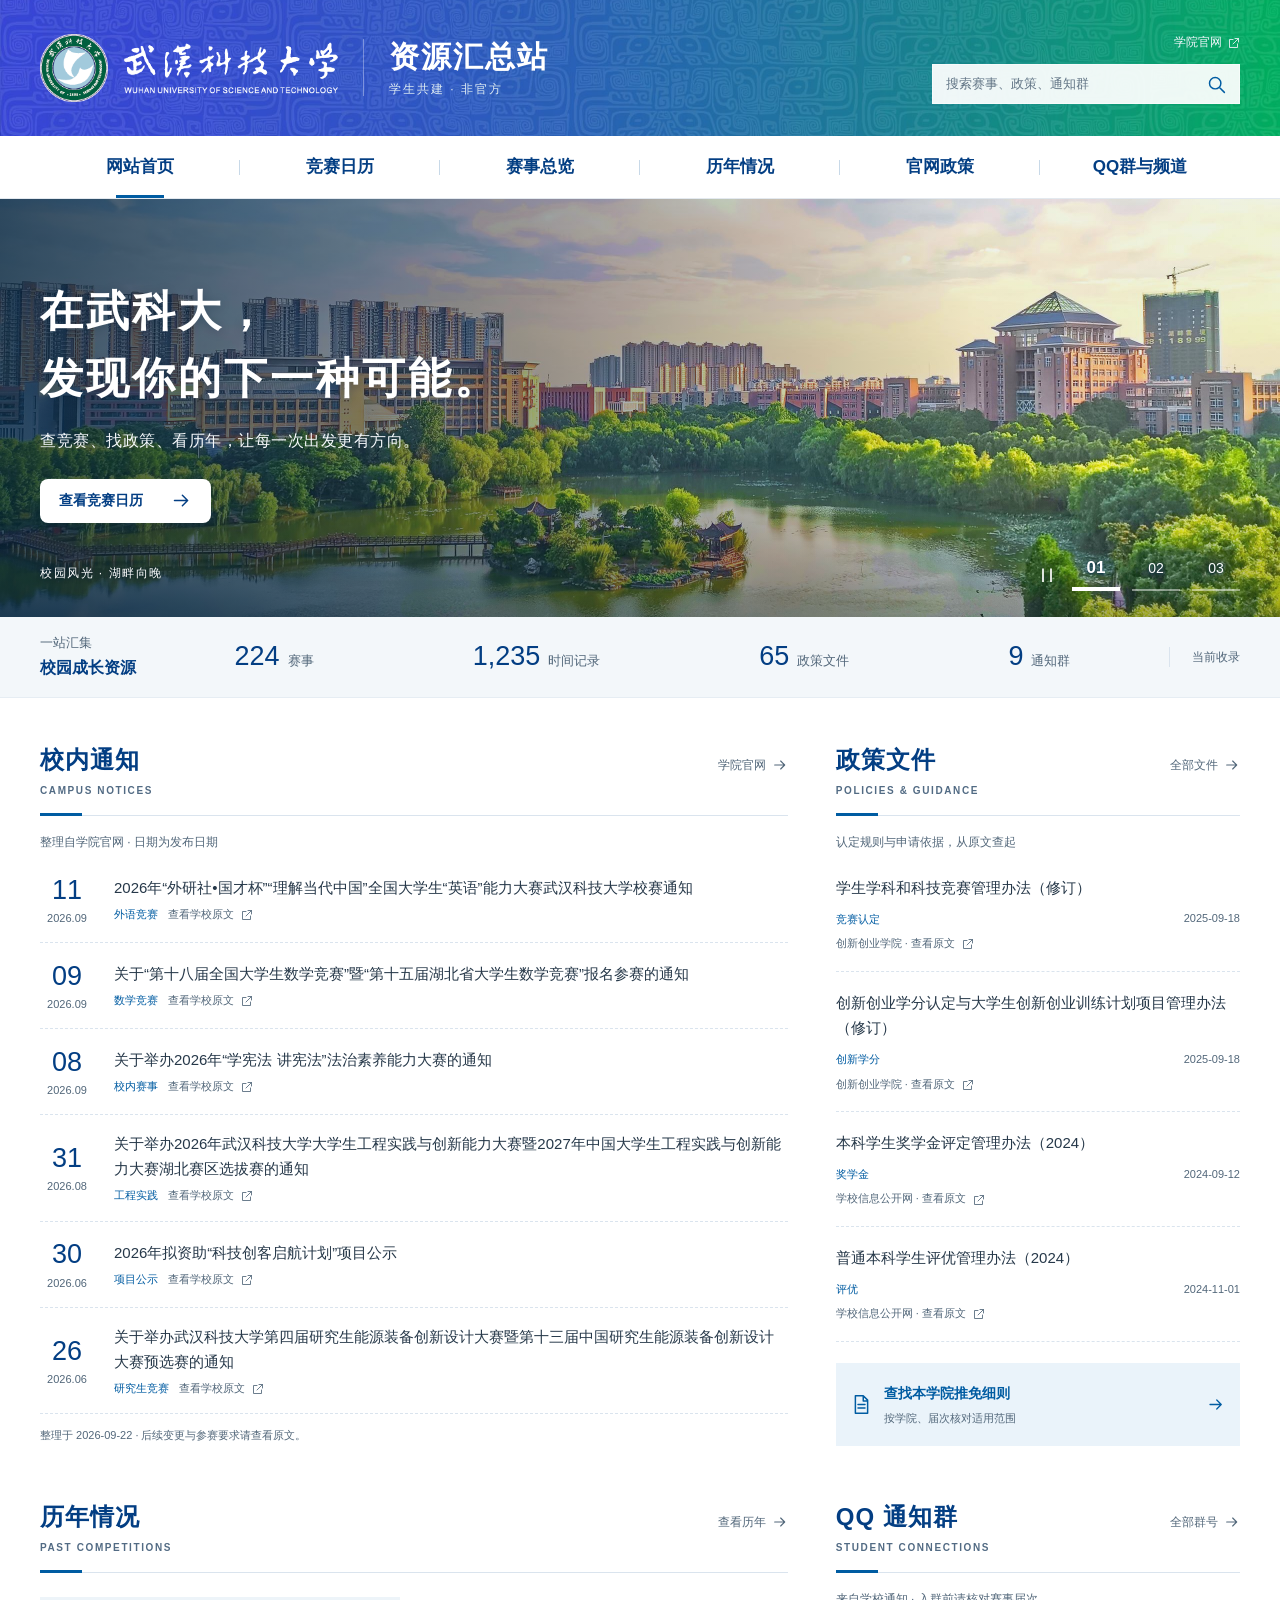
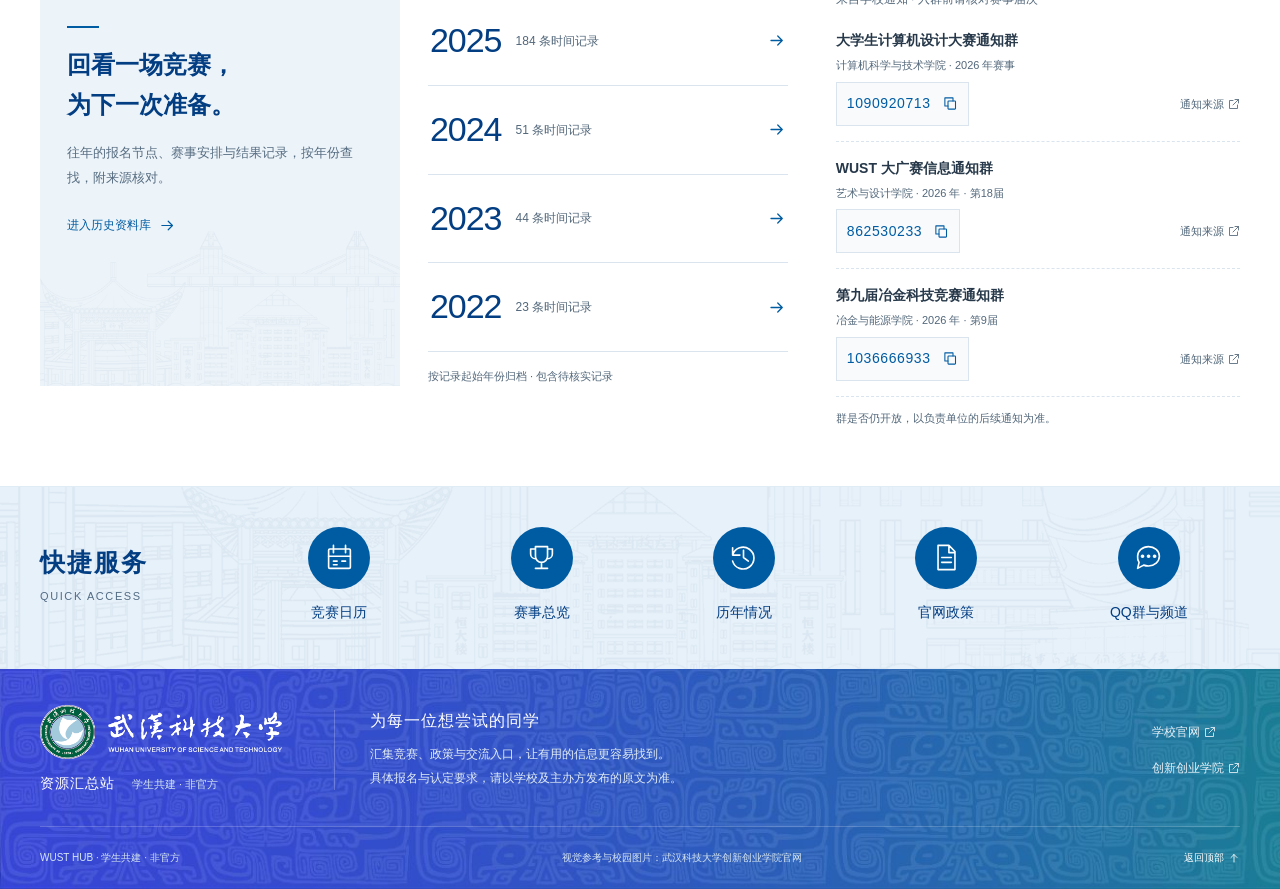
<file: index.html>
<!doctype html>
<html lang="zh-CN">
<head>
  <meta charset="utf-8">
  <meta name="viewport" content="width=device-width,initial-scale=1">
  <meta name="description" content="武科大资源汇总站：竞赛日历、赛事信息、历年情况、官网政策与QQ群。学生共建，非官方。">
  <title>武科大资源汇总站 · 学生共建</title>
  <meta name="color-scheme" content="light">
  <link rel="stylesheet" href="./demo/style.css">
  <link rel="stylesheet" href="./site-shell.css">
  <!-- 首屏大图尽早开下：与下方 <img> 使用完全相同的 URL，避免重复请求 -->
  <link rel="preload" as="image" href="./assets/hero-333.jpg" fetchpriority="high">
  <!-- 衍生图（web/assets/）与原图同尺寸同构图：此处只换 background-image，其余声明沿用 demo/style.css -->
  <style>
    .masthead{background-image:url('./assets/headbg.jpg')}
    .footer{background-image:url('./assets/headbg.jpg')}
    .history-intro{background-image:url('./assets/con_bg.webp')}
    .quick-services{background-image:url('./assets/con_bg.webp')}
    /* 快捷服务圆形按钮：hover/键盘聚焦平滑放大（缓动对齐 GSAP power2.out），只动 transform 不动宽高 */
    .service-icon{transition:background .15s,transform .3s cubic-bezier(0.25,0.46,0.45,0.94)}
    .service-links>a:hover .service-icon,
    .service-links>a:focus-visible .service-icon{transform:scale(1.06)}
    @media (prefers-reduced-motion: reduce){
      .service-icon{transition:background .15s}
    }
  </style>
  <script src="data/competitions.js" defer></script>
  <script src="data/events.js" defer></script>
  <script src="./resources-data.js" defer></script>
  <script src="./resource-core.js" defer></script>
  <script src="./demo/notices.js" defer></script>
  <script src="./home.js" defer></script>
</head>
<body class="site-home" data-page="home">
  <a class="skip-link" href="#main">跳到主要内容</a>
  <svg class="icon-sprite" aria-hidden="true" xmlns="http://www.w3.org/2000/svg">
    <symbol id="i-search" viewBox="0 0 24 24"><circle cx="10.5" cy="10.5" r="6.5"/><path d="m16 16 5 5"/></symbol>
    <symbol id="i-arrow" viewBox="0 0 24 24"><path d="M4 12h15m-6-6 6 6-6 6"/></symbol>
    <symbol id="i-calendar" viewBox="0 0 24 24"><rect x="3" y="5" width="18" height="16" rx="1"/><path d="M7 2v6m10-6v6M3 11h18m-14 4h3m4 0h3m-10 3h3"/></symbol>
    <symbol id="i-trophy" viewBox="0 0 24 24"><path d="M7 3h10v8a5 5 0 0 1-10 0V3Zm0 2H3v4a4 4 0 0 0 4 4m10-8h4v4a4 4 0 0 1-4 4m-5 3v5m-5 0h10"/></symbol>
    <symbol id="i-history" viewBox="0 0 24 24"><path d="M3 10a9 9 0 1 1 0 5M3 4v6h6m3-4v6l4 3"/></symbol>
    <symbol id="i-file" viewBox="0 0 24 24"><path d="M14 2H5v20h14V7l-5-5Zm0 0v6h5M8 12h8m-8 4h8"/></symbol>
    <symbol id="i-chat" viewBox="0 0 24 24"><path d="M21 11a9 8 0 0 1-9 8 11 11 0 0 1-4-.7L3 21l1.2-5A7.4 7.4 0 0 1 3 11a9 8 0 0 1 18 0Z"/><path d="M7 11h.1m4.9 0h.1m4.9 0h.1" stroke-width="3"/></symbol>
    <symbol id="i-copy" viewBox="0 0 24 24"><rect x="8" y="8" width="12" height="13" rx="1"/><path d="M16 8V3H3v13h5"/></symbol>
    <symbol id="i-external" viewBox="0 0 24 24"><path d="M14 3h7v7M21 3 10 14m0-9H3v16h16v-7"/></symbol>
    <symbol id="i-close" viewBox="0 0 24 24"><path d="m6 6 12 12M6 18 18 6"/></symbol>
  </svg>

  <header class="masthead">
    <div class="wrap masthead-inner">
      <a href="./index.html" class="brand" aria-label="武科大资源汇总站首页">
        <img class="university-logo" src="./demo/assets/logo.png" width="456" height="103" alt="武汉科技大学 Wuhan University of Science and Technology">
        <span class="brand-divider"></span>
        <span class="brand-title"><strong>资源汇总站</strong><span>学生共建 · 非官方</span></span>
      </a>
      <div class="header-tools">
        <div class="utility"><a href="https://cxcy.wust.edu.cn/" target="_blank" rel="noopener noreferrer">学院官网 <svg class="icon" aria-hidden="true"><use href="#i-external"/></svg></a></div>
        <form id="site-search" class="search-form" role="search">
          <label class="sr-only" for="search-input">搜索赛事、政策、通知群</label>
          <input id="search-input" type="search" placeholder="搜索赛事、政策、通知群" autocomplete="off" maxlength="100" aria-controls="search-panel">
          <button type="submit" aria-label="搜索"><svg class="icon" aria-hidden="true"><use href="#i-search"/></svg></button>
        </form>
      </div>
    </div>
  </header>

  <nav class="main-nav" aria-label="主导航"><div class="wrap nav-inner">
    <a href="./index.html" aria-current="page">网站首页</a><a href="./calendar/index.html">竞赛日历</a><a href="./competitions/index.html">赛事总览</a><a href="./history/index.html">历年情况</a><a href="./policy/index.html">官网政策</a><a href="./qq/index.html">QQ群与频道</a>
  </div></nav>

  <section id="search-panel" class="search-panel" aria-labelledby="search-title" hidden>
    <div class="wrap">
      <div class="search-heading"><div><h2 id="search-title">站内搜索</h2><p id="search-summary" role="status"></p></div><button class="text-button" id="close-search" type="button">关闭搜索 <svg class="icon" aria-hidden="true"><use href="#i-close"/></svg></button></div>
      <div id="search-results" class="search-results"></div>
    </div>
  </section>

  <main id="main">
    <section class="hero" aria-label="校园资源导览" aria-roledescription="轮播图">
      <img id="hero-image" class="hero-image" src="./assets/hero-333.jpg" alt="夕阳下的武汉科技大学校园湖景与教学楼" width="2560" height="1280" fetchpriority="high">
      <div class="hero-shade"></div>
      <div class="wrap hero-inner">
        <div class="hero-copy" id="hero-copy" aria-live="polite" aria-atomic="true">
          <h1 id="hero-title">在武科大，<br>发现你的下一种可能。</h1>
          <p id="hero-description">查竞赛、找政策、看历年，让每一次出发更有方向。</p>
          <a id="hero-link" class="hero-button" href="./calendar/index.html">查看竞赛日历 <svg class="icon" aria-hidden="true"><use href="#i-arrow"/></svg></a>
        </div>
        <div class="hero-bottom"><span class="photo-caption" id="photo-caption">校园风光 · 湖畔向晚</span><div class="slide-controls" role="group" aria-label="选择横幅"><button id="rotation-toggle" type="button" aria-label="暂停自动轮播" title="暂停自动轮播"><svg class="icon" aria-hidden="true"><path d="M8 5v14M16 5v14"/></svg></button><button type="button" data-slide="0" aria-label="第1张：校园资源导览" aria-pressed="true">01</button><button type="button" data-slide="1" aria-label="第2张：赛事总览" aria-pressed="false">02</button><button type="button" data-slide="2" aria-label="第3张：官网政策" aria-pressed="false">03</button></div></div>
      </div>
    </section>

    <div class="collection-band"><div class="wrap collection-inner"><p>一站汇集 <strong>校园成长资源</strong></p><dl id="collection-stats"><div><dt>赛事</dt><dd>—</dd></div><div><dt>时间记录</dt><dd>—</dd></div><div><dt>政策文件</dt><dd>—</dd></div><div><dt>通知群</dt><dd>—</dd></div></dl><span class="collection-label">当前收录</span></div></div>

    <div class="wrap content-grid">
      <section class="notices-section" aria-labelledby="notices-title">
        <div class="section-heading"><div><h2 id="notices-title">校内通知</h2><span class="section-en" lang="en">CAMPUS NOTICES</span></div><a class="more-link" href="https://cxcy.wust.edu.cn/" target="_blank" rel="noopener noreferrer">学院官网 <svg class="icon" aria-hidden="true"><use href="#i-arrow"/></svg></a></div>
        <p class="section-note">整理自学院官网 · 日期为发布日期</p>
        <div id="notice-list" class="notice-list"><p class="empty-state">正在载入通知…</p></div>
        <p class="source-caption" id="notice-source">通知要求与后续变更请查看原文。</p>
      </section>

      <section class="policy-section" aria-labelledby="policy-title">
        <div class="section-heading"><div><h2 id="policy-title">政策文件</h2><span class="section-en" lang="en">POLICIES &amp; GUIDANCE</span></div><a class="more-link" href="./policy/index.html">全部文件 <svg class="icon" aria-hidden="true"><use href="#i-arrow"/></svg></a></div>
        <p class="section-note">认定规则与申请依据，从原文查起</p>
        <div id="policy-list" class="policy-list"><p class="empty-state">正在载入政策…</p></div>
        <a href="./policy/index.html?category=%E6%8E%A8%E5%85%8D" class="policy-callout"><svg class="icon" aria-hidden="true"><use href="#i-file"/></svg><span><strong>查找本学院推免细则</strong><small>按学院、届次核对适用范围</small></span><svg class="icon" aria-hidden="true"><use href="#i-arrow"/></svg></a>
      </section>

      <section class="history-section" aria-labelledby="history-title">
        <div class="section-heading"><div><h2 id="history-title">历年情况</h2><span class="section-en" lang="en">PAST COMPETITIONS</span></div><a class="more-link" href="./history/index.html">查看历年 <svg class="icon" aria-hidden="true"><use href="#i-arrow"/></svg></a></div>
        <div class="history-content"><div class="history-intro"><span class="history-line" aria-hidden="true"></span><h3>回看一场竞赛，<br>为下一次准备。</h3><p>往年的报名节点、赛事安排与结果记录，按年份查找，附来源核对。</p><a class="inline-link" href="./history/index.html">进入历史资料库 <svg class="icon" aria-hidden="true"><use href="#i-arrow"/></svg></a></div><div id="year-list" class="year-list"><p class="empty-state">正在载入历年记录…</p></div></div>
      </section>

      <section class="groups-section" aria-labelledby="groups-title">
        <div class="section-heading"><div><h2 id="groups-title">QQ 通知群</h2><span class="section-en" lang="en">STUDENT CONNECTIONS</span></div><a class="more-link" href="./qq/index.html">全部群号 <svg class="icon" aria-hidden="true"><use href="#i-arrow"/></svg></a></div>
        <p class="section-note">来自学校通知 · 入群前请核对赛事届次</p>
        <div id="group-list" class="group-list"><p class="empty-state">正在载入通知群…</p></div>
        <p class="source-caption">群是否仍开放，以负责单位的后续通知为准。</p>
      </section>
    </div>

    <section class="quick-services" aria-labelledby="services-title"><div class="wrap service-layout"><div class="service-heading"><h2 id="services-title">快捷服务</h2><span lang="en">QUICK ACCESS</span></div><div class="service-links">
      <a href="./calendar/index.html"><span class="service-icon"><svg class="icon" aria-hidden="true"><use href="#i-calendar"/></svg></span><span>竞赛日历</span></a>
      <a href="./competitions/index.html"><span class="service-icon"><svg class="icon" aria-hidden="true"><use href="#i-trophy"/></svg></span><span>赛事总览</span></a>
      <a href="./history/index.html"><span class="service-icon"><svg class="icon" aria-hidden="true"><use href="#i-history"/></svg></span><span>历年情况</span></a>
      <a href="./policy/index.html"><span class="service-icon"><svg class="icon" aria-hidden="true"><use href="#i-file"/></svg></span><span>官网政策</span></a>
      <a href="./qq/index.html"><span class="service-icon"><svg class="icon" aria-hidden="true"><use href="#i-chat"/></svg></span><span>QQ群与频道</span></a>
    </div></div></section>
  </main>

  <footer class="footer"><div class="wrap"><div class="footer-main"><div class="footer-brand"><img src="./demo/assets/logo.png" width="456" height="103" alt="武汉科技大学" loading="lazy"><p>资源汇总站 <span>学生共建 · 非官方</span></p></div><div class="footer-about"><h2>为每一位想尝试的同学</h2><p>汇集竞赛、政策与交流入口，让有用的信息更容易找到。<br>具体报名与认定要求，请以学校及主办方发布的原文为准。</p></div><div class="footer-links"><a href="https://www.wust.edu.cn/" target="_blank" rel="noopener noreferrer">学校官网 <svg class="icon" aria-hidden="true"><use href="#i-external"/></svg></a><a href="https://cxcy.wust.edu.cn/" target="_blank" rel="noopener noreferrer">创新创业学院 <svg class="icon" aria-hidden="true"><use href="#i-external"/></svg></a></div></div><div class="footer-bottom"><span>WUST HUB · 学生共建 · 非官方</span><span>视觉参考与校园图片：武汉科技大学创新创业学院官网</span><a href="#">返回顶部 <svg class="icon back-up" aria-hidden="true"><use href="#i-arrow"/></svg></a></div></div></footer>
  <div id="copy-status" class="toast" role="status" aria-live="polite" hidden></div>
  <noscript><p class="noscript">当前浏览器未启用 JavaScript，动态列表暂不可用。你仍可通过导航进入各功能页面。</p></noscript>
</body>
</html>
</file>
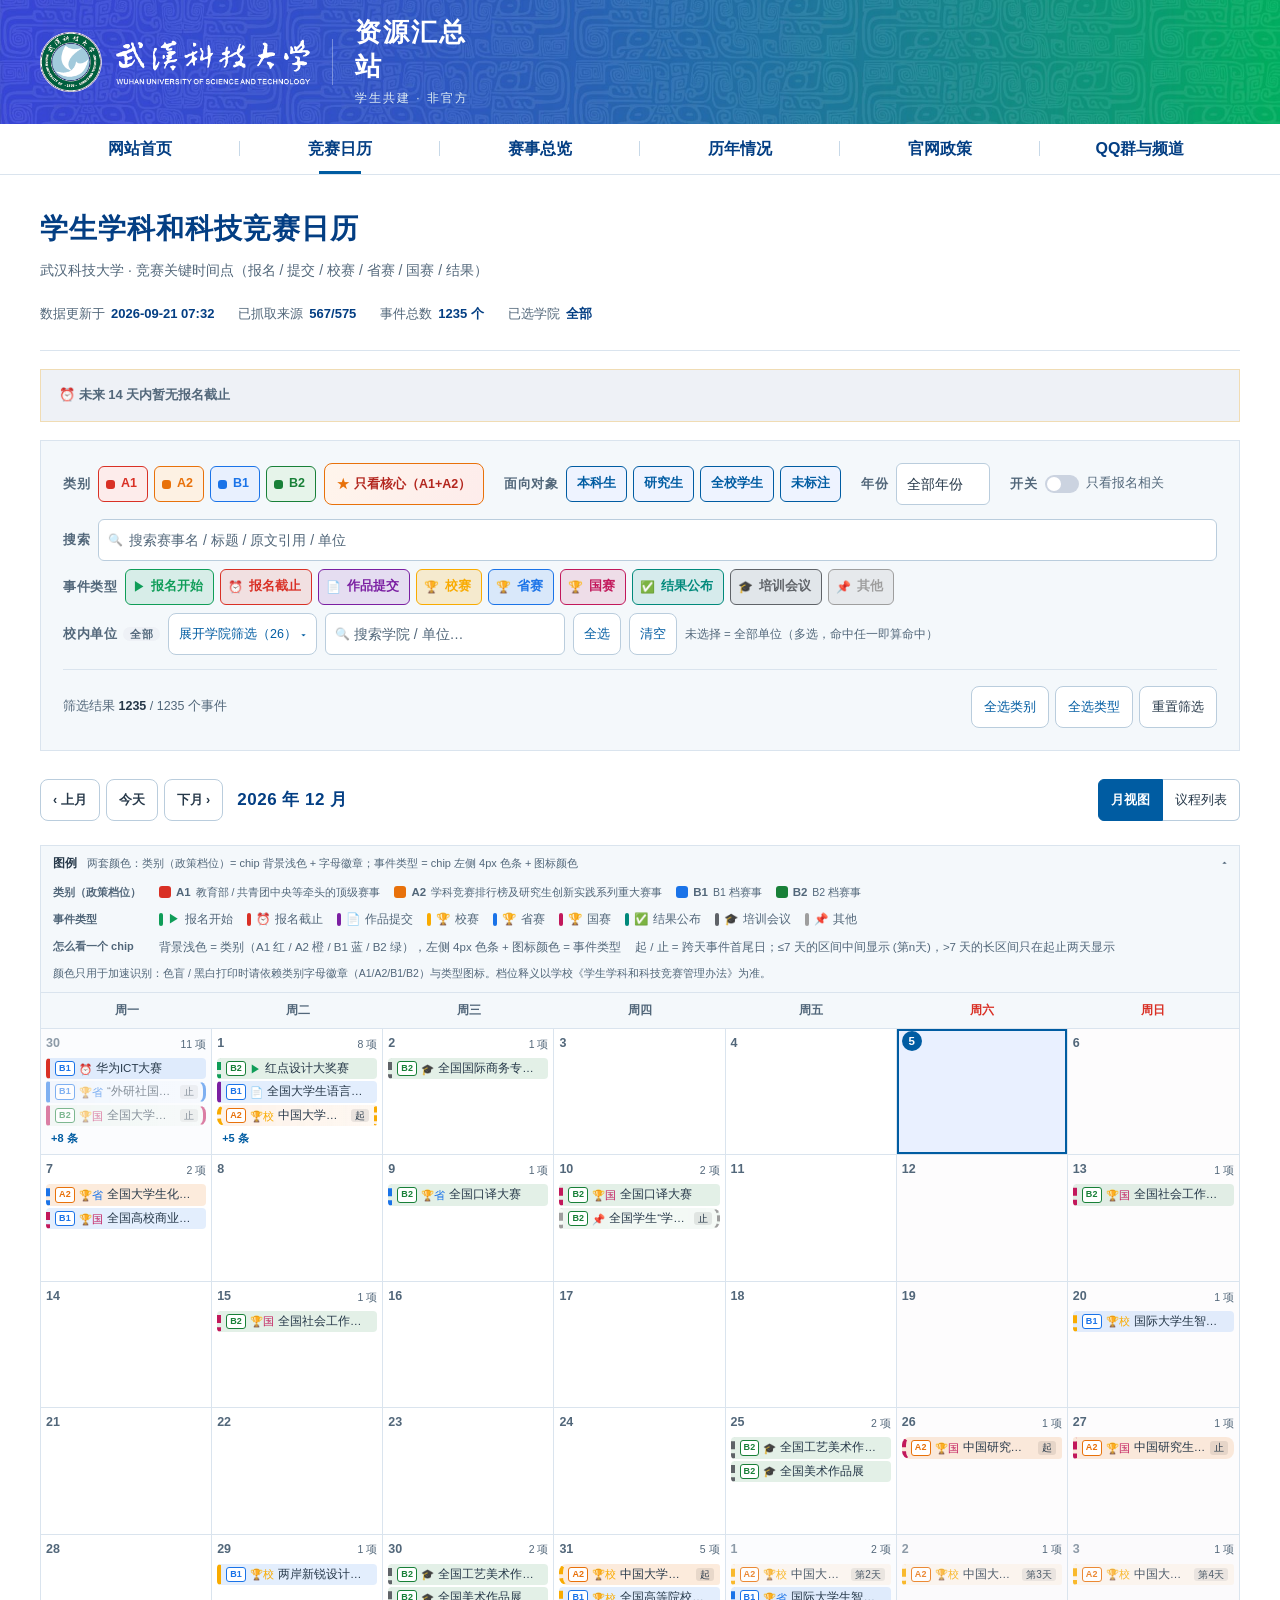
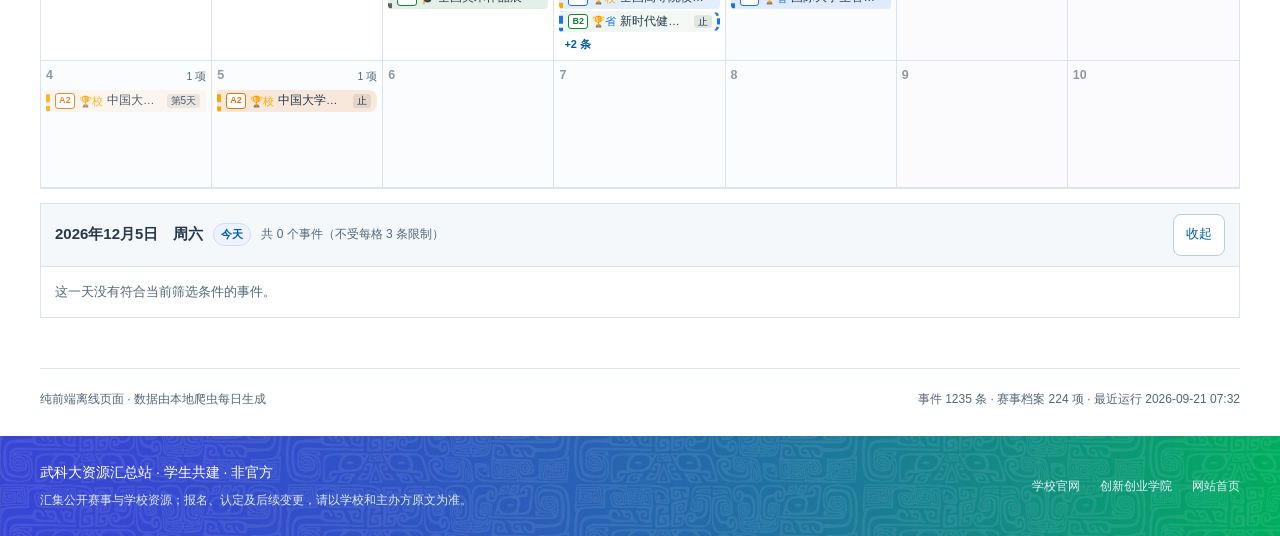
<file: calendar/index.html>
<!DOCTYPE html>
<html lang="zh-CN">
<head>
<meta charset="utf-8">
<meta name="viewport" content="width=device-width, initial-scale=1, viewport-fit=cover">
<meta name="color-scheme" content="light">
<title>武汉科技大学学生学科和科技竞赛日历</title>
<!-- 内联 SVG 图标：不引入任何外部资源 -->
<link rel="icon" href="data:image/svg+xml,%3Csvg xmlns='http://www.w3.org/2000/svg' viewBox='0 0 32 32'%3E%3Crect width='32' height='32' rx='7' fill='%231a4fbf'/%3E%3Ctext x='16' y='23' font-size='17' text-anchor='middle' fill='%23ffffff' font-family='sans-serif'%3E%E7%AB%9E%3C/text%3E%3C/svg%3E">
<link rel="stylesheet" href="style.css">

<link rel="stylesheet" href="../site-shell.css">
<link rel="stylesheet" href="../site-pages.css">
<script src="../site-shell.js" defer></script>
</head>
<body class="site-page" data-page="calendar">
<!-- site-header:start -->
<div data-site-header data-site-mounted="true">
  <header class="site-masthead">
    <div class="site-wrap site-masthead-inner">
      <a class="site-brand" href="../index.html" aria-label="武科大资源汇总站首页 · 学生共建，非官方">
        <img class="site-university-logo" src="../demo/assets/logo.png" width="456" height="103" alt="武汉科技大学 Wuhan University of Science and Technology">
        <span class="site-brand-divider" aria-hidden="true"></span>
        <span class="site-brand-title"><strong class="site-brand-name">资源汇总站</strong><span class="site-brand-identity">学生共建 · 非官方</span></span>
      </a>
    </div>
  </header>
  <nav class="site-nav" aria-label="主导航">
    <div class="site-wrap site-nav-inner">
      <a class="site-nav-link" href="../index.html">网站首页</a>
      <a class="site-nav-link" href="../calendar/index.html" aria-current="page">竞赛日历</a>
      <a class="site-nav-link" href="../competitions/index.html">赛事总览</a>
      <a class="site-nav-link" href="../history/index.html">历年情况</a>
      <a class="site-nav-link" href="../policy/index.html">官网政策</a>
      <a class="site-nav-link" href="../qq/index.html">QQ群与频道</a>
    </div>
  </nav>
</div>
<!-- site-header:end -->

<header class="topbar page-heading">
  <div class="topbar-row">
    <div class="brand">
      <div class="brand-text">
        <h1>学生学科和科技竞赛日历</h1>
        <p class="sub">武汉科技大学 · 竞赛关键时间点（报名 / 提交 / 校赛 / 省赛 / 国赛 / 结果）</p>
      </div>
    </div>
    <div class="stats" id="statsBar" aria-live="polite">
      <span class="stat"><span class="stat-k">数据更新于</span><b id="statGenerated">—</b></span>
      <span class="stat"><span class="stat-k">已抓取来源</span><b id="statSources">—</b></span>
      <span class="stat"><span class="stat-k">事件总数</span><b id="statEvents">—</b></span>
      <span class="stat" title="当前筛选已选中的校内组织单位（学院）数量"><span class="stat-k">已选学院</span><b id="statOrgs">全部</b></span>
    </div>
  </div>
</header>

<!-- 深链提示条：只有当 URL 带 ?no=<赛事编号>（可叠加 year / type）时才显示 -->
<div class="deeplink-bar" id="deepLinkBar" hidden></div>

<div class="deadline-bar" id="deadlineBar" aria-live="polite"></div>

<section class="filters" aria-label="筛选条件">
  <div class="filter-row">
    <div class="filter-group">
      <span class="filter-label">类别</span>
      <div class="pick-row" id="catFilters">
        <label class="pick cat-A1"><input type="checkbox" value="A1" checked><span class="dot"></span><span>A1</span></label>
        <label class="pick cat-A2"><input type="checkbox" value="A2" checked><span class="dot"></span><span>A2</span></label>
        <label class="pick cat-B1"><input type="checkbox" value="B1" checked><span class="dot"></span><span>B1</span></label>
        <label class="pick cat-B2"><input type="checkbox" value="B2" checked><span class="dot"></span><span>B2</span></label>
      </div>
      <button type="button" class="core-pill" id="btnCoreOnly" aria-pressed="false"
        title="A1 = 教育部 / 共青团中央等牵头的顶级赛事；A2 = 学科竞赛排行榜及研究生创新实践系列大赛中的重大赛事。开启后类别只保留 A1+A2，可与其他筛选叠加；再点一次恢复全选类别">
        <span class="core-star" aria-hidden="true">★</span><span>只看核心（A1+A2）</span>
      </button>
    </div>
    <div class="filter-group">
      <span class="filter-label">面向对象</span>
      <div class="pick-row" id="audienceFilters"></div>
    </div>
    <div class="filter-group">
      <span class="filter-label">年份</span>
      <select id="yearSelect" class="select">
        <option value="all">全部年份</option>
      </select>
    </div>
    <div class="filter-group">
      <span class="filter-label">开关</span>
      <label class="switch"><input type="checkbox" id="signupOnly"><span class="switch-track"><span class="switch-thumb"></span></span><span>只看报名相关</span></label>
    </div>
    <div class="filter-group grow">
      <span class="filter-label">搜索</span>
      <div class="search-wrap">
        <span class="search-icon" aria-hidden="true">🔍</span>
        <input type="search" id="searchInput" class="search" placeholder="搜索赛事名 / 标题 / 原文引用 / 单位" autocomplete="off">
      </div>
    </div>
  </div>

  <div class="filter-row">
    <div class="filter-group grow">
      <span class="filter-label">事件类型</span>
      <div class="pick-row wrap" id="typeFilters"></div>
    </div>
  </div>

  <div class="filter-row">
    <div class="filter-group grow">
      <span class="filter-label">校内单位<span class="label-badge" id="orgSelectedBadge">全部</span></span>
      <div class="org-filter">
        <div class="org-head">
          <button type="button" class="btn ghost" id="orgToggle" aria-expanded="false" aria-controls="orgFilters">展开学院筛选<span class="caret">▾</span></button>
          <div class="search-wrap org-search">
            <span class="search-icon" aria-hidden="true">🔍</span>
            <input type="search" id="orgSearch" class="search" placeholder="搜索学院 / 单位…" autocomplete="off">
          </div>
          <button type="button" class="btn ghost" id="btnAllOrgs">全选</button>
          <button type="button" class="btn ghost" id="btnClearOrgs">清空</button>
          <span class="org-hint" id="orgHint">未选择 = 全部单位（多选，命中任一即算命中）</span>
        </div>
        <div class="pick-row wrap org-picks" id="orgFilters" hidden></div>
      </div>
    </div>
  </div>

  <div class="filter-row filter-foot">
    <div class="result-count" id="resultCount">—</div>
    <div class="filter-actions">
      <button type="button" class="btn ghost" id="btnAllCats">全选类别</button>
      <button type="button" class="btn ghost" id="btnAllTypes">全选类型</button>
      <button type="button" class="btn" id="btnReset">重置筛选</button>
    </div>
  </div>
</section>

<main class="main">
  <div class="viewbar">
    <div class="nav-group">
      <button type="button" class="btn nav" id="btnPrev" title="上一月">‹ 上月</button>
      <button type="button" class="btn nav" id="btnToday">今天</button>
      <button type="button" class="btn nav" id="btnNext" title="下一月">下月 ›</button>
      <span class="period" id="periodLabel">—</span>
    </div>
    <div class="view-switch" role="tablist" aria-label="视图切换">
      <button type="button" class="btn seg is-active" id="btnMonthView" role="tab" aria-selected="true">月视图</button>
      <button type="button" class="btn seg" id="btnAgendaView" role="tab" aria-selected="false">议程列表</button>
    </div>
  </div>

  <section class="month-view" id="monthView" aria-label="月视图">
    <details class="legend" id="legend" open>
      <summary>
        <span class="legend-title">图例</span>
        <span class="legend-hint">两套颜色：类别（政策档位）= chip 背景浅色 + 字母徽章；事件类型 = chip 左侧 4px 色条 + 图标颜色</span>
        <span class="legend-caret" aria-hidden="true">▾</span>
      </summary>
      <div class="legend-body" id="legendBody"></div>
    </details>
    <div class="weekdays" aria-hidden="true">
      <span>周一</span><span>周二</span><span>周三</span><span>周四</span><span>周五</span><span class="wk">周六</span><span class="wk">周日</span>
    </div>
    <div class="month-grid" id="monthGrid"></div>
  </section>

  <section class="agenda-view" id="agendaView" aria-label="议程列表" hidden>
    <div class="agenda-toolbar">
      <label class="switch small"><input type="checkbox" id="agendaFromToday" checked><span class="switch-track"><span class="switch-thumb"></span></span><span>只看今天及以后</span></label>
      <span class="hint">按日期升序；跨天事件只在起始日列出，正在进行的事件显示在今天</span>
    </div>
    <div class="agenda-list" id="agendaList"></div>
  </section>

  <section class="day-panel" id="dayPanel" aria-label="当日事件" hidden></section>
</main>

<div class="empty-state" id="emptyState" hidden>
  <div class="empty-box">
    <div class="empty-icon" id="emptyIcon" aria-hidden="true">📭</div>
    <h2 id="emptyTitle">暂无数据</h2>
    <p class="empty-msg" id="emptyMsg">暂无数据，请先运行 crawler/pipeline.py</p>
    <div class="empty-diag" id="emptyDiag" hidden></div>
    <p class="empty-path" id="emptyPath">数据文件：data/events.json</p>
    <div class="empty-actions">
      <button type="button" class="btn primary" id="emptyRetry">🔄 重试加载</button>
    </div>
  </div>
</div>

<div class="overlay" id="overlay" hidden></div>
<aside class="drawer" id="detailDrawer" role="dialog" aria-modal="true" aria-labelledby="drawerTitle" hidden></aside>

<aside class="foot page-footnote" aria-label="数据说明">
  <span>纯前端离线页面 · 数据由本地爬虫每日生成</span>
  <span id="footMeta"></span>
</aside>

<!--
  内嵌数据通道：这两份文件由抓取管线额外产出（内容分别是 window.__EVENTS__ / window.__COMPETITIONS__）。
  必须放在 app.js 之前：这样用 file:// 直接双击打开时也能拿到数据（fetch 本地 json 会被 CORS 拦掉）。
  文件不存在时用 onerror 记下原因后静默跳过，由 app.js 回退到 fetch，不会中断后面的脚本。
-->
<script src="../data/events.js" onerror="window.__EVENTS_LOAD_ERROR__='../data/events.js 加载失败（文件不存在 / 404 / 路径不对）'"></script>
<script src="../data/competitions.js" onerror="window.__COMPETITIONS_LOAD_ERROR__='../data/competitions.js 加载失败（文件不存在 / 404 / 路径不对）'"></script>
<script src="app.js"></script>

<!-- site-footer:start -->
<div data-site-footer data-site-mounted="true">
  <footer class="site-footer">
    <div class="site-wrap site-footer-inner">
      <div class="site-footer-copy">
        <p class="site-footer-title">武科大资源汇总站 · 学生共建 · 非官方</p>
        <p class="site-footer-note">汇集公开赛事与学校资源；报名、认定及后续变更，请以学校和主办方原文为准。</p>
      </div>
      <div class="site-footer-links">
        <a class="site-footer-link" href="https://www.wust.edu.cn/" target="_blank" rel="noopener noreferrer">学校官网</a>
        <a class="site-footer-link" href="https://cxcy.wust.edu.cn/" target="_blank" rel="noopener noreferrer">创新创业学院</a>
        <a class="site-footer-link" href="../index.html">网站首页</a>
      </div>
    </div>
  </footer>
</div>
<!-- site-footer:end -->
</body>
</html>
</file>
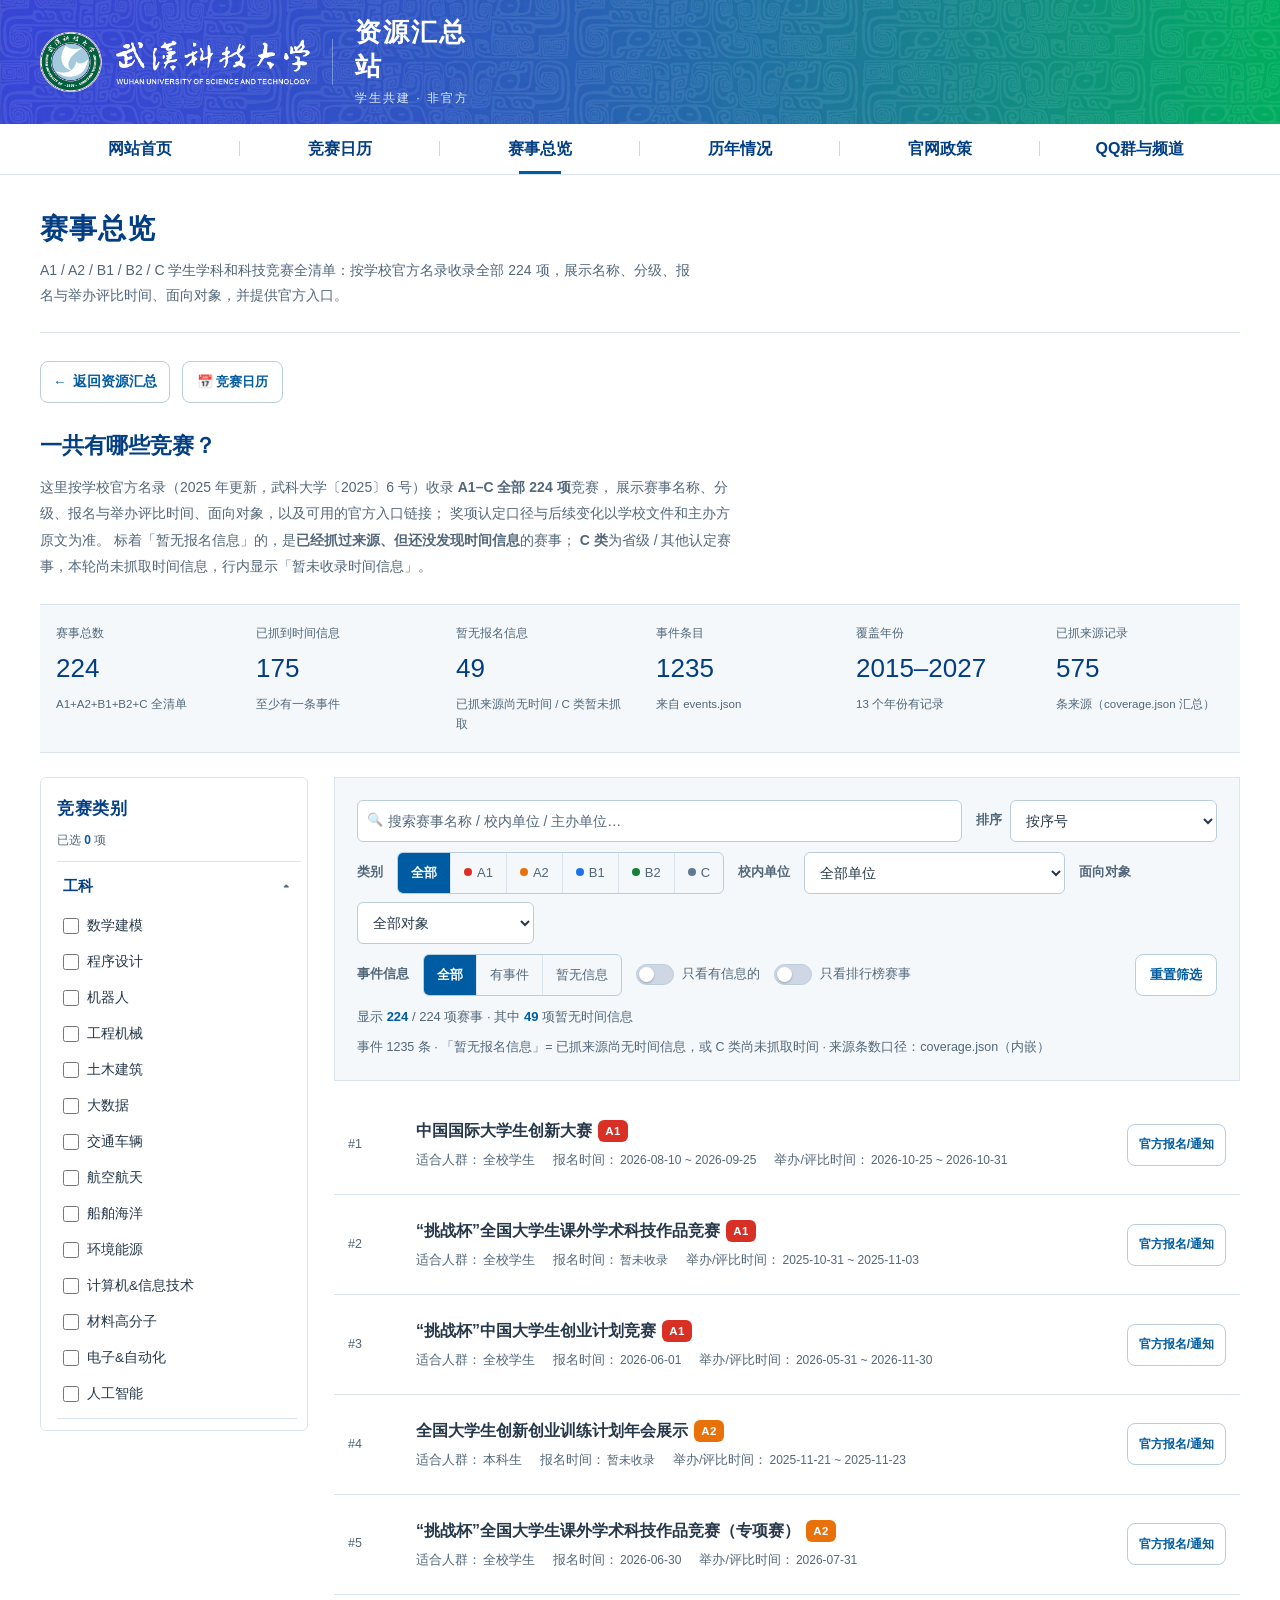
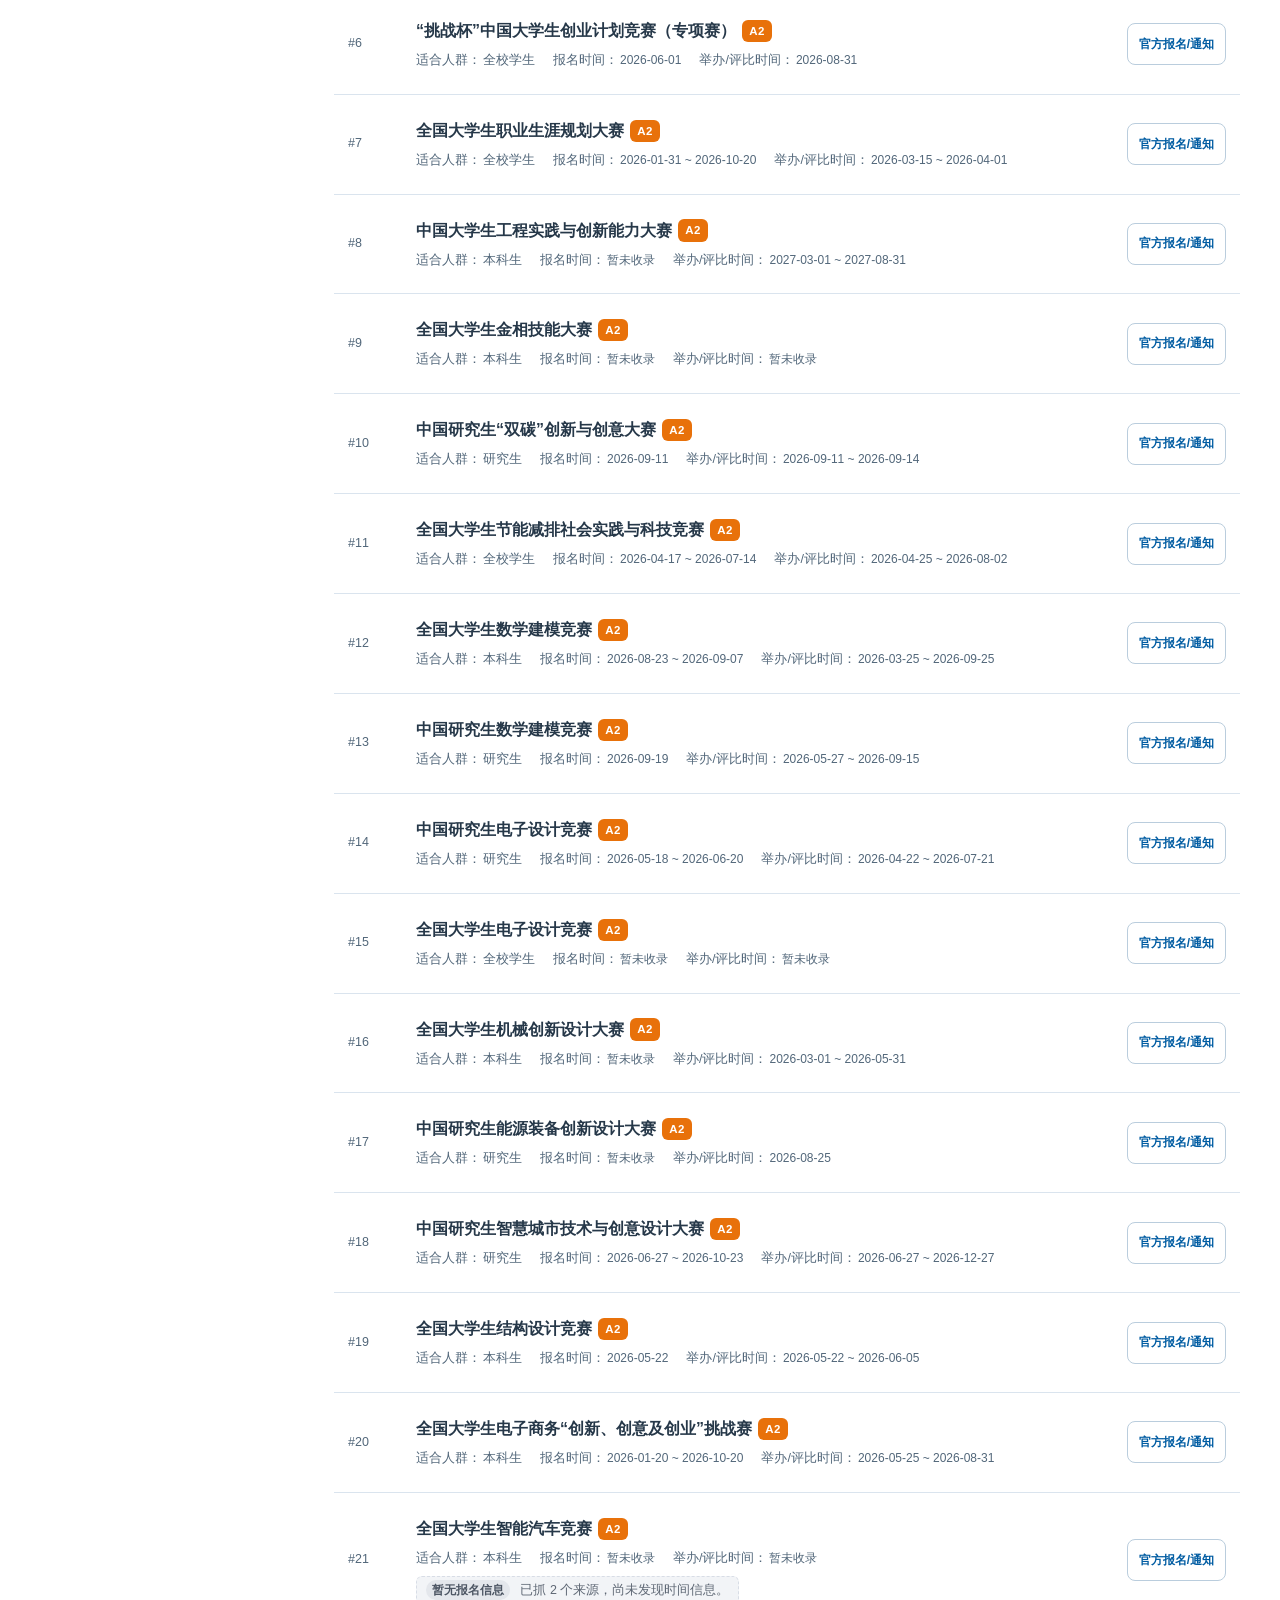
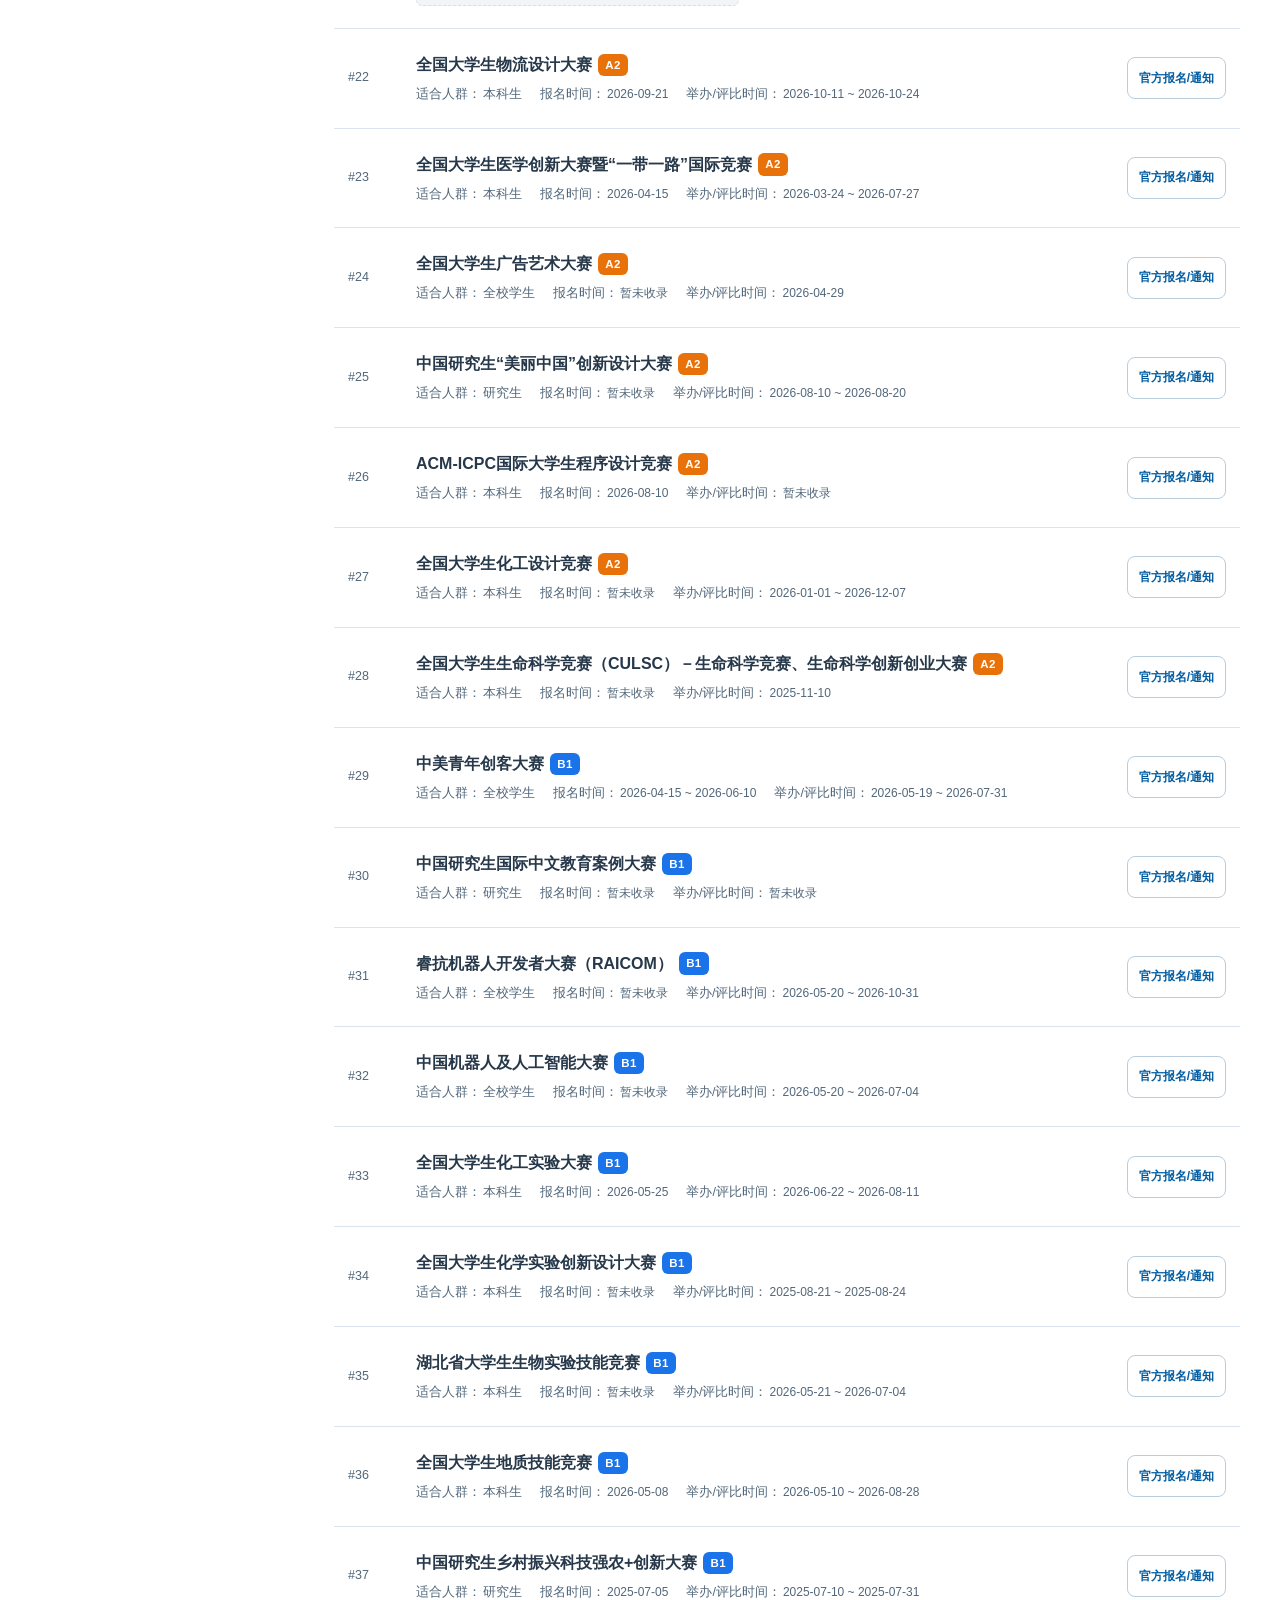
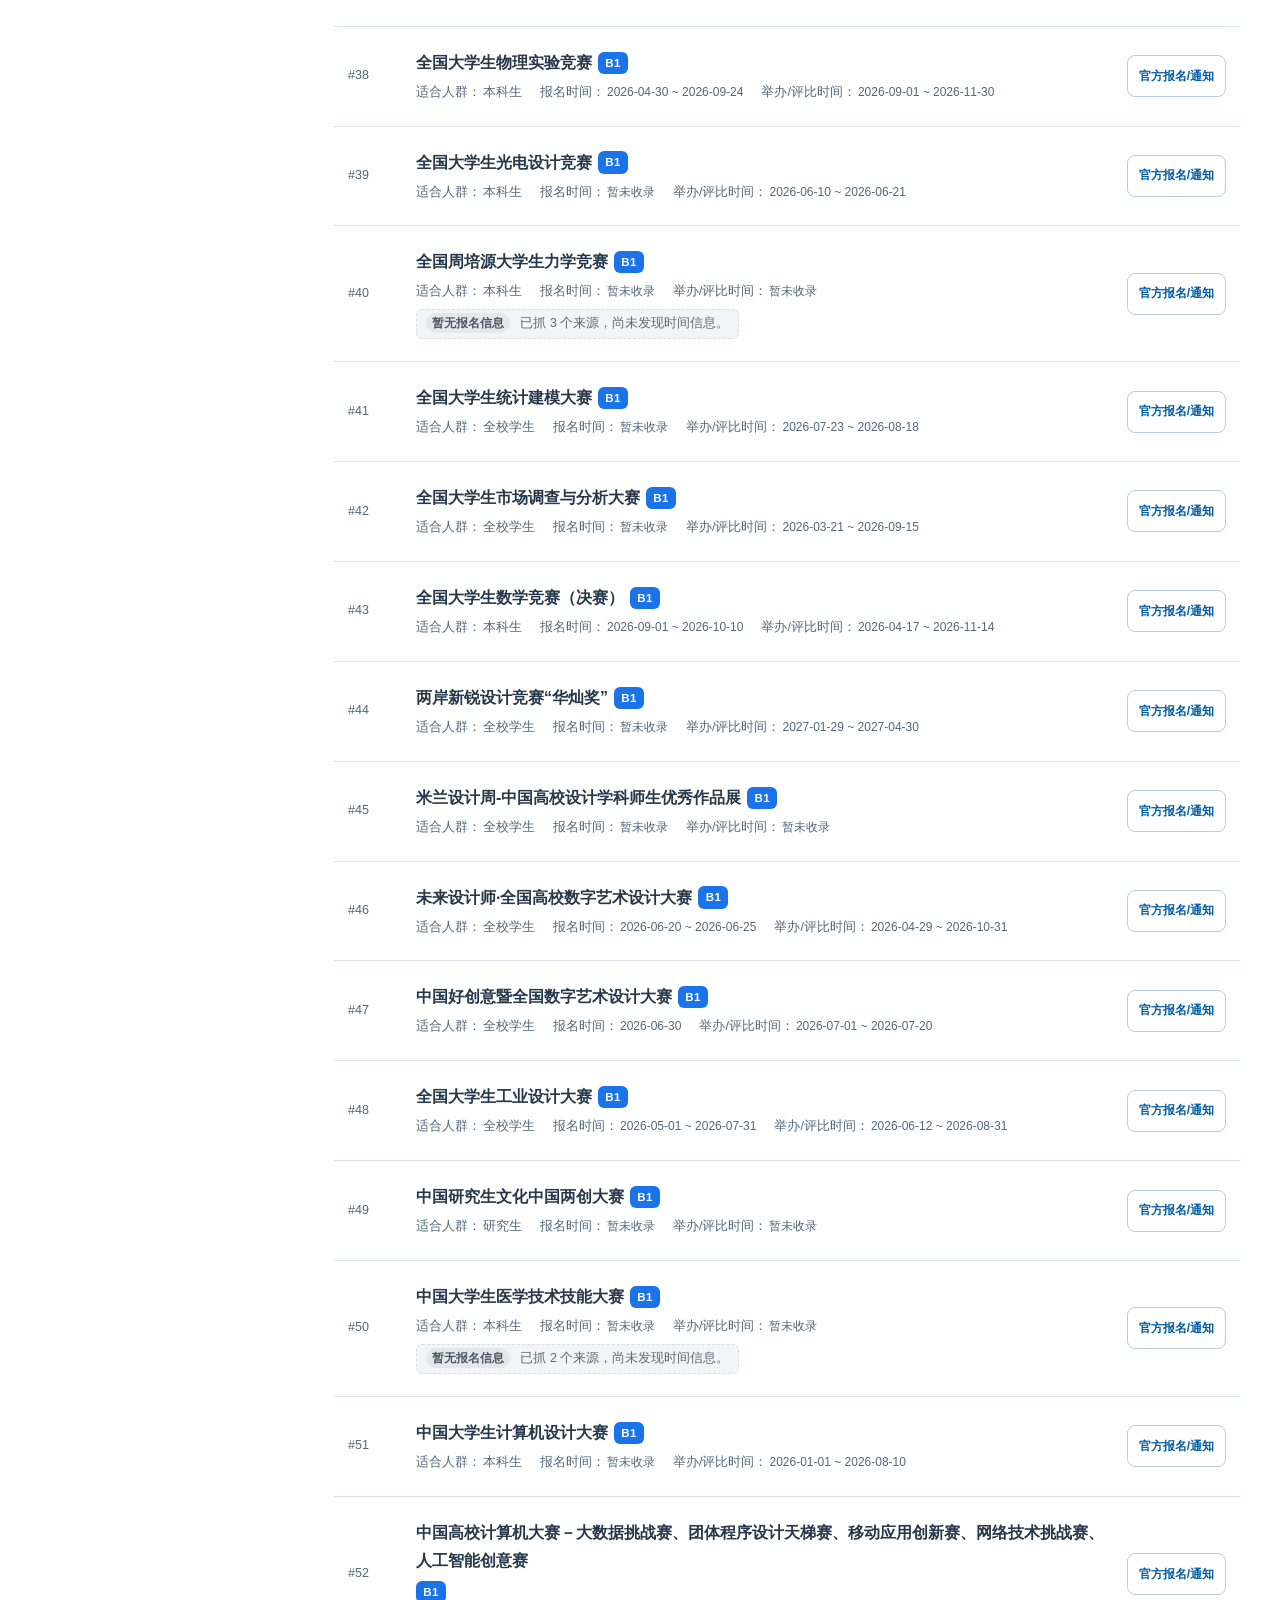
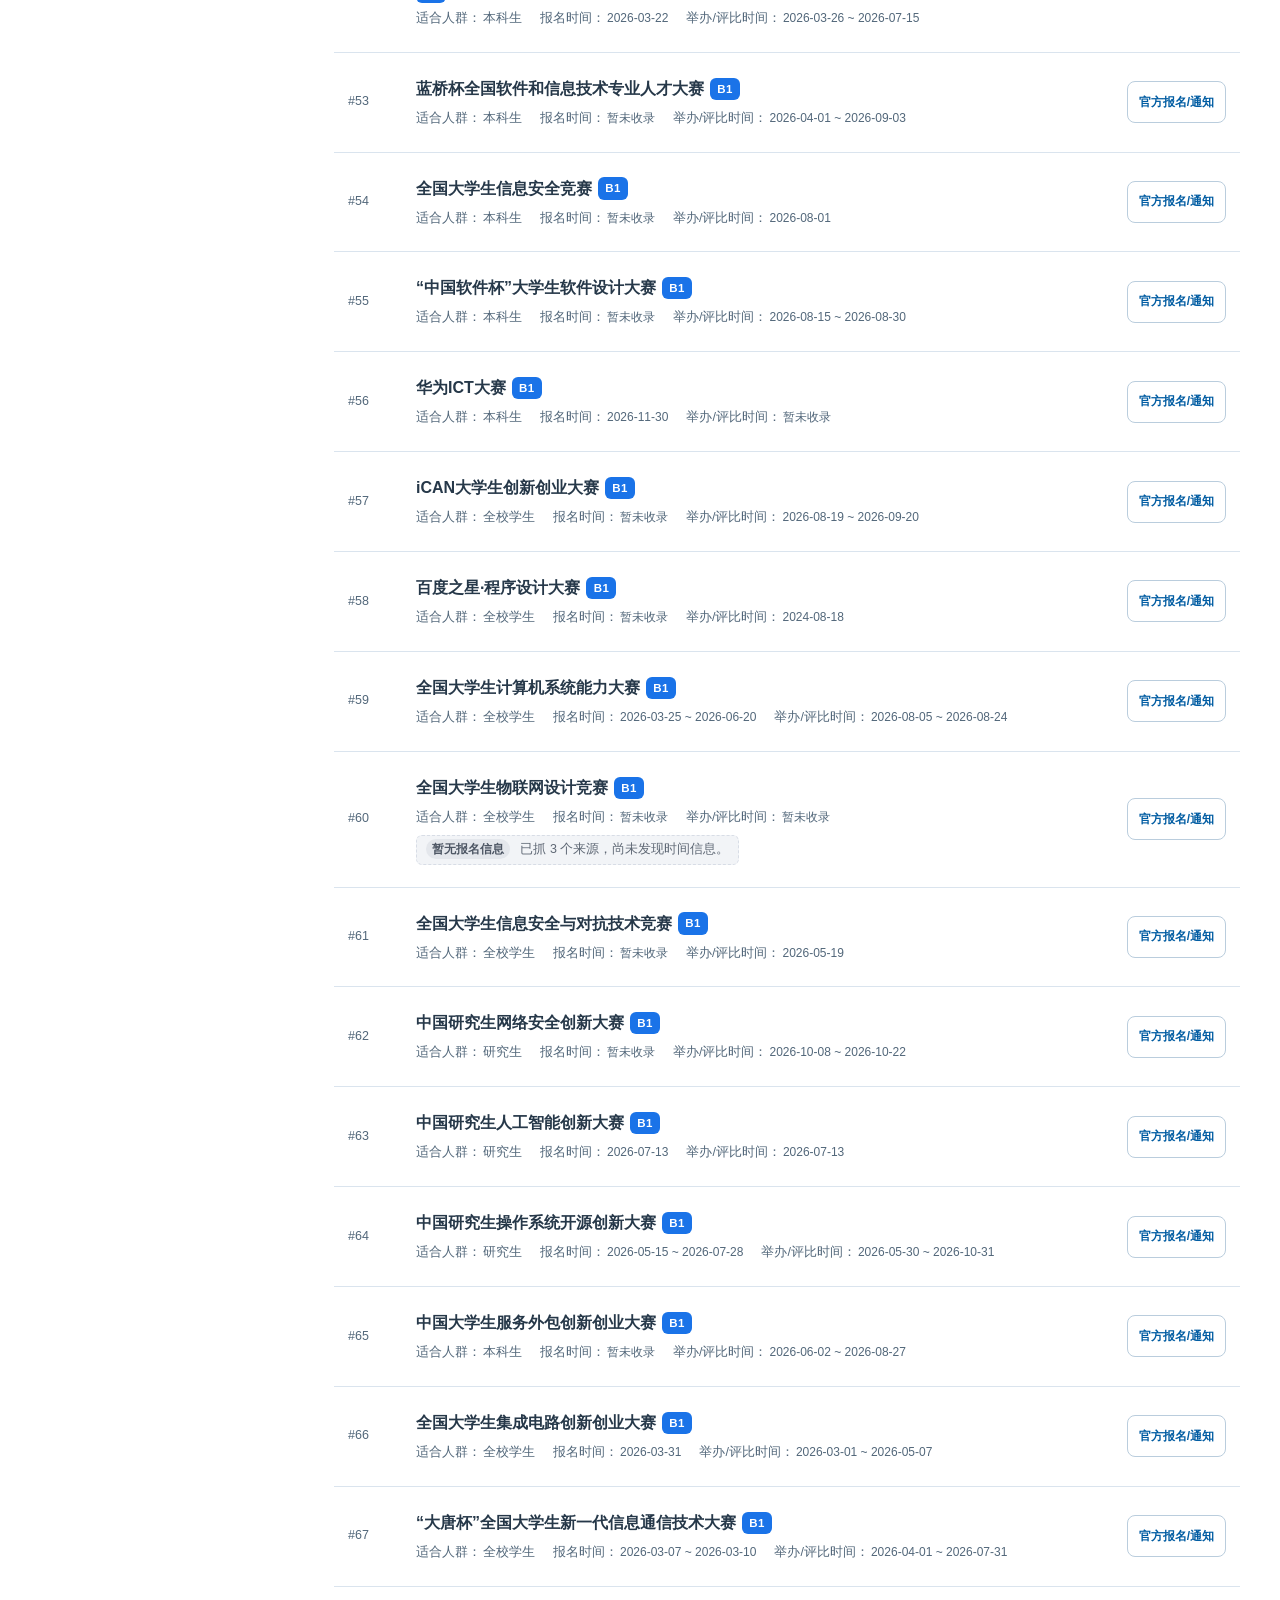
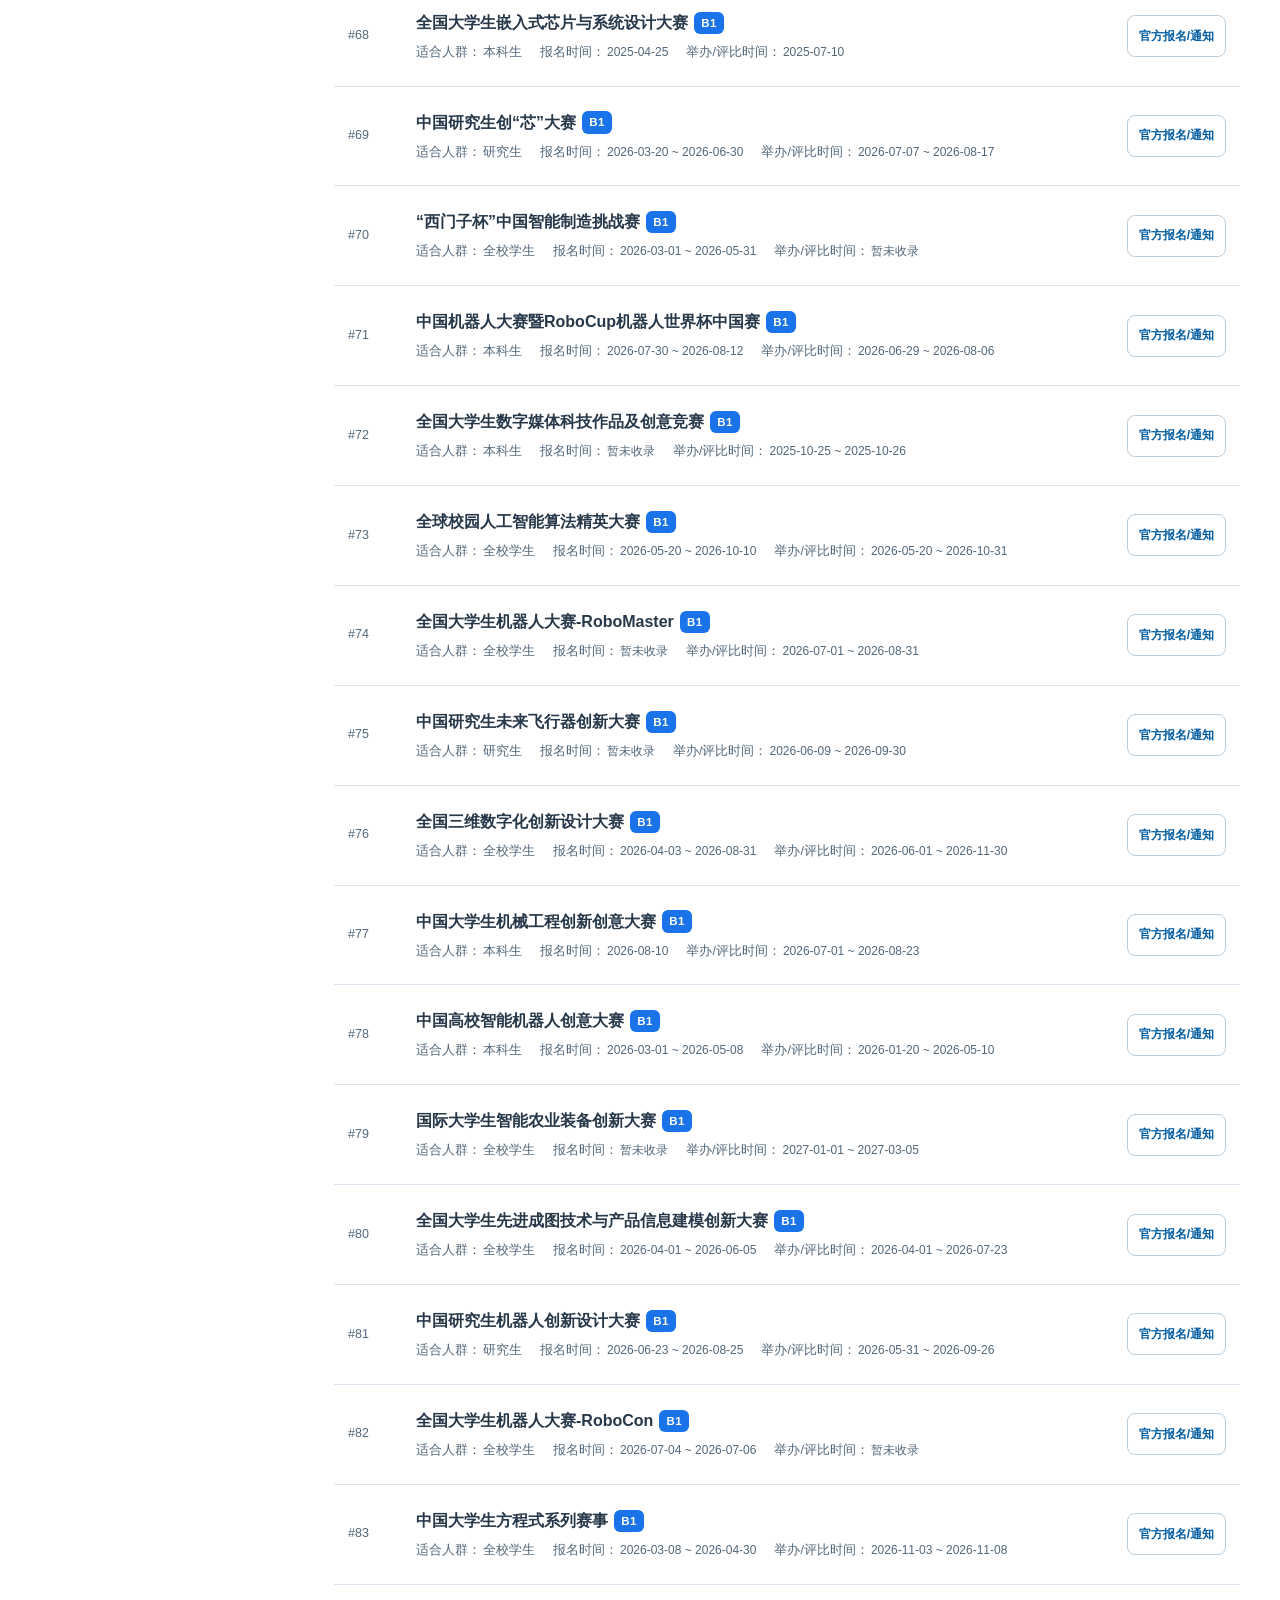
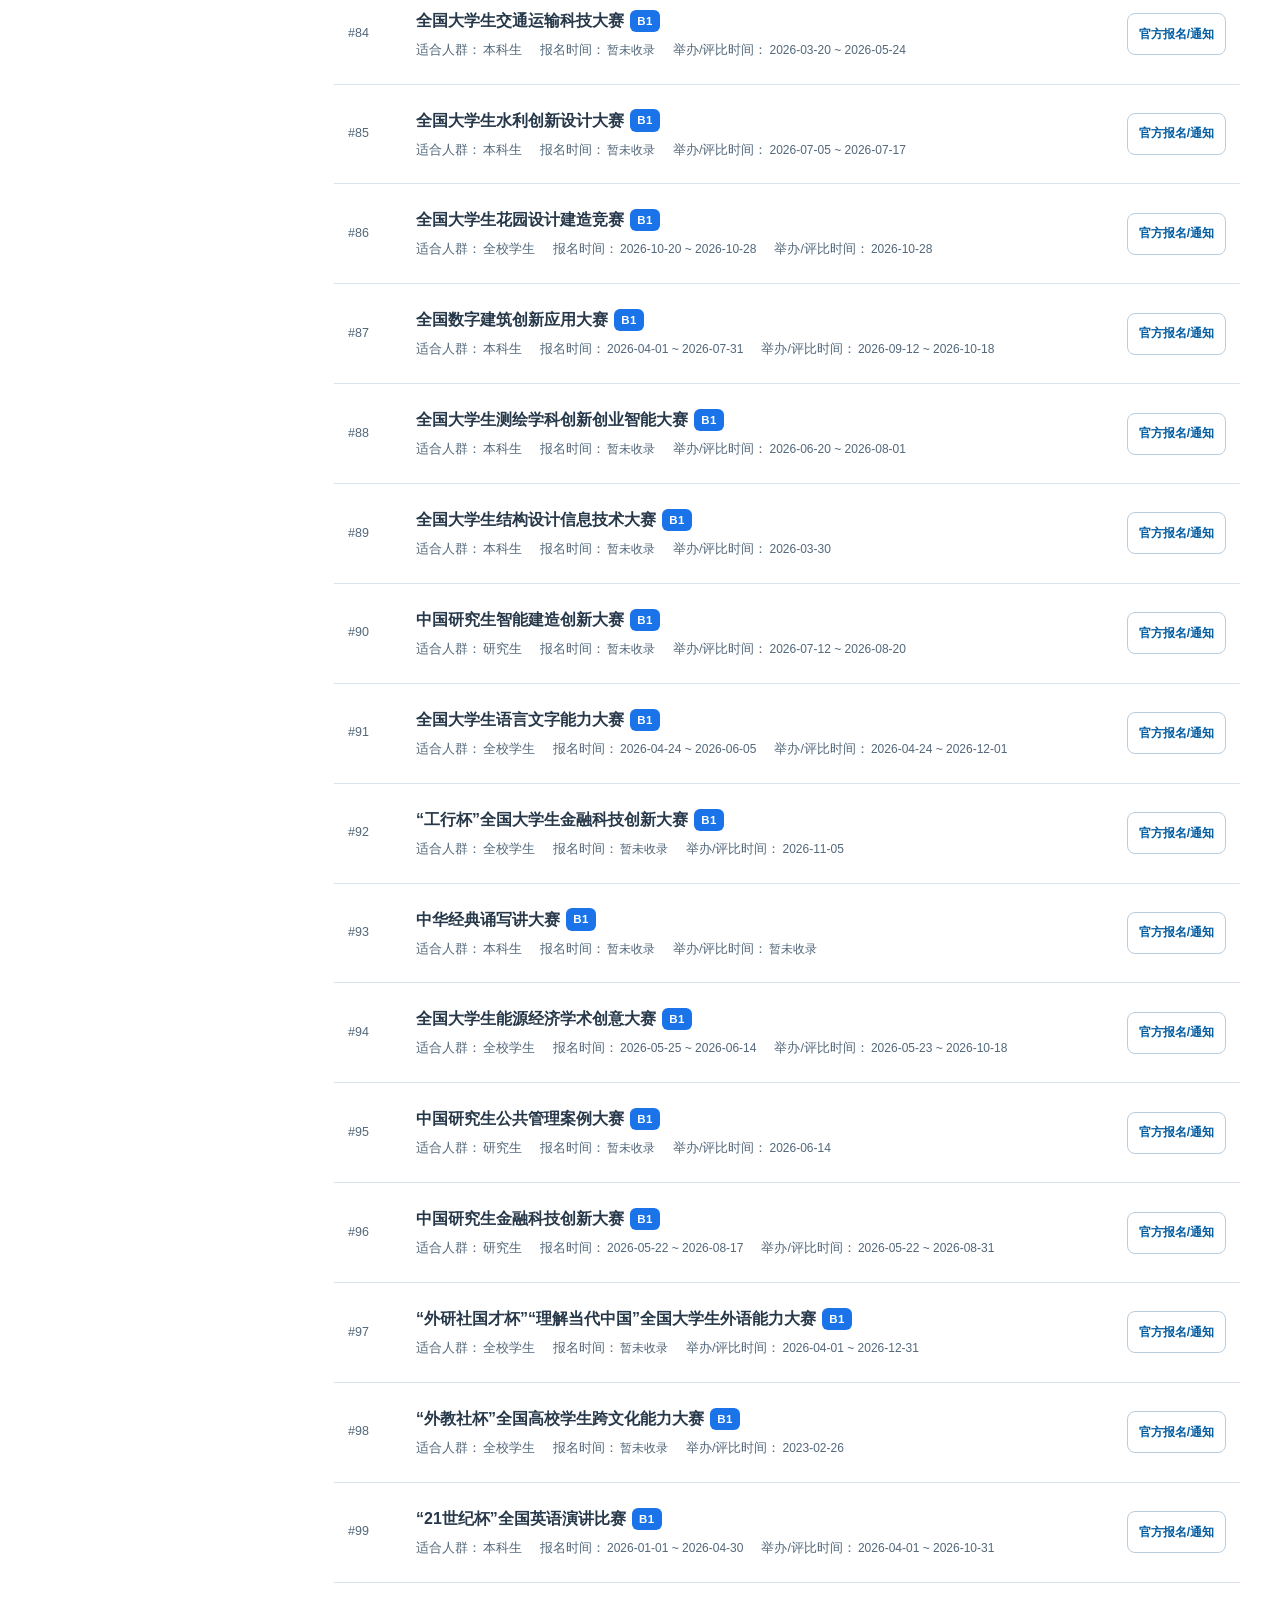
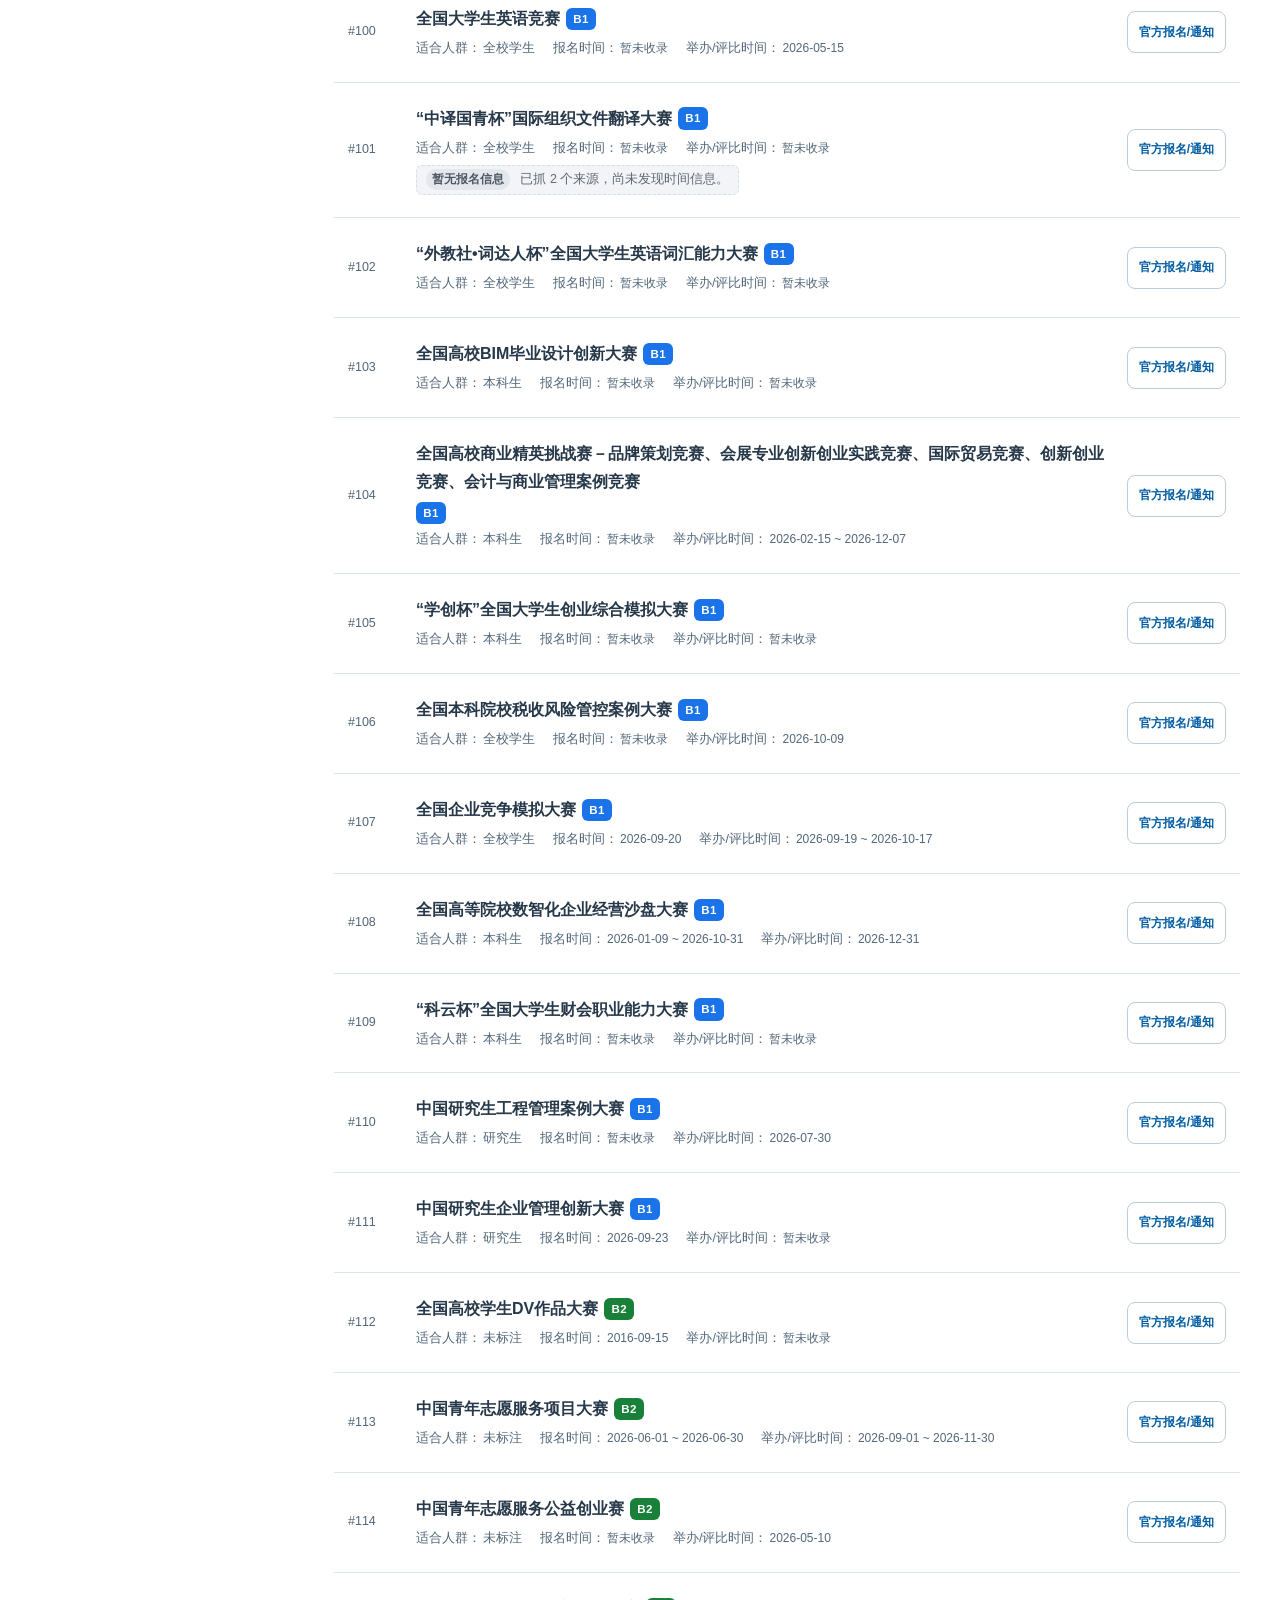
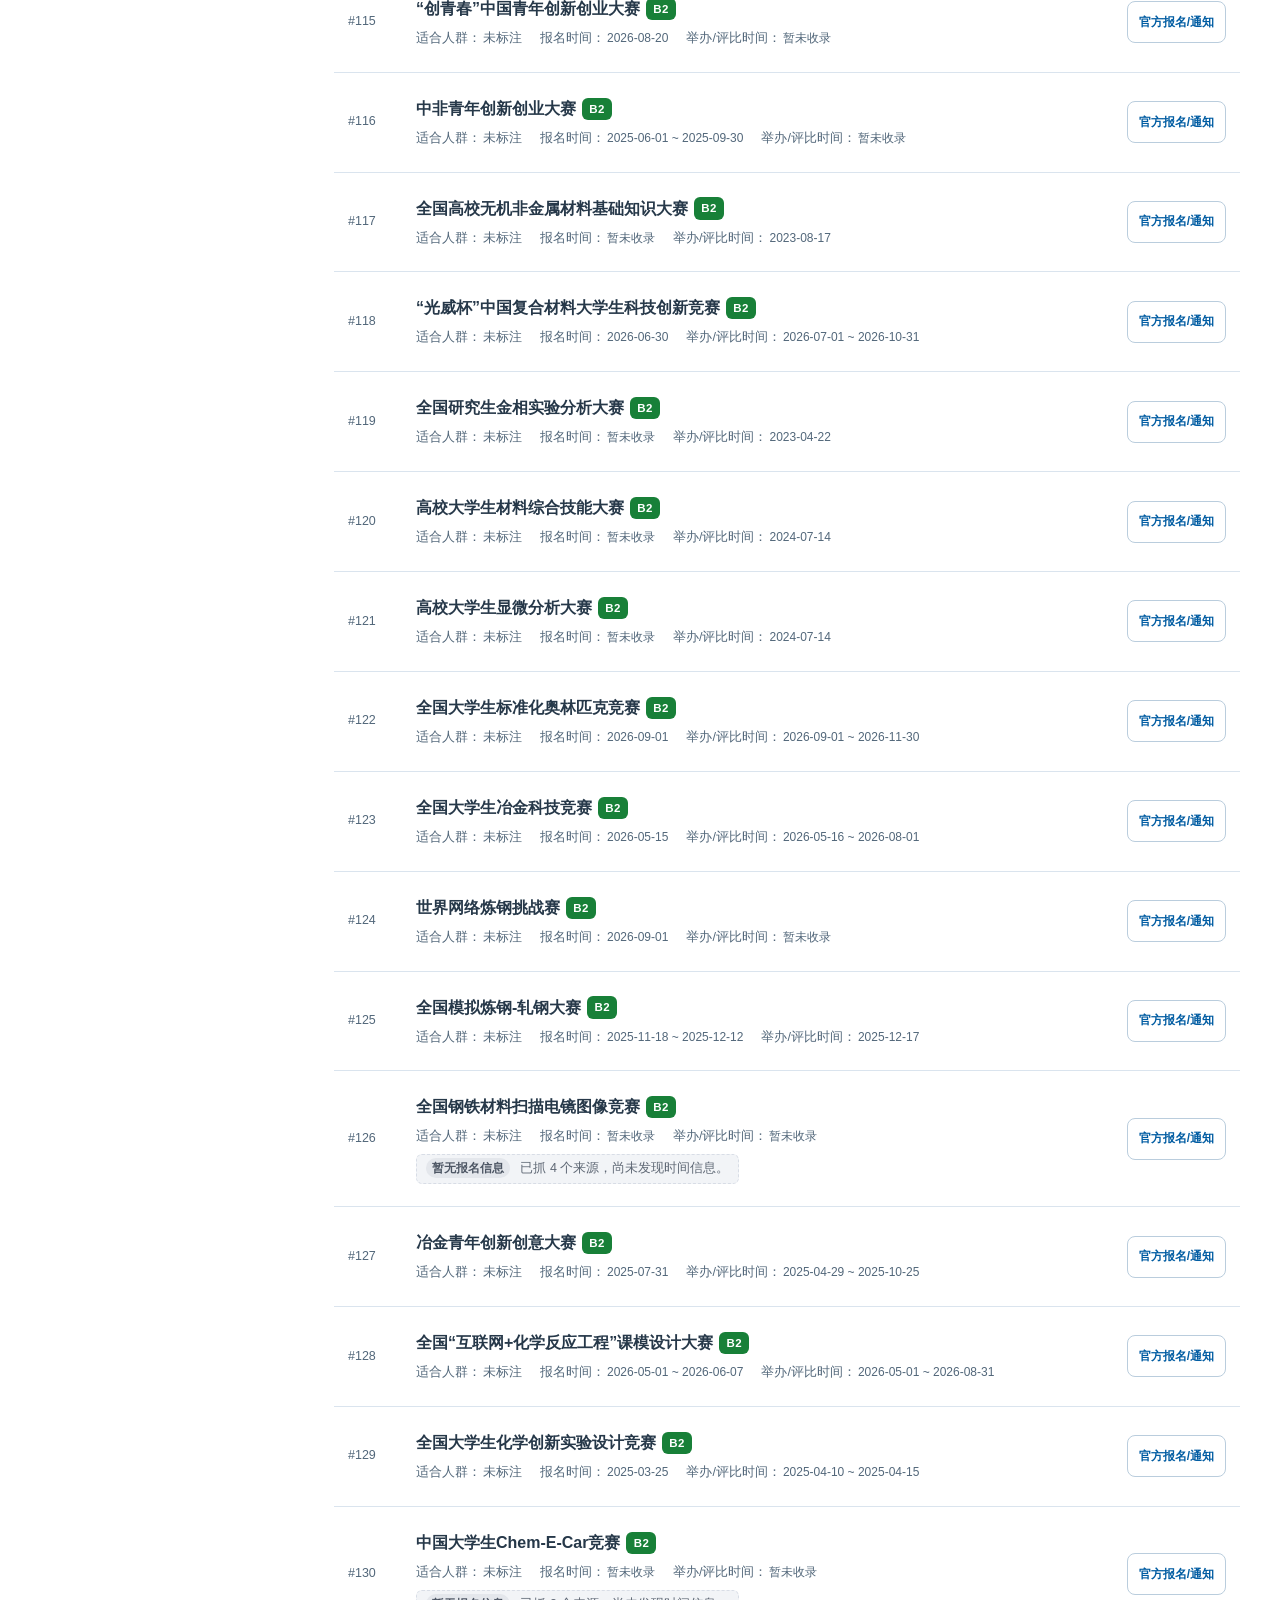
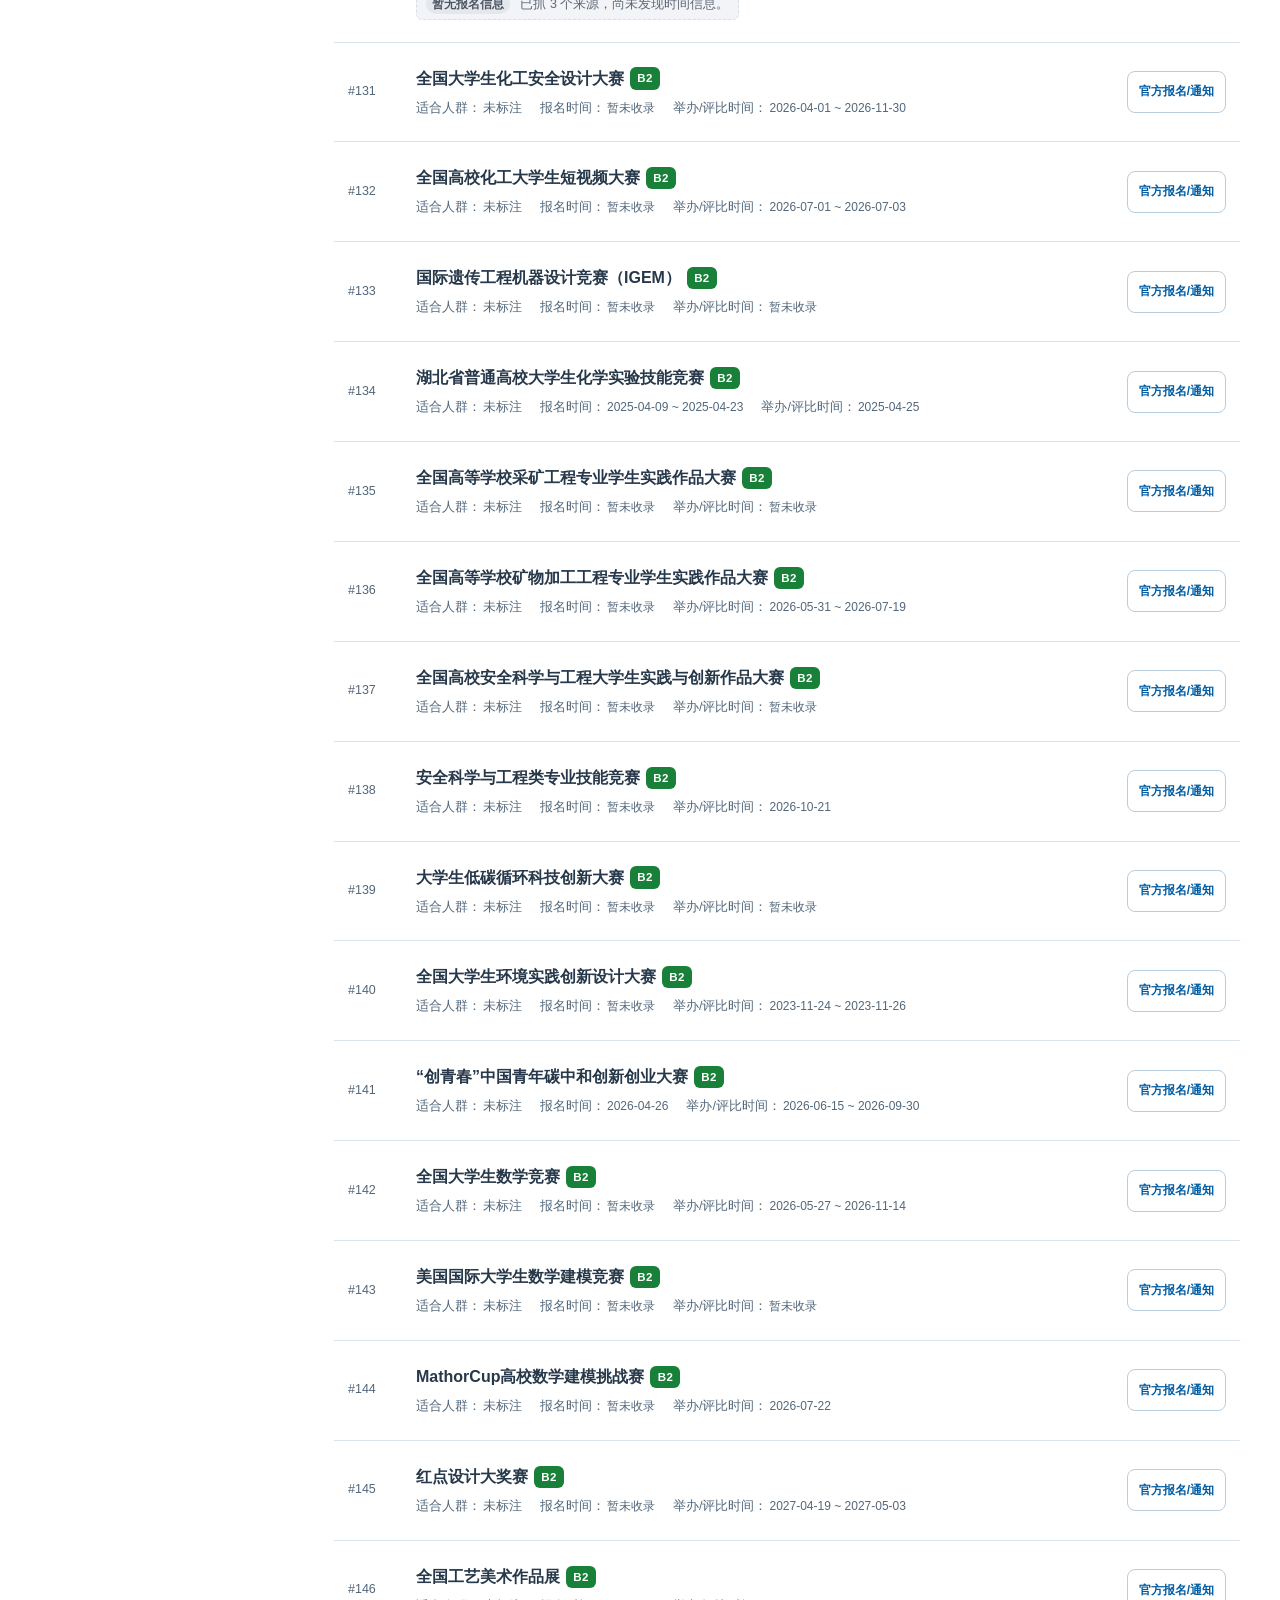
<file: competition/index.html>
<!DOCTYPE html>
<html lang="zh-CN">
<head>
<meta charset="utf-8">
<meta name="viewport" content="width=device-width, initial-scale=1, viewport-fit=cover">
<meta name="color-scheme" content="light">
<title>赛事信息 · 武科大资源汇总</title>
<meta name="robots" content="noindex">
<!--
  跳转桩：单项赛事详情页已下线（详情解析内容整体移除），此页只负责把旧链接转走，不再渲染任何赛事内容。
    · ?no=X  → ../calendar/index.html?no=X（竞赛日历对应的赛事深链）
    · 无参数 → ../competitions/index.html（赛事总览）
  meta refresh 是「JS 不可用」时的兜底（统一回总览）；带 no 参数的精确跳转由下面的脚本完成。
-->
<meta http-equiv="refresh" content="0;url=../competitions/index.html">
<!-- 内联 SVG 图标：不引入任何外部资源 -->
<link rel="icon" href="data:image/svg+xml,%3Csvg xmlns='http://www.w3.org/2000/svg' viewBox='0 0 32 32'%3E%3Crect width='32' height='32' rx='7' fill='%231a4fbf'/%3E%3Ctext x='16' y='23' font-size='16' text-anchor='middle' fill='%23ffffff' font-family='sans-serif'%3E%E8%B5%9B%3C/text%3E%3C/svg%3E">
<style>
  body {
    margin: 0;
    padding: 48px 20px;
    background: #f4f7fb;
    color: #22303f;
    font: 15px/1.7 -apple-system, BlinkMacSystemFont, "Segoe UI", "Microsoft YaHei", "PingFang SC", sans-serif;
  }
  .stub {
    max-width: 560px;
    margin: 0 auto;
    padding: 22px 24px;
    background: #fff;
    border: 1px solid #dbe3ec;
    border-radius: 10px;
  }
  .stub h1 { margin: 0 0 10px; font-size: 19px; color: #033e83; }
  .stub p { margin: 0 0 10px; }
  .stub a { color: #1a4fbf; }
  .stub .note { color: #5b6a7c; font-size: 13.5px; }
</style>
</head>
<body>
<main class="stub">
  <h1>正在跳转…</h1>
  <p>单项赛事详情页已下线：本页不再提供赛事详情内容。</p>
  <p><a id="stubFallback" href="../competitions/index.html">如果没有自动跳转，点这里继续</a>（赛事总览 / 竞赛日历）。</p>
  <p class="note">赛事名称、时间等信息请在「竞赛日历」与「赛事总览」查看；官方通知以主办方原文为准。</p>
</main>

<script>
(function () {
  'use strict';
  var target = '../competitions/index.html';
  try {
    var m = /[?&]no=([^&]*)/.exec(String(location.search || ''));
    if (m && m[1]) {
      target = '../calendar/index.html?no=' + encodeURIComponent(decodeURIComponent(m[1]));
    }
  } catch (e) { /* 非法 query：回总览，不报错 */ }
  var link = document.getElementById('stubFallback');
  if (link) link.setAttribute('href', target);
  location.replace(target);
})();
</script>
</body>
</html>
</file>
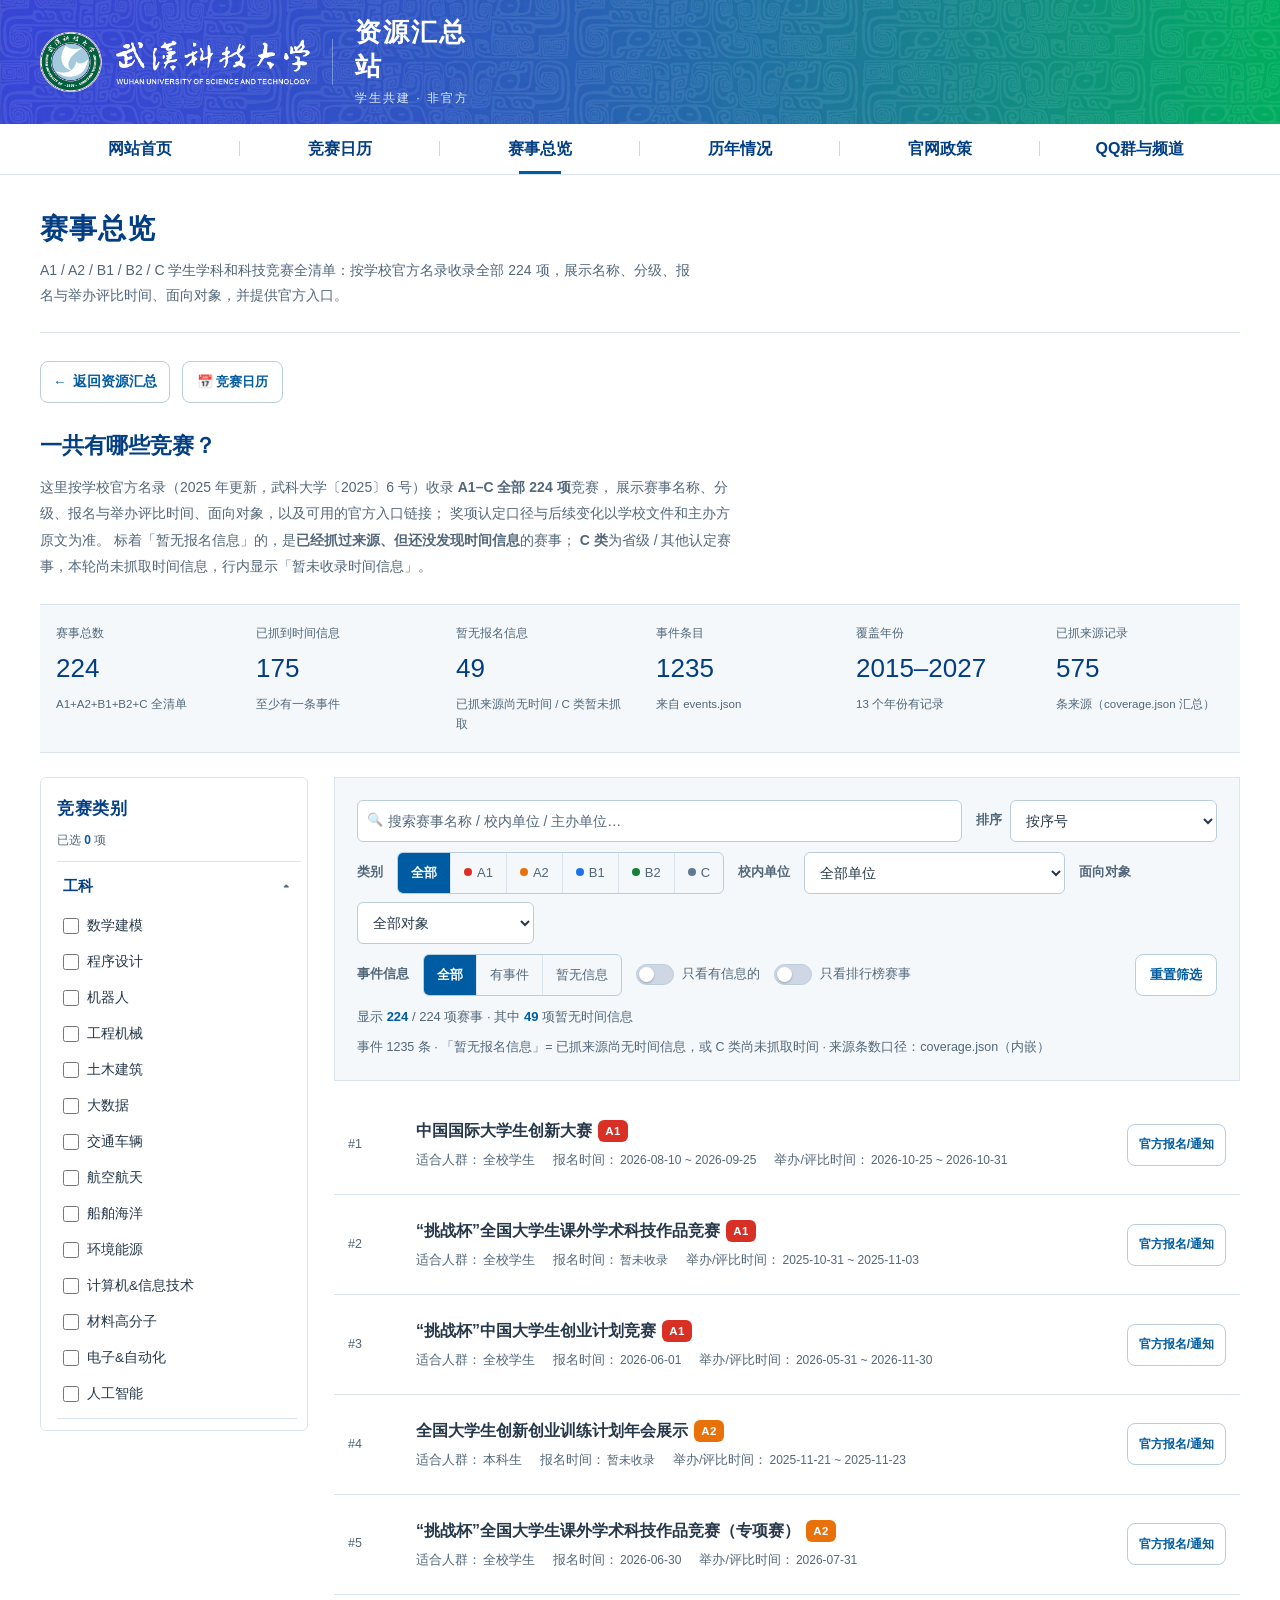
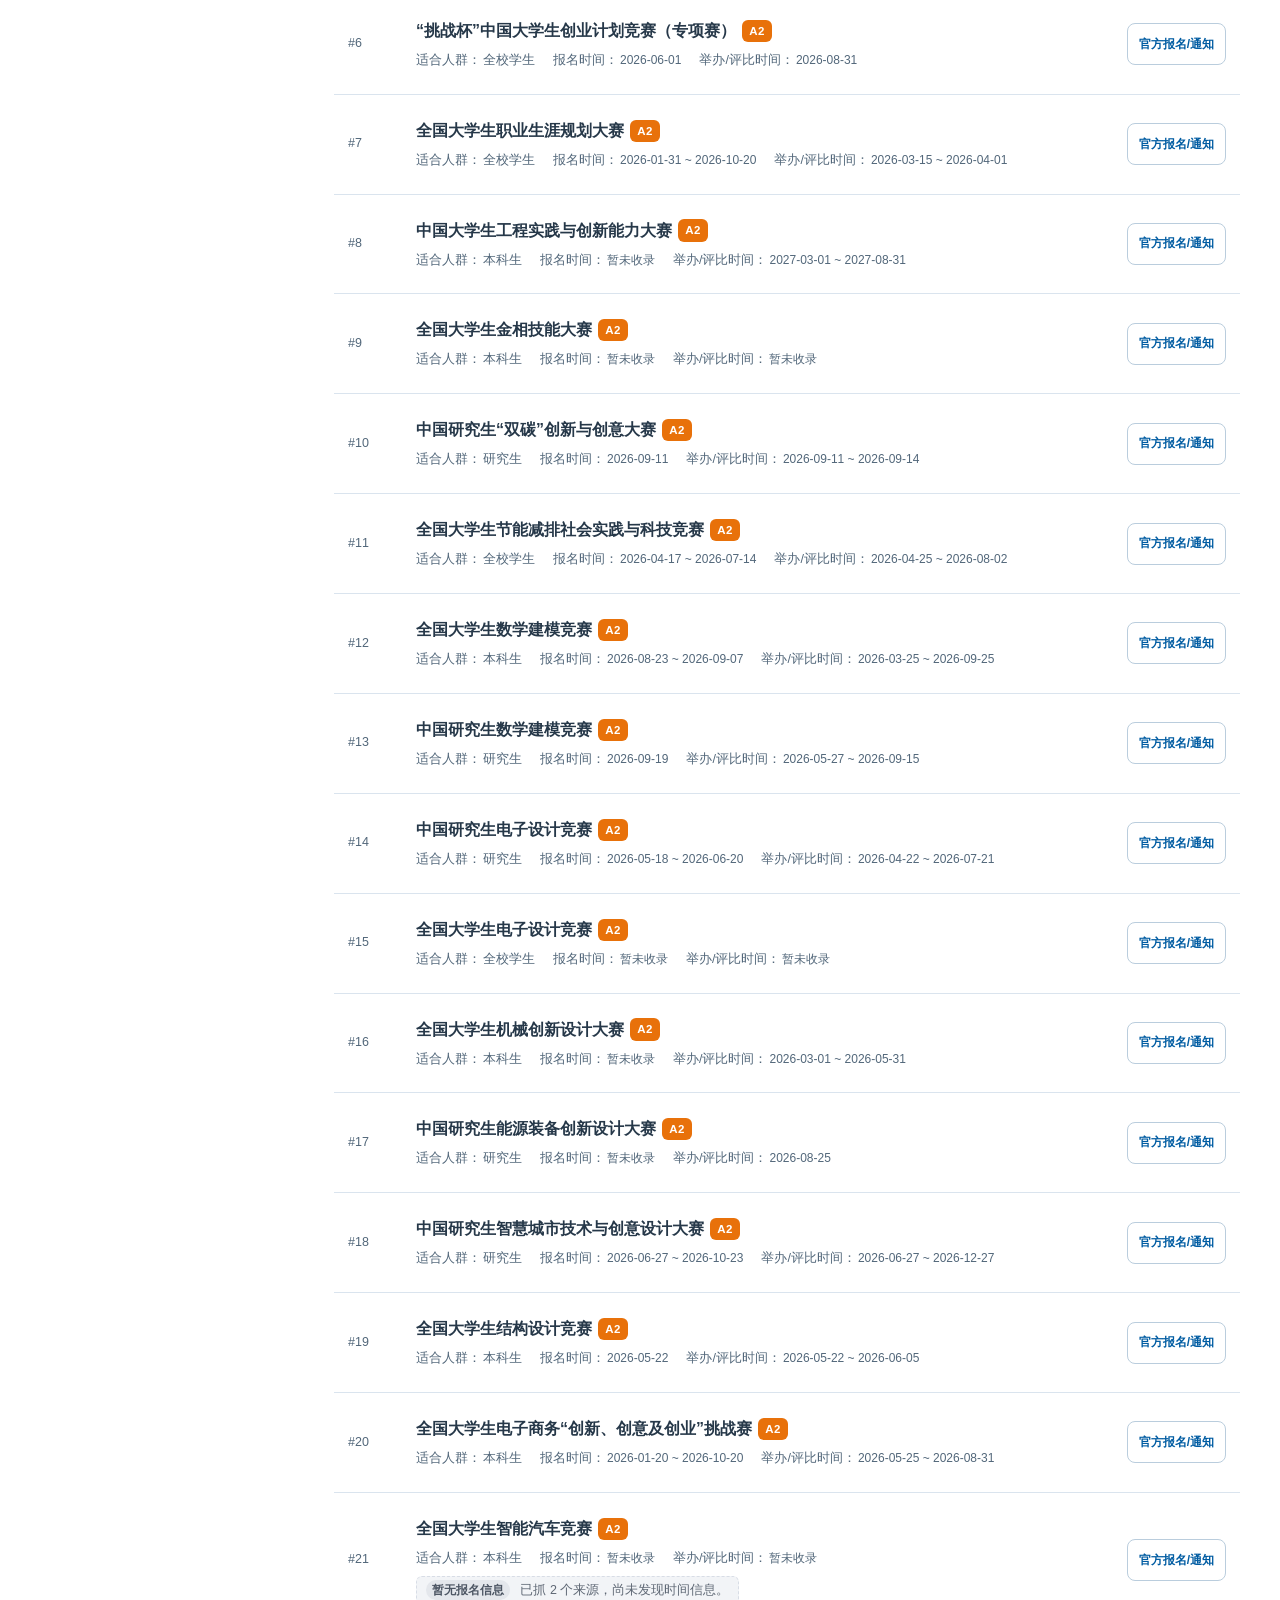
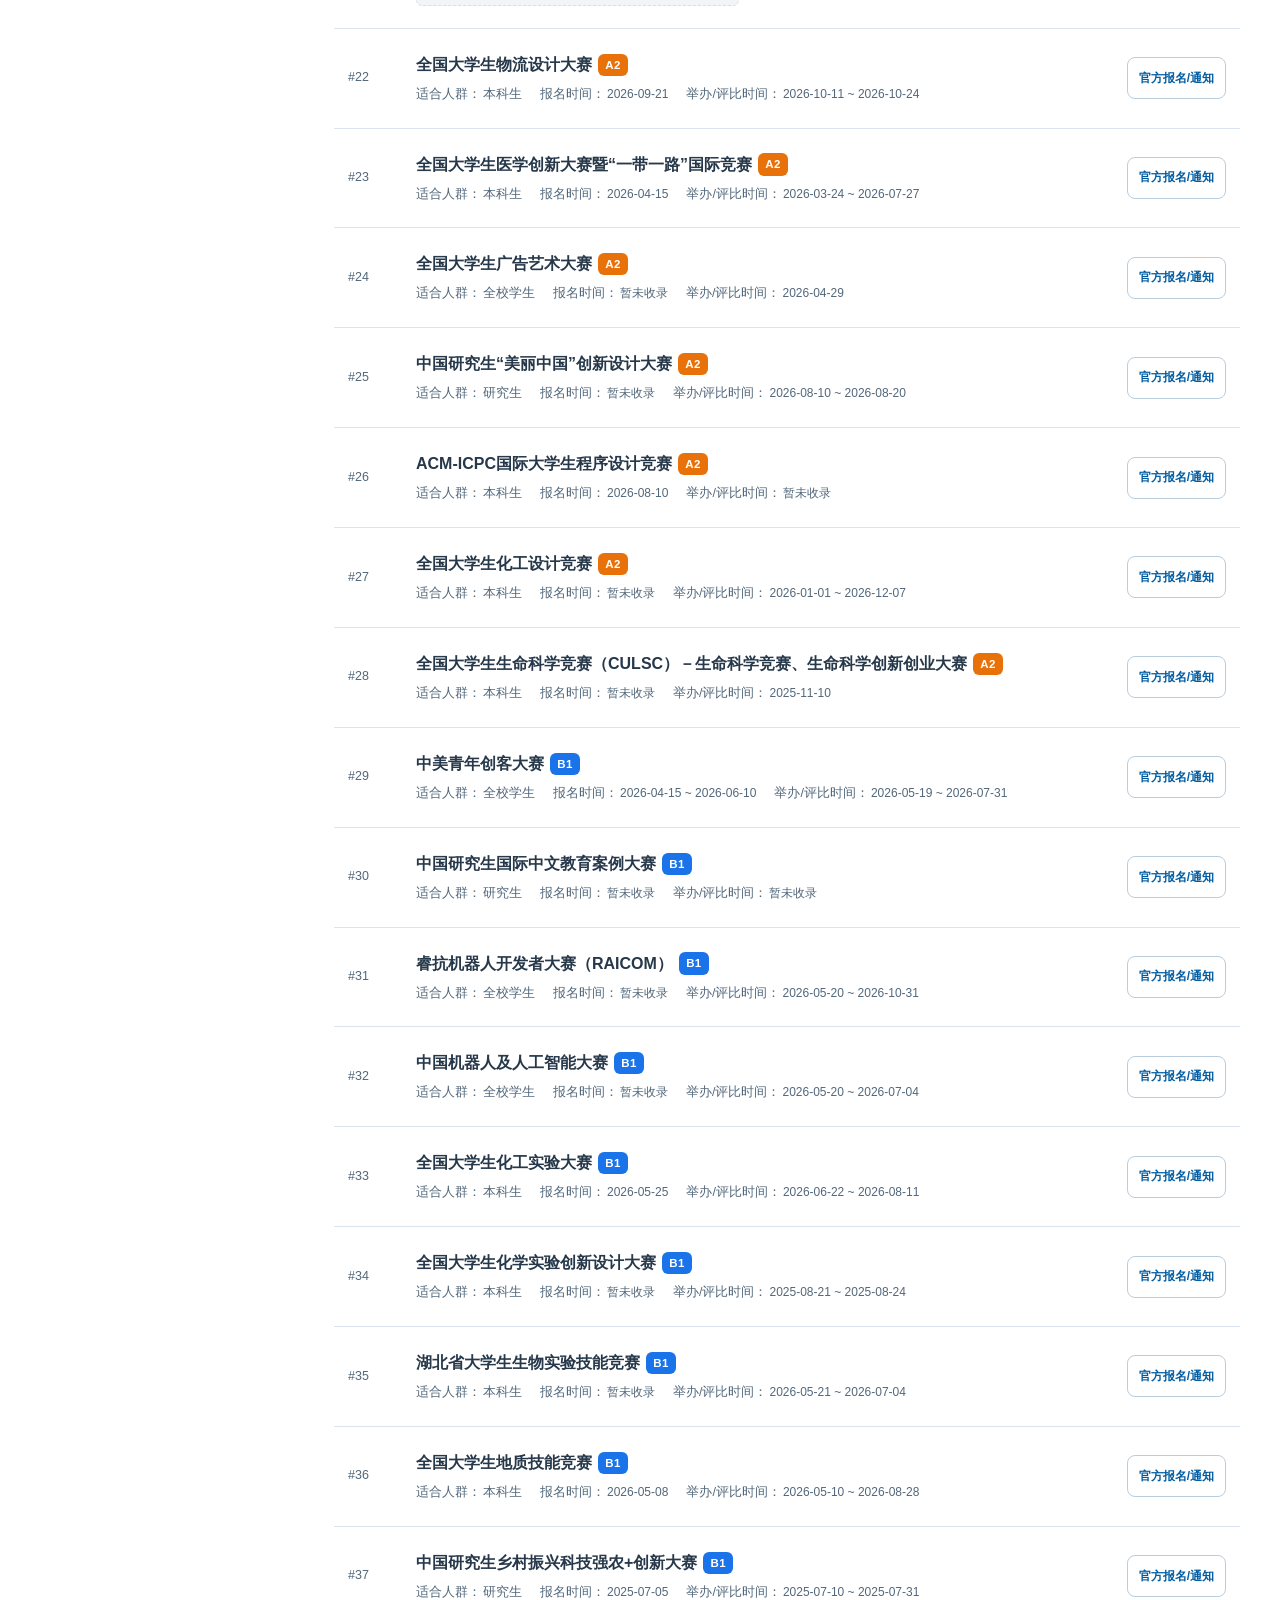
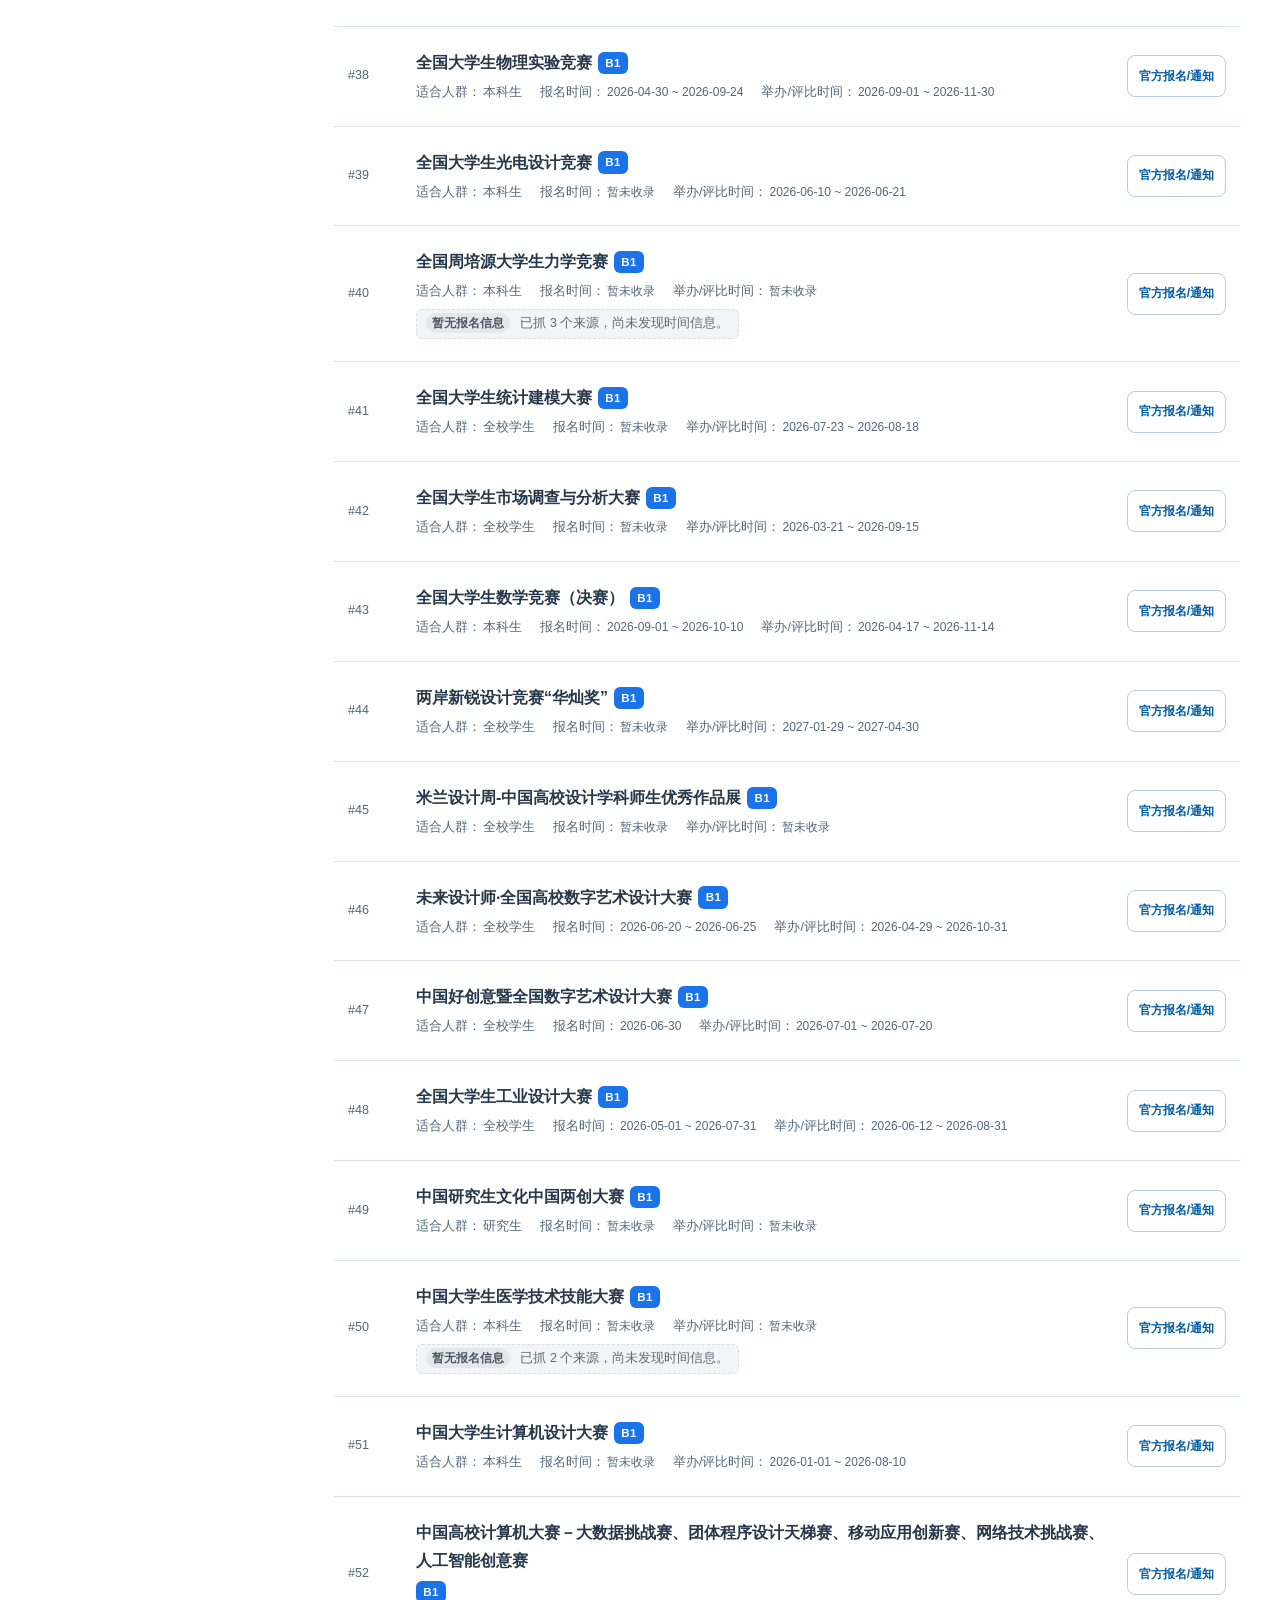
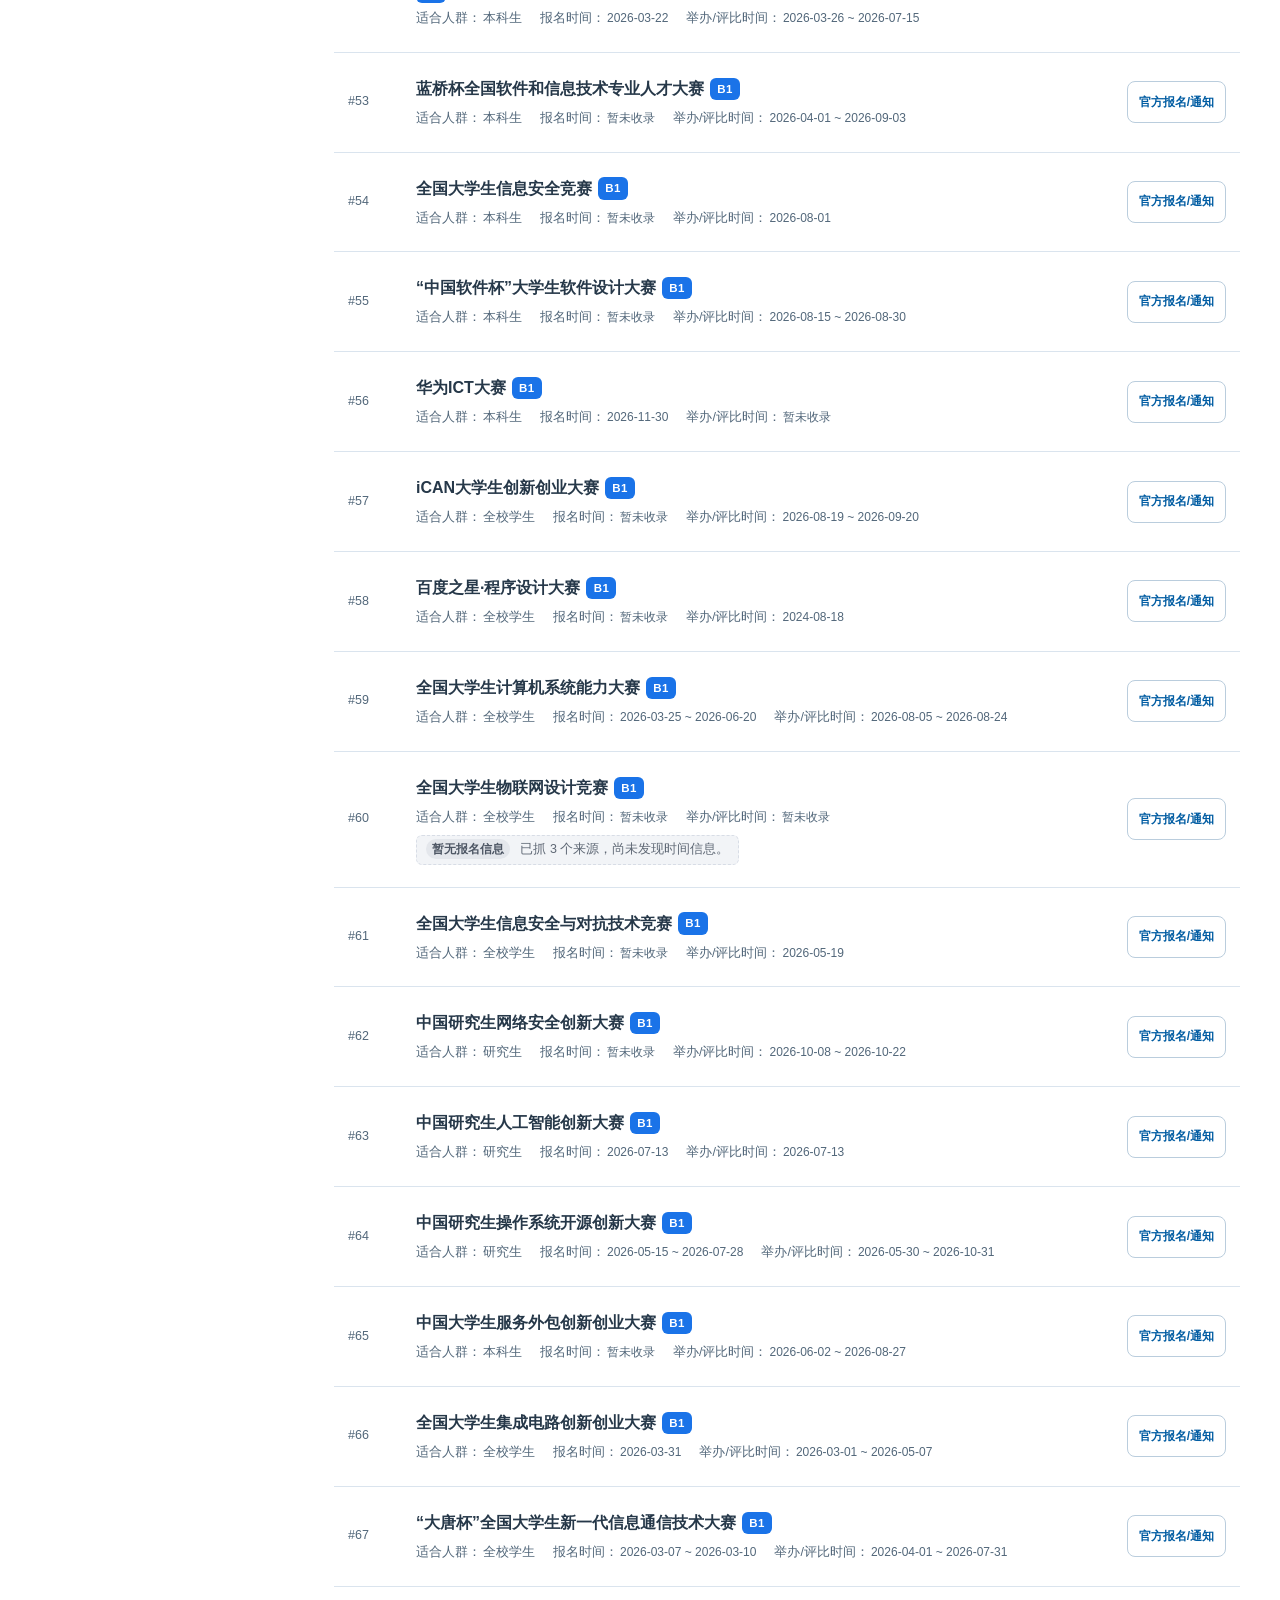
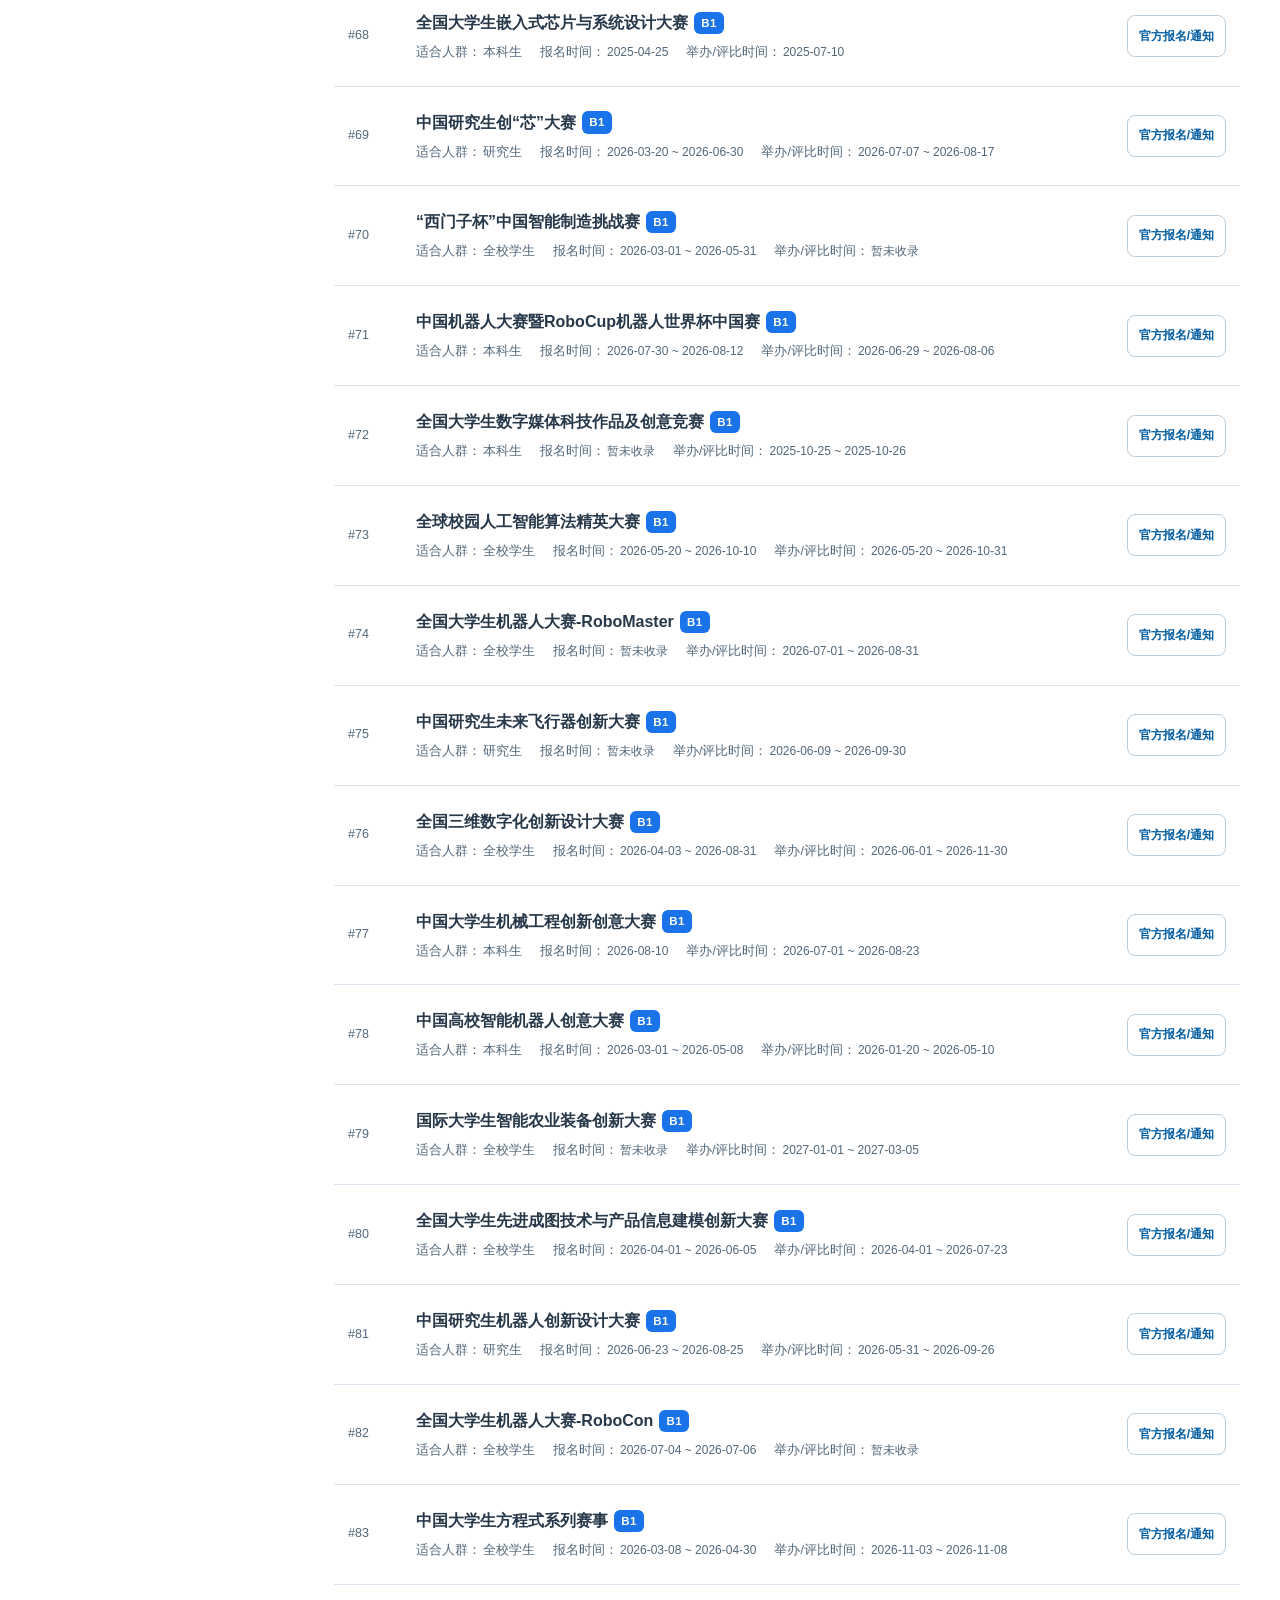
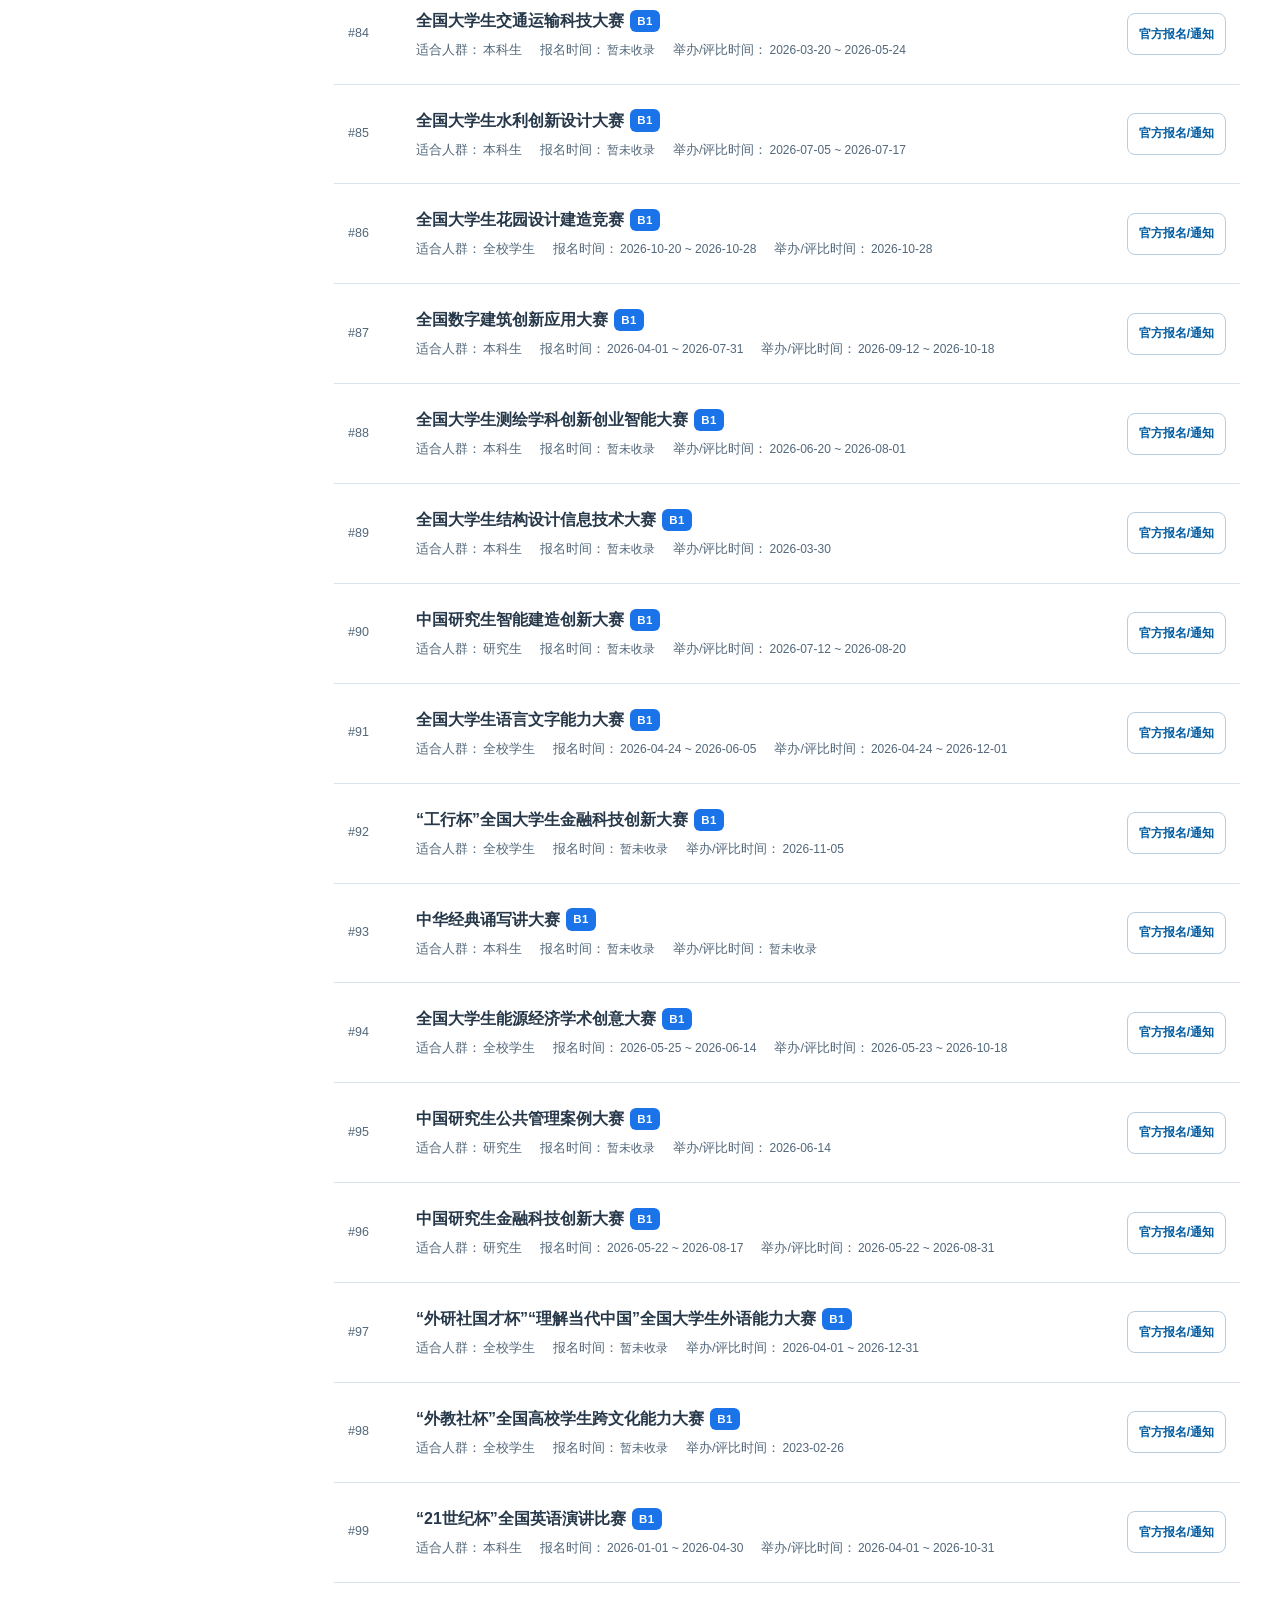
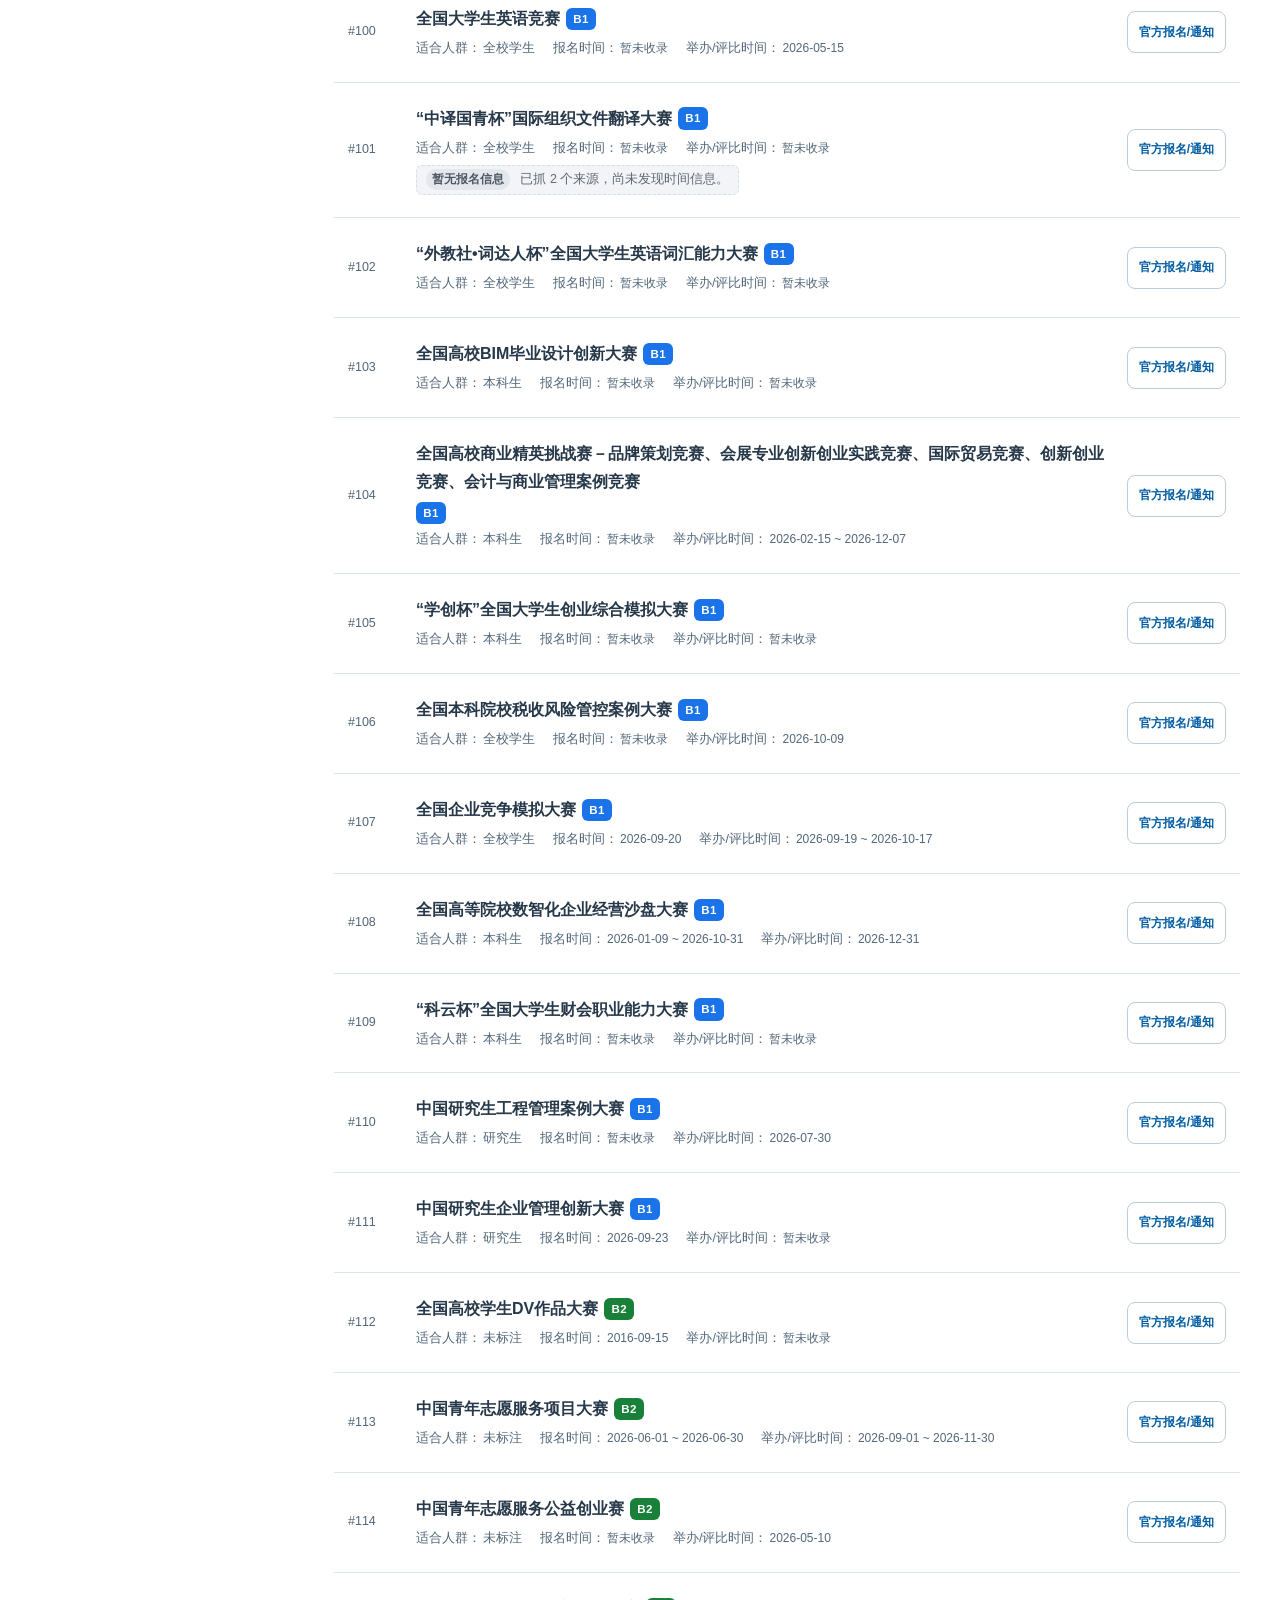
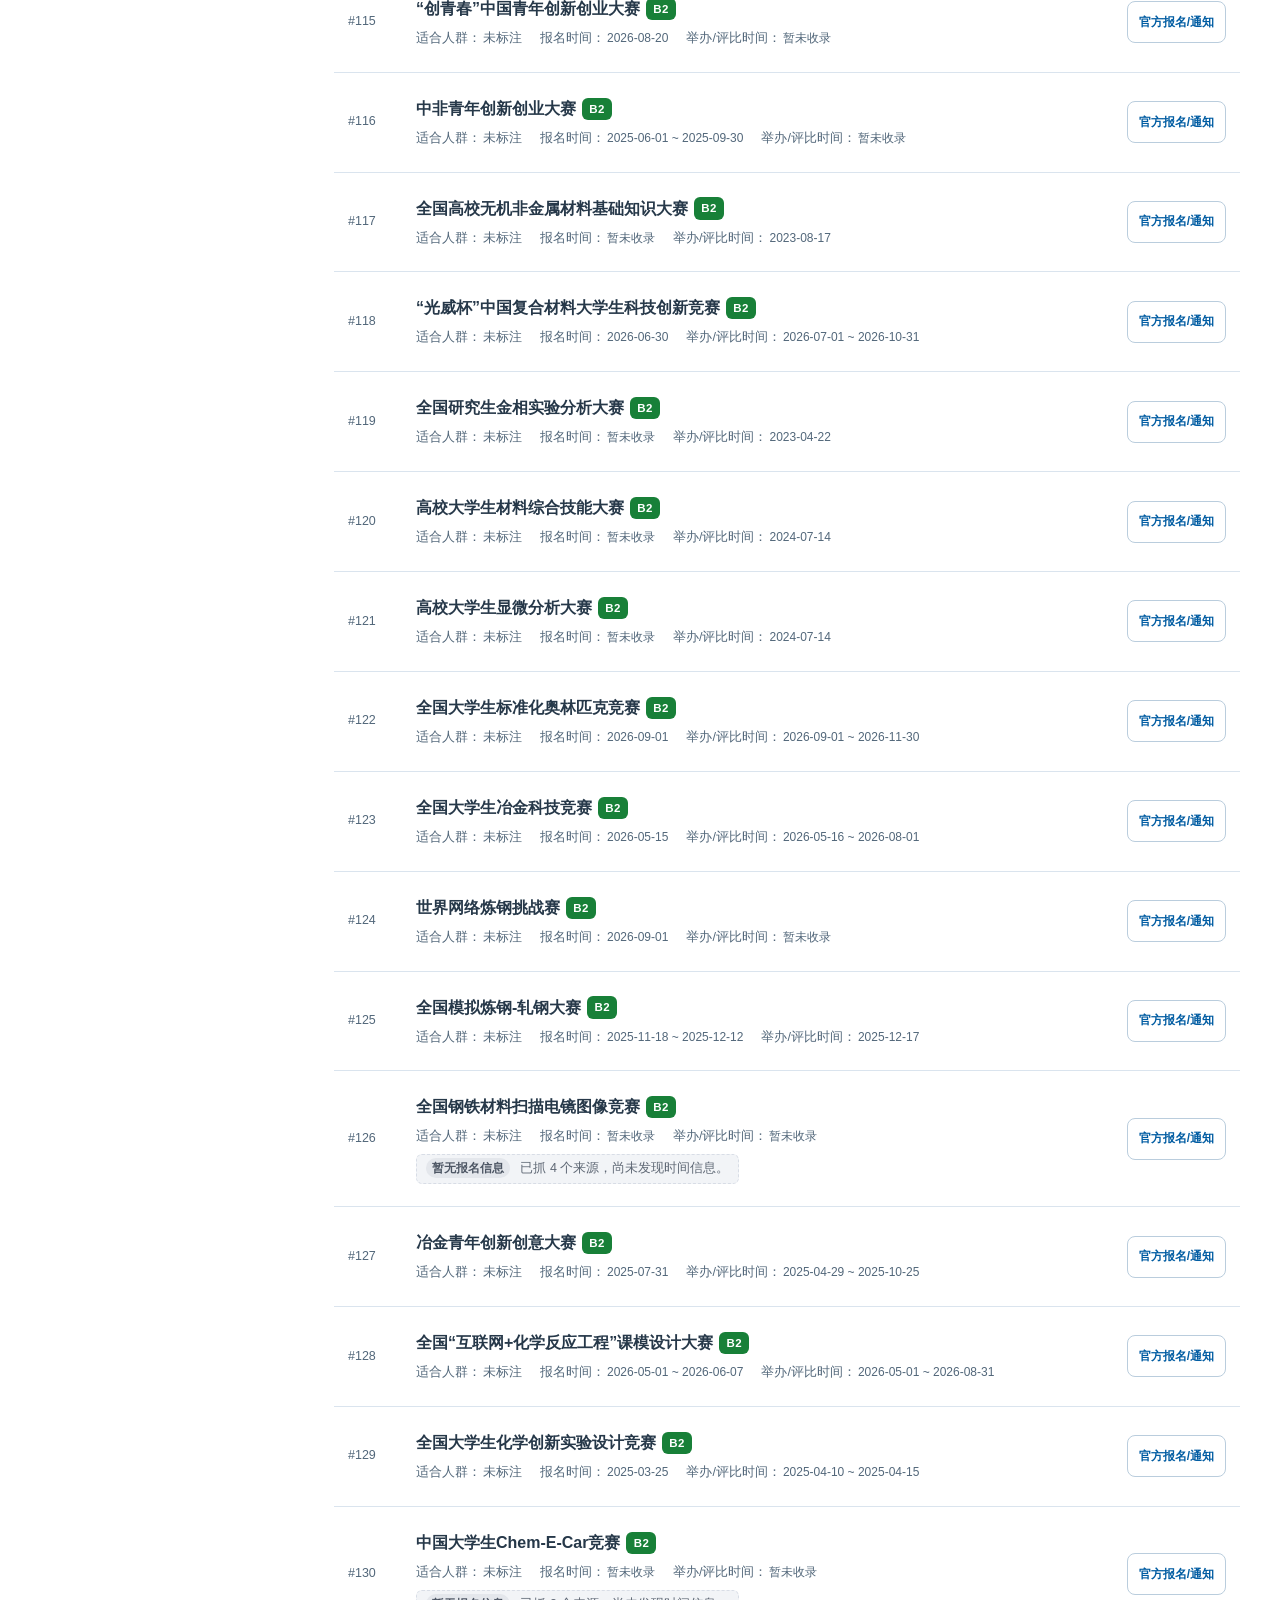
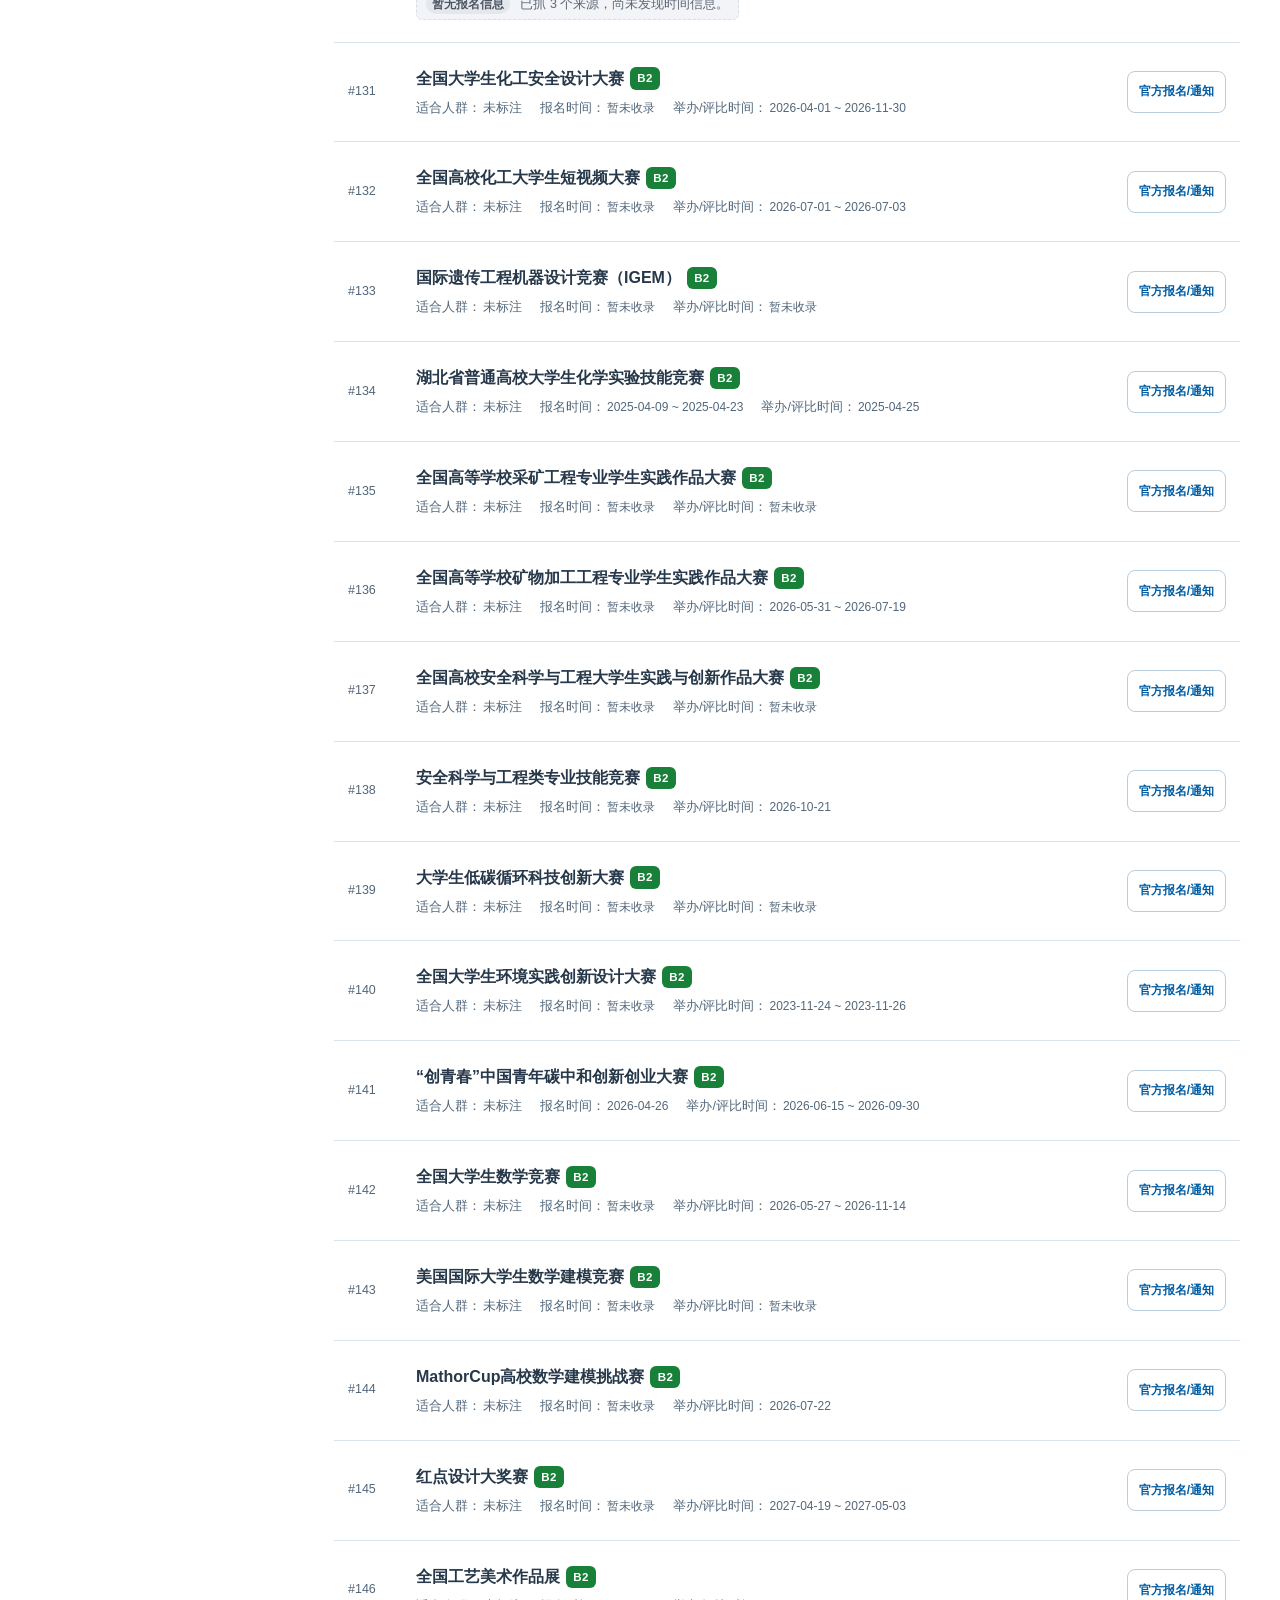
<file: competitions/index.html>
<!DOCTYPE html>
<html lang="zh-CN">
<head>
<meta charset="utf-8">
<meta name="viewport" content="width=device-width, initial-scale=1, viewport-fit=cover">
<meta name="color-scheme" content="light">
<title>赛事总览 · 武科大资源汇总</title>
<meta name="description" content="武汉科技大学 A1/A2/B1/B2/C 学生学科和科技竞赛全清单：按学校官方名录收录全部 224 项，展示名称、分级、时间（报名 / 举办评比）与面向对象，并提供官方入口。">
<!-- 内联 SVG 图标：不引入任何外部资源 -->
<link rel="icon" href="data:image/svg+xml,%3Csvg xmlns='http://www.w3.org/2000/svg' viewBox='0 0 32 32'%3E%3Crect width='32' height='32' rx='7' fill='%231a4fbf'/%3E%3Ctext x='16' y='23' font-size='16' text-anchor='middle' fill='%23ffffff' font-family='sans-serif'%3E%E8%B5%9B%3C/text%3E%3C/svg%3E">
<link rel="stylesheet" href="../hub.css">
<link rel="stylesheet" href="../hub-module.css">
<link rel="stylesheet" href="style.css">

<link rel="stylesheet" href="../site-shell.css">
<link rel="stylesheet" href="../site-pages.css">
<script src="../site-shell.js" defer></script>
</head>
<body class="site-page" data-page="competitions">
<!-- site-header:start -->
<div data-site-header data-site-mounted="true">
  <header class="site-masthead">
    <div class="site-wrap site-masthead-inner">
      <a class="site-brand" href="../index.html" aria-label="武科大资源汇总站首页 · 学生共建，非官方">
        <img class="site-university-logo" src="../demo/assets/logo.png" width="456" height="103" alt="武汉科技大学 Wuhan University of Science and Technology">
        <span class="site-brand-divider" aria-hidden="true"></span>
        <span class="site-brand-title"><strong class="site-brand-name">资源汇总站</strong><span class="site-brand-identity">学生共建 · 非官方</span></span>
      </a>
    </div>
  </header>
  <nav class="site-nav" aria-label="主导航">
    <div class="site-wrap site-nav-inner">
      <a class="site-nav-link" href="../index.html">网站首页</a>
      <a class="site-nav-link" href="../calendar/index.html">竞赛日历</a>
      <a class="site-nav-link" href="../competitions/index.html" aria-current="page">赛事总览</a>
      <a class="site-nav-link" href="../history/index.html">历年情况</a>
      <a class="site-nav-link" href="../policy/index.html">官网政策</a>
      <a class="site-nav-link" href="../qq/index.html">QQ群与频道</a>
    </div>
  </nav>
</div>
<!-- site-header:end -->

<header class="hub-top page-heading">
  <div class="hub-top-inner">
    <div class="hub-brand">
      <div class="hub-brand-text">
        <h1>赛事总览</h1>
        <p class="hub-sub">A1 / A2 / B1 / B2 / C 学生学科和科技竞赛全清单：按学校官方名录收录全部 224 项，展示名称、分级、报名与举办评比时间、面向对象，并提供官方入口。</p>
      </div>
    </div>
  </div>
</header>

<main class="mod-main">

  <div class="mod-crumbs">
    <a class="ph-back" href="../index.html"><span aria-hidden="true">←</span> 返回资源汇总</a>
    <a class="btn ghost" href="../calendar/index.html">📅 竞赛日历</a>
  </div>

  <div class="mod-hero">
    <h2>一共有哪些竞赛？</h2>
    <p class="mod-lead">
      这里按学校官方名录（2025 年更新，武科大学〔2025〕6 号）收录 <b>A1–C 全部 224 项</b>竞赛，
      展示赛事名称、分级、报名与举办评比时间、面向对象，以及可用的官方入口链接；
      奖项认定口径与后续变化以学校文件和主办方原文为准。
      标着「暂无报名信息」的，是<b>已经抓过来源、但还没发现时间信息</b>的赛事；
      <b>C 类</b>为省级 / 其他认定赛事，本轮尚未抓取时间信息，行内显示「暂未收录时间信息」。
    </p>
  </div>

  <div class="mod-kpis" id="kpis" aria-live="polite"></div>

  <div class="comp-layout">
    <aside class="cc-panel" id="catPanel" aria-labelledby="catPanelTitle">
      <div class="cc-head">
        <h2 class="cc-title" id="catPanelTitle">竞赛类别</h2>
        <p class="cc-summary" id="catSummary" aria-live="polite"></p>
      </div>
      <div class="cc-groups" id="catGroups"></div>
    </aside>

    <div class="comp-content">
  <div class="toolbar" aria-label="筛选与排序">
    <div class="tb-row">
      <div class="search-wrap tb-grow">
        <span class="search-icon" aria-hidden="true">🔍</span>
        <input type="search" id="q" class="input" placeholder="搜索赛事名称 / 校内单位 / 主办单位…" autocomplete="off">
      </div>
      <div class="tb-right">
        <label class="tb-label" for="sortSel">排序</label>
        <select id="sortSel" class="select">
          <option value="no">按序号</option>
          <option value="events">按事件数（多 → 少）</option>
          <option value="last">按最近事件（新 → 旧）</option>
          <option value="name">按名称</option>
        </select>
      </div>
    </div>

    <div class="tb-row">
      <span class="tb-label">类别</span>
      <div class="seg" id="catSeg" role="group" aria-label="按类别筛选">
        <button type="button" data-cat="" class="is-active" aria-pressed="true">全部</button>
        <button type="button" data-cat="A1" class="cat-btn" aria-pressed="false" style="--cdot:#d93025"><span class="cdot"></span>A1</button>
        <button type="button" data-cat="A2" class="cat-btn" aria-pressed="false" style="--cdot:#e8710a"><span class="cdot"></span>A2</button>
        <button type="button" data-cat="B1" class="cat-btn" aria-pressed="false" style="--cdot:#1a73e8"><span class="cdot"></span>B1</button>
        <button type="button" data-cat="B2" class="cat-btn" aria-pressed="false" style="--cdot:#188038"><span class="cdot"></span>B2</button>
        <button type="button" data-cat="C" class="cat-btn" aria-pressed="false" style="--cdot:#5f7a95"><span class="cdot"></span>C</button>
      </div>
      <span class="tb-label">校内单位</span>
      <select id="orgSel" class="select"><option value="">全部单位</option></select>
      <span class="tb-label">面向对象</span>
      <select id="audSel" class="select"><option value="">全部对象</option></select>
    </div>

    <div class="tb-row">
      <span class="tb-label">事件信息</span>
      <div class="seg" id="statusSeg" role="group" aria-label="按是否有事件筛选">
        <button type="button" data-status="" class="is-active" aria-pressed="true">全部</button>
        <button type="button" data-status="ok" aria-pressed="false">有事件</button>
        <button type="button" data-status="none" aria-pressed="false">暂无信息</button>
      </div>
      <label class="switch" title="打开后只显示已经抓到事件时间信息的赛事">
        <input type="checkbox" id="onlyInfo">
        <span class="switch-track"><span class="switch-thumb"></span></span>
        <span>只看有信息的</span>
      </label>
      <label class="switch" title="打开后只显示中国高等教育学会排行榜内的赛事">
        <input type="checkbox" id="rankOnly">
        <span class="switch-track"><span class="switch-thumb"></span></span>
        <span>只看排行榜赛事</span>
      </label>
      <div class="tb-right">
        <button type="button" class="btn ghost" id="btnReset">重置筛选</button>
      </div>
    </div>

    <div class="tb-row">
      <span class="result-line" id="resultLine">—</span>
      <span class="tb-hint" id="coverageHint"></span>
    </div>
  </div>

  <div class="comp-list" id="compList" role="list"></div>

  <div class="mod-empty" id="emptyState" hidden>
    <span class="me-icon" aria-hidden="true">🔍</span>
    <b>没有符合条件的赛事。</b>试试放宽筛选，或点「重置筛选」看全部赛事。
  </div>

  <div class="mod-diag" id="diag" hidden></div>
    </div>
  </div>

</main>

<aside class="hub-foot page-footnote" aria-label="数据说明">
  <span class="foot-note">数据来自学校公开名录（2025 年更新，武科大学〔2025〕6 号）与赛事官方页面，仅供参考；非官方发布渠道。「暂无报名信息」表示已抓取来源但尚未抽出时间信息，「暂未收录时间信息」表示尚未抓取该赛事（主要为 C 类），均不代表赛事未举办。</span>
  <span class="foot-build" id="footMeta">—</span>
</aside>

<!--
  内嵌数据通道：这些文件由抓取管线产出（分别是 window.__EVENTS__ / __COMPETITIONS__ / __COVERAGE__）。
  必须放在 app.js 之前：这样用 file:// 直接双击打开时也能拿到数据（fetch 本地 json 会被 CORS 拦掉）。
  文件不存在时用 onerror 记下原因后静默跳过，由 hub-data.js 决定回退策略：
  coverage 缺失时改用 sources.json + events.json 本地推导，「已抓 N 个来源」照常显示。
-->
<script src="../data/events.js" onerror="window.__EVENTS_LOAD_ERROR__='../data/events.js 加载失败（文件不存在 / 404 / 路径不对）'"></script>
<script src="../data/competitions.js" onerror="window.__COMPETITIONS_LOAD_ERROR__='../data/competitions.js 加载失败（文件不存在 / 404 / 路径不对）'"></script>
<script src="../data/coverage.js" onerror="window.__COVERAGE_LOAD_ERROR__='../data/coverage.js 加载失败（尚无 coverage 数据，改用 sources.json 本地推导）'"></script>
<script src="../hub-data.js"></script>
<script src="categories.js"></script>
<script src="app.js"></script>

<!-- 行点击 → 右侧详情抽屉（结构与交互对齐竞赛日历页：overlay + aside.drawer，先于页脚） -->
<div class="overlay" id="compOverlay" hidden></div>
<aside class="drawer" id="compDrawer" role="dialog" aria-modal="true" aria-labelledby="compDrawerTitle" hidden></aside>

<!-- site-footer:start -->
<div data-site-footer data-site-mounted="true">
  <footer class="site-footer">
    <div class="site-wrap site-footer-inner">
      <div class="site-footer-copy">
        <p class="site-footer-title">武科大资源汇总站 · 学生共建 · 非官方</p>
        <p class="site-footer-note">汇集公开赛事与学校资源；报名、认定及后续变更，请以学校和主办方原文为准。</p>
      </div>
      <div class="site-footer-links">
        <a class="site-footer-link" href="https://www.wust.edu.cn/" target="_blank" rel="noopener noreferrer">学校官网</a>
        <a class="site-footer-link" href="https://cxcy.wust.edu.cn/" target="_blank" rel="noopener noreferrer">创新创业学院</a>
        <a class="site-footer-link" href="../index.html">网站首页</a>
      </div>
    </div>
  </footer>
</div>
<!-- site-footer:end -->
</body>
</html>
</file>
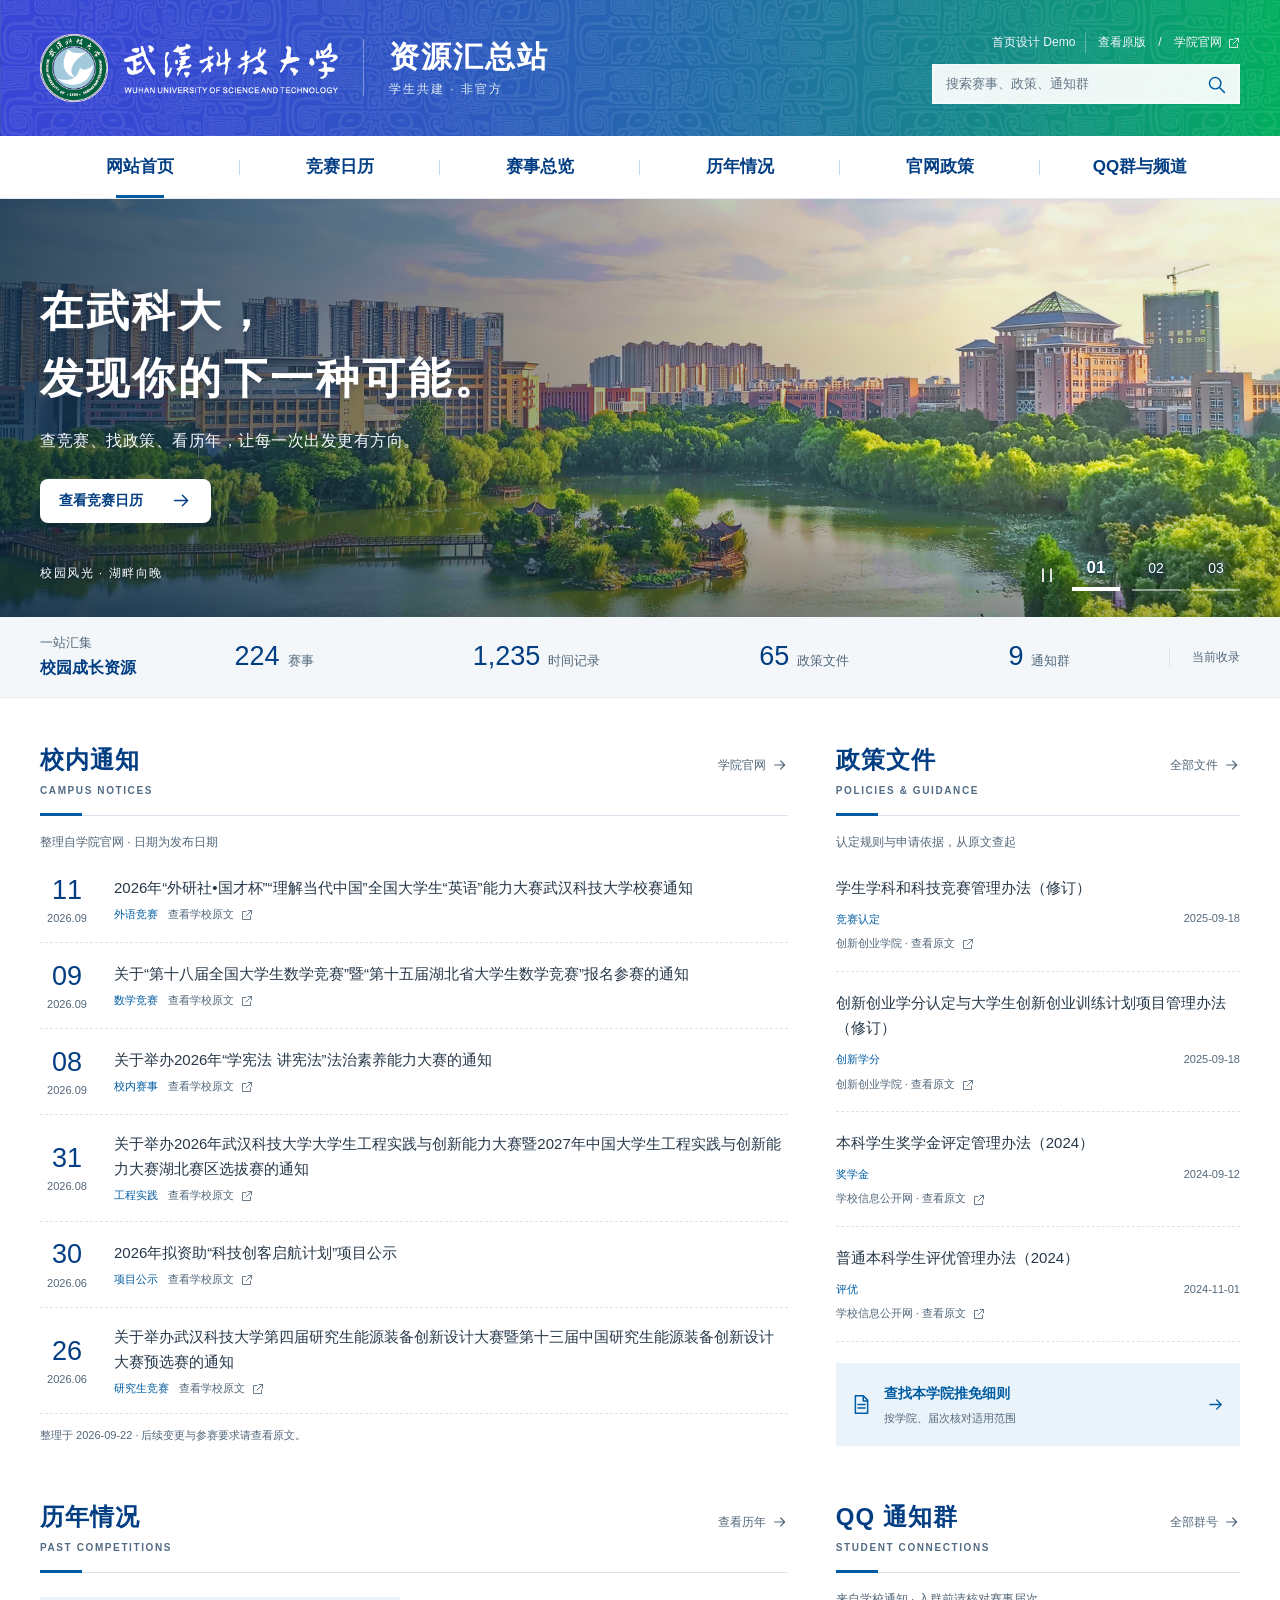
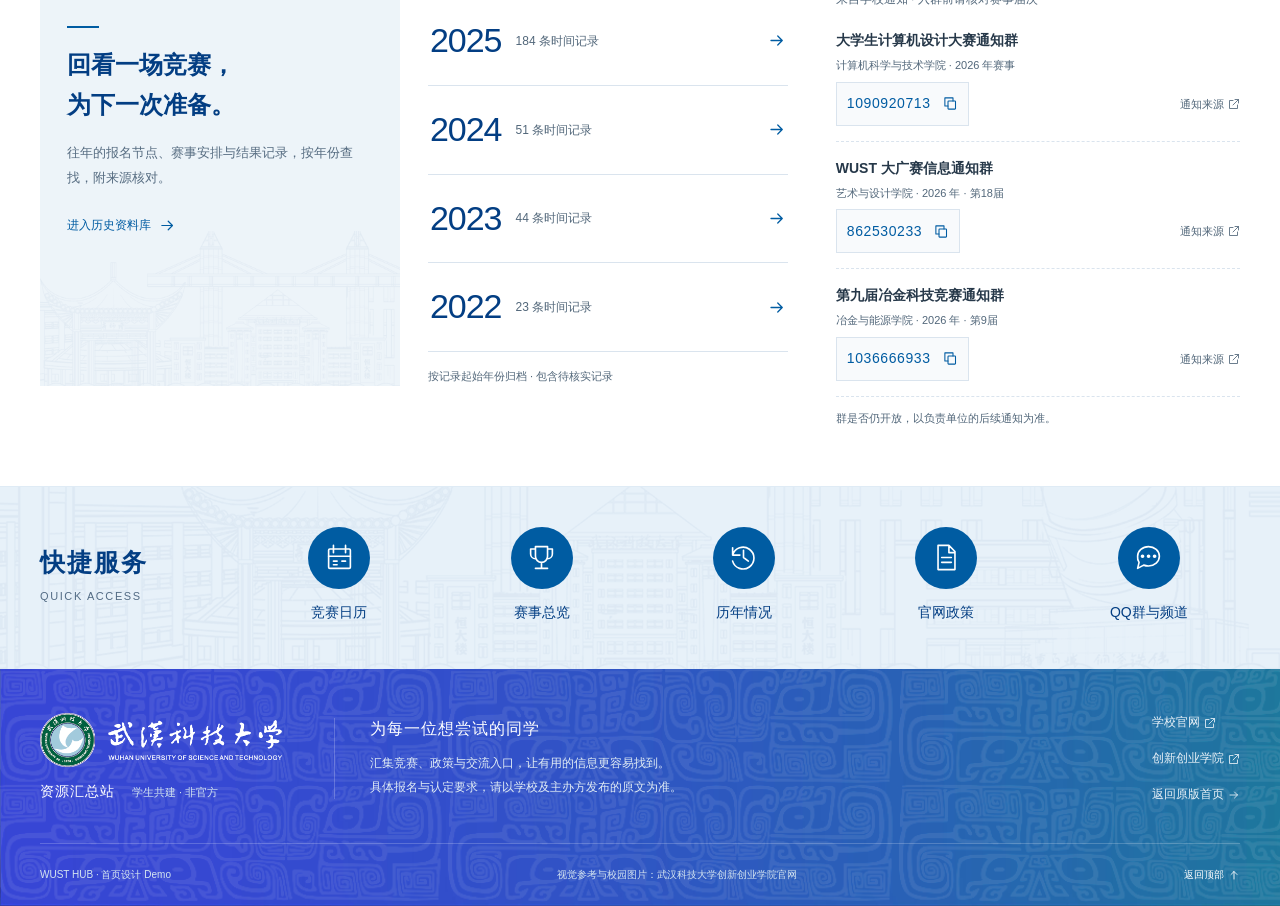
<file: demo/index.html>
<!doctype html>
<html lang="zh-CN">
<head>
  <meta charset="utf-8">
  <meta name="viewport" content="width=device-width,initial-scale=1">
  <meta name="description" content="武科大资源汇总站：竞赛日历、赛事信息、历年情况、官网政策与QQ群。学生共建，非官方。">
  <title>武科大资源汇总站 · 首页设计 Demo</title>
  <link rel="stylesheet" href="style.css">
  <script src="../data/competitions.js" defer></script>
  <script src="../data/events.js" defer></script>
  <script src="../resources-data.js" defer></script>
  <script src="../resource-core.js" defer></script>
  <script src="notices.js" defer></script>
  <script src="app.js" defer></script>
</head>
<body>
  <a class="skip-link" href="#main">跳到主要内容</a>
  <svg class="icon-sprite" aria-hidden="true" xmlns="http://www.w3.org/2000/svg">
    <symbol id="i-search" viewBox="0 0 24 24"><circle cx="10.5" cy="10.5" r="6.5"/><path d="m16 16 5 5"/></symbol>
    <symbol id="i-arrow" viewBox="0 0 24 24"><path d="M4 12h15m-6-6 6 6-6 6"/></symbol>
    <symbol id="i-calendar" viewBox="0 0 24 24"><rect x="3" y="5" width="18" height="16" rx="1"/><path d="M7 2v6m10-6v6M3 11h18m-14 4h3m4 0h3m-10 3h3"/></symbol>
    <symbol id="i-trophy" viewBox="0 0 24 24"><path d="M7 3h10v8a5 5 0 0 1-10 0V3Zm0 2H3v4a4 4 0 0 0 4 4m10-8h4v4a4 4 0 0 1-4 4m-5 3v5m-5 0h10"/></symbol>
    <symbol id="i-history" viewBox="0 0 24 24"><path d="M3 10a9 9 0 1 1 0 5M3 4v6h6m3-4v6l4 3"/></symbol>
    <symbol id="i-file" viewBox="0 0 24 24"><path d="M14 2H5v20h14V7l-5-5Zm0 0v6h5M8 12h8m-8 4h8"/></symbol>
    <symbol id="i-chat" viewBox="0 0 24 24"><path d="M21 11a9 8 0 0 1-9 8 11 11 0 0 1-4-.7L3 21l1.2-5A7.4 7.4 0 0 1 3 11a9 8 0 0 1 18 0Z"/><path d="M7 11h.1m4.9 0h.1m4.9 0h.1" stroke-width="3"/></symbol>
    <symbol id="i-copy" viewBox="0 0 24 24"><rect x="8" y="8" width="12" height="13" rx="1"/><path d="M16 8V3H3v13h5"/></symbol>
    <symbol id="i-external" viewBox="0 0 24 24"><path d="M14 3h7v7M21 3 10 14m0-9H3v16h16v-7"/></symbol>
    <symbol id="i-close" viewBox="0 0 24 24"><path d="m6 6 12 12M6 18 18 6"/></symbol>
  </svg>

  <header class="masthead">
    <div class="wrap masthead-inner">
      <a href="index.html" class="brand" aria-label="武科大资源汇总站首页">
        <img class="university-logo" src="assets/logo.png" width="456" height="103" alt="武汉科技大学 Wuhan University of Science and Technology">
        <span class="brand-divider"></span>
        <span class="brand-title"><strong>资源汇总站</strong><span>学生共建 · 非官方</span></span>
      </a>
      <div class="header-tools">
        <div class="utility"><span class="demo-label">首页设计 Demo</span><a href="../index.html">查看原版</a><span aria-hidden="true">/</span><a href="https://cxcy.wust.edu.cn/" target="_blank" rel="noopener noreferrer">学院官网 <svg class="icon" aria-hidden="true"><use href="#i-external"/></svg></a></div>
        <form id="site-search" class="search-form" role="search">
          <label class="sr-only" for="search-input">搜索赛事、政策、通知群</label>
          <input id="search-input" type="search" placeholder="搜索赛事、政策、通知群" autocomplete="off" maxlength="100" aria-controls="search-panel">
          <button type="submit" aria-label="搜索"><svg class="icon" aria-hidden="true"><use href="#i-search"/></svg></button>
        </form>
      </div>
    </div>
  </header>

  <nav class="main-nav" aria-label="主导航"><div class="wrap nav-inner">
    <a href="index.html" aria-current="page">网站首页</a><a href="../calendar/index.html">竞赛日历</a><a href="../competitions/index.html">赛事总览</a><a href="../history/index.html">历年情况</a><a href="../policy/index.html">官网政策</a><a href="../qq/index.html">QQ群与频道</a>
  </div></nav>

  <section id="search-panel" class="search-panel" aria-labelledby="search-title" hidden>
    <div class="wrap">
      <div class="search-heading"><div><h2 id="search-title">站内搜索</h2><p id="search-summary" role="status"></p></div><button class="text-button" id="close-search" type="button">关闭搜索 <svg class="icon" aria-hidden="true"><use href="#i-close"/></svg></button></div>
      <div id="search-results" class="search-results"></div>
    </div>
  </section>

  <main id="main">
    <section class="hero" aria-label="校园资源导览" aria-roledescription="轮播图">
      <img id="hero-image" class="hero-image" src="assets/333.jpg" alt="夕阳下的武汉科技大学校园湖景与教学楼" width="7680" height="3840" fetchpriority="high">
      <div class="hero-shade"></div>
      <div class="wrap hero-inner">
        <div class="hero-copy" id="hero-copy" aria-live="polite" aria-atomic="true">
          <h1 id="hero-title">在武科大，<br>发现你的下一种可能。</h1>
          <p id="hero-description">查竞赛、找政策、看历年，让每一次出发更有方向。</p>
          <a id="hero-link" class="hero-button" href="../calendar/index.html">查看竞赛日历 <svg class="icon" aria-hidden="true"><use href="#i-arrow"/></svg></a>
        </div>
        <div class="hero-bottom"><span class="photo-caption" id="photo-caption">校园风光 · 湖畔向晚</span><div class="slide-controls" role="group" aria-label="选择横幅"><button id="rotation-toggle" type="button" aria-label="暂停自动轮播" title="暂停自动轮播"><svg class="icon" aria-hidden="true"><path d="M8 5v14M16 5v14"/></svg></button><button type="button" data-slide="0" aria-label="第1张：校园资源导览" aria-pressed="true">01</button><button type="button" data-slide="1" aria-label="第2张：赛事总览" aria-pressed="false">02</button><button type="button" data-slide="2" aria-label="第3张：官网政策" aria-pressed="false">03</button></div></div>
      </div>
    </section>

    <div class="collection-band"><div class="wrap collection-inner"><p>一站汇集 <strong>校园成长资源</strong></p><dl id="collection-stats"><div><dt>赛事</dt><dd>—</dd></div><div><dt>时间记录</dt><dd>—</dd></div><div><dt>政策文件</dt><dd>—</dd></div><div><dt>通知群</dt><dd>—</dd></div></dl><span class="collection-label">当前收录</span></div></div>

    <div class="wrap content-grid">
      <section class="notices-section" aria-labelledby="notices-title">
        <div class="section-heading"><div><h2 id="notices-title">校内通知</h2><span class="section-en" lang="en">CAMPUS NOTICES</span></div><a class="more-link" href="https://cxcy.wust.edu.cn/" target="_blank" rel="noopener noreferrer">学院官网 <svg class="icon" aria-hidden="true"><use href="#i-arrow"/></svg></a></div>
        <p class="section-note">整理自学院官网 · 日期为发布日期</p>
        <div id="notice-list" class="notice-list"><p class="empty-state">正在载入通知…</p></div>
        <p class="source-caption" id="notice-source">通知要求与后续变更请查看原文。</p>
      </section>

      <section class="policy-section" aria-labelledby="policy-title">
        <div class="section-heading"><div><h2 id="policy-title">政策文件</h2><span class="section-en" lang="en">POLICIES &amp; GUIDANCE</span></div><a class="more-link" href="../policy/index.html">全部文件 <svg class="icon" aria-hidden="true"><use href="#i-arrow"/></svg></a></div>
        <p class="section-note">认定规则与申请依据，从原文查起</p>
        <div id="policy-list" class="policy-list"><p class="empty-state">正在载入政策…</p></div>
        <a href="../policy/index.html?category=%E6%8E%A8%E5%85%8D" class="policy-callout"><svg class="icon" aria-hidden="true"><use href="#i-file"/></svg><span><strong>查找本学院推免细则</strong><small>按学院、届次核对适用范围</small></span><svg class="icon" aria-hidden="true"><use href="#i-arrow"/></svg></a>
      </section>

      <section class="history-section" aria-labelledby="history-title">
        <div class="section-heading"><div><h2 id="history-title">历年情况</h2><span class="section-en" lang="en">PAST COMPETITIONS</span></div><a class="more-link" href="../history/index.html">查看历年 <svg class="icon" aria-hidden="true"><use href="#i-arrow"/></svg></a></div>
        <div class="history-content"><div class="history-intro"><span class="history-line" aria-hidden="true"></span><h3>回看一场竞赛，<br>为下一次准备。</h3><p>往年的报名节点、赛事安排与结果记录，按年份查找，附来源核对。</p><a class="inline-link" href="../history/index.html">进入历史资料库 <svg class="icon" aria-hidden="true"><use href="#i-arrow"/></svg></a></div><div id="year-list" class="year-list"><p class="empty-state">正在载入历年记录…</p></div></div>
      </section>

      <section class="groups-section" aria-labelledby="groups-title">
        <div class="section-heading"><div><h2 id="groups-title">QQ 通知群</h2><span class="section-en" lang="en">STUDENT CONNECTIONS</span></div><a class="more-link" href="../qq/index.html">全部群号 <svg class="icon" aria-hidden="true"><use href="#i-arrow"/></svg></a></div>
        <p class="section-note">来自学校通知 · 入群前请核对赛事届次</p>
        <div id="group-list" class="group-list"><p class="empty-state">正在载入通知群…</p></div>
        <p class="source-caption">群是否仍开放，以负责单位的后续通知为准。</p>
      </section>
    </div>

    <section class="quick-services" aria-labelledby="services-title"><div class="wrap service-layout"><div class="service-heading"><h2 id="services-title">快捷服务</h2><span lang="en">QUICK ACCESS</span></div><div class="service-links">
      <a href="../calendar/index.html"><span class="service-icon"><svg class="icon" aria-hidden="true"><use href="#i-calendar"/></svg></span><span>竞赛日历</span></a>
      <a href="../competitions/index.html"><span class="service-icon"><svg class="icon" aria-hidden="true"><use href="#i-trophy"/></svg></span><span>赛事总览</span></a>
      <a href="../history/index.html"><span class="service-icon"><svg class="icon" aria-hidden="true"><use href="#i-history"/></svg></span><span>历年情况</span></a>
      <a href="../policy/index.html"><span class="service-icon"><svg class="icon" aria-hidden="true"><use href="#i-file"/></svg></span><span>官网政策</span></a>
      <a href="../qq/index.html"><span class="service-icon"><svg class="icon" aria-hidden="true"><use href="#i-chat"/></svg></span><span>QQ群与频道</span></a>
    </div></div></section>
  </main>

  <footer class="footer"><div class="wrap"><div class="footer-main"><div class="footer-brand"><img src="assets/logo.png" width="456" height="103" alt="武汉科技大学" loading="lazy"><p>资源汇总站 <span>学生共建 · 非官方</span></p></div><div class="footer-about"><h2>为每一位想尝试的同学</h2><p>汇集竞赛、政策与交流入口，让有用的信息更容易找到。<br>具体报名与认定要求，请以学校及主办方发布的原文为准。</p></div><div class="footer-links"><a href="https://www.wust.edu.cn/" target="_blank" rel="noopener noreferrer">学校官网 <svg class="icon" aria-hidden="true"><use href="#i-external"/></svg></a><a href="https://cxcy.wust.edu.cn/" target="_blank" rel="noopener noreferrer">创新创业学院 <svg class="icon" aria-hidden="true"><use href="#i-external"/></svg></a><a href="../index.html">返回原版首页 <svg class="icon" aria-hidden="true"><use href="#i-arrow"/></svg></a></div></div><div class="footer-bottom"><span>WUST HUB · 首页设计 Demo</span><span>视觉参考与校园图片：武汉科技大学创新创业学院官网</span><a href="#">返回顶部 <svg class="icon back-up" aria-hidden="true"><use href="#i-arrow"/></svg></a></div></div></footer>
  <div id="copy-status" class="toast" role="status" aria-live="polite" hidden></div>
  <noscript><p class="noscript">当前浏览器未启用 JavaScript，动态列表暂不可用。你仍可通过导航进入各功能页面。</p></noscript>
</body>
</html>
</file>
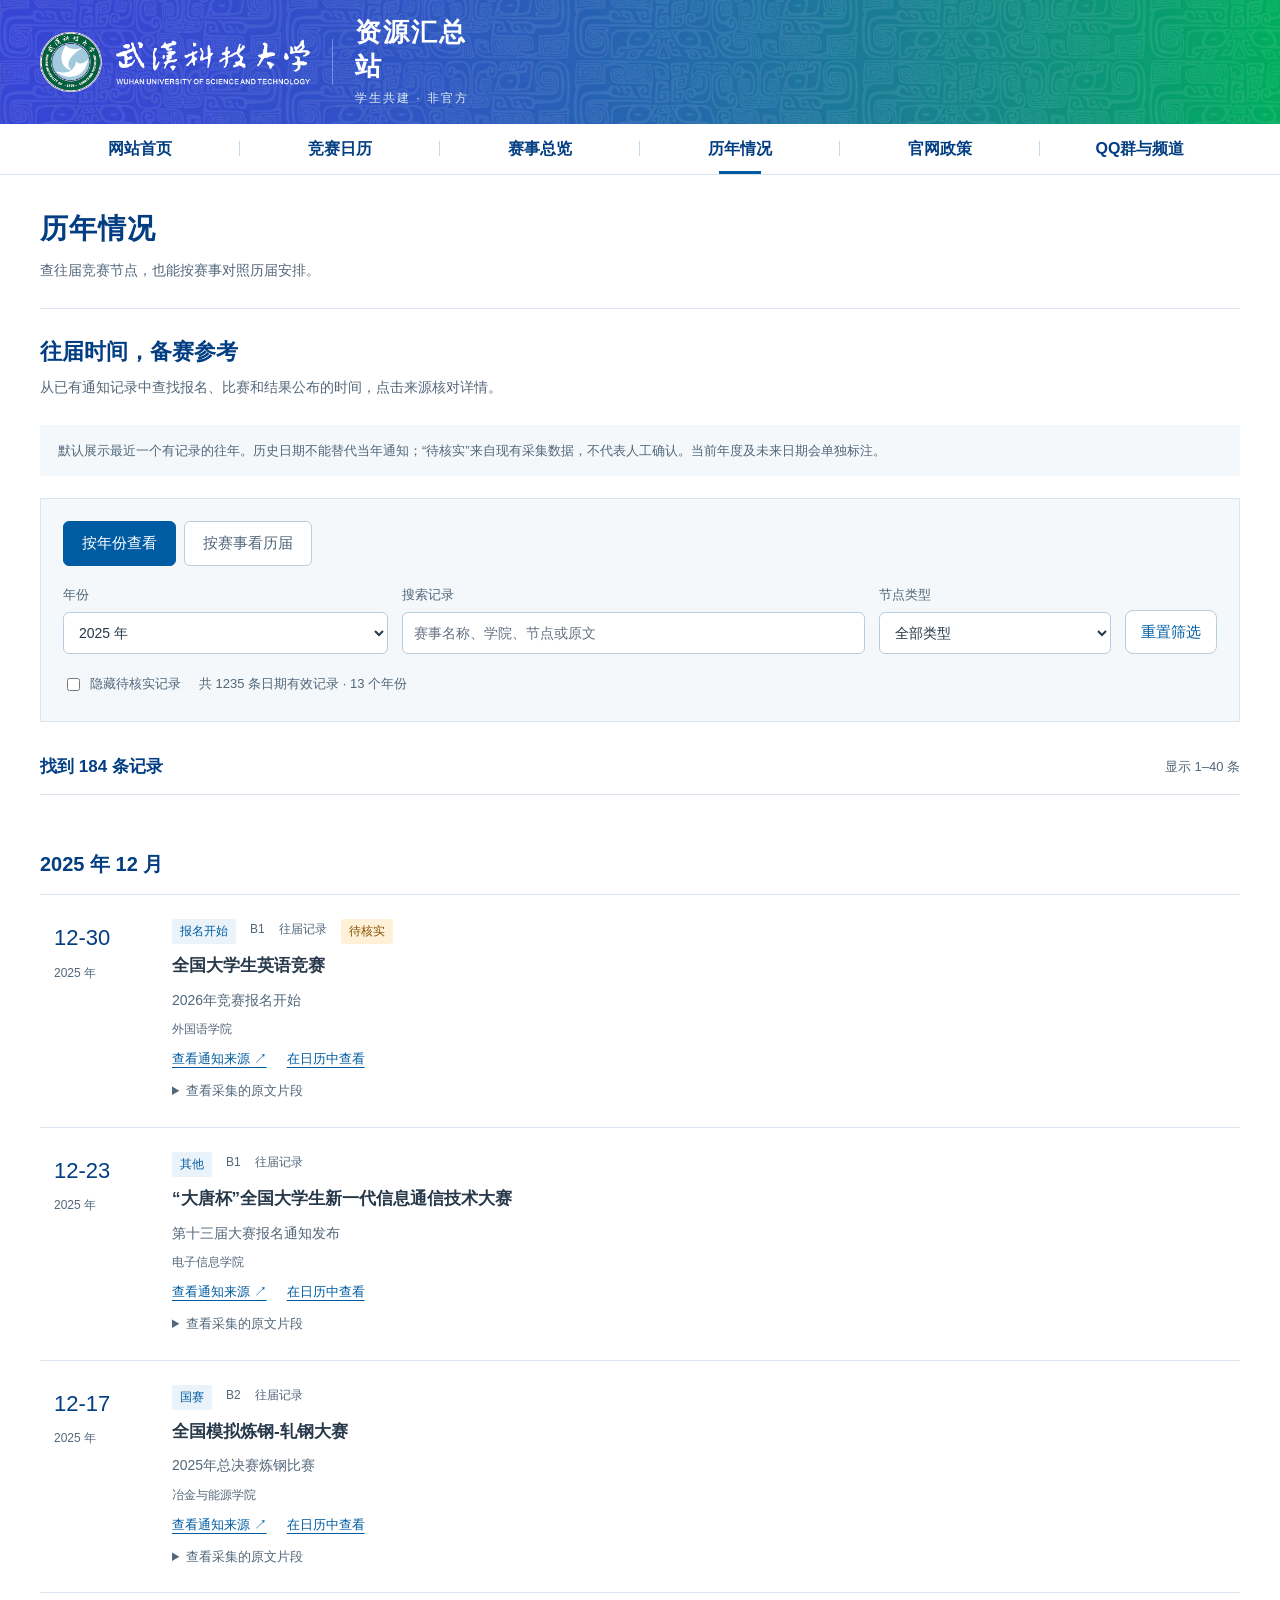
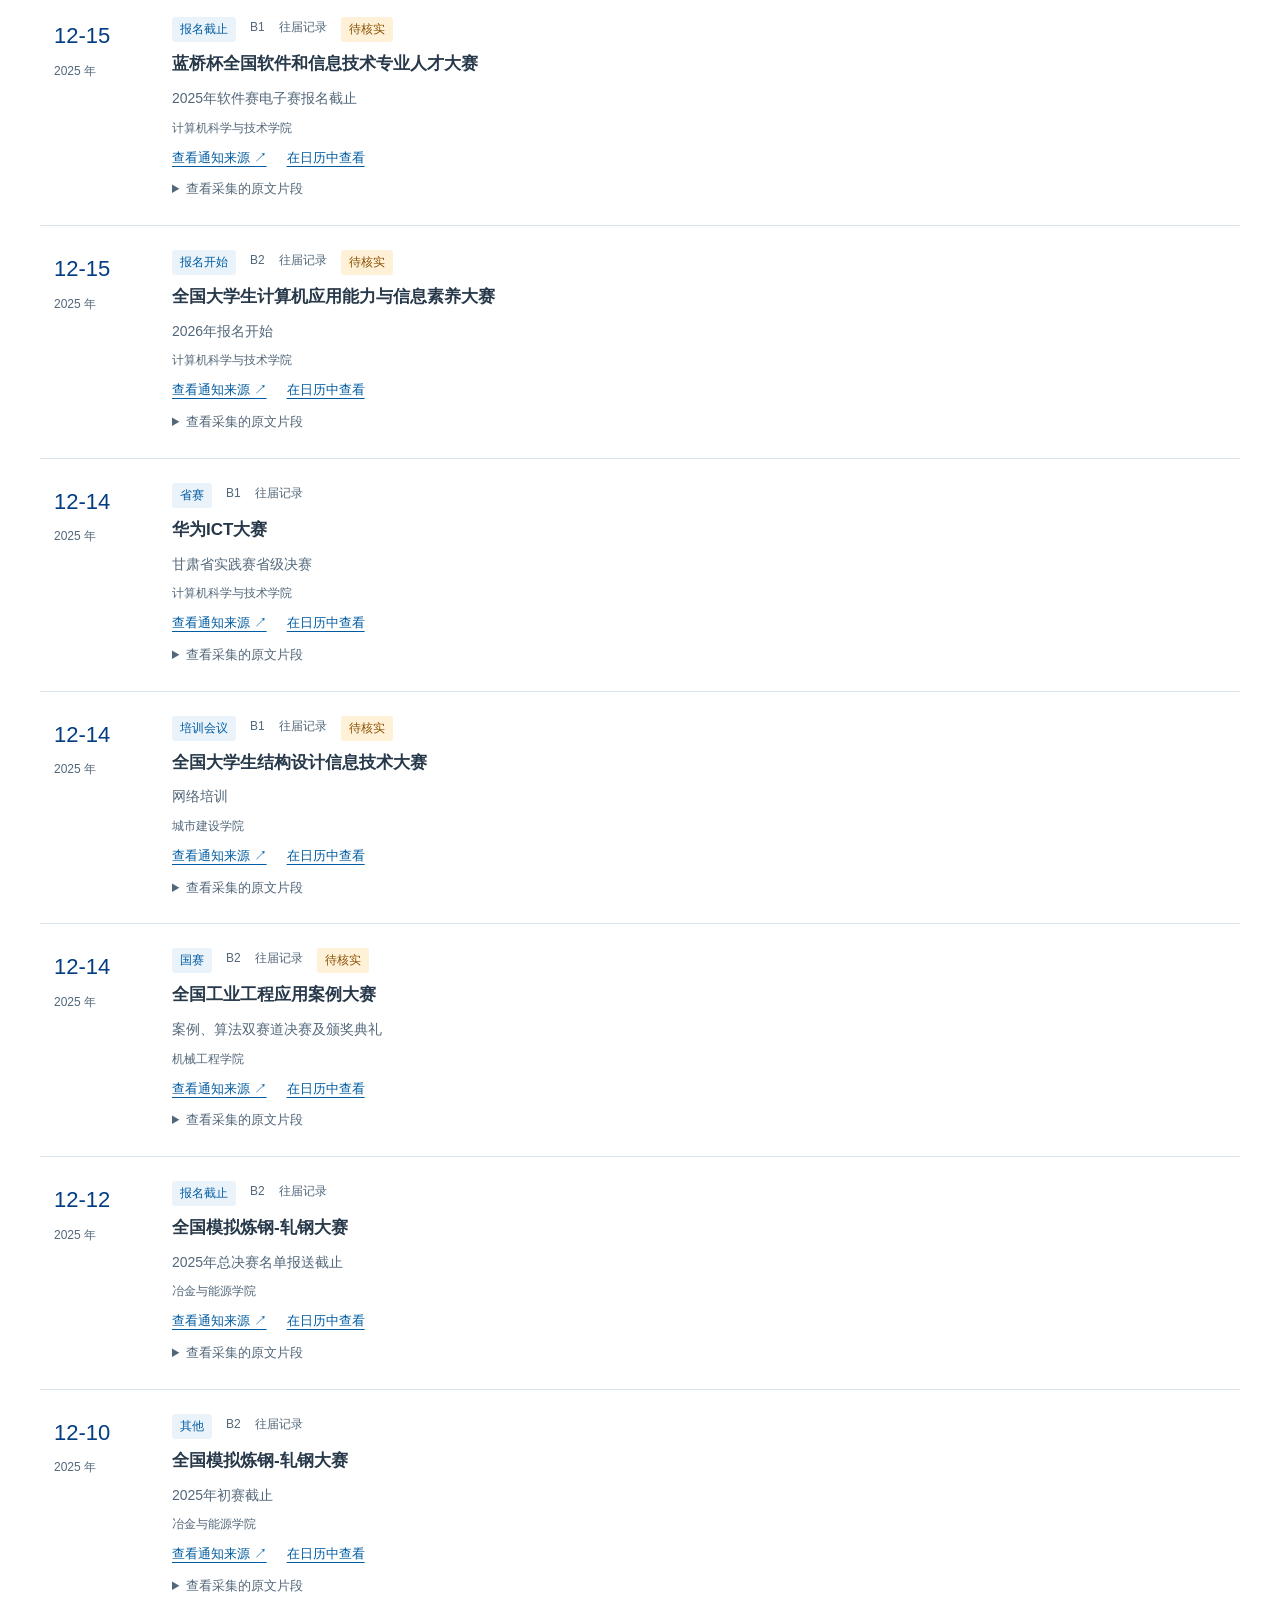
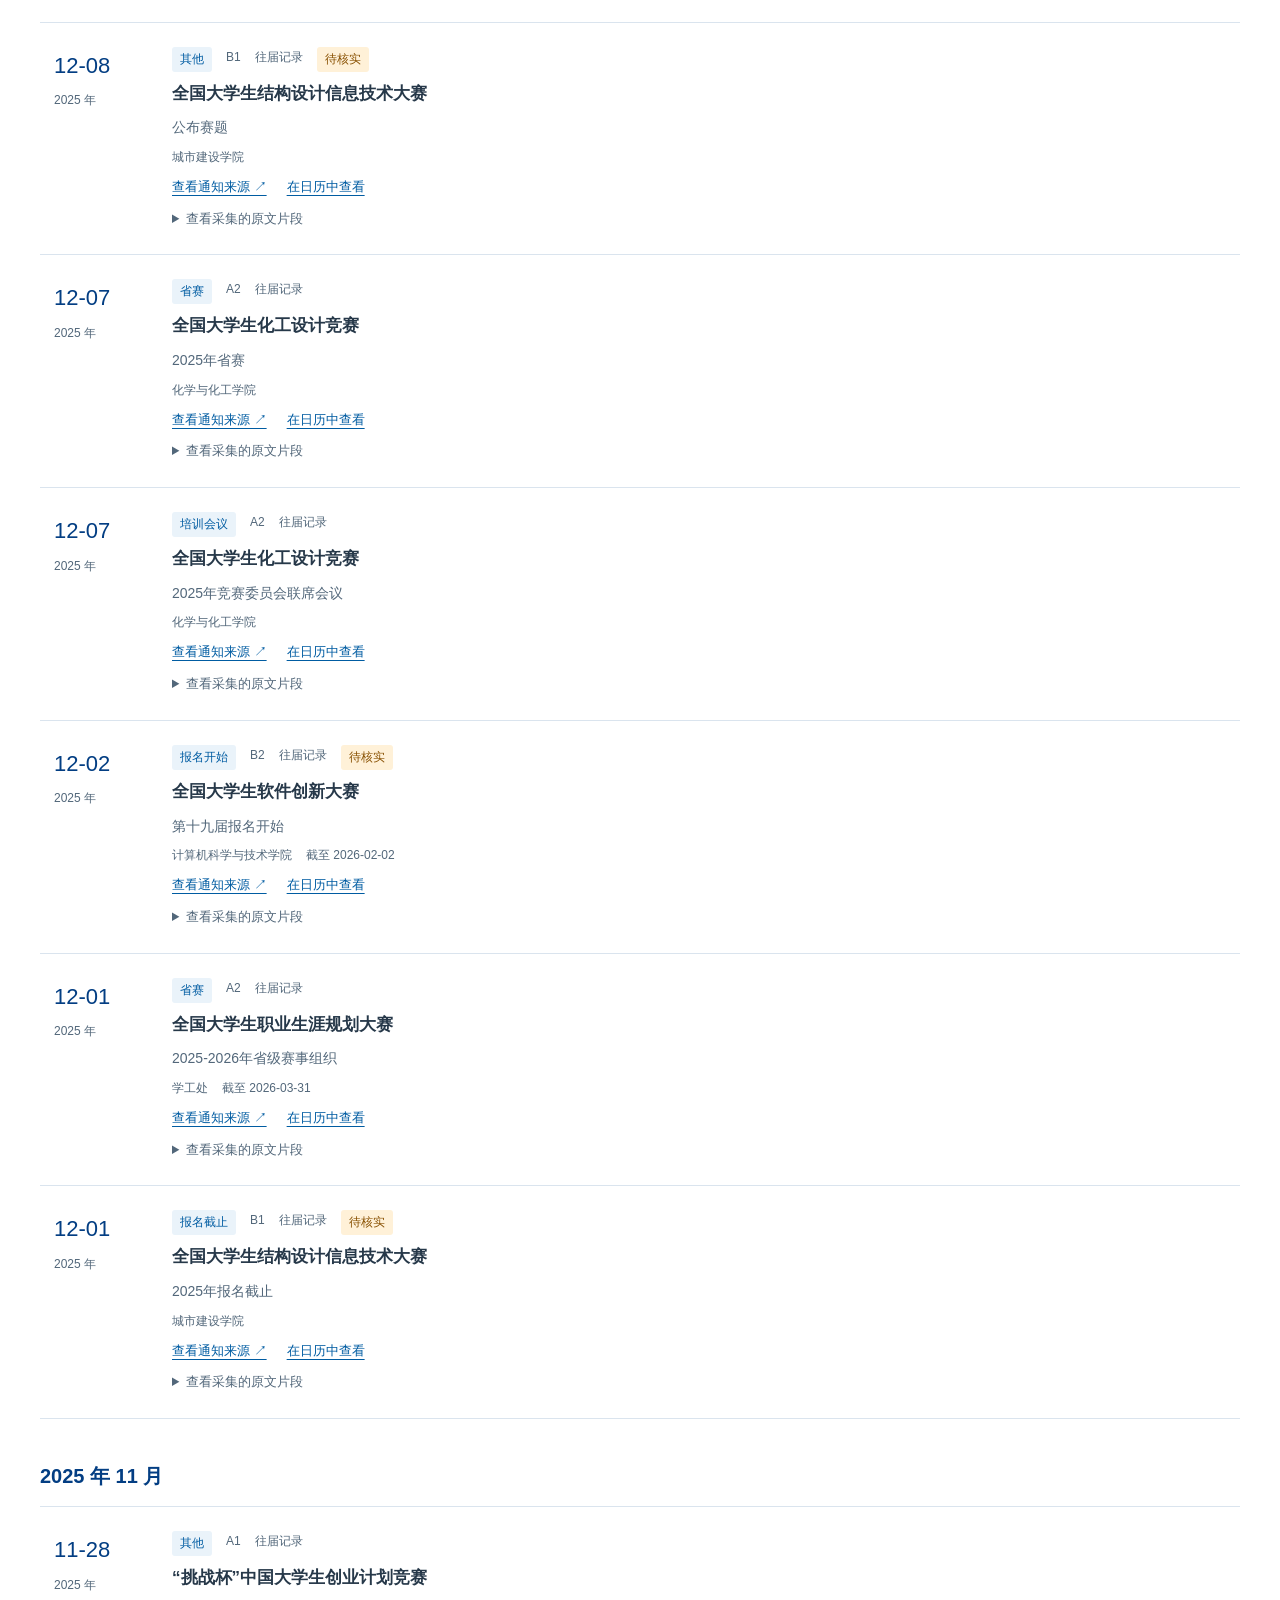
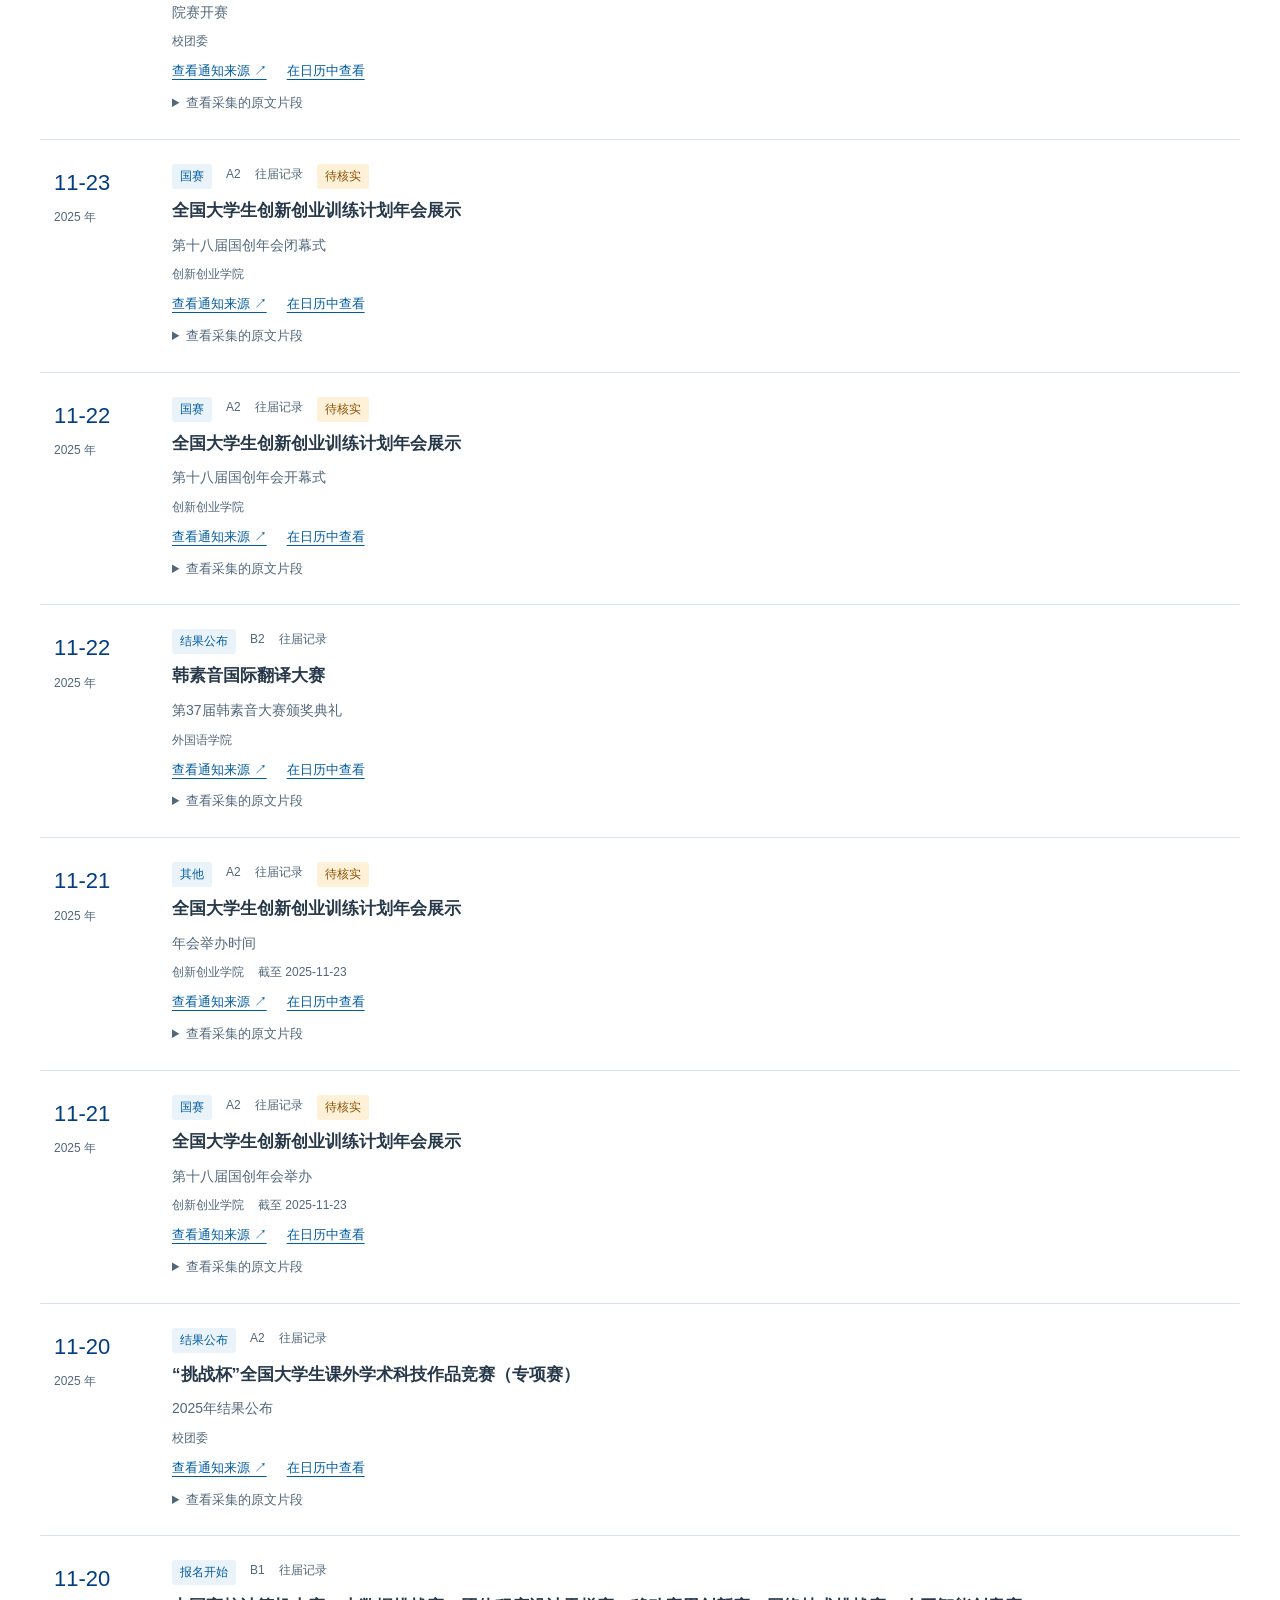
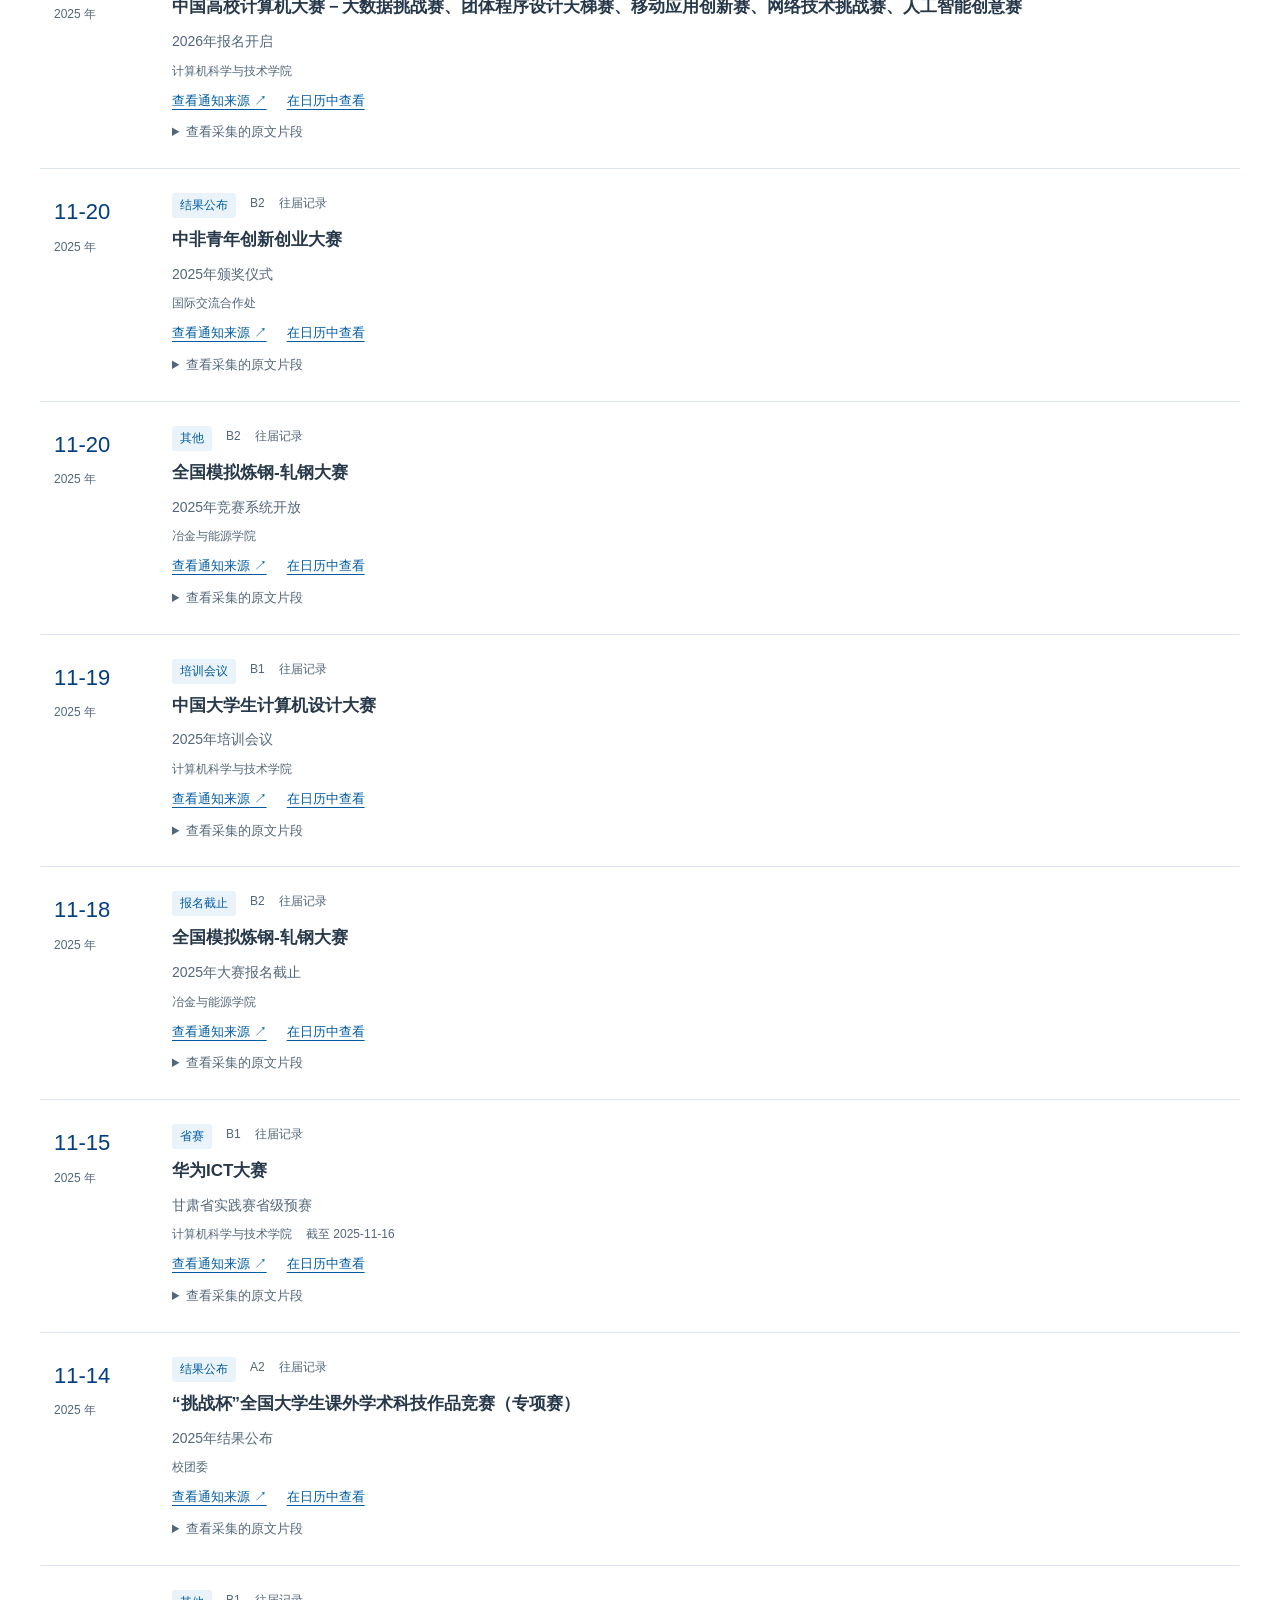
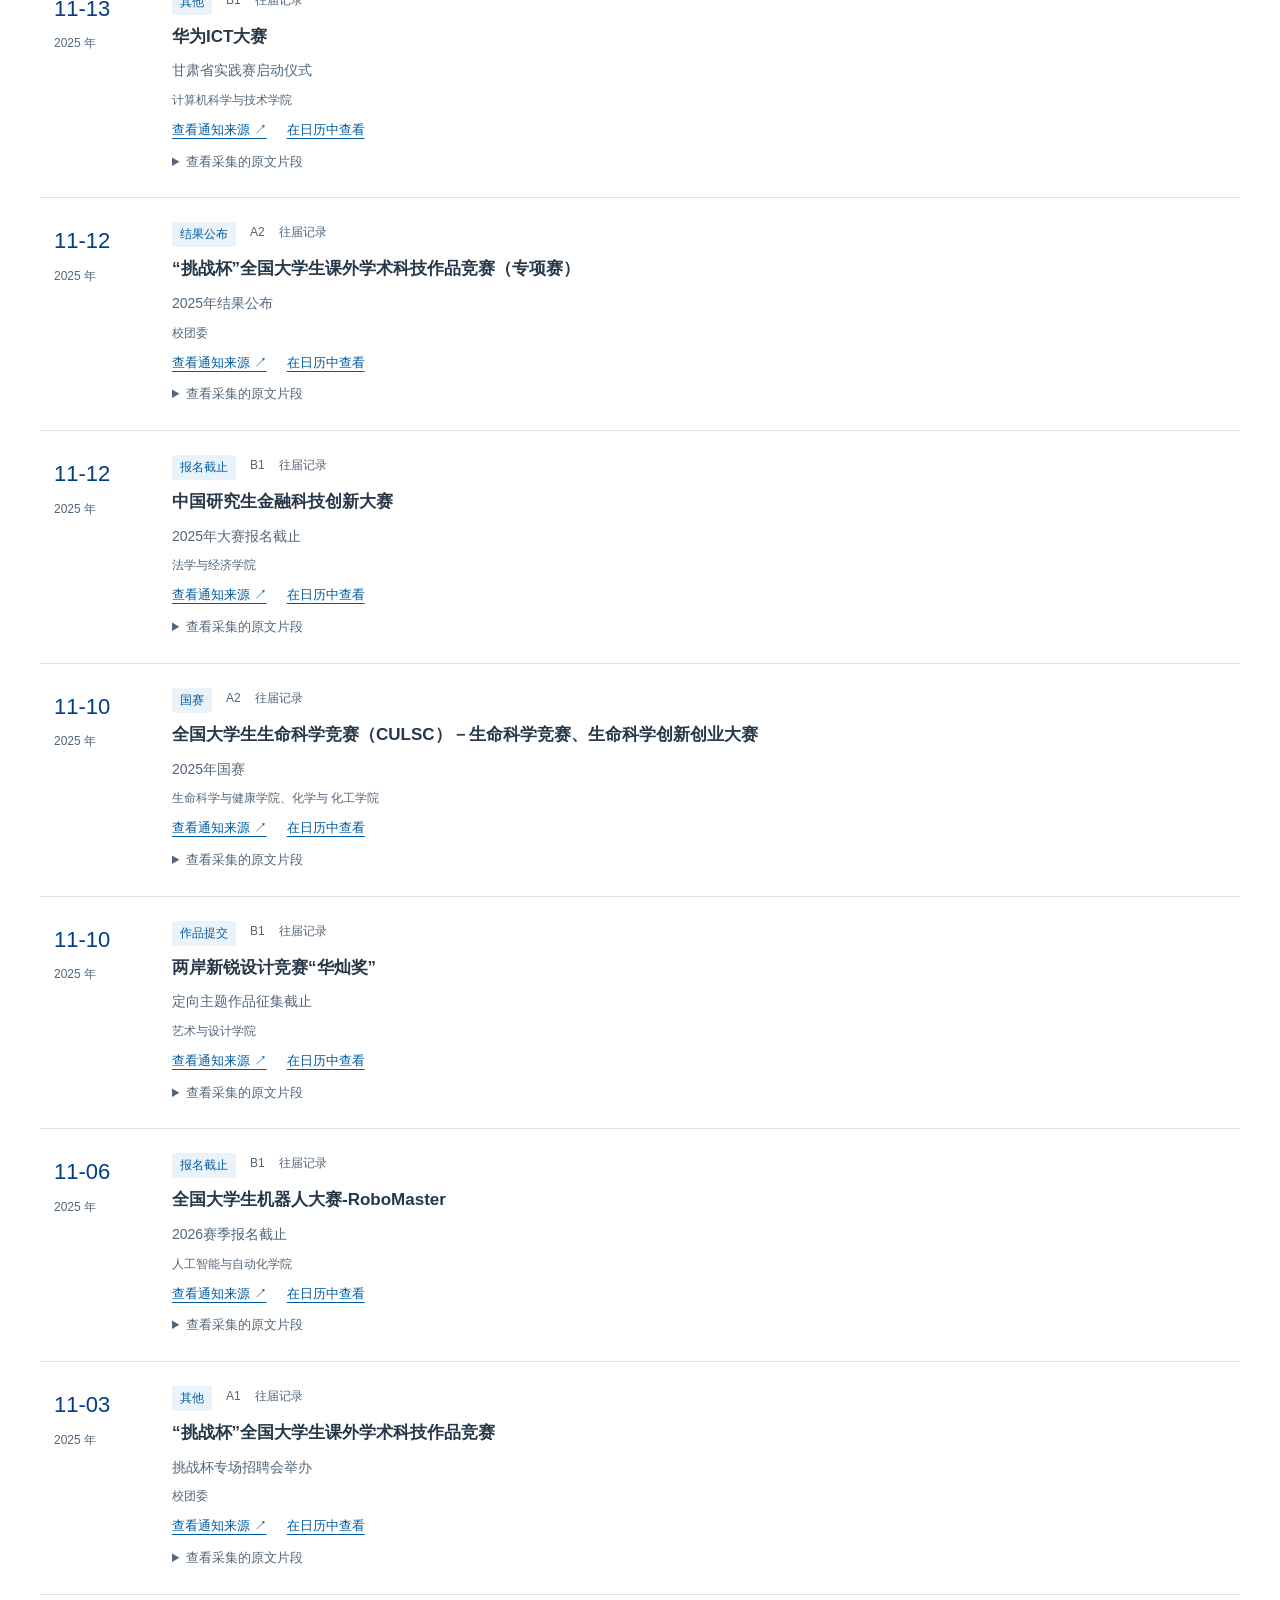
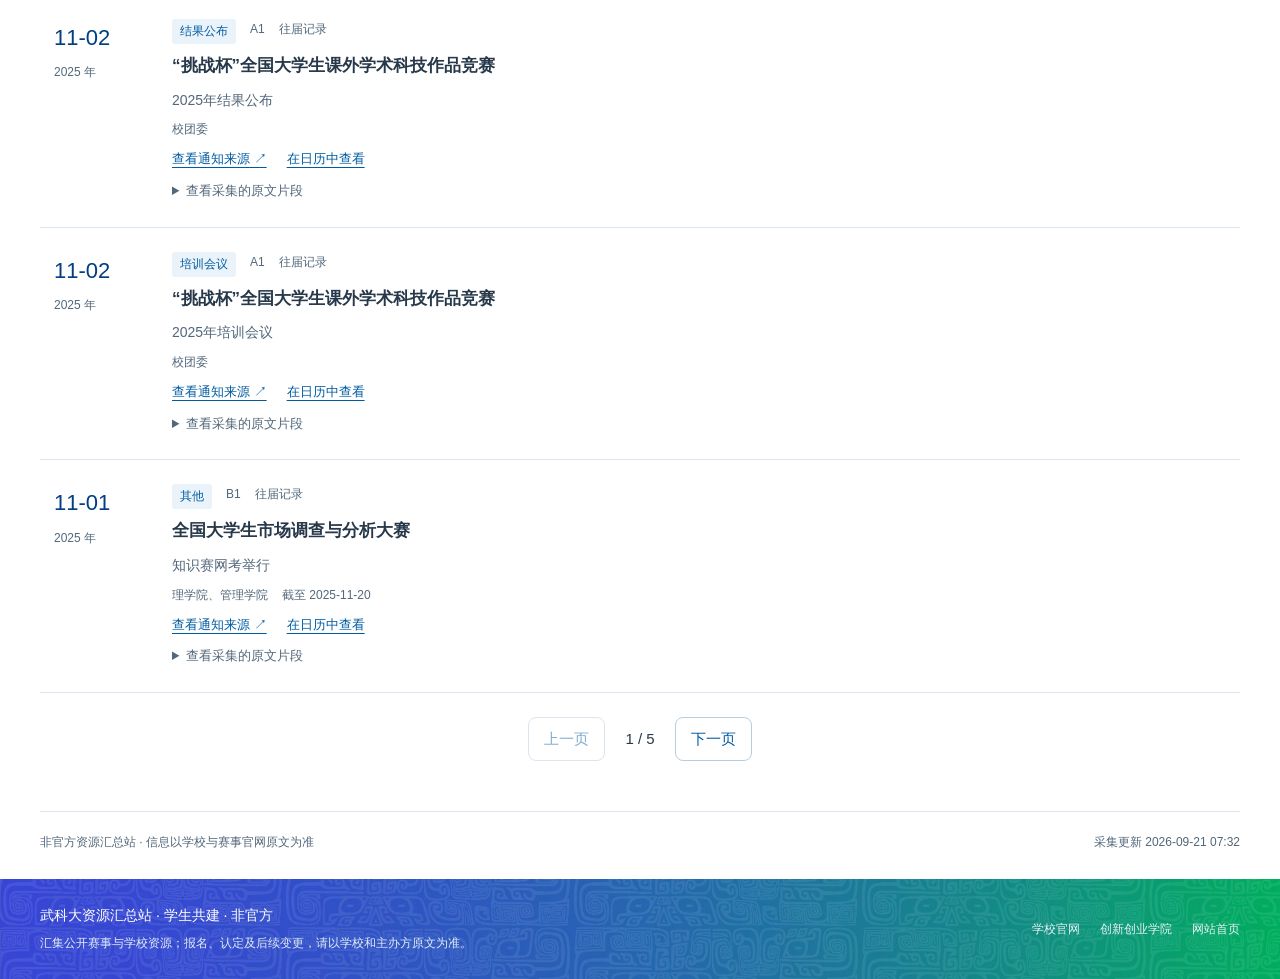
<file: history/index.html>
<!DOCTYPE html>
<html lang="zh-CN"><head><meta charset="utf-8"><meta name="viewport" content="width=device-width,initial-scale=1"><meta name="color-scheme" content="light"><title>历年情况 · 武科大资源汇总</title><meta name="description" content="查往届竞赛节点，也能按赛事对照历届安排。"><link rel="icon" href="data:,"><link rel="stylesheet" href="../hub.css"><link rel="stylesheet" href="../resources.css">
<link rel="stylesheet" href="../site-shell.css">
<link rel="stylesheet" href="../site-pages.css">
<script src="../site-shell.js" defer></script>
</head>
<body class="resource-page site-page" data-page="history">
<!-- site-header:start -->
<div data-site-header data-site-mounted="true">
  <header class="site-masthead">
    <div class="site-wrap site-masthead-inner">
      <a class="site-brand" href="../index.html" aria-label="武科大资源汇总站首页 · 学生共建，非官方">
        <img class="site-university-logo" src="../demo/assets/logo.png" width="456" height="103" alt="武汉科技大学 Wuhan University of Science and Technology">
        <span class="site-brand-divider" aria-hidden="true"></span>
        <span class="site-brand-title"><strong class="site-brand-name">资源汇总站</strong><span class="site-brand-identity">学生共建 · 非官方</span></span>
      </a>
    </div>
  </header>
  <nav class="site-nav" aria-label="主导航">
    <div class="site-wrap site-nav-inner">
      <a class="site-nav-link" href="../index.html">网站首页</a>
      <a class="site-nav-link" href="../calendar/index.html">竞赛日历</a>
      <a class="site-nav-link" href="../competitions/index.html">赛事总览</a>
      <a class="site-nav-link" href="../history/index.html" aria-current="page">历年情况</a>
      <a class="site-nav-link" href="../policy/index.html">官网政策</a>
      <a class="site-nav-link" href="../qq/index.html">QQ群与频道</a>
    </div>
  </nav>
</div>
<!-- site-header:end -->
<header class="hub-top page-heading"><div class="hub-top-inner"><div class="hub-brand"><div class="hub-brand-text"><h1>历年情况</h1><p class="hub-sub">查往届竞赛节点，也能按赛事对照历届安排。</p></div></div></div></header>
<main class="resource-wrap">

<section class="resource-intro"><h2>往届时间，备赛参考</h2><p>从已有通知记录中查找报名、比赛和结果公布的时间，点击来源核对详情。</p></section>
<p class="resource-note">默认展示最近一个有记录的往年。历史日期不能替代当年通知；“待核实”来自现有采集数据，不代表人工确认。当前年度及未来日期会单独标注。</p>
<section class="resource-controls history-controls" id="resourceControls" aria-label="筛选竞赛记录">
<div class="view-switch" id="viewSwitch" aria-label="查看方式"><button type="button" data-view="year" aria-pressed="true">按年份查看</button><button type="button" data-view="comp" aria-pressed="false">按赛事看历届</button></div>
<div class="filter-grid">
<label class="filter-field">年份<select id="yearFilter"><option value="">全部年份</option></select></label>
<label class="filter-field filter-search">搜索记录<input type="search" id="searchInput" placeholder="赛事名称、学院、节点或原文" autocomplete="off"></label>
<label class="filter-field">节点类型<select id="typeFilter"><option value="">全部类型</option></select></label>
<button type="button" id="resetFilters" class="resource-btn filter-reset">重置筛选</button></div>
<label class="filter-field history-comp-select" id="compField" hidden>选择赛事<select id="compFilter"><option value="">请选择赛事</option></select></label>
<div class="history-secondary"><label><input type="checkbox" id="hideUnverified">隐藏待核实记录</label><span id="dataSummary"></span></div>
</section>
<div class="history-overview" id="compOverview" hidden></div>
<div class="resource-results-head"><h2 id="resultCount" role="status" aria-live="polite">正在加载记录…</h2><span id="pageRange"></span></div>
<div id="historyList" class="history-list"></div>
<section id="emptyState" class="empty-panel" hidden><h3 id="emptyTitle">没有符合条件的记录</h3><p id="emptyText">本站可能尚未收录相关通知，可以减少筛选条件后重试。</p><button id="emptyReset" type="button" class="resource-btn">重置筛选</button></section>
<nav class="history-paging" id="paging" aria-label="记录分页" hidden><button type="button" class="resource-btn" id="prevPage">上一页</button><span id="pageNumber"></span><button type="button" class="resource-btn" id="nextPage">下一页</button></nav>
<noscript><p class="resource-note">请启用浏览器 JavaScript，以加载资料和使用筛选功能。</p></noscript></main>
<aside class="hub-foot page-footnote" aria-label="数据说明"><span class="foot-note">非官方资源汇总站 · 信息以学校与赛事官网原文为准</span><span class="foot-build" id="checkedDate"></span></aside>
<script src="../data/events.js"></script><script src="../data/competitions.js"></script><script src="../data/coverage.js"></script><script src="../hub-data.js"></script><script src="../resource-core.js"></script><script src="app.js"></script>
<!-- site-footer:start -->
<div data-site-footer data-site-mounted="true">
  <footer class="site-footer">
    <div class="site-wrap site-footer-inner">
      <div class="site-footer-copy">
        <p class="site-footer-title">武科大资源汇总站 · 学生共建 · 非官方</p>
        <p class="site-footer-note">汇集公开赛事与学校资源；报名、认定及后续变更，请以学校和主办方原文为准。</p>
      </div>
      <div class="site-footer-links">
        <a class="site-footer-link" href="https://www.wust.edu.cn/" target="_blank" rel="noopener noreferrer">学校官网</a>
        <a class="site-footer-link" href="https://cxcy.wust.edu.cn/" target="_blank" rel="noopener noreferrer">创新创业学院</a>
        <a class="site-footer-link" href="../index.html">网站首页</a>
      </div>
    </div>
  </footer>
</div>
<!-- site-footer:end -->
</body></html>
</file>
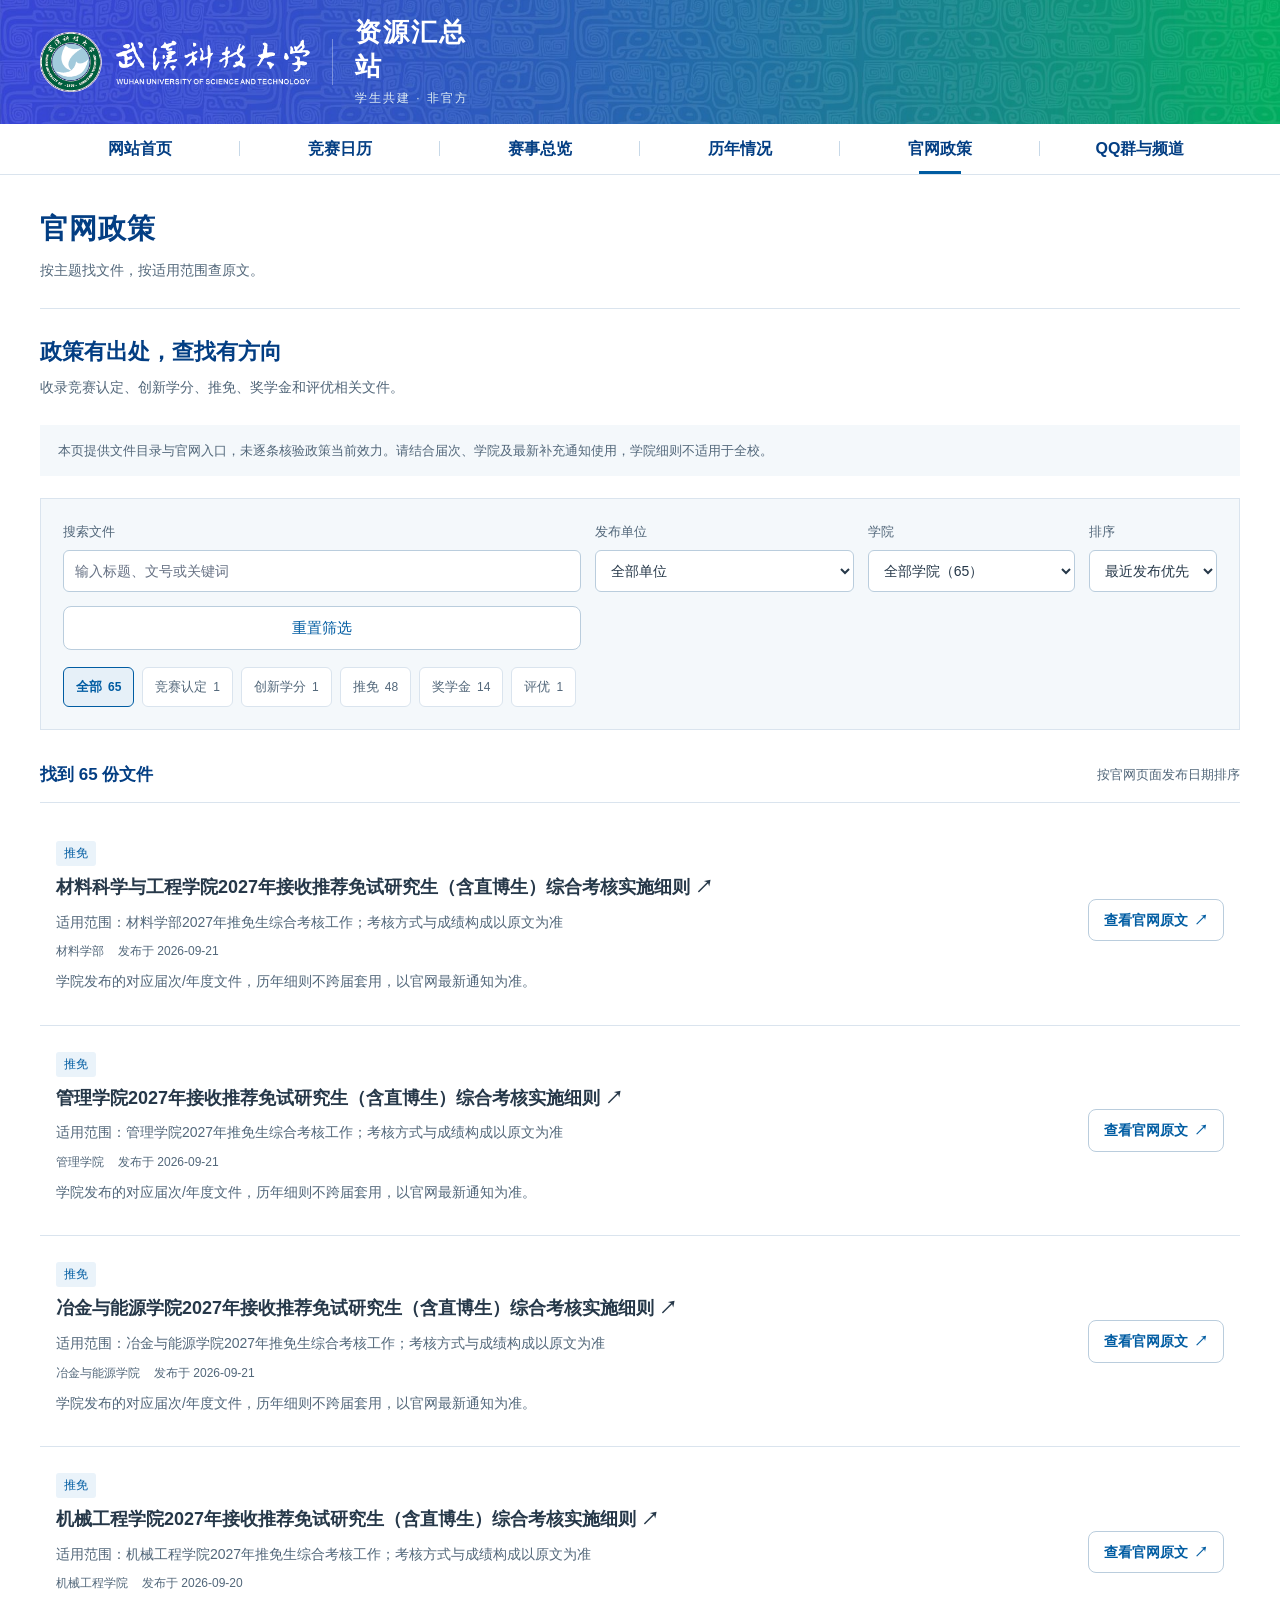
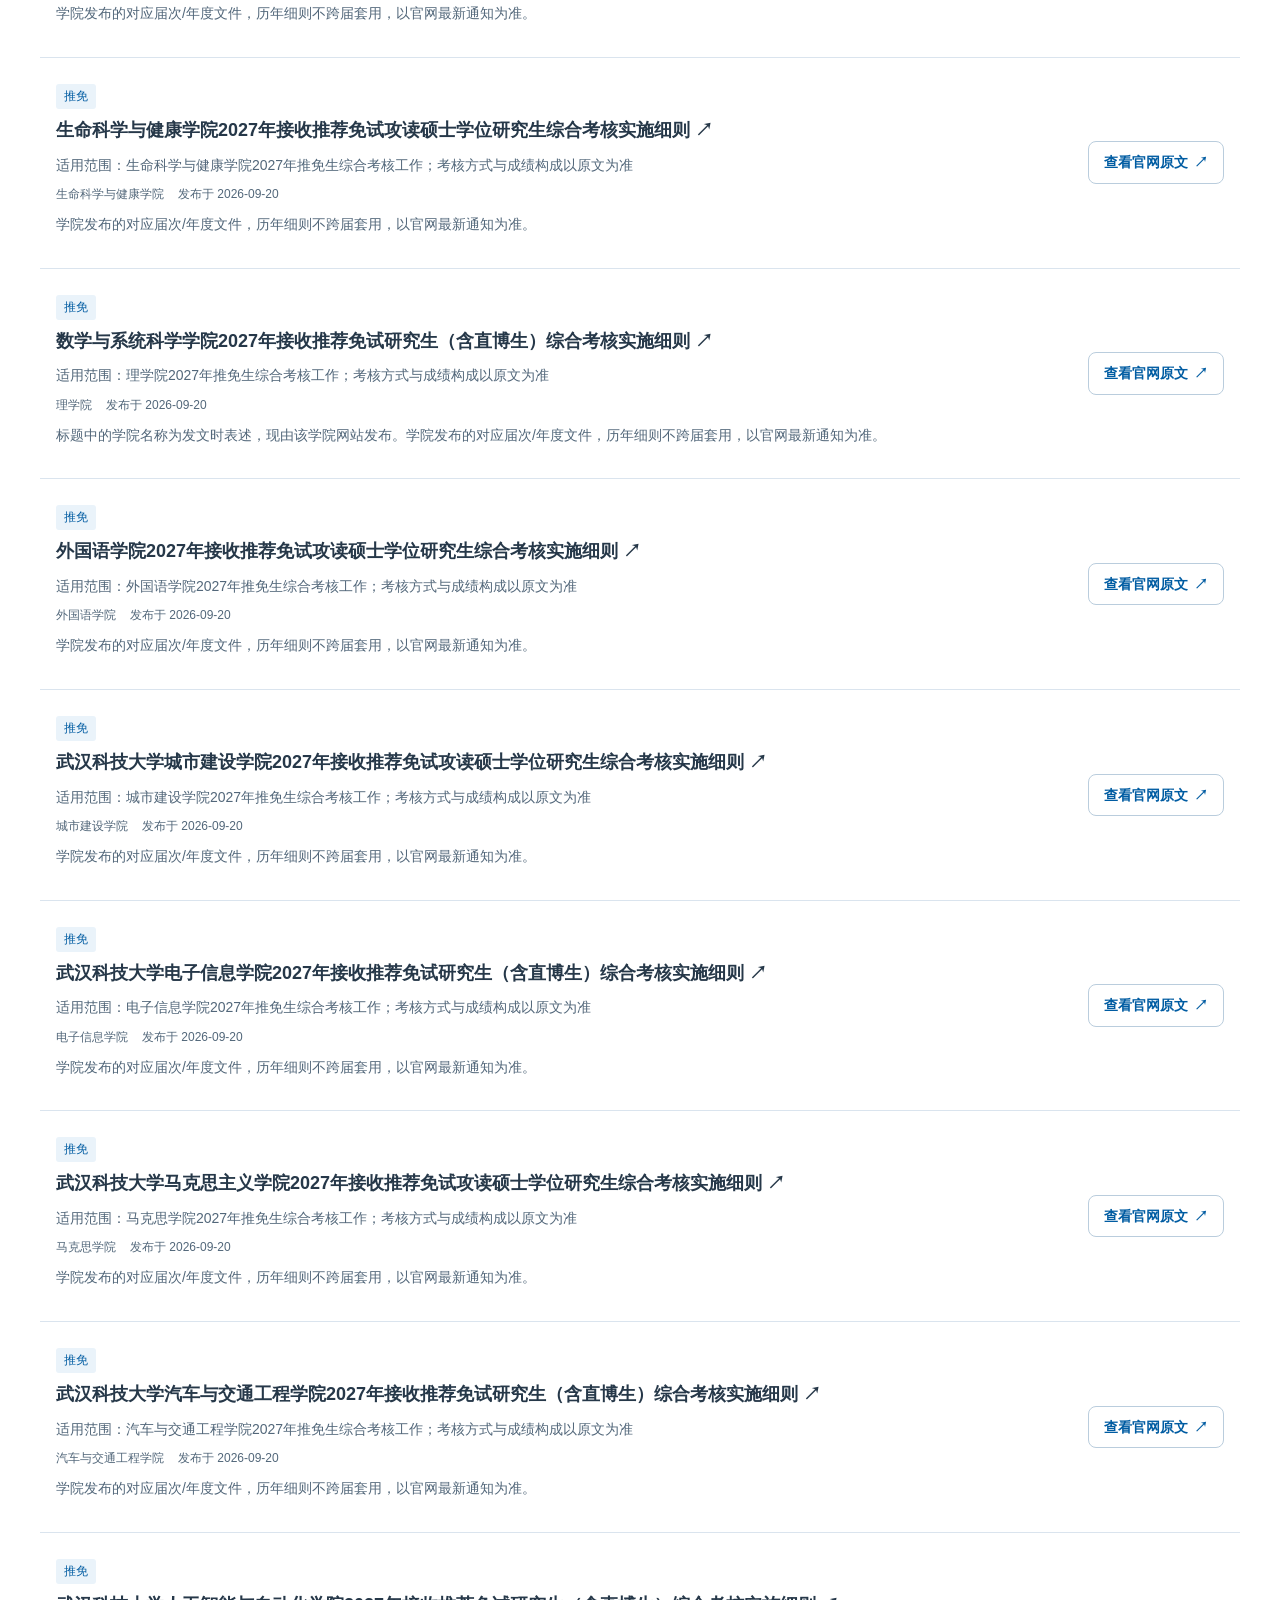
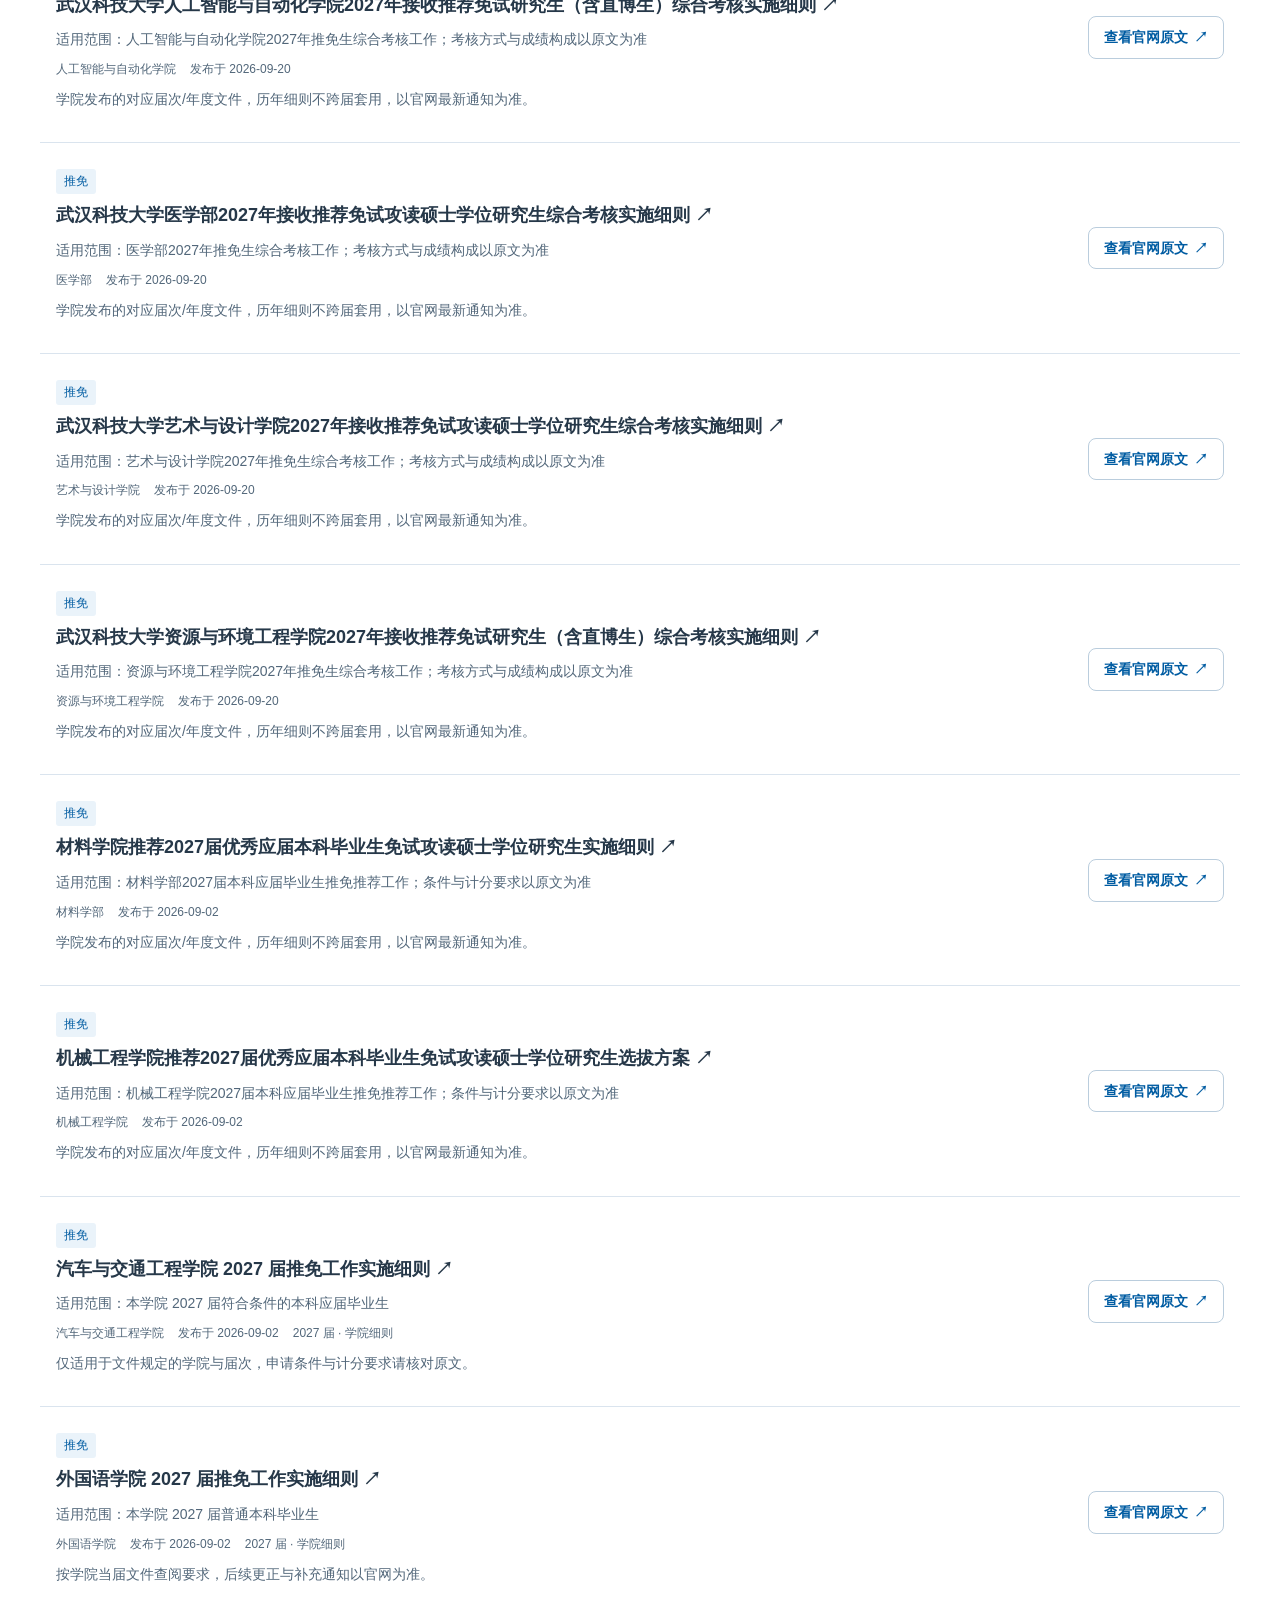
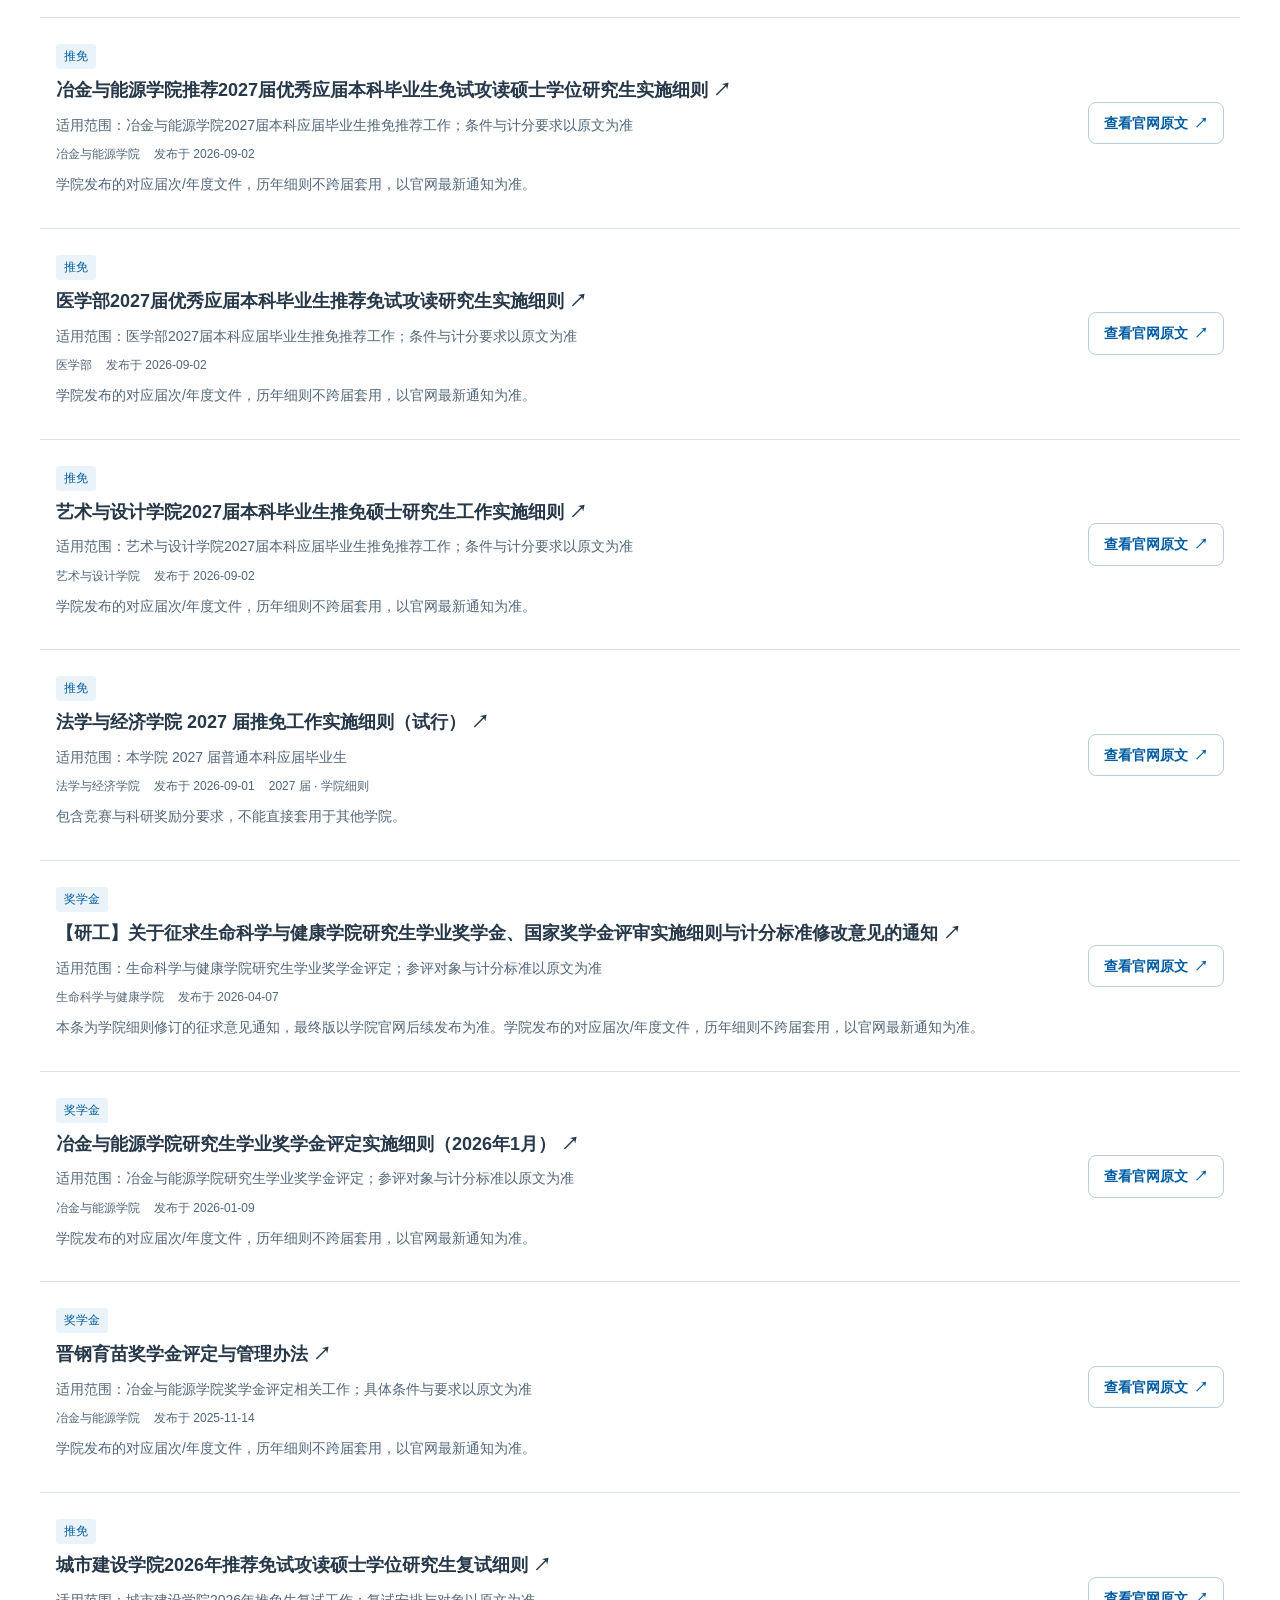
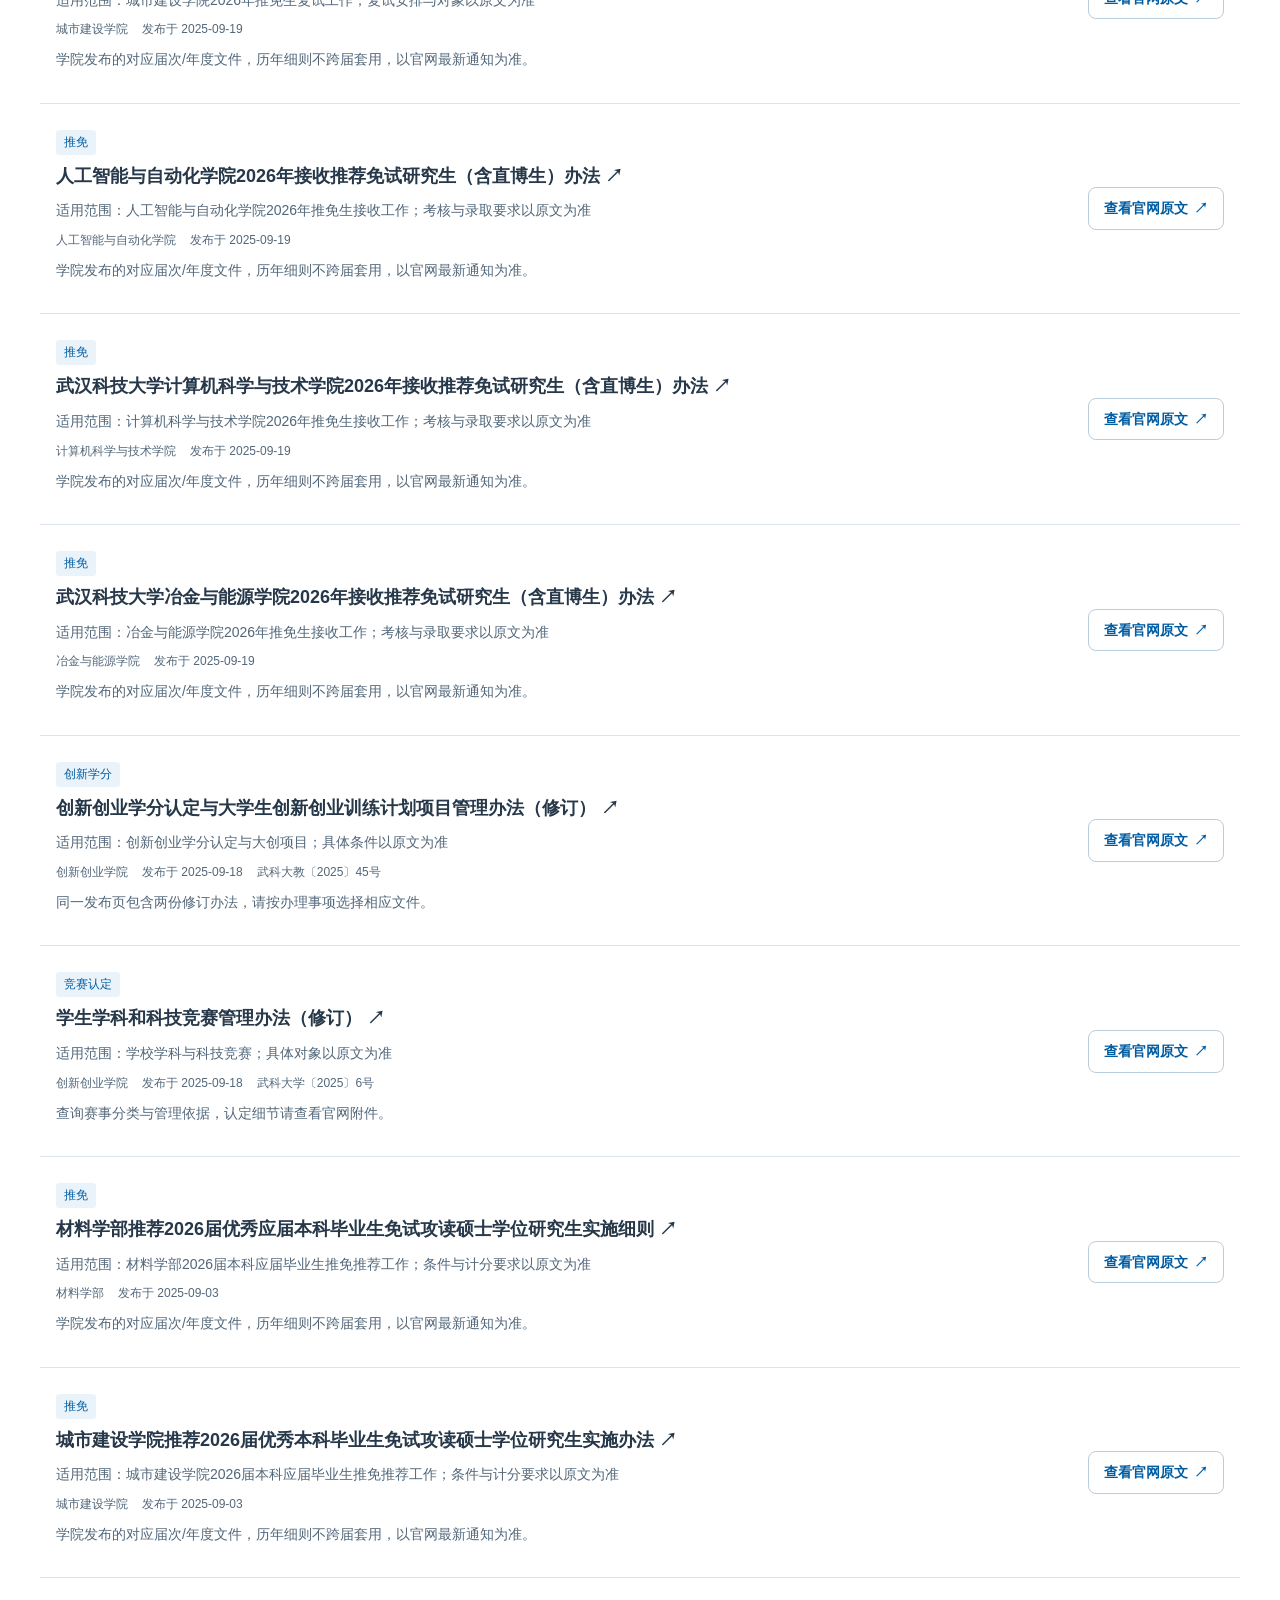
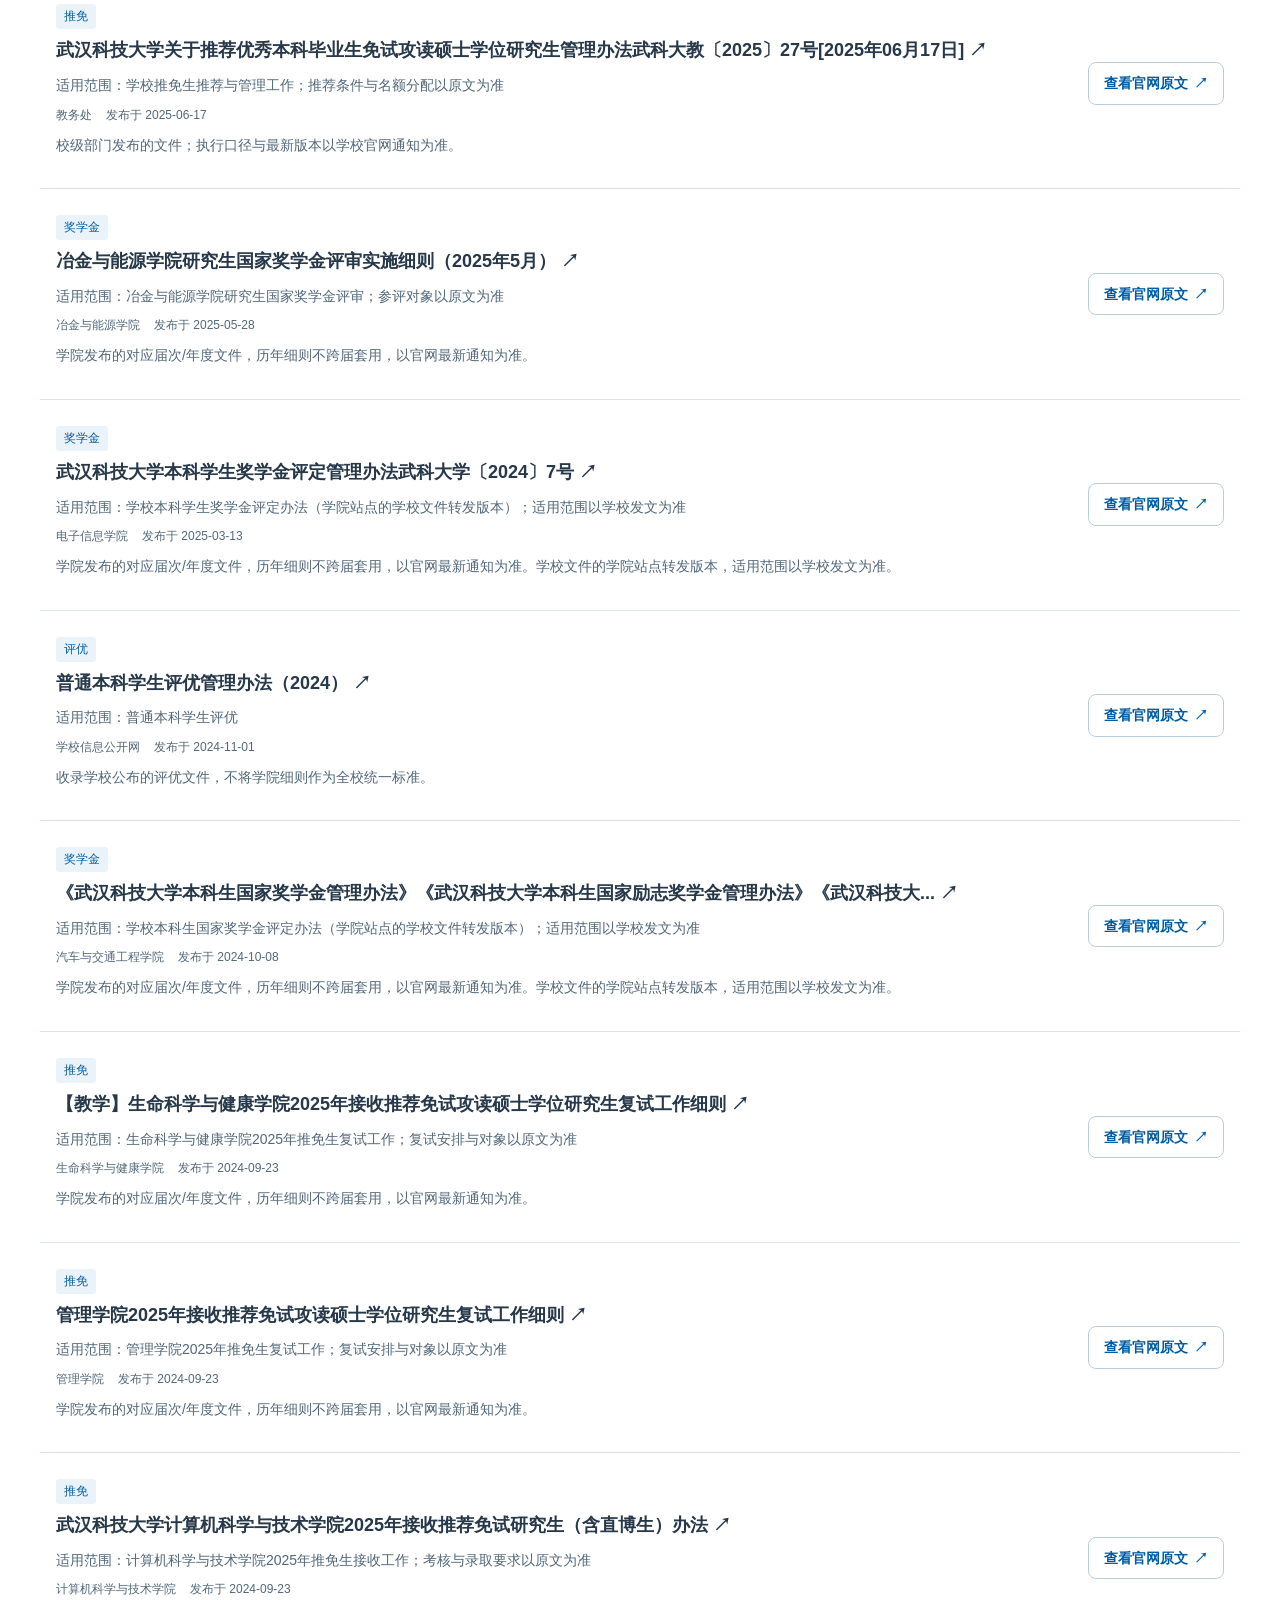
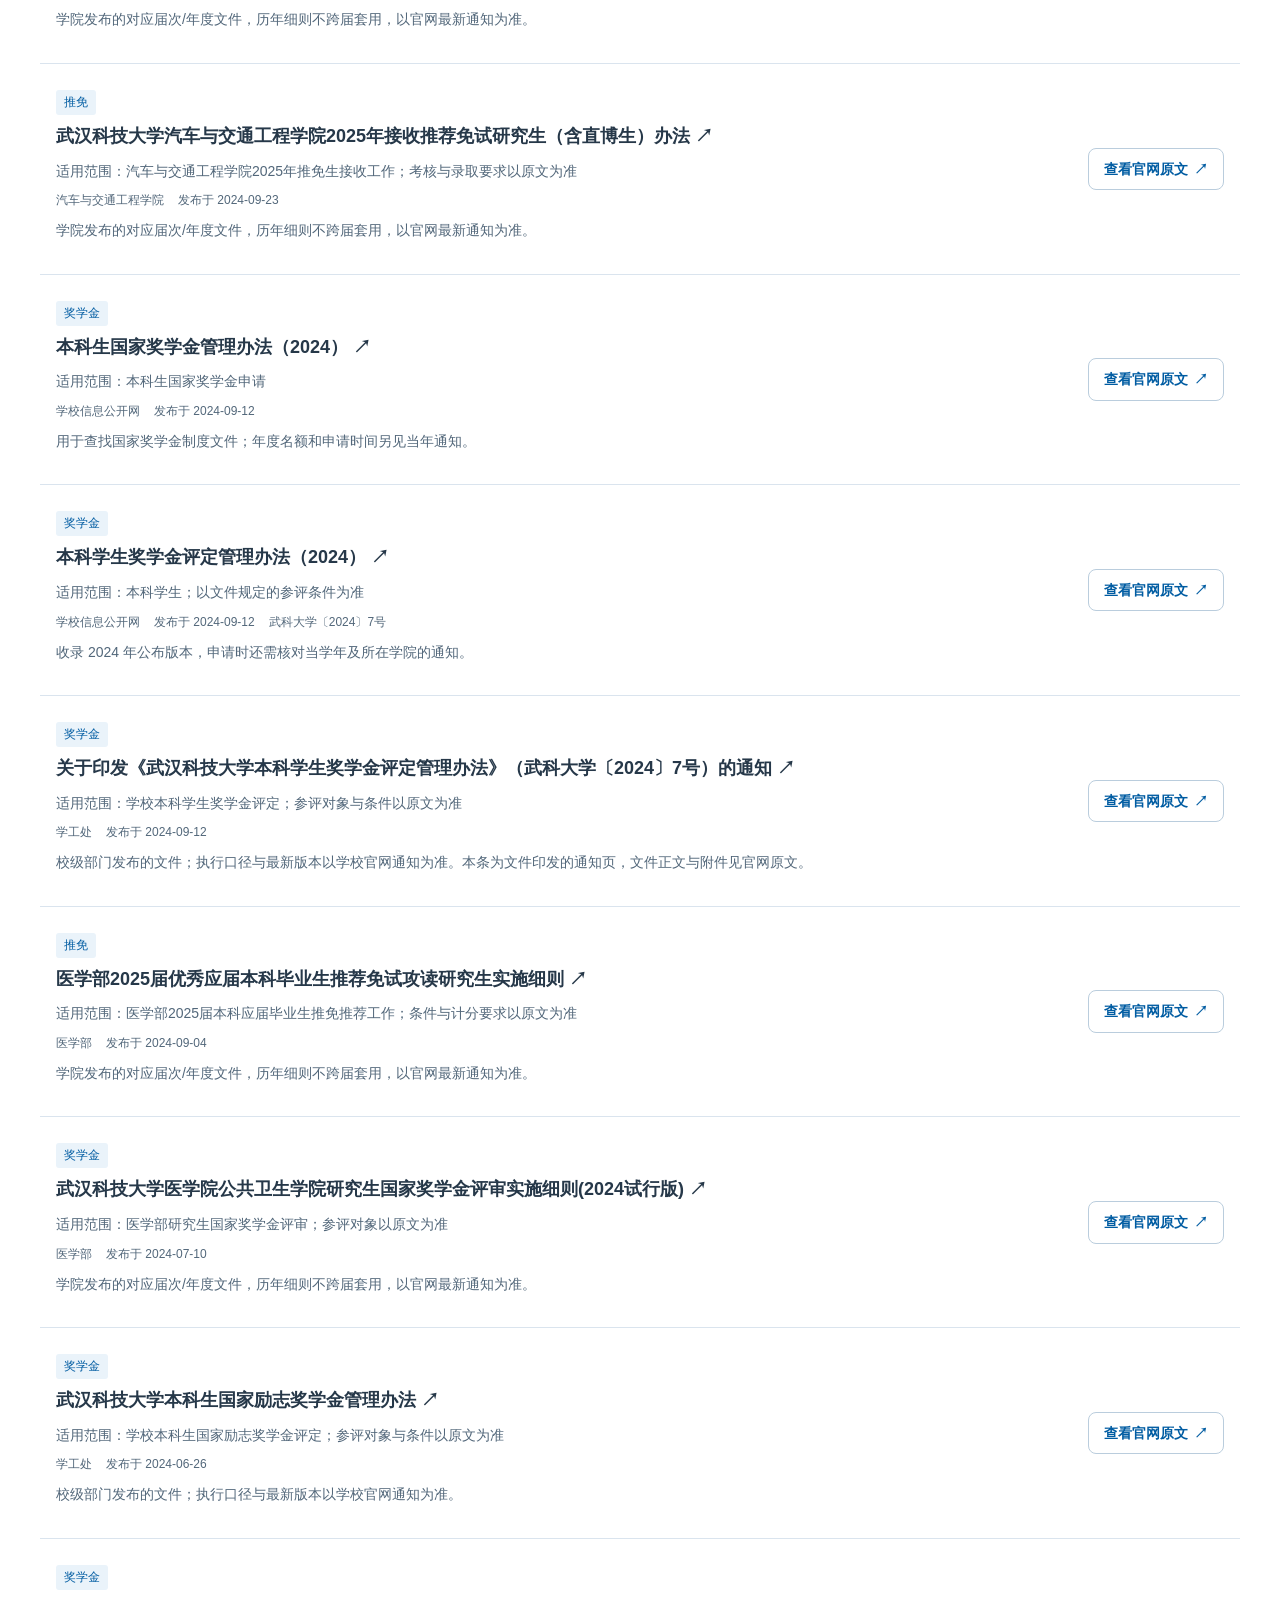
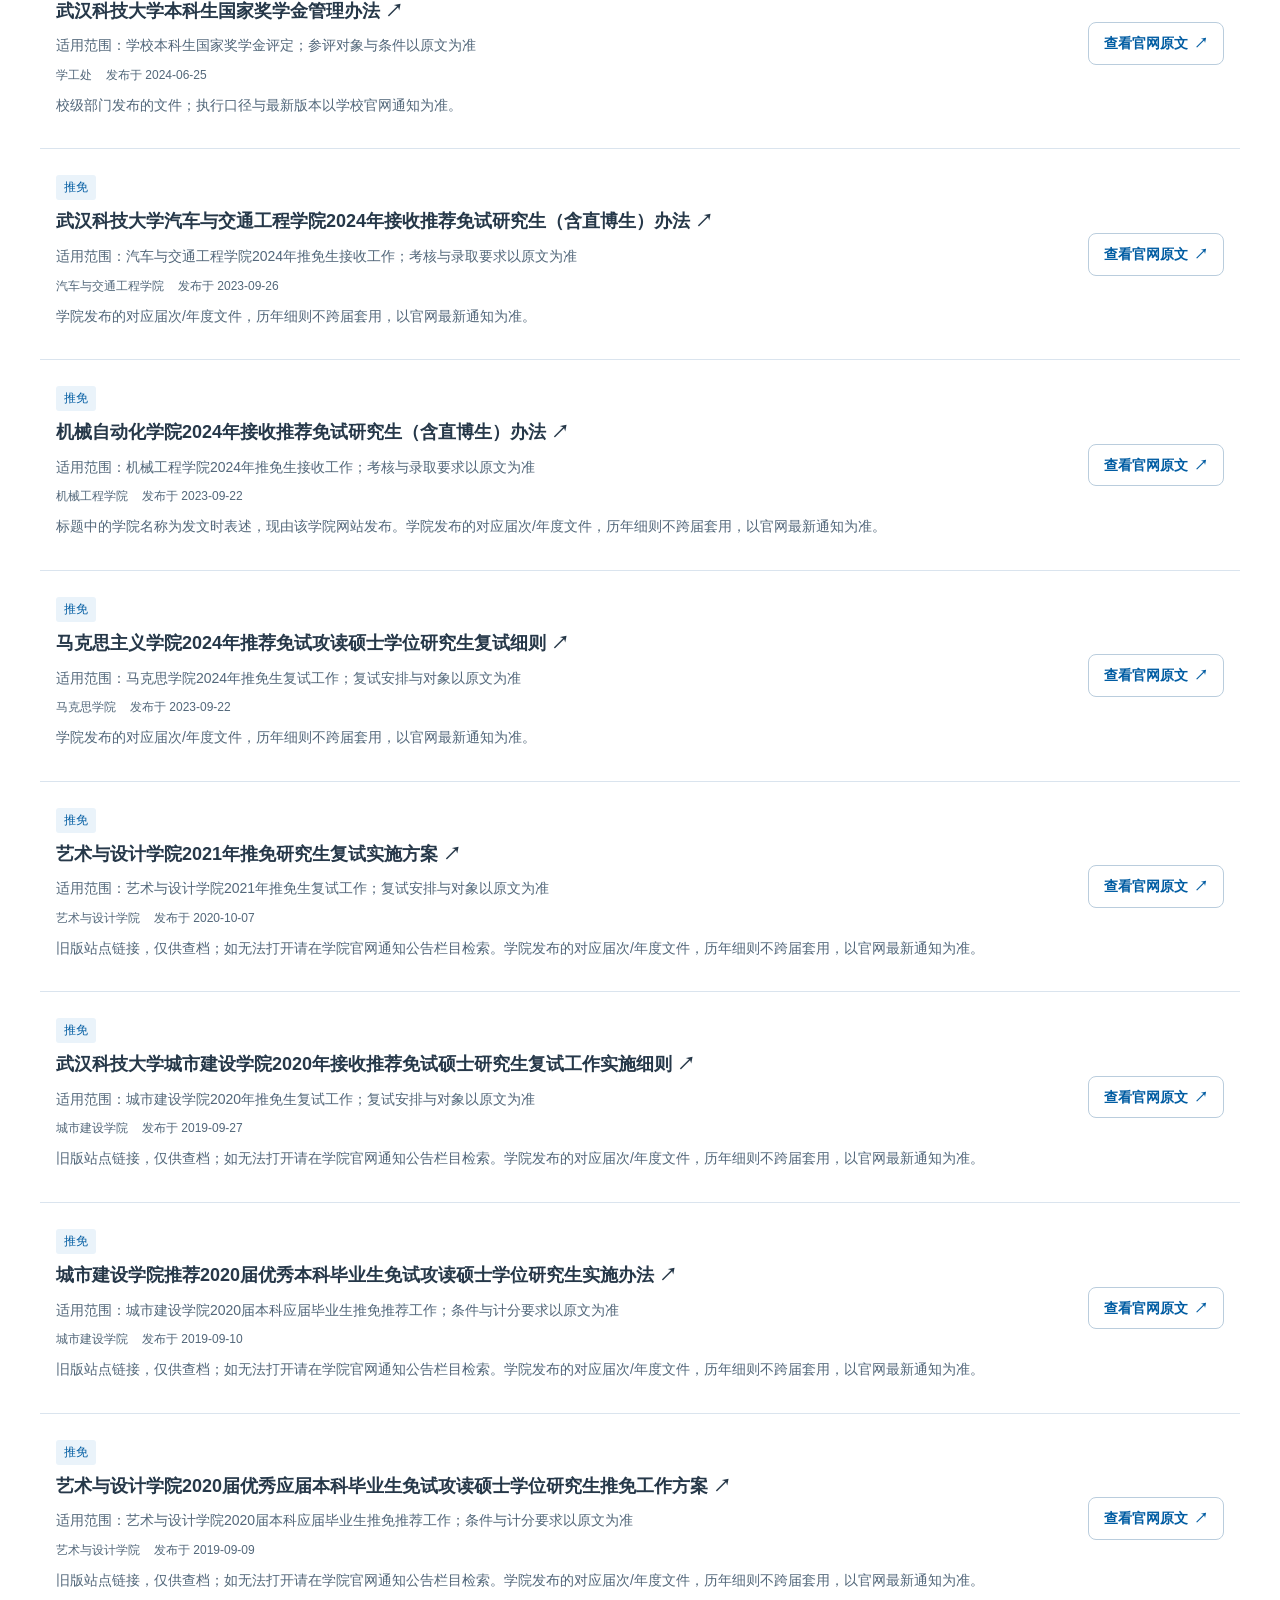
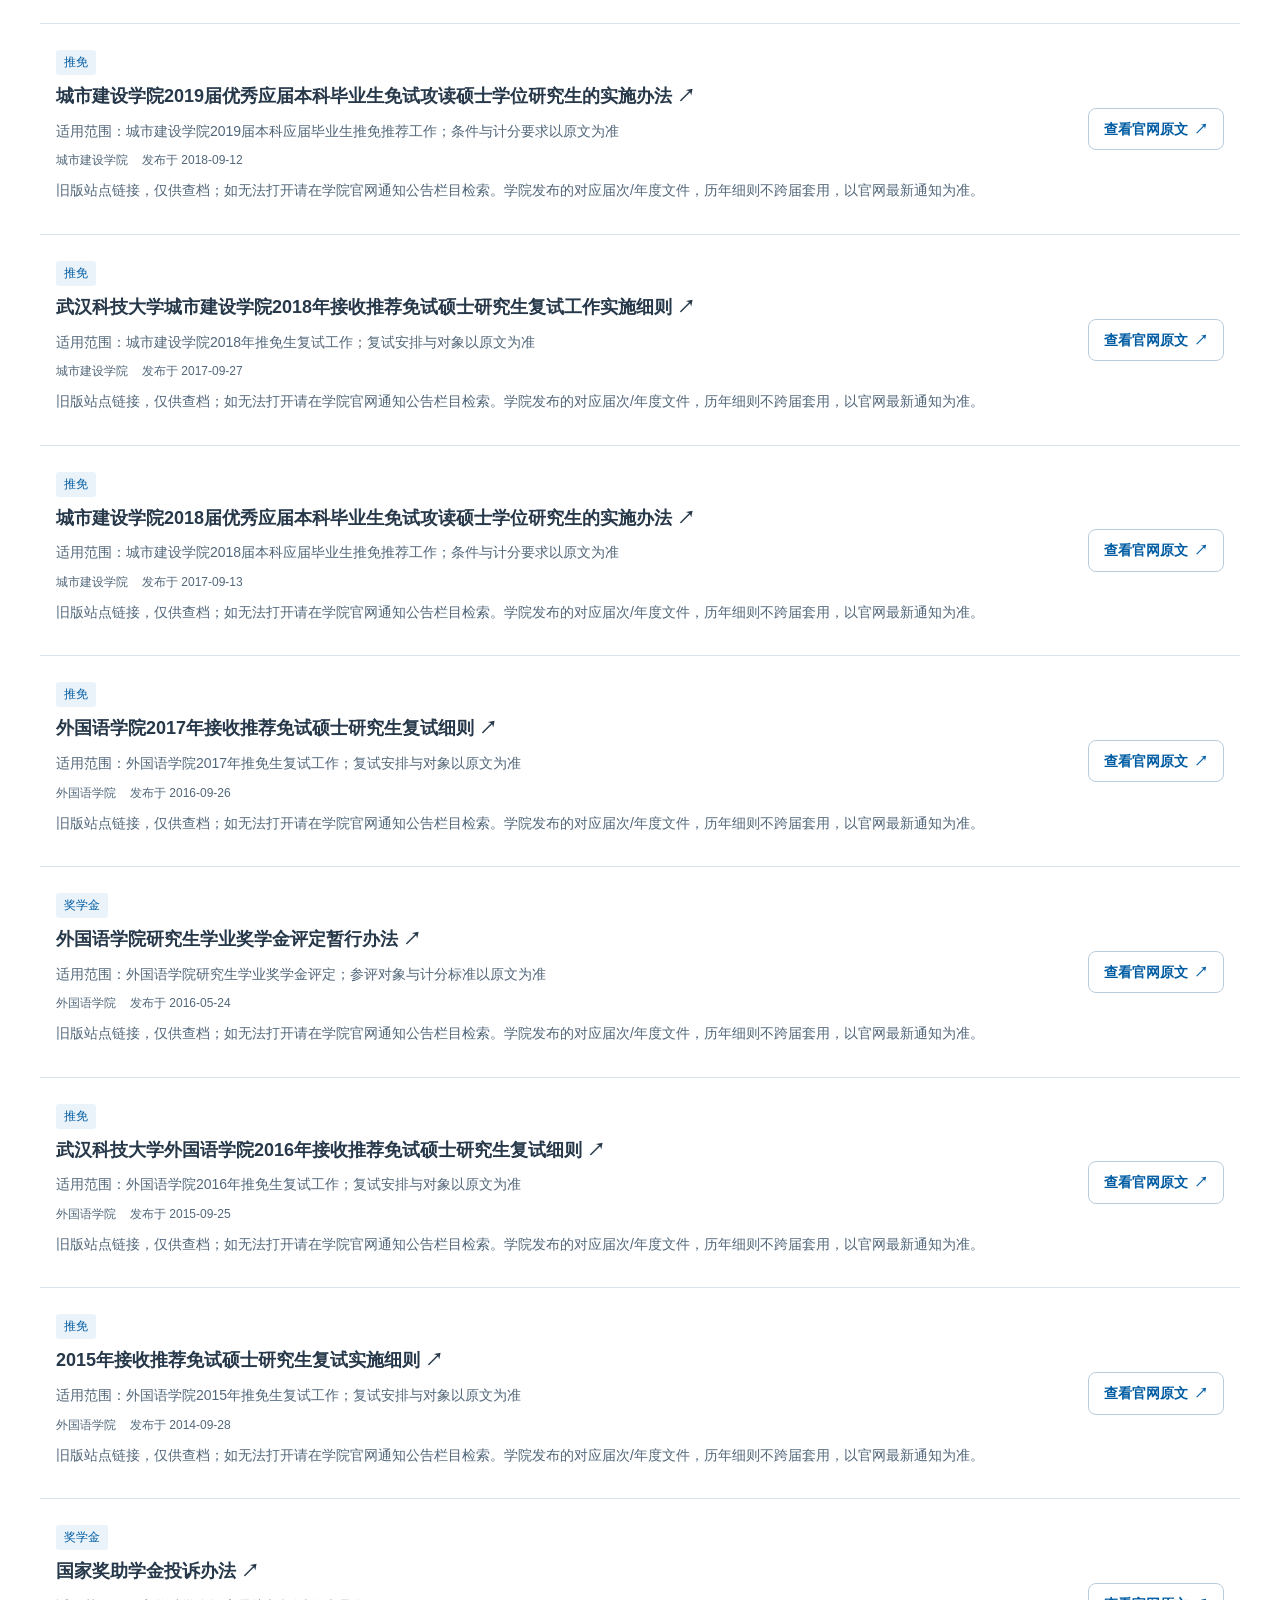
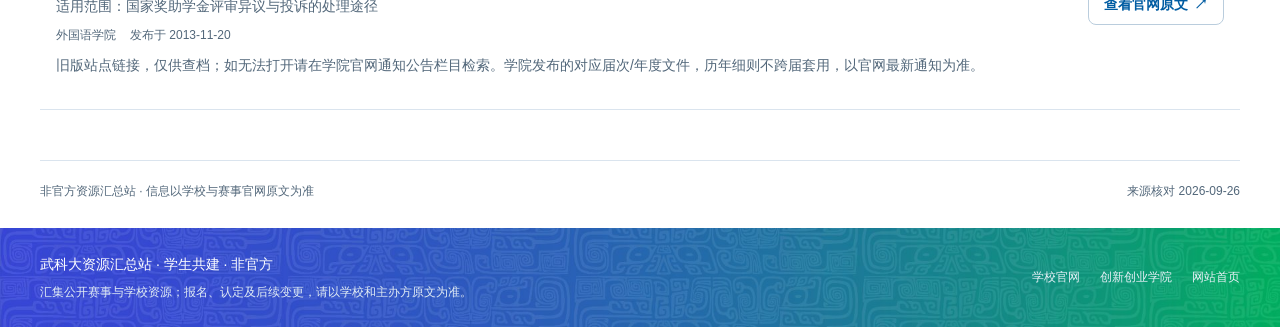
<file: policy/index.html>
<!DOCTYPE html>
<html lang="zh-CN"><head><meta charset="utf-8"><meta name="viewport" content="width=device-width,initial-scale=1"><meta name="color-scheme" content="light"><title>官网政策 · 武科大资源汇总</title><meta name="description" content="按主题找文件，按适用范围查原文。"><link rel="icon" href="data:,"><link rel="stylesheet" href="../hub.css"><link rel="stylesheet" href="../resources.css">
<link rel="stylesheet" href="../site-shell.css">
<link rel="stylesheet" href="../site-pages.css">
<script src="../site-shell.js" defer></script>
</head>
<body class="resource-page site-page" data-catalog="policies" data-page="policy">
<!-- site-header:start -->
<div data-site-header data-site-mounted="true">
  <header class="site-masthead">
    <div class="site-wrap site-masthead-inner">
      <a class="site-brand" href="../index.html" aria-label="武科大资源汇总站首页 · 学生共建，非官方">
        <img class="site-university-logo" src="../demo/assets/logo.png" width="456" height="103" alt="武汉科技大学 Wuhan University of Science and Technology">
        <span class="site-brand-divider" aria-hidden="true"></span>
        <span class="site-brand-title"><strong class="site-brand-name">资源汇总站</strong><span class="site-brand-identity">学生共建 · 非官方</span></span>
      </a>
    </div>
  </header>
  <nav class="site-nav" aria-label="主导航">
    <div class="site-wrap site-nav-inner">
      <a class="site-nav-link" href="../index.html">网站首页</a>
      <a class="site-nav-link" href="../calendar/index.html">竞赛日历</a>
      <a class="site-nav-link" href="../competitions/index.html">赛事总览</a>
      <a class="site-nav-link" href="../history/index.html">历年情况</a>
      <a class="site-nav-link" href="../policy/index.html" aria-current="page">官网政策</a>
      <a class="site-nav-link" href="../qq/index.html">QQ群与频道</a>
    </div>
  </nav>
</div>
<!-- site-header:end -->
<header class="hub-top page-heading"><div class="hub-top-inner"><div class="hub-brand"><div class="hub-brand-text"><h1>官网政策</h1><p class="hub-sub">按主题找文件，按适用范围查原文。</p></div></div></div></header>
<main class="resource-wrap">

<section class="resource-intro"><h2>政策有出处，查找有方向</h2><p>收录竞赛认定、创新学分、推免、奖学金和评优相关文件。</p></section>
<p class="resource-note">本页提供文件目录与官网入口，未逐条核验政策当前效力。请结合届次、学院及最新补充通知使用，学院细则不适用于全校。</p>
<section class="resource-controls" id="resourceControls" aria-label="筛选资料"><div class="filter-grid">
<label class="filter-field filter-search">搜索文件<input id="searchInput" type="search" placeholder="输入标题、文号或关键词" autocomplete="off"></label>
<label class="filter-field">发布单位<select id="orgFilter"><option value="">全部单位</option></select></label>
<label class="filter-field">学院<select id="collegeFilter"><option value="">全部学院</option></select></label>
<label class="filter-field">排序<select id="sortFilter"><option value="date">最近发布优先</option><option value="name">按名称排序</option></select></label>
<button class="resource-btn filter-reset" id="resetFilters" type="button">重置筛选</button></div><div class="filter-chips" id="categoryChips" aria-label="政策主题"></div></section>
<div class="resource-results-head"><h2 id="resultCount" role="status" aria-live="polite">正在加载资料…</h2><span id="sortSummary">按官网页面发布日期排序</span></div>
<div id="catalogList" class="policy-list"></div>
<section id="emptyState" class="empty-panel" hidden><h3 id="emptyTitle">没有找到匹配的内容</h3><p id="emptyText">可以减少筛选条件后重试。</p><button class="resource-btn" id="emptyReset" type="button">查看全部资料</button></section>
<section class="manual-copy" id="manualCopy" hidden><p>浏览器未允许自动复制，请选中群号后手动复制：</p><label for="copyValue">群号 </label><input id="copyValue" readonly></section>
<div class="resource-feedback" id="feedback" role="status" aria-live="polite" hidden></div>
<noscript><p class="resource-note">请启用浏览器 JavaScript，以加载资料和使用筛选功能。</p></noscript></main>
<aside class="hub-foot page-footnote" aria-label="数据说明"><span class="foot-note">非官方资源汇总站 · 信息以学校与赛事官网原文为准</span><span class="foot-build" id="checkedDate"></span></aside>
<script src="../resources-data.js"></script><script src="../resource-core.js"></script><script src="../catalog.js"></script>
<!-- site-footer:start -->
<div data-site-footer data-site-mounted="true">
  <footer class="site-footer">
    <div class="site-wrap site-footer-inner">
      <div class="site-footer-copy">
        <p class="site-footer-title">武科大资源汇总站 · 学生共建 · 非官方</p>
        <p class="site-footer-note">汇集公开赛事与学校资源；报名、认定及后续变更，请以学校和主办方原文为准。</p>
      </div>
      <div class="site-footer-links">
        <a class="site-footer-link" href="https://www.wust.edu.cn/" target="_blank" rel="noopener noreferrer">学校官网</a>
        <a class="site-footer-link" href="https://cxcy.wust.edu.cn/" target="_blank" rel="noopener noreferrer">创新创业学院</a>
        <a class="site-footer-link" href="../index.html">网站首页</a>
      </div>
    </div>
  </footer>
</div>
<!-- site-footer:end -->
</body></html>
</file>
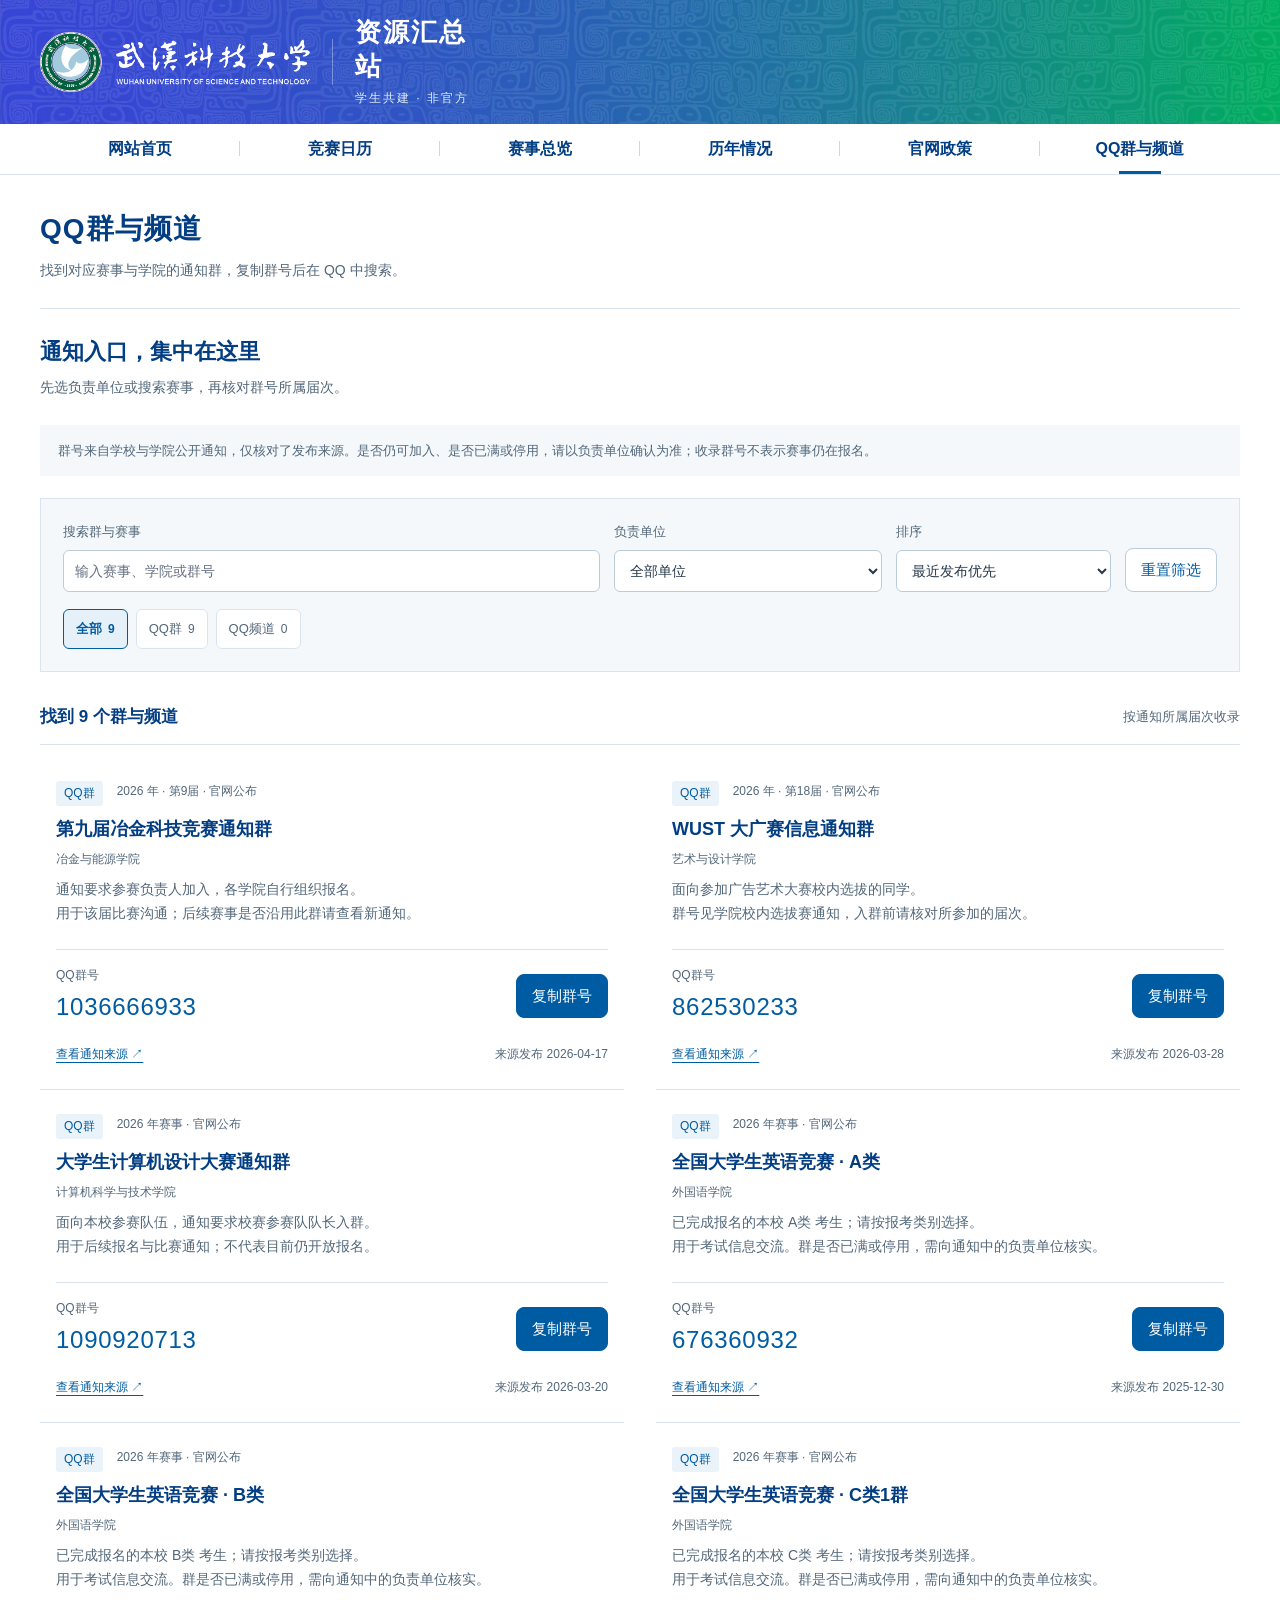
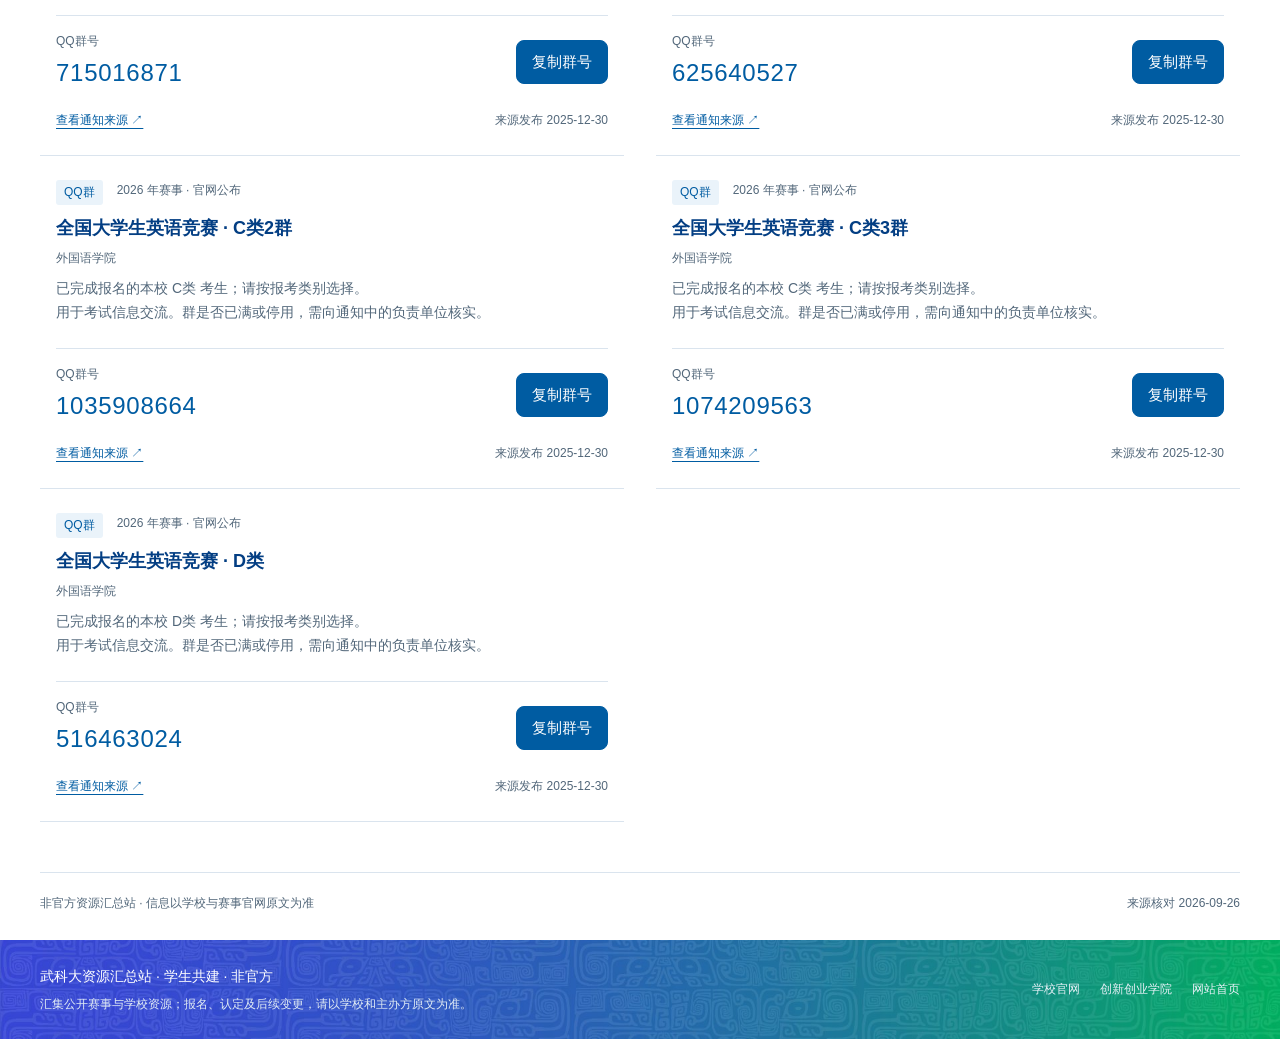
<file: qq/index.html>
<!DOCTYPE html>
<html lang="zh-CN"><head><meta charset="utf-8"><meta name="viewport" content="width=device-width,initial-scale=1"><meta name="color-scheme" content="light"><title>QQ群与频道 · 武科大资源汇总</title><meta name="description" content="找到对应赛事与学院的通知群，复制群号后在 QQ 中搜索。"><link rel="icon" href="data:,"><link rel="stylesheet" href="../hub.css"><link rel="stylesheet" href="../resources.css">
<link rel="stylesheet" href="../site-shell.css">
<link rel="stylesheet" href="../site-pages.css">
<script src="../site-shell.js" defer></script>
</head>
<body class="resource-page site-page" data-catalog="groups" data-page="qq">
<!-- site-header:start -->
<div data-site-header data-site-mounted="true">
  <header class="site-masthead">
    <div class="site-wrap site-masthead-inner">
      <a class="site-brand" href="../index.html" aria-label="武科大资源汇总站首页 · 学生共建，非官方">
        <img class="site-university-logo" src="../demo/assets/logo.png" width="456" height="103" alt="武汉科技大学 Wuhan University of Science and Technology">
        <span class="site-brand-divider" aria-hidden="true"></span>
        <span class="site-brand-title"><strong class="site-brand-name">资源汇总站</strong><span class="site-brand-identity">学生共建 · 非官方</span></span>
      </a>
    </div>
  </header>
  <nav class="site-nav" aria-label="主导航">
    <div class="site-wrap site-nav-inner">
      <a class="site-nav-link" href="../index.html">网站首页</a>
      <a class="site-nav-link" href="../calendar/index.html">竞赛日历</a>
      <a class="site-nav-link" href="../competitions/index.html">赛事总览</a>
      <a class="site-nav-link" href="../history/index.html">历年情况</a>
      <a class="site-nav-link" href="../policy/index.html">官网政策</a>
      <a class="site-nav-link" href="../qq/index.html" aria-current="page">QQ群与频道</a>
    </div>
  </nav>
</div>
<!-- site-header:end -->
<header class="hub-top page-heading"><div class="hub-top-inner"><div class="hub-brand"><div class="hub-brand-text"><h1>QQ群与频道</h1><p class="hub-sub">找到对应赛事与学院的通知群，复制群号后在 QQ 中搜索。</p></div></div></div></header>
<main class="resource-wrap">

<section class="resource-intro"><h2>通知入口，集中在这里</h2><p>先选负责单位或搜索赛事，再核对群号所属届次。</p></section>
<p class="resource-note">群号来自学校与学院公开通知，仅核对了发布来源。是否仍可加入、是否已满或停用，请以负责单位确认为准；收录群号不表示赛事仍在报名。</p>
<section class="resource-controls" id="resourceControls" aria-label="筛选资料"><div class="filter-grid">
<label class="filter-field filter-search">搜索群与赛事<input id="searchInput" type="search" placeholder="输入赛事、学院或群号" autocomplete="off"></label>
<label class="filter-field">负责单位<select id="orgFilter"><option value="">全部单位</option></select></label>
<label class="filter-field">排序<select id="sortFilter"><option value="date">最近发布优先</option><option value="name">按名称排序</option></select></label>
<button class="resource-btn filter-reset" id="resetFilters" type="button">重置筛选</button></div><div class="filter-chips" id="categoryChips" aria-label="入口类型"></div></section>
<div class="resource-results-head"><h2 id="resultCount" role="status" aria-live="polite">正在加载资料…</h2><span>按通知所属届次收录</span></div>
<div id="catalogList" class="group-grid"></div>
<section id="emptyState" class="empty-panel" hidden><h3 id="emptyTitle">没有找到匹配的内容</h3><p id="emptyText">可以减少筛选条件后重试。</p><button class="resource-btn" id="emptyReset" type="button">查看全部资料</button></section>
<section class="manual-copy" id="manualCopy" hidden><p>浏览器未允许自动复制，请选中群号后手动复制：</p><label for="copyValue">群号 </label><input id="copyValue" readonly></section>
<div class="resource-feedback" id="feedback" role="status" aria-live="polite" hidden></div>
<noscript><p class="resource-note">请启用浏览器 JavaScript，以加载资料和使用筛选功能。</p></noscript></main>
<aside class="hub-foot page-footnote" aria-label="数据说明"><span class="foot-note">非官方资源汇总站 · 信息以学校与赛事官网原文为准</span><span class="foot-build" id="checkedDate"></span></aside>
<script src="../resources-data.js"></script><script src="../resource-core.js"></script><script src="../catalog.js"></script>
<!-- site-footer:start -->
<div data-site-footer data-site-mounted="true">
  <footer class="site-footer">
    <div class="site-wrap site-footer-inner">
      <div class="site-footer-copy">
        <p class="site-footer-title">武科大资源汇总站 · 学生共建 · 非官方</p>
        <p class="site-footer-note">汇集公开赛事与学校资源；报名、认定及后续变更，请以学校和主办方原文为准。</p>
      </div>
      <div class="site-footer-links">
        <a class="site-footer-link" href="https://www.wust.edu.cn/" target="_blank" rel="noopener noreferrer">学校官网</a>
        <a class="site-footer-link" href="https://cxcy.wust.edu.cn/" target="_blank" rel="noopener noreferrer">创新创业学院</a>
        <a class="site-footer-link" href="../index.html">网站首页</a>
      </div>
    </div>
  </footer>
</div>
<!-- site-footer:end -->
</body></html>
</file>
<file: demo/style.css>
:root{--navy:#033e83;--blue:#005ca2;--ink:#263849;--muted:#52677a;--line:#dae4ee;--pale:#eaf3fa;--paper:#fff;--font:"Microsoft YaHei","PingFang SC","Noto Sans CJK SC",sans-serif}
*{box-sizing:border-box}html{scroll-behavior:smooth}body{margin:0;font-family:var(--font);font-size:15px;line-height:1.7;color:var(--ink);background:var(--paper)}a{color:inherit;text-decoration:none}button,input{font:inherit}button,a{-webkit-tap-highlight-color:transparent}button{cursor:pointer}button:disabled{cursor:default}img{display:block;max-width:100%}svg{display:inline-block}a,button{touch-action:manipulation}a:hover{color:var(--blue)}button:focus-visible,a:focus-visible,input:focus-visible{outline:3px solid #c37a0d;outline-offset:4px}h1,h2,h3,p,dl,dd{margin:0}h2{font-weight:700;line-height:1.4}button{color:inherit}button .icon,a .icon{flex-shrink:0}.wrap{width:min(1240px,calc(100% - 80px));margin-inline:auto}.icon{width:21px;height:21px;fill:none;stroke:currentColor;stroke-width:1.7;stroke-linecap:round;stroke-linejoin:round;vertical-align:middle}.icon-sprite{position:absolute;width:0;height:0;overflow:hidden}.sr-only{position:absolute;width:1px;height:1px;padding:0;margin:-1px;overflow:hidden;clip:rect(0,0,0,0);white-space:nowrap;border:0}[hidden]{display:none!important}.skip-link{position:absolute;top:-80px;left:20px;padding:12px 20px;background:white;z-index:20}.skip-link:focus{top:10px}
.masthead{background:#054b80 url('assets/headbg.png') center/cover;color:#fff}.masthead-inner{min-height:136px;display:flex;align-items:center;justify-content:space-between;gap:30px}.brand{display:flex;align-items:center;gap:25px;color:#fff;flex-shrink:0}.brand:hover{color:#fff}.university-logo{width:298px;height:auto}.brand-divider{width:1px;height:57px;background:#ffffff55}.brand-title{display:flex;flex-direction:column;gap:3px}.brand-title strong{font-size:30px;line-height:1.3;letter-spacing:2px;font-weight:600}.brand-title>span{font-size:12px;letter-spacing:2px;color:#e0edf3}.header-tools{width:308px;flex-shrink:0}.utility{display:flex;align-items:center;justify-content:flex-end;gap:12px;font-size:12px;margin-bottom:11px;white-space:nowrap;color:#f1f6fb}.utility a:hover{text-decoration:underline;color:#fff}.utility .icon{width:12px;height:12px;margin-left:3px}.demo-label{padding-right:10px;border-right:1px solid #ffffff50}.search-form{display:flex;background:#ffffffed;height:40px;border:1px solid #ffffff80}.search-form input{width:100%;min-width:0;border:0;border-radius:0;background:transparent;padding:0 13px;color:#263849;font-size:13px}.search-form input::placeholder{color:#617485}.search-form input:focus,.search-form button:focus-visible{outline:none}.search-form:focus-within{border-color:var(--blue)}.search-form button{width:45px;min-width:45px;border:0;background:transparent;color:var(--blue)}.search-form button:hover{background:#dbeaf2}.main-nav{background:#fff;border-bottom:1px solid #e3e9ef}.nav-inner{display:grid;grid-template-columns:repeat(6,1fr)}.nav-inner>a{position:relative;display:flex;align-items:center;justify-content:center;min-height:62px;font-size:17px;font-weight:600;color:var(--navy)}.nav-inner>a:not(:last-child)::after{content:"";height:15px;width:1px;background:#c8d9e8;position:absolute;right:0}.nav-inner>a[aria-current="page"]::before{content:"";position:absolute;bottom:0;width:48px;height:3px;background:var(--blue)}.nav-inner>a:hover{background:#edf5fa}
.hero{position:relative;height:418px;background:#185771;isolation:isolate;overflow:hidden;color:#fff}.hero-image{position:absolute;width:100%;height:100%;object-fit:cover;object-position:50% 55%;z-index:-2}.hero-shade{position:absolute;inset:0;background:linear-gradient(90deg,rgba(4,34,58,.76),rgba(5,36,59,.38) 44%,rgba(4,30,48,.06) 76%),linear-gradient(0deg,rgba(3,25,45,.32),transparent 30%);z-index:-1}.hero-inner{height:100%;display:flex;flex-direction:column;justify-content:center;position:relative}.hero-copy{padding-bottom:14px;max-width:720px}.hero h1{font-family:"STSong","SimSun","Songti SC",serif;font-size:43px;font-weight:600;line-height:1.55;letter-spacing:3px;text-shadow:0 2px 10px #001c3345}.hero-copy>p{font-size:16px;margin-top:14px;letter-spacing:.5px;color:#f6f9fc}.hero-button{display:inline-flex;align-items:center;gap:28px;min-height:44px;border-radius:8px;margin-top:25px;padding:8px 19px;background:#fff;color:var(--navy);font-size:14px;font-weight:600;transition:background .16s}.hero-button:hover{background:#dfeef7;color:var(--navy)}.hero-bottom{position:absolute;bottom:22px;left:0;right:0;display:flex;align-items:center;justify-content:space-between;gap:16px}.photo-caption{font-size:12px;letter-spacing:1.5px;text-shadow:0 1px 4px #001c33}.slide-controls{display:flex;gap:12px}.slide-controls button{position:relative;width:48px;height:44px;border:0;background:transparent;color:#fff;font-size:14px;font-variant-numeric:tabular-nums;padding:0 0 9px;text-shadow:0 1px 3px #002d4c}.slide-controls button::after{position:absolute;content:"";height:2px;background:#ffffff77;bottom:4px;left:0;right:0}.slide-controls button[aria-pressed="true"]::after{height:4px;background:#fff}.slide-controls button[aria-pressed="true"]{font-size:17px;font-weight:700}.slide-controls button:hover{background:#ffffff20}.slide-controls #rotation-toggle{width:32px;padding:0}.slide-controls #rotation-toggle::after{display:none}.slide-controls #rotation-toggle .icon{width:18px;height:18px}
.collection-band{background:#f3f7fa;border-bottom:1px solid #e6edf3}.collection-inner{display:flex;align-items:center;gap:28px;min-height:80px}.collection-inner>p{font-size:13px;color:var(--muted);white-space:nowrap}.collection-inner>p strong{display:block;font-size:16px;color:var(--navy);font-weight:600}.collection-inner dl{display:flex;flex:1;justify-content:space-around;gap:18px}.collection-inner dl>div{display:flex;align-items:baseline;gap:8px;flex-direction:row-reverse}.collection-inner dt{font-size:13px;color:var(--muted)}.collection-inner dd{font-size:27px;color:var(--navy);font-weight:500;font-variant-numeric:tabular-nums}.collection-label{font-size:12px;color:var(--muted);border-left:1px solid var(--line);padding-left:22px;white-space:nowrap}
.content-grid{display:grid;grid-template-columns:minmax(0,1.85fr) minmax(0,1fr);gap:54px 48px;padding-top:45px;padding-bottom:57px}.content-grid>section{min-width:0}.section-heading{display:flex;justify-content:space-between;align-items:flex-start;gap:16px;border-bottom:1px solid var(--line);padding-bottom:16px;position:relative}.section-heading::after{content:"";position:absolute;bottom:-1px;left:0;width:42px;height:3px;background:var(--blue)}.section-heading h2{font-size:24px;letter-spacing:1px;color:var(--navy)}.section-en{font-family:Arial,sans-serif;font-size:10px;font-weight:600;letter-spacing:1.6px;color:#526b84;display:block;margin-top:5px}.more-link{font-size:12px;white-space:nowrap;display:flex;align-items:center;gap:6px;min-height:44px;color:var(--muted)}.more-link .icon{width:16px;height:16px}.section-note{font-size:12px;color:var(--muted);margin-top:16px;margin-bottom:5px}.notice-row{display:grid;grid-template-columns:54px 1fr;align-items:center;gap:20px;padding:16px 0;border-bottom:1px dashed var(--line);min-height:86px}.notice-date{display:flex;flex-direction:column;align-items:center;color:var(--navy);line-height:1.2;font-family:Arial,sans-serif;font-variant-numeric:tabular-nums}.notice-date strong{font-size:27px;font-weight:500}.notice-date span{font-size:11px;color:var(--muted);margin-top:6px}.notice-copy{min-width:0}.notice-copy h3{font-size:15px;font-weight:500;line-height:1.7;display:-webkit-box;-webkit-line-clamp:2;-webkit-box-orient:vertical;overflow:hidden}.notice-copy p{font-size:11px;color:var(--muted);margin-top:4px}.notice-copy p span{color:var(--blue);margin-right:10px}.notice-row:hover,.notice-row:focus-visible,.policy-item:hover,.policy-item:focus-visible,.year-link:hover,.year-link:focus-visible,.group-item:hover,.group-item:focus-within{background:#edf5fa}.notice-row:hover h3,.notice-row:focus-visible h3,.policy-item:hover h3,.policy-item:focus-visible h3,.group-item:hover h3,.group-item:focus-within h3{color:var(--blue)}.source-caption{font-size:11px;color:var(--muted);margin-top:12px;line-height:1.8}.policy-item{display:block;padding:18px 0;border-bottom:1px dashed var(--line)}.policy-meta{display:flex;align-items:center;gap:10px;margin-top:9px;font-size:11px;color:var(--muted)}.policy-meta>span{color:var(--blue);line-height:1.1}.policy-meta time{margin-left:auto;font-variant-numeric:tabular-nums}.policy-item h3{font-size:15px;font-weight:500;line-height:1.7}.policy-item>p{font-size:11px;color:var(--muted);margin-top:6px}.policy-callout{background:var(--pale);display:flex;align-items:center;gap:12px;padding:19px 15px;margin-top:21px;color:var(--blue)}.policy-callout>span{flex:1}.policy-callout strong{display:block;font-size:14px;font-weight:600}.policy-callout small{font-size:11px;color:var(--muted);display:block;margin-top:3px}.policy-callout:hover{background:#e0edf6}.policy-callout>.icon:last-child{width:18px}
.history-content{display:grid;grid-template-columns:minmax(0,1fr) minmax(0,1fr);gap:28px;padding-top:24px}.history-intro{min-width:0;background:#edf4f9 url('assets/con_bg.png') 30% bottom/auto 155px no-repeat;padding:29px 27px 120px;position:relative}.history-line{width:32px;height:2px;background:var(--blue);display:block;margin-bottom:18px}.history-intro h3{font-family:"STSong","SimSun","Songti SC",serif;font-size:24px;line-height:1.65;font-weight:600;color:var(--navy)}.history-intro p{font-size:13px;line-height:1.9;margin-top:16px;color:#566c81}.inline-link{display:inline-flex;align-items:center;gap:8px;min-height:44px;color:var(--blue);font-size:12px;margin-top:13px}.inline-link .icon{width:17px}.year-list{display:flex;flex-direction:column}.year-link{display:flex;align-items:center;border-bottom:1px solid var(--line);padding:15px 2px;gap:14px;flex:1}.year-link>strong{font-family:Arial,sans-serif;font-size:34px;font-weight:500;color:var(--navy);letter-spacing:-1px}.year-link>span{font-size:12px;color:var(--muted);flex:1}.year-link .icon{width:18px;color:var(--blue)}.year-link:hover>strong,.year-link:focus-visible>strong,.year-link:hover>span,.year-link:focus-visible>span{color:var(--blue)}.year-note{font-size:11px;color:var(--muted);margin-top:15px}.group-item{padding:15px 0;border-bottom:1px dashed var(--line)}.group-item h3{font-size:14px;font-weight:600;line-height:1.7}.group-item p{font-size:11px;color:var(--muted);margin-top:3px}.group-bottom{display:flex;align-items:center;gap:10px;justify-content:space-between;margin-top:7px}.copy-group{border:1px solid var(--line);background:#f8fafc;color:var(--blue);min-height:44px;padding:4px 10px;display:flex;align-items:center;gap:12px;font-family:Arial,var(--font);font-size:14px;font-variant-numeric:tabular-nums;letter-spacing:.6px}.copy-group .icon{width:15px;height:15px}.copy-group:hover{background:var(--pale);border-color:#9bbbd8}.group-source{font-size:11px;min-height:44px;display:inline-flex;align-items:center;color:var(--muted)}.group-source:hover{color:var(--blue)}.copy-fallback{font-size:12px!important;color:var(--blue)!important;padding:6px 0}.copy-fallback input{display:block;width:100%;padding:6px;background:#fff;border:1px solid var(--blue);font-size:16px;color:var(--ink)}
.quick-services{background:#e7f1f9 url('assets/con_bg.png') center bottom/cover no-repeat;padding:40px 0 44px;border-top:1px solid #dfebf5}.service-layout{display:flex;align-items:center;gap:70px}.service-heading{min-width:138px}.service-heading h2{font-size:25px;color:var(--navy);letter-spacing:2px}.service-heading>span{font-family:Arial,sans-serif;font-size:11px;color:#526b84;letter-spacing:1.6px;display:block;margin-top:7px}.service-links{display:grid;grid-template-columns:repeat(5,1fr);gap:20px;flex:1}.service-links>a{display:flex;flex-direction:column;align-items:center;gap:12px;font-size:14px;font-weight:500;color:var(--navy);text-align:center}.service-icon{width:62px;height:62px;border-radius:50%;background:var(--blue);color:white;display:flex;align-items:center;justify-content:center;transition:background .15s}.service-icon .icon{width:29px;height:29px;stroke-width:1.35}.service-links>a:hover .service-icon{background:var(--navy)}.footer{background:#034276 url('assets/headbg.png') left center/cover;color:#fff;padding-top:36px}.footer-main{display:flex;align-items:center;gap:52px;padding-bottom:30px}.footer-brand{flex-shrink:0}.footer-brand img{width:242px;height:auto}.footer-brand p{margin-top:13px;font-size:14px;letter-spacing:1px}.footer-brand p>span{font-size:11px;color:#d2e3ef;margin-left:12px;letter-spacing:0}.footer-about{flex:1;border-left:1px solid #ffffff38;padding-left:35px}.footer-about h2{font-size:16px;font-weight:500;letter-spacing:1px;margin-bottom:10px}.footer-about p{font-size:12px;color:#e1ecf4;line-height:2}.footer-links{display:flex;flex-direction:column;font-size:12px;gap:0}.footer-links>a{min-height:36px;display:flex;align-items:center;color:#e7f0f7}.footer a:hover{color:#fff;text-decoration:underline}.footer-bottom{display:flex;align-items:center;justify-content:space-between;gap:24px;border-top:1px solid #ffffff33;padding:15px 0;font-size:10px;color:#d5e5f0}.footer-bottom>a{color:#fff;min-height:32px;display:flex;align-items:center}.toast{position:fixed;bottom:25px;left:50%;transform:translateX(-50%);background:#123b5e;color:#fff;padding:13px 22px;max-width:calc(100% - 32px);box-shadow:0 4px 22px #07284522;z-index:30;font-size:14px}.noscript{padding:20px;background:#fff1d6}
.search-panel{background:#f2f7fb;border-bottom:1px solid #cbdfed;padding:28px 0}.search-heading{display:flex;justify-content:space-between;gap:16px;align-items:flex-start}.search-heading h2{font-size:22px;color:var(--navy)}.search-heading p{font-size:13px;color:var(--muted);margin-top:5px}.text-button{border:0;background:transparent;font-size:13px;display:flex;align-items:center;gap:8px;min-height:44px;color:var(--blue)}.search-results{display:grid;grid-template-columns:repeat(3,minmax(0,1fr));gap:0 28px;margin-top:16px}.search-result{border-bottom:1px solid var(--line);display:flex;gap:12px;align-items:flex-start;padding:14px 0;min-width:0}.search-result>span{font-size:11px;color:var(--blue);min-width:28px;margin-top:2px}.search-result strong{font-size:14px;line-height:1.7;font-weight:500;overflow-wrap:anywhere}.search-result small{display:block;font-size:11px;color:var(--muted);margin-top:4px}.empty-state{padding:24px 0;color:var(--muted);font-size:14px;grid-column:1/-1}
@media(min-width:1600px){.hero{height:466px}.hero h1{font-size:48px}}
@media(max-width:1100px){.wrap{width:calc(100% - 48px)}.masthead-inner{gap:20px}.university-logo{width:250px}.brand{gap:17px}.brand-title strong{font-size:25px}.header-tools{width:270px}.content-grid{gap:40px 32px;grid-template-columns:minmax(0,1.6fr) minmax(0,1fr)}.history-content{gap:20px}.history-intro{padding:23px 20px 100px}.history-intro h3{font-size:22px}.year-link{gap:10px}.year-link>strong{font-size:29px}.year-link>span{font-size:11px}.service-layout{gap:35px}.footer-main{gap:25px}.footer-about{padding-left:25px}.footer-brand img{width:220px}}
@media(max-width:820px){.masthead-inner{min-height:155px;flex-wrap:wrap;padding:22px 0;gap:18px}.brand{flex:1}.header-tools{width:100%;display:flex;align-items:center;gap:25px;flex-direction:row-reverse}.utility{margin:0;flex-shrink:0}.search-form{flex:1}.nav-inner>a{font-size:15px;min-height:56px}.hero{height:380px}.hero h1{font-size:36px}.hero-copy>p{font-size:14px}.collection-label{display:none}.collection-inner{gap:25px}.collection-inner dd{font-size:23px}.collection-inner dl{gap:14px}.collection-inner dl>div{gap:5px}.collection-inner dt{font-size:11px}.content-grid{grid-template-columns:1fr;gap:40px}.policy-list{display:grid;grid-template-columns:repeat(2,minmax(0,1fr));gap:0 25px}.policy-callout{max-width:440px}.history-content{grid-template-columns:1.1fr 1fr}.history-intro{padding-bottom:100px}.group-list{display:grid;grid-template-columns:repeat(3,minmax(0,1fr));gap:24px}.group-bottom{align-items:flex-start;flex-direction:column;gap:2px}.service-layout{gap:30px}.service-links{gap:10px}.service-links>a{font-size:12px}.service-icon{width:54px;height:54px}.service-heading{min-width:120px}.service-heading h2{font-size:23px}.footer-main{align-items:flex-start;flex-wrap:wrap}.footer-about{border-left:0;padding:0;min-width:300px}.footer-links{width:100%;flex-direction:row;gap:25px}.footer-bottom{flex-wrap:wrap;gap:6px 20px}.search-results{grid-template-columns:repeat(2,minmax(0,1fr))}}
@media(max-width:540px){.wrap{width:calc(100% - 36px)}.masthead-inner{padding:24px 0 18px;gap:17px;min-height:0}.brand{gap:12px;width:100%;flex:initial}.university-logo{width:49%;max-width:218px}.brand-divider{height:39px}.brand-title{gap:5px}.brand-title strong{font-size:22px;letter-spacing:1px}.brand-title>span{font-size:10px;letter-spacing:1px}.header-tools{display:block}.utility{justify-content:flex-start;margin-bottom:10px;gap:12px;font-size:11px}.search-form{height:42px}.search-form button{min-height:42px}.nav-inner{grid-template-columns:repeat(3,1fr);width:100%}.nav-inner>a{min-height:47px;font-size:14px;font-weight:500}.nav-inner>a:nth-child(3)::after{display:none}.nav-inner>a:nth-child(-n+3){border-bottom:1px solid #edf2f6}.nav-inner>a[aria-current="page"]::before{width:32px;height:2px}.hero{height:350px}.hero-image{object-position:59% center}.hero-shade{background:linear-gradient(90deg,rgba(4,34,58,.81),rgba(5,36,59,.43) 78%,rgba(4,30,48,.2)),linear-gradient(0deg,rgba(3,25,45,.3),transparent 30%)}.hero h1{font-size:29px;letter-spacing:1px;line-height:1.65}.hero-copy{padding-bottom:32px}.hero-copy>p{font-size:13px;max-width:285px;line-height:1.9;letter-spacing:0;margin-top:12px}.hero-button{font-size:13px;margin-top:21px;padding:8px 15px;gap:22px}.hero-bottom{bottom:14px}.photo-caption{font-size:10px;letter-spacing:0}.slide-controls{gap:9px}.slide-controls button{width:36px}.collection-inner{padding:17px 0 19px;display:block}.collection-inner>p{font-size:11px;display:flex;align-items:baseline;gap:8px;margin-bottom:7px}.collection-inner>p strong{font-size:13px}.collection-inner dl{display:grid;grid-template-columns:repeat(4,1fr);justify-content:space-between;gap:10px}.collection-inner dl>div{align-items:baseline;gap:0;flex-direction:column-reverse}.collection-inner dd{font-size:24px}.collection-inner dt{font-size:11px}.content-grid{padding-top:30px;padding-bottom:36px;gap:35px}.section-heading{padding-bottom:13px;gap:12px}.section-heading h2{font-size:22px;letter-spacing:1px}.section-en{font-size:9px;letter-spacing:1.25px;margin-top:5px}.more-link{font-size:11px;gap:3px}.section-note{font-size:11px;margin-top:14px}.notice-row{grid-template-columns:43px 1fr;gap:14px;padding:14px 0}.notice-date strong{font-size:25px}.notice-date span{font-size:10px}.notice-copy h3{font-size:14px;line-height:1.8;-webkit-line-clamp:3}.notice-copy p{font-size:10px;margin-top:4px}.source-caption{font-size:10px}.policy-list{display:block}.policy-item{padding:17px 0}.policy-item h3{font-size:14px}.policy-item>p{font-size:11px}.policy-callout{padding:17px 13px;margin-top:17px}.history-content{grid-template-columns:1fr;gap:16px;padding-top:20px}.history-intro{padding:24px 23px 29px;background-size:auto 140px;background-position:75% bottom}.history-intro h3{font-size:24px}.history-intro p{max-width:260px;font-size:13px;margin-top:11px}.history-line{margin-bottom:12px}.history-intro .inline-link{background:#edf4f9cf}.year-list{display:grid;grid-template-columns:1fr 1fr;gap:0 20px}.year-link{padding:17px 0;gap:9px;flex-wrap:wrap}.year-link>strong{font-size:29px}.year-link>span{font-size:11px;min-width:70px}.year-link>.icon{display:none}.year-note{grid-column:1/-1;font-size:10px;margin-top:12px}.group-list{display:block}.group-item{padding:16px 0}.group-item h3{font-size:14px}.group-bottom{flex-direction:row;align-items:center;margin-top:8px}.copy-group{min-height:44px;gap:22px;padding:6px 12px}.group-source{min-height:44px}.quick-services{padding:29px 0 30px;background-size:auto 100%;background-position:60% bottom}.service-layout{display:block}.service-heading{display:flex;align-items:baseline;gap:13px;margin-bottom:23px}.service-heading h2{font-size:22px}.service-heading>span{font-size:9px;letter-spacing:1.2px}.service-links{gap:10px;grid-template-columns:repeat(3,1fr);row-gap:23px}.service-links>a{font-size:12px;gap:9px}.service-icon{width:52px;height:52px}.service-icon .icon{width:26px;height:26px}.footer{padding-top:30px}.footer-main{display:block;padding-bottom:20px}.footer-brand img{width:230px}.footer-brand p{font-size:13px;margin-top:10px}.footer-about{min-width:0;margin-top:24px}.footer-about h2{font-size:15px}.footer-about p{font-size:11px;line-height:1.9}.footer-links{margin-top:17px;gap:17px;font-size:11px;flex-wrap:wrap}.footer-bottom{font-size:9px;display:grid;grid-template-columns:1fr auto;gap:9px 12px;align-items:start}.footer-bottom>span:nth-child(2){grid-row:2;grid-column:1/-1}.footer-bottom>a{min-height:24px}.search-panel{padding:20px 0}.search-heading h2{font-size:19px}.search-heading p{font-size:12px}.search-heading .text-button{font-size:12px;flex-shrink:0;padding:0}.search-results{grid-template-columns:1fr;gap:0}.search-result{padding:13px 0}}
@media(prefers-reduced-motion:reduce){html{scroll-behavior:auto}*,*::before,*::after{transition:none!important;animation:none!important}}

.notice-copy .icon,.group-source .icon,.footer-links .icon,.footer-bottom .icon,.policy-item>p .icon{width:12px;height:12px;margin-left:4px;flex-shrink:0}.footer-bottom .back-up{transform:rotate(-90deg)}
</file>
<file: site-shell.css>
/* Shared shell only: no generic page reset, main-content rules or external fonts.
 * Include after the page's own styles. All classes and custom properties use site-.
 */
.site-masthead,
.site-nav,
.site-footer,
.site-home {
  --site-navy: #033e83;
  --site-blue: #005ca2;
  --site-pale: #edf5fa;
  --site-line: #dae4ee;
  --site-font: "Microsoft YaHei", "PingFang SC", "Noto Sans CJK SC", sans-serif;
}

.site-masthead,
.site-nav,
.site-footer {
  box-sizing: border-box;
  font-family: var(--site-font);
  font-size: 14px;
  line-height: 1.7;
}

.site-masthead *,
.site-nav *,
.site-footer * {
  box-sizing: border-box;
}

.site-wrap {
  width: min(1240px, calc(100% - 80px));
  margin-inline: auto;
}

.site-masthead {
  margin: 0;
  padding: 0;
  color: #fff;
  background: #054b80 url('./assets/headbg.jpg') center / cover;
  border: 0;
}

.site-masthead-inner {
  min-height: 100px;
  display: flex;
  align-items: center;
  padding-block: 16px;
}

.site-brand {
  display: inline-flex;
  align-items: center;
  gap: 22px;
  max-width: 100%;
  color: #fff;
  text-decoration: none;
  touch-action: manipulation;
}

.site-brand:hover {
  color: #fff;
}

.site-university-logo {
  display: block;
  width: 270px;
  height: auto;
  max-width: 100%;
}

.site-brand-divider {
  flex: 0 0 1px;
  height: 46px;
  background: #ffffff55;
}

.site-brand-title {
  display: flex;
  flex-direction: column;
  gap: 4px;
}

.site-brand-name {
  font-size: 26px;
  line-height: 1.3;
  font-weight: 600;
  letter-spacing: 2px;
}

.site-brand-identity {
  color: #e0edf3;
  font-size: 12px;
  letter-spacing: 2px;
}

.site-nav {
  margin: 0;
  padding: 0;
  background: #fff;
  border: 0;
  border-bottom: 1px solid var(--site-line);
}

.site-nav-inner {
  display: grid;
  grid-template-columns: repeat(6, minmax(0, 1fr));
}

.site-nav-link {
  position: relative;
  display: flex;
  align-items: center;
  justify-content: center;
  min-height: 50px;
  padding: 8px 10px;
  color: var(--site-navy);
  background: transparent;
  text-decoration: none;
  text-align: center;
  font-size: 16px;
  font-weight: 600;
  touch-action: manipulation;
}

.site-nav-link:not(:last-child)::after {
  content: "";
  position: absolute;
  right: 0;
  width: 1px;
  height: 15px;
  background: #c8d9e8;
}

.site-nav-link[aria-current="page"]::before {
  content: "";
  position: absolute;
  bottom: 0;
  width: 42px;
  height: 3px;
  background: var(--site-blue);
}

.site-nav-link:hover,
.site-nav-link:focus-visible {
  color: var(--site-blue);
  background: var(--site-pale);
}

.site-brand:focus-visible,
.site-nav-link:focus-visible,
.site-footer-link:focus-visible,
.site-action:focus-visible {
  outline: 3px solid var(--site-blue, #005ca2);
  outline-offset: 3px;
}

.site-nav-link:focus-visible {
  outline-offset: -3px;
}

.site-footer {
  margin: 0;
  padding: 25px 0;
  color: #fff;
  background: #034276 url('./assets/headbg.jpg') left center / cover;
  border: 0;
}

.site-footer-inner {
  display: flex;
  align-items: center;
  justify-content: space-between;
  gap: 20px 36px;
}

.site-footer-copy {
  min-width: 0;
}

.site-footer-title {
  margin: 0 0 5px;
  font-size: 14px;
  font-weight: 500;
  color: #fff;
}

.site-footer-note {
  margin: 0;
  color: #e1ecf4;
  font-size: 12px;
}

.site-footer-links {
  display: flex;
  flex-wrap: wrap;
  gap: 4px 20px;
  flex-shrink: 0;
}

.site-footer-link {
  display: inline-flex;
  align-items: center;
  min-height: 44px;
  color: #e7f0f7;
  text-decoration: none;
  font-size: 12px;
  touch-action: manipulation;
}

.site-footer-link:hover,
.site-footer-link:focus-visible {
  color: #fff;
  text-decoration: underline;
  text-underline-offset: 4px;
}

/* Optional class for subpage actions; does not restyle existing page controls. */
.site-action {
  display: inline-flex;
  align-items: center;
  justify-content: center;
  min-height: 44px;
  padding: 8px 18px;
  border: 1px solid var(--site-blue, #005ca2);
  border-radius: 8px;
  background: var(--site-blue, #005ca2);
  color: #fff;
  font: inherit;
  text-decoration: none;
  cursor: pointer;
  touch-action: manipulation;
}

.site-action:hover {
  border-color: var(--site-navy, #033e83);
  background: var(--site-navy, #033e83);
  color: #fff;
}

/* Keep the approved demo intact; only the formal homepage opts into blue focus. */
.site-home :where(a, button, input):focus-visible {
  outline-color: var(--site-blue);
}

@media (max-width: 1100px) {
  .site-wrap {
    width: calc(100% - 48px);
  }

  .site-footer-inner {
    flex-wrap: wrap;
  }
}

@media (max-width: 600px) {
  .site-wrap {
    width: calc(100% - 36px);
  }

  .site-masthead-inner {
    min-height: 100px;
  }

  .site-brand {
    width: 100%;
    gap: 12px;
  }

  .site-university-logo {
    width: 49%;
    max-width: 218px;
  }

  .site-brand-divider {
    height: 39px;
  }

  .site-brand-name {
    font-size: clamp(17px, 4.4vw, 22px);
    letter-spacing: 1px;
  }

  .site-brand-identity {
    font-size: 10px;
    letter-spacing: 1px;
  }

  .site-nav-inner {
    width: 100%;
    grid-template-columns: repeat(3, minmax(0, 1fr));
  }

  .site-nav-link {
    min-height: 47px;
    padding-inline: 4px;
    font-size: 14px;
    font-weight: 500;
  }

  .site-nav-link:nth-child(3)::after {
    display: none;
  }

  .site-nav-link:nth-child(-n+3) {
    border-bottom: 1px solid var(--site-pale);
  }

  .site-nav-link[aria-current="page"]::before {
    width: 32px;
    height: 2px;
  }

  .site-footer {
    padding-block: 22px;
  }

  .site-footer-inner {
    display: block;
  }

  .site-footer-title {
    font-size: 13px;
  }

  .site-footer-note {
    font-size: 11px;
  }

  .site-footer-links {
    margin-top: 10px;
    gap: 4px 18px;
  }
}
</file>
<file: calendar/style.css>
/* ==========================================================================
   武汉科技大学学生学科和科技竞赛日历 — 样式
   纯 CSS，零依赖 / 零外链资源
   ========================================================================== */

:root {
  --a1: #d93025;
  --a2: #e8710a;
  --b1: #1a73e8;
  --b2: #188038;
  --cat-other: #9aa3b2;

  /* 事件类型色（第二套视觉通道：chip 左侧 4px 色条 + 类型图标着色） */
  --t-signup-start: #0f9d58;   /* 报名开始 绿 */
  --t-signup-end:   #d93025;   /* 报名截止 红（最醒目） */
  --t-submit:       #7b1fa2;   /* 作品提交 紫 */
  --t-school:       #f9ab00;   /* 校赛 琥珀 */
  --t-province:     #1a73e8;   /* 省赛 蓝 */
  --t-national:     #c2185b;   /* 国赛 玫红 */
  --t-result:       #00897b;   /* 结果公布 青 */
  --t-training:     #5f6368;   /* 培训会议 灰 */
  --t-other:        #9e9e9e;   /* 其他 浅灰 */

  --bg: #f4f6fa;
  --panel: #ffffff;
  --panel-2: #fafbfe;
  --line: #e3e7ef;
  --line-strong: #cfd6e4;
  --text: #1f2430;
  --text-2: #5b6472;
  --text-3: #8b94a3;
  --accent: #1a4fbf;
  --warn: #b06000;
  --warn-bg: #fff5e0;
  --shadow-sm: 0 1px 2px rgba(24, 33, 51, .06), 0 1px 1px rgba(24, 33, 51, .04);
  --shadow-md: 0 4px 14px rgba(24, 33, 51, .10);
  --shadow-lg: -8px 0 32px rgba(24, 33, 51, .18);
  --radius: 10px;
  --radius-sm: 6px;
  --font: -apple-system, BlinkMacSystemFont, "Segoe UI", "PingFang SC",
          "Hiragino Sans GB", "Microsoft YaHei", "Source Han Sans SC", "Noto Sans CJK SC", sans-serif;
  --mono: ui-monospace, SFMono-Regular, Menlo, Consolas, "Liberation Mono", monospace;
}

* { box-sizing: border-box; }

[hidden] { display: none !important; }

html, body {
  margin: 0;
  padding: 0;
}

body {
  background: var(--bg);
  color: var(--text);
  font-family: var(--font);
  font-size: 14px;
  line-height: 1.5;
  -webkit-text-size-adjust: 100%;
  -webkit-font-smoothing: antialiased;
}

h1, h2, h3, p { margin: 0; }
button { font-family: inherit; }

/* ---------- 顶栏 ---------------------------------------------------------- */

.topbar {
  position: sticky;
  top: 0;
  z-index: 40;
  padding: 12px 18px 9px;
  background: linear-gradient(120deg, #12306e 0%, #1a4fbf 55%, #2a6fd6 100%);
  color: #fff;
  box-shadow: var(--shadow-md);
}

/* 第一行：品牌 + 统计；第二行：站点导航（返回汇总 / 赛事总览 / 历年情况） */
.topbar-row {
  display: flex;
  flex-wrap: wrap;
  gap: 12px 20px;
  align-items: center;
  justify-content: space-between;
}

.topnav {
  display: flex;
  flex-wrap: wrap;
  gap: 7px;
  margin-top: 8px;
}

.tnav {
  display: inline-flex;
  align-items: center;
  gap: 5px;
  padding: 4px 12px;
  border-radius: 999px;
  background: rgba(255, 255, 255, .13);
  border: 1px solid rgba(255, 255, 255, .24);
  color: #fff;
  font-size: 12.5px;
  font-weight: 600;
  text-decoration: none;
  white-space: nowrap;
}

.tnav:hover { background: rgba(255, 255, 255, .26); border-color: rgba(255, 255, 255, .45); }
.tnav:focus-visible { outline: 2px solid #fff; outline-offset: 2px; }
.tnav.is-here { background: #fff; color: var(--accent); border-color: #fff; }

.brand { display: flex; align-items: center; gap: 12px; min-width: 0; }

.logo {
  flex: none;
  width: 46px;
  height: 46px;
  display: grid;
  place-items: center;
  border-radius: 12px;
  background: rgba(255, 255, 255, .16);
  border: 1px solid rgba(255, 255, 255, .3);
  font-weight: 700;
  font-size: 13px;
  letter-spacing: .5px;
}

.brand-text { min-width: 0; }
.brand-text h1 { font-size: 18px; font-weight: 650; letter-spacing: .3px; }
.brand-text .sub { font-size: 12px; color: rgba(255, 255, 255, .78); margin-top: 2px; }

.stats { display: flex; flex-wrap: wrap; gap: 8px; }
.stat {
  display: inline-flex;
  align-items: baseline;
  gap: 6px;
  padding: 5px 10px;
  border-radius: 999px;
  background: rgba(255, 255, 255, .12);
  border: 1px solid rgba(255, 255, 255, .18);
  font-size: 12px;
  white-space: nowrap;
}
.stat .stat-k { color: rgba(255, 255, 255, .75); }
.stat b { font-weight: 650; font-variant-numeric: tabular-nums; }
.stat.bad { background: rgba(217, 48, 37, .5); border-color: rgba(255, 255, 255, .35); }

/* ---------- 深链提示条（?no=<赛事编号> 时显示） --------------------------- */

.deeplink-bar {
  display: flex;
  flex-wrap: wrap;
  align-items: center;
  gap: 8px 12px;
  padding: 9px 18px;
  background: linear-gradient(90deg, #fff3d4 0%, #fffaf0 70%, #ffffff 100%);
  border-bottom: 1px solid #f0d49a;
  box-shadow: inset 5px 0 0 0 #e8a33d;
  font-size: 13.5px;
  color: #7a5a1e;
}

.deeplink-bar .dlb-tag {
  flex: none;
  padding: 1px 9px;
  border-radius: 999px;
  background: #e8a33d;
  color: #fff;
  font-size: 11.5px;
  font-weight: 700;
  letter-spacing: .3px;
}

.deeplink-bar .dlb-name {
  font-size: 15px;
  font-weight: 700;
  color: #5b3f0a;
}

.deeplink-bar .dlb-cat {
  padding: 1px 7px;
  border-radius: 6px;
  color: #fff;
  font-size: 11.5px;
  font-weight: 700;
}

.deeplink-bar .dlb-meta { color: #8a6a2a; font-size: 12.5px; }
.deeplink-bar .dlb-meta b { color: #5b3f0a; font-variant-numeric: tabular-nums; }

.deeplink-bar .dlb-clear {
  margin-left: auto;
  display: inline-flex;
  align-items: center;
  gap: 5px;
  padding: 5px 14px;
  border-radius: 999px;
  border: 1px solid #d9a13c;
  background: #fff;
  color: #7a5a1e;
  font-family: inherit;
  font-size: 13px;
  font-weight: 650;
  cursor: pointer;
}

.deeplink-bar .dlb-clear:hover { background: #fff3d4; }

/* 右侧操作区：完整资料弹窗 + 详情页外链 + 清除（外层容器接管 margin-left:auto） */
.deeplink-bar .dlb-actions {
  margin-left: auto;
  display: inline-flex;
  flex-wrap: wrap;
  align-items: center;
  gap: 8px;
}

.deeplink-bar .dlb-actions .dlb-clear { margin-left: 0; }

/* 主按钮：在当前页面弹出完整赛事资料（注意是 <button>，要自己补字体与光标） */
.deeplink-bar .dlb-detail {
  display: inline-flex;
  align-items: center;
  gap: 5px;
  padding: 5px 14px;
  border-radius: 999px;
  border: 1px solid var(--accent);
  background: var(--accent);
  color: #fff;
  font-family: inherit;
  font-size: 13px;
  font-weight: 650;
  line-height: 1.6;
  text-decoration: none;
  white-space: nowrap;
  cursor: pointer;
}

.deeplink-bar .dlb-detail:hover { background: var(--accent-dark, #12306e); border-color: var(--accent-dark, #12306e); color: #fff; }
.deeplink-bar .dlb-detail:focus-visible { outline: 2px solid var(--accent-dark, #12306e); outline-offset: 2px; }

/* 次级入口：跳转到独立详情页（新页面） */
.deeplink-bar .dlb-openlink {
  display: inline-flex;
  align-items: center;
  gap: 4px;
  padding: 5px 12px;
  border-radius: 999px;
  border: 1px solid #d9a13c;
  background: #fff;
  color: #7a5a1e;
  font-size: 12.5px;
  font-weight: 600;
  text-decoration: none;
  white-space: nowrap;
}

.deeplink-bar .dlb-openlink:hover { background: #fff3d4; color: #5b3f0a; }

.deeplink-bar.is-missing .dlb-detail {
  background: var(--panel);
  color: var(--text-2);
  border-color: var(--line-strong);
}

.deeplink-bar.is-missing .dlb-detail:hover { background: var(--panel-2); color: var(--text); }

.deeplink-bar.is-missing {
  background: #f4f5f8;
  border-bottom-color: var(--line-strong);
  box-shadow: inset 5px 0 0 0 var(--text-3);
  color: var(--text-2);
}

.deeplink-bar.is-missing .dlb-tag { background: var(--text-3); }


/* ---------- 报名截止提示区 ------------------------------------------------ */

.deadline-bar {
  display: flex;
  flex-wrap: wrap;
  gap: 8px;
  align-items: center;
  padding: 8px 18px;
  background: var(--warn-bg);
  border-bottom: 1px solid #f0dcb4;
  font-size: 13px;
}
.deadline-bar.is-empty { background: #eef1f6; border-bottom-color: var(--line); color: var(--text-2); }
.deadline-bar .dl-title {
  flex: none;
  font-weight: 650;
  color: var(--warn);
  display: inline-flex;
  align-items: center;
  gap: 6px;
}
.deadline-bar.is-empty .dl-title { color: var(--text-2); }
.deadline-bar .dl-count {
  display: inline-grid;
  place-items: center;
  min-width: 20px;
  height: 20px;
  padding: 0 6px;
  border-radius: 999px;
  background: #d93025;
  color: #fff;
  font-size: 11px;
  font-weight: 700;
}
.deadline-bar.is-empty .dl-count { background: var(--text-3); }
.dl-item {
  display: inline-flex;
  align-items: center;
  gap: 8px;
  max-width: 100%;
  padding: 4px 10px;
  border-radius: 999px;
  background: #fff;
  border: 1px solid #f0dcb4;
  cursor: pointer;
  font-size: 12.5px;
  color: var(--text);
  text-align: left;
}
.dl-item:hover { border-color: var(--warn); box-shadow: var(--shadow-sm); }
.dl-item .dl-date { font-variant-numeric: tabular-nums; color: var(--warn); font-weight: 650; }
.dl-item .dl-name { overflow: hidden; text-overflow: ellipsis; white-space: nowrap; max-width: min(46ch, 72vw); }
.dl-item .dl-left { flex: none; font-size: 11px; padding: 1px 6px; border-radius: 4px; background: #fdeceb; color: #b3261e; }
.dl-item.urgent { border-color: #e7908a; background: #fff6f5; }
.dl-more { font-size: 12px; color: var(--text-2); }

/* ---------- 筛选栏 -------------------------------------------------------- */

.filters {
  background: var(--panel);
  border-bottom: 1px solid var(--line);
  padding: 10px 18px 12px;
  display: flex;
  flex-direction: column;
  gap: 8px;
}

.filter-row { display: flex; flex-wrap: wrap; align-items: center; gap: 10px 18px; }
.filter-foot { justify-content: space-between; padding-top: 6px; border-top: 1px dashed var(--line); }
.filter-group { display: flex; align-items: center; gap: 8px; min-width: 0; }
.filter-group.grow { flex: 1 1 260px; min-width: 0; }

.filter-label {
  flex: none;
  font-size: 12px;
  font-weight: 650;
  color: var(--text-3);
  letter-spacing: .5px;
}

.pick-row { display: flex; flex-wrap: wrap; align-items: center; gap: 6px; min-width: 0; }

.pick {
  display: inline-flex;
  align-items: center;
  gap: 6px;
  padding: 3px 10px 3px 7px;
  border: 1px solid var(--line-strong);
  border-radius: 999px;
  background: var(--panel-2);
  cursor: pointer;
  font-size: 12.5px;
  color: var(--text-2);
  user-select: none;
  white-space: nowrap;
  transition: background .12s, border-color .12s, color .12s;
}
.pick:hover { border-color: var(--accent); color: var(--text); }
.pick input { position: absolute; opacity: 0; pointer-events: none; width: 0; height: 0; }
.pick .dot { width: 9px; height: 9px; border-radius: 3px; background: currentColor; flex: none; opacity: .35; }
.pick.cat-A1 .dot { background: var(--a1); }
.pick.cat-A2 .dot { background: var(--a2); }
.pick.cat-B1 .dot { background: var(--b1); }
.pick.cat-B2 .dot { background: var(--b2); }
.pick.on { background: #fff; color: var(--text); border-color: currentColor; box-shadow: var(--shadow-sm); font-weight: 600; }
.pick.cat-A1.on { color: var(--a1); border-color: var(--a1); background: #fdeceb; }
.pick.cat-A2.on { color: var(--a2); border-color: var(--a2); background: #fdf1e3; }
.pick.cat-B1.on { color: var(--b1); border-color: var(--b1); background: #e8f0fe; }
.pick.cat-B2.on { color: var(--b2); border-color: var(--b2); background: #e6f4ea; }
.pick.cat-other .dot { background: #9aa3b2; }
.pick.cat-other.on { color: var(--text-2); border-color: #9aa3b2; background: #eef1f6; }
.pick.on .dot { opacity: 1; }
.pick.type.on { color: var(--type-color, var(--accent)); border-color: var(--type-color, var(--accent)); background: var(--type-tint, #eef3ff); }
.pick .t-icon { font-size: 12px; color: var(--type-color, var(--accent)); opacity: .55; }
.pick.on .t-icon { opacity: 1; }

.select {
  appearance: none;
  padding: 5px 26px 5px 10px;
  border: 1px solid var(--line-strong);
  border-radius: 8px;
  background: var(--panel-2) url("data:image/svg+xml;utf8,<svg xmlns='http://www.w3.org/2000/svg' width='10' height='6'><path d='M0 0l5 6 5-6z' fill='%235b6472'/></svg>") no-repeat right 9px center;
  color: var(--text);
  font-size: 12.5px;
  font-family: inherit;
}
.select:focus, .search:focus, .btn:focus-visible { outline: 2px solid var(--accent); outline-offset: 1px; }

.switch { display: inline-flex; align-items: center; gap: 7px; cursor: pointer; font-size: 12.5px; color: var(--text-2); user-select: none; }
.switch input { position: absolute; opacity: 0; width: 0; height: 0; }
.switch-track {
  position: relative;
  width: 34px;
  height: 18px;
  border-radius: 999px;
  background: #cbd3e0;
  transition: background .15s;
  flex: none;
}
.switch-thumb {
  position: absolute;
  top: 2px; left: 2px;
  width: 14px; height: 14px;
  border-radius: 50%;
  background: #fff;
  box-shadow: var(--shadow-sm);
  transition: transform .15s;
}
.switch input:checked + .switch-track { background: var(--accent); }
.switch input:checked + .switch-track .switch-thumb { transform: translateX(16px); }
.switch input:focus-visible + .switch-track { outline: 2px solid var(--accent); outline-offset: 2px; }
.switch.small { font-size: 12px; }

.search-wrap { position: relative; flex: 1 1 200px; min-width: 0; display: flex; }
.search-icon { position: absolute; left: 10px; top: 50%; transform: translateY(-50%); font-size: 12px; opacity: .6; pointer-events: none; }
.search {
  width: 100%;
  min-width: 0;
  padding: 6px 10px 6px 30px;
  border: 1px solid var(--line-strong);
  border-radius: 8px;
  background: var(--panel-2);
  font-size: 13px;
  font-family: inherit;
  color: var(--text);
}

.result-count { font-size: 12.5px; color: var(--text-2); }
.result-count b { color: var(--text); font-variant-numeric: tabular-nums; }
.filter-actions { display: flex; gap: 6px; flex-wrap: wrap; }

/* ---------- “只看核心（A1+A2）”快捷标签 ---------------------------------- */

.core-pill {
  display: inline-flex;
  align-items: center;
  gap: 5px;
  padding: 4px 12px;
  border: 1px solid var(--a2);
  border-radius: 999px;
  background: linear-gradient(120deg, #fff5ec, #fdeceb);
  color: #b3261e;
  font-size: 12.5px;
  font-weight: 650;
  cursor: pointer;
  white-space: nowrap;
  transition: background .12s, color .12s, box-shadow .12s, transform .1s;
}
.core-pill .core-star { color: var(--a2); font-size: 12px; }
.core-pill:hover { background: #fde3d6; }
.core-pill.is-active {
  background: linear-gradient(120deg, #d93025, #e8710a);
  border-color: #b3261e;
  color: #fff;
  box-shadow: 0 2px 10px rgba(217, 48, 37, .35);
}
.core-pill.is-active .core-star { color: #ffe9a8; }
.core-pill:focus-visible { outline: 2px solid var(--accent); outline-offset: 2px; }

/* ---------- 校内单位（学院）筛选 ------------------------------------------ */

.label-badge {
  margin-left: 6px;
  padding: 1px 7px;
  border-radius: 999px;
  background: #eef1f6;
  color: var(--text-3);
  font-size: 11px;
  font-weight: 600;
  white-space: nowrap;
}
.label-badge.on { background: var(--accent); color: #fff; }

.org-filter { flex: 1 1 auto; min-width: 0; display: flex; flex-direction: column; gap: 8px; }
.org-head { display: flex; flex-wrap: wrap; align-items: center; gap: 8px; }
.org-head .btn { padding: 4px 10px; }
.org-head .caret { margin-left: 4px; font-size: 10px; }
.org-search { flex: 0 1 240px; min-width: 140px; }
.org-search .search { padding: 4px 10px 4px 28px; font-size: 12.5px; }
.org-hint { font-size: 11.5px; color: var(--text-3); min-width: 0; }

.org-picks {
  max-height: 168px;
  overflow-y: auto;
  padding: 8px 10px;
  border: 1px solid var(--line);
  border-radius: 10px;
  background: var(--panel-2);
}
.pick.org { padding: 3px 8px 3px 7px; font-size: 12px; }
.pick.org .org-name { max-width: 190px; overflow: hidden; text-overflow: ellipsis; }
.pick.org .org-cnt {
  padding: 0 5px;
  border-radius: 999px;
  background: #eef1f6;
  color: var(--text-3);
  font-size: 10.5px;
  font-variant-numeric: tabular-nums;
}
.pick.org.on { color: var(--accent); border-color: var(--accent); background: #eef3ff; }
.pick.org.on .dot { background: var(--accent); }
.pick.org.on .org-cnt { background: var(--accent); color: #fff; }
.org-empty { font-size: 12px; color: var(--text-3); }

/* 面向对象芯片：纯文字，不带色点 */
.pick.aud { padding-left: 10px; }
.pick.aud .dot { display: none; }
.pick.aud.on { color: var(--accent); border-color: var(--accent); background: #eef3ff; }

.stat.active { background: rgba(255, 255, 255, .3); border-color: rgba(255, 255, 255, .55); }

/* 长区间 chip：只在起 / 止两天出现的锚点 */
.chip.rng-long {
  /* 上下虚线 + 右侧 3px 同色描边做锚点标记，左侧 4px 类型色条保持实线不被削弱 */
  border-top-style: dashed;
  border-bottom-style: dashed;
  border-right: 3px solid var(--type-color, var(--t-other));
  background-image: linear-gradient(90deg, rgba(255, 255, 255, .35), rgba(255, 255, 255, .65));
}

/* ---------- 按钮 ---------------------------------------------------------- */

.btn {
  padding: 5px 12px;
  border: 1px solid var(--line-strong);
  border-radius: 8px;
  background: var(--panel);
  color: var(--text);
  font-size: 12.5px;
  cursor: pointer;
  transition: background .12s, border-color .12s, color .12s;
}
.btn:hover { border-color: var(--accent); color: var(--accent); background: #f3f7ff; }
.btn.ghost { background: transparent; border-color: transparent; color: var(--text-2); }
.btn.ghost:hover { background: #eef2f9; color: var(--accent); }
.btn.nav { font-weight: 600; }
.btn.seg.is-active { background: var(--accent); border-color: var(--accent); color: #fff; font-weight: 650; }
.btn:disabled { opacity: .5; cursor: not-allowed; }

/* ---------- 视图栏 -------------------------------------------------------- */

.main { padding: 14px 18px 30px; max-width: 1560px; margin: 0 auto; }

.viewbar {
  display: flex;
  flex-wrap: wrap;
  align-items: center;
  justify-content: space-between;
  gap: 10px;
  margin-bottom: 10px;
}
.nav-group { display: flex; align-items: center; gap: 6px; }
.period { margin-left: 8px; font-size: 17px; font-weight: 650; letter-spacing: .5px; }
.view-switch { display: inline-flex; gap: 0; }
.view-switch .btn.seg:first-child { border-top-right-radius: 0; border-bottom-right-radius: 0; }
.view-switch .btn.seg:last-child { border-left-width: 0; border-top-left-radius: 0; border-bottom-left-radius: 0; }

/* ---------- 月视图 -------------------------------------------------------- */

.month-view {
  background: var(--panel);
  border: 1px solid var(--line);
  border-radius: var(--radius);
  box-shadow: var(--shadow-sm);
  overflow: hidden;
}

.weekdays {
  display: grid;
  grid-template-columns: repeat(7, minmax(0, 1fr));
  background: var(--panel-2);
  border-bottom: 1px solid var(--line);
}
.weekdays span {
  padding: 7px 8px;
  font-size: 12px;
  font-weight: 650;
  color: var(--text-2);
  text-align: center;
}
.weekdays span.wk { color: var(--a1); }

.month-grid {
  display: grid;
  grid-template-columns: repeat(7, minmax(0, 1fr));
  grid-auto-rows: minmax(112px, 1fr);
}

.day {
  position: relative;
  min-width: 0;
  padding: 4px 5px 6px;
  border-right: 1px solid var(--line);
  border-bottom: 1px solid var(--line);
  background: var(--panel);
  display: flex;
  flex-direction: column;
  gap: 3px;
  cursor: pointer;
  transition: background .12s;
}
.day:nth-child(7n) { border-right: 0; }
.day:hover { background: #f6f9ff; }
.day.out { background: #fbfcfe; }
.day.out .day-num { color: var(--text-3); opacity: .65; }
.day.wkend { background: #fdfcfd; }
.day.wkend.out { background: #fbfafc; }
.day.today { background: #eef4ff; box-shadow: inset 0 0 0 2px var(--accent); }
.day.selected { background: #e9f0ff; box-shadow: inset 0 0 0 2px #7aa2e8; }
.day.today.selected { box-shadow: inset 0 0 0 2px var(--accent); }

.day-head { display: flex; align-items: center; justify-content: space-between; gap: 4px; }
.day-num {
  font-size: 12.5px;
  font-weight: 650;
  color: var(--text-2);
  font-variant-numeric: tabular-nums;
}
.day.today .day-num {
  display: inline-grid;
  place-items: center;
  min-width: 20px;
  height: 20px;
  padding: 0 5px;
  margin: -2px 0;
  border-radius: 999px;
  background: var(--accent);
  color: #fff;
  font-size: 11.5px;
}
.day-count { font-size: 10.5px; color: var(--text-3); font-variant-numeric: tabular-nums; }

.chips { display: flex; flex-direction: column; gap: 2px; min-width: 0; }

/* ==========================================================================
   双通道配色：一个 chip 上同时表达两件事
     · 背景浅色调（--cat-tint）  = 类别 / 政策档位 A1 A2 B1 B2
     · 左侧 4px 色条（--type-color）= 事件类型（报名开始 / 报名截止 / 校赛 …）
   两个通道不混用：颜色只是加速识别，类别字母徽章 + 类型图标才是无障碍主通道。
   ========================================================================== */

/* 类别：实色 --cat-color 用于字母徽章，--cat-tint 用于 chip 背景（12%~16% 透明度） */
.chip.cat-A1 { --cat-color: var(--a1); --cat-tint: rgba(217, 48, 37, .12); }
.chip.cat-A2 { --cat-color: var(--a2); --cat-tint: rgba(232, 113, 10, .14); }
.chip.cat-B1 { --cat-color: var(--b1); --cat-tint: rgba(26, 115, 232, .12); }
.chip.cat-B2 { --cat-color: var(--b2); --cat-tint: rgba(24, 128, 56, .12); }
.chip.cat-other { --cat-color: var(--cat-other); --cat-tint: rgba(154, 163, 178, .16); }

/* 事件类型：--type-color 给左色条 / 图标，--type-tint 给筛选芯片选中底色 */
.type-signup-start { --type-color: var(--t-signup-start); --type-tint: rgba(15, 157, 88, .12); }
.type-signup-end   { --type-color: var(--t-signup-end);   --type-tint: rgba(217, 48, 37, .12); }
.type-submit       { --type-color: var(--t-submit);       --type-tint: rgba(123, 31, 162, .12); }
.type-school       { --type-color: var(--t-school);       --type-tint: rgba(249, 171, 0, .18); }
.type-province     { --type-color: var(--t-province);     --type-tint: rgba(26, 115, 232, .12); }
.type-national     { --type-color: var(--t-national);     --type-tint: rgba(194, 24, 91, .12); }
.type-result       { --type-color: var(--t-result);       --type-tint: rgba(0, 137, 123, .12); }
.type-training     { --type-color: var(--t-training);     --type-tint: rgba(95, 99, 104, .12); }
.type-other        { --type-color: var(--t-other);        --type-tint: rgba(158, 158, 158, .16); }

.chip {
  display: flex;
  align-items: center;
  gap: 4px;
  width: 100%;
  min-width: 0;
  padding: 2px 5px;
  border: 1px solid transparent;
  border-left: 4px solid var(--type-color, var(--t-other));   /* ← 类型通道 */
  border-radius: 4px;
  background-color: var(--cat-tint, #f1f4f9);                  /* ← 类别通道 */
  color: var(--text);
  font-size: 11.5px;
  line-height: 1.35;
  text-align: left;
  cursor: pointer;
  font-family: inherit;
}
.chip:hover { filter: brightness(.96); box-shadow: var(--shadow-sm); }
.chip .chip-cat {
  flex: none;
  padding: 0 3px;
  border: 1px solid var(--cat-color, var(--cat-other));
  border-radius: 3px;
  background: #fff;
  color: var(--cat-color, var(--cat-other));
  font-size: 9px;
  font-weight: 700;
  line-height: 1.5;
  letter-spacing: .2px;
}
.chip .chip-icon { flex: none; font-size: 10.5px; color: var(--type-color, var(--text-2)); }
.chip .chip-name { flex: 1 1 auto; min-width: 0; overflow: hidden; text-overflow: ellipsis; white-space: nowrap; }
.chip .chip-tag {
  flex: none;
  padding: 0 4px;
  border-radius: 3px;
  background: rgba(0, 0, 0, .08);
  font-size: 10px;
  font-variant-numeric: tabular-nums;
  white-space: nowrap;
}
.chip.conf-low { border-style: dashed; }
.chip.rng { border-radius: 3px; }
.chip.rng-start { border-top-left-radius: 8px; border-bottom-left-radius: 8px; }
.chip.rng-end { border-top-right-radius: 8px; border-bottom-right-radius: 8px; }
.chip.rng-mid { opacity: .82; background-image: linear-gradient(90deg, rgba(255,255,255,.5), rgba(255,255,255,.5)); }
.chip.done { opacity: .55; }

.more-btn {
  margin-top: auto;
  padding: 2px 5px;
  border: 0;
  border-radius: 4px;
  background: transparent;
  color: var(--accent);
  font-size: 11px;
  font-weight: 600;
  text-align: left;
  cursor: pointer;
}
.more-btn:hover { background: #e8f0fe; }

/* ---------- 图例（可折叠，同时解释类别色与类型色两套通道） ----------------- */

.legend {
  border-bottom: 1px solid var(--line);
  background: var(--panel-2);
  border-radius: 10px 10px 0 0;
  font-size: 11.5px;
  color: var(--text-2);
}
.legend > summary {
  display: flex;
  flex-wrap: wrap;
  align-items: center;
  gap: 6px 10px;
  padding: 7px 12px;
  cursor: pointer;
  list-style: none;
  user-select: none;
}
.legend > summary::-webkit-details-marker { display: none; }
.legend > summary:hover { background: #eef2f9; }
.legend > summary:focus-visible { outline: 2px solid var(--accent); outline-offset: -2px; }
.legend .legend-title { font-weight: 650; color: var(--text); }
.legend .legend-hint { font-size: 11px; color: var(--text-3); }
.legend .legend-caret { margin-left: auto; font-size: 10px; color: var(--text-3); transition: transform .15s; }
.legend[open] .legend-caret { transform: rotate(180deg); }

.legend-body { display: flex; flex-direction: column; gap: 7px; padding: 2px 12px 10px; }
.legend .lg-row { display: flex; flex-wrap: wrap; align-items: center; gap: 6px 14px; }
.legend .lg-row-title {
  flex: none;
  min-width: 92px;
  font-weight: 650;
  font-size: 11px;
  color: var(--text-3);
}
.legend .lg { display: inline-flex; align-items: center; gap: 5px; }
.legend .lg-desc { font-size: 10.5px; color: var(--text-3); }
.legend .sw { width: 12px; height: 12px; border-radius: 3px; flex: none; }
.legend .sw.cat-A1 { background: var(--a1); }
.legend .sw.cat-A2 { background: var(--a2); }
.legend .sw.cat-B1 { background: var(--b1); }
.legend .sw.cat-B2 { background: var(--b2); }
.legend .sw.cat-other { background: var(--cat-other); }
.legend .bar {
  width: 4px;
  height: 13px;
  flex: none;
  border-radius: 2px;
  background: var(--type-color, var(--t-other));
}
.legend .lg-type .t-icon { color: var(--type-color, var(--text-2)); }
.legend .legend-note { font-size: 10.5px; color: var(--text-3); }

/* ---------- 议程列表 ------------------------------------------------------ */

.agenda-view {
  background: var(--panel);
  border: 1px solid var(--line);
  border-radius: var(--radius);
  box-shadow: var(--shadow-sm);
  overflow: hidden;
}
.agenda-toolbar {
  display: flex;
  flex-wrap: wrap;
  align-items: center;
  gap: 10px 16px;
  padding: 9px 14px;
  border-bottom: 1px solid var(--line);
  background: var(--panel-2);
}
.agenda-toolbar .hint { font-size: 12px; color: var(--text-3); }

.agenda-list { padding: 4px 0 8px; }

.agenda-group { border-bottom: 1px dashed var(--line); }
.agenda-group:last-child { border-bottom: 0; }

.agenda-date {
  position: sticky;
  top: 0;
  z-index: 2;
  display: flex;
  align-items: center;
  gap: 10px;
  padding: 7px 14px;
  background: #f7f9fd;
  border-bottom: 1px solid var(--line);
}
.agenda-date .d { font-size: 14px; font-weight: 650; font-variant-numeric: tabular-nums; }
.agenda-date .w { font-size: 12px; color: var(--text-3); }
.agenda-date .cnt { margin-left: auto; font-size: 11.5px; color: var(--text-2); }
.agenda-date.is-today .d { color: var(--accent); }
.agenda-date .pill {
  padding: 1px 7px;
  border-radius: 999px;
  background: var(--accent);
  color: #fff;
  font-size: 10.5px;
  font-weight: 650;
}
.agenda-date .soon {
  padding: 1px 7px;
  border-radius: 999px;
  background: #fdeceb;
  color: #b3261e;
  font-size: 10.5px;
}

.agenda-items {
  display: grid;
  grid-template-columns: repeat(auto-fill, minmax(min(320px, 100%), 1fr));
  gap: 8px;
  padding: 10px 14px 12px;
}

.ev-card {
  display: flex;
  gap: 9px;
  padding: 9px 11px;
  border: 1px solid var(--line);
  border-left: 4px solid var(--line-strong);
  border-radius: 8px;
  background: var(--panel-2);
  cursor: pointer;
  text-align: left;
  font-family: inherit;
  font-size: 13px;
  color: inherit;
  transition: box-shadow .12s, transform .12s, background .12s;
}
.ev-card:hover { background: #fff; box-shadow: var(--shadow-md); transform: translateY(-1px); }
.ev-card.cat-A1 { border-left-color: var(--a1); }
.ev-card.cat-A2 { border-left-color: var(--a2); }
.ev-card.cat-B1 { border-left-color: var(--b1); }
.ev-card.cat-B2 { border-left-color: var(--b2); }
.ev-card.cat-other { border-left-color: #9aa3b2; }
.ev-card .ev-icon { flex: none; font-size: 15px; line-height: 1.3; color: var(--type-color, var(--text)); }
.ev-card .ev-main { min-width: 0; flex: 1 1 auto; }
.ev-card .ev-top { display: flex; flex-wrap: wrap; align-items: center; gap: 6px; }
.ev-card .ev-name { font-weight: 650; font-size: 13.5px; }
.ev-card .ev-title { color: var(--text-2); font-size: 12px; margin-top: 2px; }
.ev-card .ev-meta { display: flex; flex-wrap: wrap; gap: 6px 10px; margin-top: 5px; font-size: 11.5px; color: var(--text-3); }
.ev-meta { display: flex; flex-wrap: wrap; gap: 6px 12px; font-size: 12px; color: var(--text-3); }
.ev-card.done { opacity: .62; }
.empty-hint { color: var(--text-3); font-size: 12.5px; margin: 0; }
.ev-card .ev-quote {
  margin-top: 5px;
  padding-left: 7px;
  border-left: 2px solid var(--line-strong);
  color: var(--text-2);
  font-size: 11.5px;
  overflow: hidden;
  display: -webkit-box;
  -webkit-line-clamp: 2;
  -webkit-box-orient: vertical;
}

/* ---------- 徽章 ---------------------------------------------------------- */

.badge {
  display: inline-flex;
  align-items: center;
  gap: 4px;
  padding: 1px 7px;
  border-radius: 999px;
  font-size: 11px;
  font-weight: 650;
  white-space: nowrap;
  border: 1px solid transparent;
}
.badge.cat { color: #fff; }
.badge.cat-A1 { background: var(--a1); }
.badge.cat-A2 { background: var(--a2); }
.badge.cat-B1 { background: var(--b1); }
.badge.cat-B2 { background: var(--b2); }
.badge.cat-other { background: #5b6472; }
.badge.type { background: var(--type-tint, #eef1f6); color: var(--type-color, var(--text-2)); border-color: var(--type-color, var(--line-strong)); }
.badge.warn { background: var(--warn-bg); color: var(--warn); border-color: #f0dcb4; }
.badge.soft { background: #eef3ff; color: var(--accent); border-color: #cfdcff; }

/* ---------- 当日事件面板 -------------------------------------------------- */

.day-panel {
  margin-top: 14px;
  background: var(--panel);
  border: 1px solid var(--line);
  border-radius: var(--radius);
  box-shadow: var(--shadow-sm);
  overflow: hidden;
}
.day-panel-head {
  display: flex;
  flex-wrap: wrap;
  align-items: center;
  gap: 10px;
  padding: 10px 14px;
  border-bottom: 1px solid var(--line);
  background: var(--panel-2);
}
.day-panel-head h2 { font-size: 15px; font-weight: 650; }
.day-panel-head .cnt { font-size: 12px; color: var(--text-2); }
.day-panel-head .spacer { flex: 1; }
.day-panel-body {
  display: grid;
  grid-template-columns: repeat(auto-fill, minmax(min(320px, 100%), 1fr));
  gap: 8px;
  padding: 12px 14px 14px;
}
.day-none { padding: 14px; color: var(--text-3); font-size: 13px; }

/* ---------- 空状态 -------------------------------------------------------- */

.empty-state { padding: 30px 18px 60px; }
.empty-box {
  max-width: 620px;
  margin: 0 auto;
  padding: 34px 26px;
  text-align: center;
  background: var(--panel);
  border: 1px dashed var(--line-strong);
  border-radius: 14px;
}
.empty-icon { font-size: 40px; line-height: 1; margin-bottom: 10px; }
.empty-box h2 { font-size: 17px; margin-bottom: 6px; }
.empty-box p { color: var(--text-2); font-size: 13px; }
.empty-box .empty-path {
  margin-top: 12px;
  font-family: var(--mono);
  font-size: 12px;
  color: var(--text-3);
  word-break: break-all;
}
.empty-box code {
  font-family: var(--mono);
  padding: 1px 6px;
  border-radius: 4px;
  background: #eef1f6;
  color: #b3261e;
}
.empty-box .empty-msg { line-height: 1.7; }
.empty-diag {
  margin-top: 14px;
  padding: 10px 12px;
  border: 1px solid var(--line);
  border-radius: 10px;
  background: var(--panel-2);
  text-align: left;
}
.empty-diag .diag-title { display: block; margin-bottom: 6px; font-size: 12px; font-weight: 650; color: var(--text-2); }
.empty-diag .diag-line {
  font-family: var(--mono);
  font-size: 11.5px;
  line-height: 1.7;
  color: var(--text-2);
  word-break: break-all;
}
.empty-actions { margin-top: 16px; display: flex; gap: 8px; justify-content: center; flex-wrap: wrap; }

/* ---------- 详情抽屉 ------------------------------------------------------ */

.overlay {
  position: fixed;
  inset: 0;
  background: rgba(19, 26, 41, .42);
  z-index: 60;
  animation: fade .15s ease-out;
}
@keyframes fade { from { opacity: 0; } to { opacity: 1; } }

.drawer {
  position: fixed;
  top: 0; right: 0; bottom: 0;
  z-index: 70;
  width: min(480px, 100%);
  display: flex;
  flex-direction: column;
  background: var(--panel);
  box-shadow: var(--shadow-lg);
  animation: slide .18s ease-out;
}
@keyframes slide { from { transform: translateX(24px); opacity: .4; } to { transform: none; opacity: 1; } }

.drawer-head {
  flex: none;
  display: flex;
  gap: 10px;
  align-items: flex-start;
  padding: 14px 48px 12px 16px;
  border-bottom: 1px solid var(--line);
  background: linear-gradient(180deg, #f7f9fd, #fff);
  position: relative;
}
.drawer-head h2 { font-size: 16px; font-weight: 650; line-height: 1.35; }
.drawer-head .d-badges { display: flex; flex-wrap: wrap; gap: 6px; margin-bottom: 6px; }
.drawer-close {
  position: absolute;
  top: 10px; right: 10px;
  width: 30px; height: 30px;
  display: grid;
  place-items: center;
  border: 1px solid var(--line-strong);
  border-radius: 8px;
  background: #fff;
  color: var(--text-2);
  font-size: 15px;
  line-height: 1;
  cursor: pointer;
}
.drawer-close:hover { border-color: var(--a1); color: var(--a1); background: #fdeceb; }

.drawer-body { flex: 1 1 auto; overflow-y: auto; padding: 14px 16px 26px; -webkit-overflow-scrolling: touch; }

.d-grid { display: grid; grid-template-columns: 88px 1fr; gap: 7px 12px; font-size: 13px; }
.d-grid dt { color: var(--text-3); font-size: 12px; }
.d-grid dd { margin: 0; color: var(--text); word-break: break-word; }
.d-grid dd .mono { font-family: var(--mono); font-size: 12.5px; font-variant-numeric: tabular-nums; }

.d-sec { margin-top: 16px; }
.d-sec > h3 {
  font-size: 12px;
  font-weight: 650;
  color: var(--text-3);
  letter-spacing: .5px;
  margin-bottom: 6px;
}
.d-sec > p { font-size: 13px; color: var(--text); word-break: break-word; }

blockquote {
  margin: 0;
  padding: 9px 11px;
  border-left: 3px solid var(--accent);
  border-radius: 0 8px 8px 0;
  background: #f5f8ff;
  font-family: var(--mono);
  font-size: 12.5px;
  line-height: 1.7;
  color: #2b3444;
  white-space: pre-wrap;
  word-break: break-word;
}
blockquote.empty { border-left-color: var(--line-strong); background: var(--panel-2); color: var(--text-3); font-family: var(--font); }

.link-list { list-style: none; margin: 0; padding: 0; display: flex; flex-direction: column; gap: 6px; }
.link-list li { display: flex; gap: 8px; align-items: flex-start; }
.link-list .lk-kind {
  flex: none;
  min-width: 62px;
  padding: 1px 6px;
  border-radius: 4px;
  background: #eef1f6;
  color: var(--text-2);
  font-size: 11px;
  text-align: center;
}
.link-list a {
  color: var(--accent);
  text-decoration: none;
  font-size: 12.5px;
  word-break: break-all;
}
.link-list a:hover { text-decoration: underline; }
.link-block { margin-bottom: 10px; }
.link-block .lb-title { font-size: 11.5px; color: var(--text-3); margin-bottom: 4px; }

.d-actions { display: flex; flex-wrap: wrap; gap: 8px; margin-top: 8px; }
.btn.primary {
  background: var(--accent);
  border-color: var(--accent);
  color: #fff;
  font-weight: 600;
}
.btn.primary:hover { background: #123f9b; color: #fff; filter: none; }

.note {
  margin-top: 14px;
  padding: 9px 11px;
  border-radius: 8px;
  background: var(--warn-bg);
  border: 1px solid #f0dcb4;
  color: var(--warn);
  font-size: 12px;
}

/* ---------- 页脚 ---------------------------------------------------------- */

.foot {
  display: flex;
  flex-wrap: wrap;
  gap: 6px 18px;
  justify-content: space-between;
  padding: 12px 18px 22px;
  max-width: 1560px;
  margin: 0 auto;
  color: var(--text-3);
  font-size: 11.5px;
}

/* ---------- 响应式 -------------------------------------------------------- */

@media (max-width: 900px) {
  .topbar { padding: 9px 12px 7px; }
  .topnav { margin-top: 6px; }
  .tnav { font-size: 12px; padding: 3px 10px; }
  .brand-text h1 { font-size: 16px; }
  .brand-text .sub { display: none; }
  .main { padding: 10px 10px 24px; }
  .filters { padding: 8px 12px 10px; }
  .month-grid { grid-auto-rows: minmax(88px, 1fr); }
  .day { padding: 3px 3px 4px; }
  .chip { font-size: 10.5px; padding: 1px 4px; border-left-width: 3px; }
  .chip .chip-tag { display: none; }
  .chip .chip-icon { display: none; }
  .chip .chip-cat { padding: 0 2px; font-size: 8.5px; }
  .agenda-items { grid-template-columns: 1fr; padding: 8px 10px 10px; }
  .day-panel-body { grid-template-columns: 1fr; }
}

@media (max-width: 400px) {
  .filters { padding: 8px 8px 10px; }
  .filter-label { font-size: 11px; }
  .pick { padding: 3px 8px 3px 6px; font-size: 12px; }
  .agenda-date { flex-wrap: wrap; gap: 6px; }
  .agenda-date .cnt { margin-left: 0; }
  .period { width: 100%; }
}

@media (max-width: 560px) {
  .stats { width: 100%; }
  .stat { font-size: 11px; padding: 4px 8px; }
  .month-grid { grid-auto-rows: minmax(68px, 1fr); }
  .weekdays span { font-size: 11px; padding: 5px 2px; }
  .day-num { font-size: 11px; }
  .day-count { display: none; }
  .chip .chip-name { font-size: 10px; }
  .dl-item .dl-name { max-width: 22ch; }
  .drawer { width: 100%; }
  .d-grid { grid-template-columns: 76px 1fr; }
  .viewbar { gap: 6px; }
  .period { font-size: 15px; margin-left: 2px; }
  .btn { padding: 5px 9px; }
}

@media (prefers-reduced-motion: reduce) {
  * { animation: none !important; transition: none !important; }
}

@media print {
  .topbar, .filters, .viewbar, .deadline-bar, .foot, .overlay, .drawer { display: none !important; }
}
</file>
<file: site-pages.css>
/* Shared functional-page theme. Event/category colours keep their original meaning. */
body.site-page {
  --navy:#033e83; --blue:#005ca2; --accent:#005ca2; --accent-dark:#033e83;
  --accent-light:#347eb6; --accent-soft:#edf5fa; --bg:#fff; --panel:#fff;
  --panel-2:#f4f8fb; --line:#dae4ee; --line-strong:#bacddd;
  --text:#263849; --text-2:#52677a; --text-3:#52677a;
  --radius:8px; --radius-sm:6px; --shadow-sm:none; --shadow-md:none;
  --font:"Microsoft YaHei","PingFang SC","Noto Sans CJK SC",sans-serif;
  --mono:Arial,sans-serif;
  background:#fff; color:var(--text); font-family:var(--font); font-size:15px; line-height:1.75;
}
.site-page ::selection { background:#d8eaf6; color:var(--navy); }
.site-page :where(input,select,textarea) { accent-color:var(--blue); caret-color:var(--blue); }
.site-page :where(input,select,textarea)::placeholder { color:var(--text-2); }
.site-page :where(a,button,input,select,summary):focus-visible { outline:2px solid var(--blue); outline-offset:3px; }
.site-page :where(input,select):focus { border-color:var(--blue); box-shadow:none; }
.site-page .page-heading {
  position:static; width:min(1240px,calc(100% - 80px)); max-width:none;
  margin:0 auto; padding:34px 0 25px; background:#fff; color:var(--navy);
  box-shadow:none; border:0; border-bottom:1px solid var(--line); z-index:auto;
}
.site-page .page-heading::before,.site-page .page-heading::after { display:none; }
.site-page .hub-top-inner { max-width:none; padding:0; margin:0; }
.site-page .page-heading :is(.hub-brand,.brand) { gap:0; min-width:0; }
.site-page .page-heading h1 { color:var(--navy); font-size:28px; line-height:1.4; font-weight:700; letter-spacing:1px; }
.site-page .page-heading :is(.hub-sub,.sub) { color:var(--text-2); font-size:14px; margin-top:10px; max-width:85ch; }
.site-page :is(.resource-wrap,.mod-main,.main) { width:min(1240px,calc(100% - 80px)); max-width:none; margin:0 auto; padding:28px 0 50px; }
.site-page .page-footnote { width:min(1240px,calc(100% - 80px)); max-width:none; margin:0 auto; padding:20px 0 26px; border:0; border-top:1px solid var(--line); background:#fff; box-shadow:none; color:var(--text-2); font-size:12px; gap:12px 24px; }
.site-page .mod-crumbs { margin-bottom:24px; }
.site-page .mod-hero h2,.site-page .resource-intro h2 { font-size:22px; color:var(--navy); letter-spacing:0; }
.site-page .mod-lead,.site-page .resource-intro p { font-size:14px; max-width:90ch; line-height:1.9; }
.site-page .resource-note { background:var(--panel-2); border:0; border-radius:0; color:var(--text-2); padding:14px 18px; }
.site-page :is(.resource-controls,.toolbar,.filters) { padding:22px; background:var(--panel-2); border:1px solid var(--line); border-radius:0; box-shadow:none; }
.site-page :is(.resource-btn,.btn,.ph-back,.core-pill,.dlb-clear,.dlb-detail,.dlb-link) { border-radius:8px; min-height:42px; box-shadow:none; font-family:var(--font); }
.site-page :is(.resource-btn,.btn.ghost,.ph-back) { border-color:var(--line-strong); color:var(--blue); background:#fff; }
.site-page :is(.resource-btn:hover,.btn.ghost:hover,.ph-back:hover) { border-color:var(--blue); background:#edf5fa; color:var(--blue); }
.site-page :is(.btn.primary,.resource-btn.primary) { background:var(--blue); border-color:var(--blue); color:#fff; }
.site-page :is(.input,.select,.search,.filter-field input,.filter-field select) { min-height:42px; background:#fff; border-color:var(--line-strong); border-radius:6px; font-size:14px; max-width:100%; }
.site-page :is(.tb-label,.filter-label,.filter-field) { font-size:13px; color:var(--text-2); }
.site-page .filter-chips button { min-height:40px; background:#fff; border:1px solid var(--line); border-radius:6px; }
.site-page .filter-chips button[aria-pressed="true"] { border-color:var(--blue); color:var(--blue); background:#e6f0f8; }
.site-page .seg { border-radius:6px; }
.site-page .seg>button { min-height:40px; }
.site-page .view-switch button { min-height:42px; border-radius:6px; }
.site-page :is(.seg>button.is-active,.view-switch button[aria-pressed="true"]) { background:var(--blue); color:#fff; }
.site-page .mod-kpis { gap:0; margin:24px 0; background:var(--panel-2); border-block:1px solid var(--line); }
.site-page .kpi { border:0; border-radius:0; background:transparent; padding:18px 16px; box-shadow:none; }
.site-page .kpi .kpi-v { color:var(--navy); font-weight:500; font-size:26px; }
.site-page .comp-list,.site-page .history-list { gap:0; }
.site-page :is(.comp-row,.policy-row,.history-row,.group-card) { border:0; border-bottom:1px solid var(--line); border-radius:0; box-shadow:none; background:#fff; transform:none; transition:background-color .15s; }
.site-page .comp-row { padding:22px 14px; }
.site-page :is(.comp-row:hover,.comp-row:focus-within,.policy-row:hover,.policy-row:focus-within,.history-row:hover,.history-row:focus-within,.group-card:hover,.group-card:focus-within) { background:#edf5fa; border-color:var(--line); box-shadow:none; transform:none; }
.site-page :is(.comp-row:hover,.comp-row:focus-within) .cr-name,
.site-page :is(.policy-row:hover,.policy-row:focus-within,.history-row:hover,.history-row:focus-within) h3 a,
.site-page :is(.group-card:hover,.group-card:focus-within) h3 { color:var(--blue); }
.site-page .cr-name { font-size:16px; font-weight:600; }
.site-page .cr-sub { margin-top:8px; line-height:1.8; }
.site-page .cr-note { border-left:0; padding-left:0; }
.site-page .cr-stat { white-space:normal; }
.site-page .cr-date { font-size:12px; }
.site-page .resource-results-head { padding-bottom:12px; margin-top:30px; border-bottom:1px solid var(--line); }
.site-page .resource-results-head h2 { color:var(--navy); font-size:17px; }
.site-page .policy-list { border:0; border-radius:0; overflow:visible; }
.site-page .policy-row { padding:24px 16px; }
.site-page .policy-row h3 { font-size:18px; font-weight:600; }
.site-page .resource-label { background:#eaf3fa; color:var(--blue); border-radius:3px; }
.site-page .resource-label.warning { background:#fff1d8; color:#885000; }
.site-page .group-grid { gap:0 32px; }
.site-page .group-card { padding:24px 16px; }
.site-page .group-card h3 { font-size:18px; color:var(--navy); }
.site-page .group-number strong { color:var(--blue); font-size:24px; font-weight:500; }
.site-page .history-month { color:var(--navy); font-size:20px; margin:28px 0 0; padding:12px 0; border-bottom:1px solid var(--line); }
.site-page .history-row { padding:24px 14px; }
.site-page .history-date { color:var(--navy); font-size:22px; font-weight:500; }
.site-page .history-row h3 { font-size:17px; }
.site-page :is(.empty-panel,.mod-empty,.cp-loading) { background:var(--panel-2); border-radius:0; box-shadow:none; }
.site-page .cp-hero { border:0; border-block:1px solid var(--line); border-radius:0; background:var(--panel-2); padding:24px; box-shadow:none; margin-bottom:28px; }
.site-page .cp-hero::before { display:none; }
.site-page .cp-title { color:var(--navy); font-size:25px; line-height:1.6; }
.site-page .cp-meta { gap:10px 24px; margin-top:18px; }
.site-page :is(.uc-card,.cp-block) { border:1px solid var(--line); border-radius:0; box-shadow:none; }
.site-page :is(.uc-card-head,.cp-block-head) { background:var(--panel-2); border-bottom:1px solid var(--line); padding:16px 20px; }
.site-page :is(.uc-card-title,.cp-block-head h3) { color:var(--navy); font-size:17px; }
.site-page .uc-card-body { padding:20px; }
.site-page .uc-text { font-size:15px; line-height:1.95; }
.site-page .uc-card-icon,.site-page .cmi-icon { display:none; }
.site-page .pv-modal-head { background:var(--navy); color:#fff; }
.site-page .pv-modal-title { color:#fff; }
.site-page .pv-modal-sub { color:#e1ecf4; }
.site-page .pv-modal-sub b { color:#fff; }
.site-page .pv-modal { border-radius:8px; }
.site-page .uc-card.is-unverified .uc-card-head { background:#fff5e0; }
.site-page[data-page="calendar"] .topbar-row { display:block; }
.site-page[data-page="calendar"] .stats { margin-top:20px; gap:14px 24px; }
.site-page[data-page="calendar"] .stat { padding:0; border:0; border-radius:0; background:none; color:var(--navy); font-size:13px; }
.site-page[data-page="calendar"] .stat-k { color:var(--text-2); }
.site-page[data-page="calendar"] :is(.filters,.deadline-bar,.deeplink-bar) { width:min(1240px,calc(100% - 80px)); margin:18px auto 0; }
.site-page[data-page="calendar"] .deadline-bar { padding:14px 18px; border:1px solid #f0dcb4; }
.site-page[data-page="calendar"] .deeplink-bar { background:#fff5e0; box-shadow:none; border:1px solid #e5c891; }
.site-page[data-page="calendar"] .filter-row { gap:14px 20px; }
.site-page[data-page="calendar"] .filter-group { min-width:0; }
.site-page[data-page="calendar"] .filter-foot { border-top:1px solid var(--line); padding-top:16px; margin-top:6px; }
.site-page[data-page="calendar"] .pick { min-height:36px; border-radius:6px; }
.site-page[data-page="calendar"] .viewbar { padding-bottom:14px; gap:14px; }
.site-page[data-page="calendar"] .period { color:var(--navy); }
.site-page[data-page="calendar"] .month-view { border-radius:0; box-shadow:none; }
.site-page[data-page="calendar"] .legend { border-radius:0; background:var(--panel-2); }
.site-page[data-page="calendar"] .day-panel { border-radius:0; box-shadow:none; }
.site-page[data-page="calendar"] .drawer-head { background:var(--panel-2); }
.site-page[data-page="calendar"] .drawer-close { width:40px; height:40px; }
@media(max-width:1100px) {
  .site-page :is(.page-heading,.resource-wrap,.mod-main,.main,.page-footnote),
  .site-page[data-page="calendar"] :is(.filters,.deadline-bar,.deeplink-bar) { width:calc(100% - 48px); }
}
@media(max-width:700px) {
  .site-page .page-heading { padding:26px 0 20px; }
  .site-page .page-heading h1 { font-size:25px; }
  .site-page .page-heading :is(.hub-sub,.sub) { font-size:13px; }
  .site-page :is(.resource-wrap,.mod-main,.main) { padding:22px 0 36px; }
  .site-page :is(.resource-controls,.toolbar,.filters) { padding:16px; }
  .site-page .mod-kpis { grid-template-columns:repeat(3,minmax(0,1fr)); }
  .site-page .kpi { min-width:0; padding:13px 10px; }
  .site-page .kpi .kpi-v { font-size:23px; overflow-wrap:anywhere; }
  .site-page .group-grid { grid-template-columns:1fr; }
  .site-page .policy-row,.site-page .group-card { padding:22px 10px; }
  .site-page .history-row { grid-template-columns:1fr; gap:8px; padding:20px 10px; }
  .site-page .cp-hero { padding:18px 14px; }
  .site-page .cp-title { font-size:22px; }
  .site-page .cp-actions { margin-left:0; }
  .site-page .cr-stat { flex-wrap:wrap; }
  .site-page .seg { max-width:100%; flex-wrap:wrap; }
  .site-page .view-switch { flex-wrap:wrap; }
  .site-page .page-footnote { display:flex; flex-wrap:wrap; }
}
@media(max-width:540px) {
  .site-page :is(.page-heading,.resource-wrap,.mod-main,.main,.page-footnote),
  .site-page[data-page="calendar"] :is(.filters,.deadline-bar,.deeplink-bar) { width:calc(100% - 36px); }
  .site-page .mod-kpis { grid-template-columns:repeat(2,minmax(0,1fr)); }
  .site-page .filter-grid,.site-page .history-controls .filter-grid { grid-template-columns:minmax(0,1fr); }
  .site-page .filter-reset { width:100%; }
  .site-page .tb-grow { min-width:0; flex-basis:100%; }
  .site-page .tb-right { margin-left:0; max-width:100%; }
  .site-page .tb-row { gap:10px; }
  .site-page .filter-chips { gap:6px; }
  .site-page .filter-chips button { padding:6px 10px; }
  .site-page .resource-results-head { flex-wrap:wrap; }
  .site-page .policy-row h3,.site-page .group-card h3 { font-size:16px; }
  .site-page .uc-card-head,.site-page .cp-block-head,.site-page .uc-card-body { padding:14px; }
  .site-page .uc-text { font-size:14px; }
  .site-page[data-page="calendar"] .filters { padding:14px 10px; }
  .site-page[data-page="calendar"] .filter-row { gap:12px; }
  .site-page[data-page="calendar"] .stats { gap:10px 18px; }
  .site-page[data-page="calendar"] .stat { flex-wrap:wrap; white-space:normal; }
  .site-page[data-page="calendar"] .viewbar .nav-group { flex-wrap:wrap; }
}
@media(prefers-reduced-motion:reduce) { .site-page *, .site-page *::before,.site-page *::after { transition:none!important; animation:none!important; } }
@media print { .site-page [data-site-header],.site-page [data-site-footer] { display:none; } }
</file>
<file: hub.css>
/* ==========================================================================
   武科大资源汇总站 — 首页与占位页共用样式
   纯 CSS，零依赖 / 零外链资源 / 零 CDN。
   配色与 calendar/style.css 同色系（主色 #1a4fbf），但本文件独立自持，
   不依赖也不影响日历页的样式表。
   ========================================================================== */

:root {
  /* 品牌主色系（与日历页一致） */
  --accent: #1a4fbf;
  --accent-dark: #12306e;
  --accent-light: #2a6fd6;
  --accent-soft: #eaf0fd;
  --accent-soft-2: #f4f7fe;

  /* 分类色（与日历页的类别档位同源，用于卡片点缀） */
  --a1: #d93025;
  --a2: #e8710a;
  --b1: #1a73e8;
  --b2: #188038;

  --bg: #f4f6fa;
  --panel: #ffffff;
  --panel-2: #fafbfe;
  --line: #e3e7ef;
  --line-strong: #cfd6e4;
  --text: #1f2430;
  --text-2: #5b6472;
  --text-3: #8b94a3;

  --warn: #b06000;
  --warn-bg: #fff5e0;
  --warn-line: #f0d49a;

  --shadow-sm: 0 1px 2px rgba(24, 33, 51, .06), 0 1px 1px rgba(24, 33, 51, .04);
  --shadow-md: 0 6px 20px rgba(24, 33, 51, .10);
  --shadow-lg: 0 14px 34px rgba(24, 33, 51, .14);

  --radius: 12px;
  --radius-sm: 7px;
  --font: -apple-system, BlinkMacSystemFont, "Segoe UI", "PingFang SC",
          "Hiragino Sans GB", "Microsoft YaHei", "Source Han Sans SC", "Noto Sans CJK SC", sans-serif;
  --mono: ui-monospace, SFMono-Regular, Menlo, Consolas, "Liberation Mono", monospace;
}

* { box-sizing: border-box; }
[hidden] { display: none !important; }

html, body { margin: 0; padding: 0; }

body {
  background: var(--bg);
  color: var(--text);
  font-family: var(--font);
  font-size: 15px;
  line-height: 1.6;
  -webkit-text-size-adjust: 100%;
  -webkit-font-smoothing: antialiased;
}

h1, h2, h3, p { margin: 0; }
a { color: var(--accent); }

/* ---------- 顶栏（品牌 + 实时统计） --------------------------------------- */

.hub-top {
  background: linear-gradient(120deg, #12306e 0%, #1a4fbf 55%, #2a6fd6 100%);
  color: #fff;
  padding: 22px 18px 20px;
}

.hub-top-inner {
  max-width: 1080px;
  margin: 0 auto;
  display: flex;
  flex-wrap: wrap;
  gap: 14px 24px;
  align-items: center;
  justify-content: space-between;
}

.hub-brand {
  display: flex;
  align-items: center;
  gap: 14px;
  min-width: 0;
}

.hub-logo {
  flex: none;
  width: 52px;
  height: 52px;
  border-radius: 12px;
  background: rgba(255, 255, 255, .16);
  border: 1px solid rgba(255, 255, 255, .30);
  display: flex;
  align-items: center;
  justify-content: center;
  font-size: 15px;
  font-weight: 700;
  letter-spacing: .5px;
  text-align: center;
  line-height: 1.1;
}

.hub-brand h1 {
  font-size: 22px;
  font-weight: 700;
  letter-spacing: .3px;
}

.hub-brand .hub-sub {
  margin-top: 3px;
  font-size: 13px;
  color: rgba(255, 255, 255, .82);
}

/* 实时统计数据行（读不到数据时整行隐藏） */
.hub-stats {
  display: flex;
  flex-wrap: wrap;
  align-items: center;
  gap: 8px 10px;
  padding: 7px 13px;
  border-radius: 999px;
  background: rgba(255, 255, 255, .14);
  border: 1px solid rgba(255, 255, 255, .26);
  font-size: 13px;
  color: #fff;
  white-space: nowrap;
}

.hub-stats .dot-sep { opacity: .55; }
.hub-stats b { font-weight: 700; font-variant-numeric: tabular-nums; }
.hub-stats .st-k { color: rgba(255, 255, 255, .80); }

.hub-stats .pulse {
  width: 7px;
  height: 7px;
  border-radius: 50%;
  background: #7ff0b0;
  box-shadow: 0 0 0 0 rgba(127, 240, 176, .7);
  animation: hub-pulse 2.4s ease-out infinite;
}

@keyframes hub-pulse {
  0%   { box-shadow: 0 0 0 0 rgba(127, 240, 176, .55); }
  70%  { box-shadow: 0 0 0 7px rgba(127, 240, 176, 0); }
  100% { box-shadow: 0 0 0 0 rgba(127, 240, 176, 0); }
}

/* ---------- 主体容器 ------------------------------------------------------ */

.hub-wrap {
  max-width: 1080px;
  margin: 0 auto;
  padding: 26px 18px 8px;
}

.section-head {
  display: flex;
  flex-wrap: wrap;
  align-items: baseline;
  gap: 6px 12px;
  margin: 4px 0 16px;
}

.section-head h2 {
  font-size: 17px;
  font-weight: 700;
}

.section-head .section-hint {
  font-size: 13px;
  color: var(--text-3);
}

/* ---------- 模块卡片区 ---------------------------------------------------- */

.cards {
  display: grid;
  grid-template-columns: repeat(auto-fit, minmax(288px, 1fr));
  gap: 16px;
  align-items: stretch;
}

.card {
  position: relative;
  display: flex;
  flex-direction: column;
  background: var(--panel);
  border: 1px solid var(--line);
  border-radius: var(--radius);
  box-shadow: var(--shadow-sm);
  overflow: hidden;
  text-decoration: none;
  color: inherit;
  transition: transform .16s ease, box-shadow .16s ease, border-color .16s ease;
}

.card:hover,
.card:focus-visible {
  transform: translateY(-3px);
  box-shadow: var(--shadow-md);
  border-color: var(--line-strong);
  outline: none;
}

.card:focus-visible { box-shadow: var(--shadow-md), 0 0 0 3px var(--accent-soft); }

/* 卡片顶部色条：可用模块用主色，建设中模块用灰 */
.card-strip {
  height: 4px;
  background: linear-gradient(90deg, var(--accent-dark), var(--accent), var(--accent-light));
}

.card-body {
  display: flex;
  flex-direction: column;
  flex: 1;
  gap: 10px;
  padding: 16px 17px 17px;
}

.card-head {
  display: flex;
  align-items: center;
  justify-content: space-between;
  gap: 10px;
}

.card-icon {
  flex: none;
  width: 42px;
  height: 42px;
  border-radius: 11px;
  background: var(--accent-soft);
  color: var(--accent);
  display: flex;
  align-items: center;
  justify-content: center;
}

.card-icon svg { width: 22px; height: 22px; display: block; }

.card-title {
  font-size: 17px;
  font-weight: 700;
  letter-spacing: .2px;
}

.card-desc {
  font-size: 13.5px;
  color: var(--text-2);
  flex: 1;
}

.card-meta {
  display: flex;
  flex-wrap: wrap;
  align-items: center;
  gap: 6px 8px;
  font-size: 12.5px;
  color: var(--text-3);
  padding-top: 9px;
  border-top: 1px dashed var(--line);
}

.card-meta b {
  color: var(--accent);
  font-variant-numeric: tabular-nums;
  font-size: 14px;
}

.card-meta .chip {
  display: inline-block;
  padding: 1px 8px;
  border-radius: 999px;
  background: var(--panel-2);
  border: 1px solid var(--line);
  color: var(--text-2);
}

/* 进入按钮（视觉上是按钮，语义上仍是整卡链接的一部分） */
.card-enter {
  align-self: flex-start;
  margin-top: 2px;
  display: inline-flex;
  align-items: center;
  gap: 6px;
  padding: 8px 16px;
  border-radius: 999px;
  background: var(--accent);
  color: #fff;
  font-size: 13.5px;
  font-weight: 600;
  box-shadow: var(--shadow-sm);
}

.card:hover .card-enter { background: var(--accent-dark); }

/* ---------- 状态徽章 ------------------------------------------------------ */

.badge {
  flex: none;
  display: inline-flex;
  align-items: center;
  gap: 5px;
  padding: 3px 9px;
  border-radius: 999px;
  font-size: 11.5px;
  font-weight: 600;
  letter-spacing: .3px;
  border: 1px solid transparent;
}

.badge-live {
  background: #e7f6ec;
  color: #14682f;
  border-color: #bfe3cb;
}

.badge-soon {
  background: #eef0f4;
  color: #5f6875;
  border-color: #d8dde6;
}

.badge-soon::before {
  content: "";
  width: 6px;
  height: 6px;
  border-radius: 50%;
  background: #98a1ae;
}

/* ---------- 建设中卡片：降低饱和度，但仍然可点 ---------------------------- */

.card.is-soon .card-strip {
  background: linear-gradient(90deg, #9aa3b2, #c2c8d2);
}

.card.is-soon .card-icon {
  background: #f0f2f5;
  color: #8b94a3;
  filter: grayscale(1);
}

.card.is-soon .card-title { color: #414a58; }

.card.is-soon .card-desc { color: var(--text-3); }

.card.is-soon .card-enter {
  background: #f2f4f7;
  color: #5f6875;
  border: 1px solid var(--line-strong);
  box-shadow: none;
}

.card.is-soon:hover .card-enter { background: #e8ebf0; }

.card.is-soon:hover { border-color: var(--line-strong); }

/* ---------- 页脚 ---------------------------------------------------------- */

.hub-foot {
  max-width: 1080px;
  margin: 26px auto 0;
  padding: 16px 18px 30px;
  border-top: 1px solid var(--line);
  color: var(--text-3);
  font-size: 12.5px;
  display: flex;
  flex-wrap: wrap;
  gap: 6px 16px;
  align-items: baseline;
  justify-content: space-between;
}

.hub-foot .foot-note { max-width: 62ch; }

.hub-foot .foot-build {
  white-space: nowrap;
  font-variant-numeric: tabular-nums;
}

.hub-foot code {
  font-family: var(--mono);
  font-size: 12px;
  background: var(--panel);
  border: 1px solid var(--line);
  border-radius: 4px;
  padding: 0 4px;
}

/* ==========================================================================
   占位页（policy / qq）共用部分
   ========================================================================== */

.ph-main {
  max-width: 820px;
  margin: 0 auto;
  padding: 26px 18px 10px;
}

.ph-back {
  display: inline-flex;
  align-items: center;
  gap: 6px;
  font-size: 13.5px;
  font-weight: 600;
  text-decoration: none;
  color: var(--accent);
  padding: 6px 12px;
  border-radius: 999px;
  background: var(--panel);
  border: 1px solid var(--line);
  box-shadow: var(--shadow-sm);
}

.ph-back:hover { background: var(--accent-soft); border-color: var(--line-strong); }

.ph-hero {
  margin: 18px 0 18px;
}

.ph-hero .ph-kicker {
  font-size: 12.5px;
  font-weight: 700;
  letter-spacing: 1px;
  color: var(--accent);
  text-transform: uppercase;
}

.ph-hero h2 {
  margin-top: 6px;
  font-size: 24px;
  font-weight: 700;
  letter-spacing: .3px;
}

.ph-hero .ph-lead {
  margin-top: 8px;
  color: var(--text-2);
  font-size: 14.5px;
  max-width: 60ch;
}

/* 醒目的「建设中 / 即将上线」状态块 */
.ph-status {
  display: flex;
  gap: 14px;
  align-items: flex-start;
  padding: 16px 18px;
  margin: 0 0 20px;
  background: var(--warn-bg);
  border: 1px solid var(--warn-line);
  border-left: 5px solid #e8a33d;
  border-radius: var(--radius);
  box-shadow: var(--shadow-sm);
}

.ph-status .ph-status-icon {
  flex: none;
  width: 40px;
  height: 40px;
  border-radius: 10px;
  background: #fff;
  border: 1px solid var(--warn-line);
  display: flex;
  align-items: center;
  justify-content: center;
  font-size: 20px;
}

.ph-status h3 {
  font-size: 16px;
  font-weight: 700;
  color: var(--warn);
}

.ph-status p {
  margin-top: 4px;
  font-size: 13.5px;
  color: #7a5a1e;
}

.ph-status .ph-status-flag {
  display: inline-flex;
  align-items: center;
  gap: 6px;
  margin-left: 8px;
  padding: 1px 9px;
  border-radius: 999px;
  background: #fff;
  border: 1px solid var(--warn-line);
  color: var(--warn);
  font-size: 11.5px;
  font-weight: 700;
  vertical-align: middle;
}

.ph-status .ph-status-flag::before {
  content: "";
  width: 6px;
  height: 6px;
  border-radius: 50%;
  background: #e8a33d;
  animation: hub-pulse 2.4s ease-out infinite;
}

/* 内容计划清单 */
.ph-card {
  background: var(--panel);
  border: 1px solid var(--line);
  border-radius: var(--radius);
  box-shadow: var(--shadow-sm);
  padding: 17px 18px 18px;
  margin-bottom: 16px;
}

.ph-card h3 {
  font-size: 15.5px;
  font-weight: 700;
  margin-bottom: 4px;
}

.ph-card .ph-card-hint {
  font-size: 12.5px;
  color: var(--text-3);
  margin-bottom: 10px;
}

.ph-list {
  list-style: none;
  margin: 0;
  padding: 0;
  display: grid;
  gap: 9px;
}

.ph-list li {
  position: relative;
  padding-left: 22px;
  font-size: 14px;
  color: var(--text-2);
}

.ph-list li::before {
  content: "";
  position: absolute;
  left: 6px;
  top: .62em;
  width: 7px;
  height: 7px;
  border-radius: 2px;
  background: var(--accent-soft);
  border: 1.5px solid var(--accent);
}

.ph-list li b { color: var(--text); }

.ph-note {
  font-size: 12.5px;
  color: var(--text-3);
  border-left: 3px solid var(--line-strong);
  padding-left: 10px;
  margin-top: 12px;
}

.ph-actions {
  display: flex;
  flex-wrap: wrap;
  gap: 10px;
  margin: 4px 0 10px;
}

.ph-btn {
  display: inline-flex;
  align-items: center;
  gap: 6px;
  padding: 9px 17px;
  border-radius: 999px;
  text-decoration: none;
  font-size: 13.5px;
  font-weight: 600;
  border: 1px solid transparent;
}

.ph-btn-primary {
  background: var(--accent);
  color: #fff;
  box-shadow: var(--shadow-sm);
}

.ph-btn-primary:hover { background: var(--accent-dark); }

.ph-btn-ghost {
  background: var(--panel);
  color: var(--text-2);
  border-color: var(--line-strong);
}

.ph-btn-ghost:hover { background: var(--panel-2); color: var(--text); }

/* ---------- 响应式 -------------------------------------------------------- */

@media (max-width: 720px) {
  .hub-top { padding: 18px 14px 16px; }
  .hub-brand h1 { font-size: 19px; }
  .hub-logo { width: 46px; height: 46px; font-size: 13px; }
  .hub-stats { white-space: normal; }
  .hub-wrap { padding: 20px 14px 6px; }
  .hub-foot { padding: 14px 14px 26px; }
  .ph-main { padding: 20px 14px 8px; }
}

@media (max-width: 640px) {
  .cards { grid-template-columns: 1fr; }
  .hub-top-inner { align-items: flex-start; }
  .hub-stats { width: 100%; }
}

@media (prefers-reduced-motion: reduce) {
  .card { transition: none; }
  .hub-stats .pulse,
  .ph-status .ph-status-flag::before { animation: none; }
}

/* ==========================================================================
   首页：未上线板块提示条（不可点，仅说明还有哪些板块在完善中）
   ========================================================================== */

.hub-notice {
  margin-top: 16px;
  display: flex;
  flex-wrap: wrap;
  align-items: center;
  gap: 8px 12px;
  padding: 11px 15px;
  border-radius: var(--radius);
  background: var(--panel);
  border: 1px dashed var(--line-strong);
  color: var(--text-2);
  font-size: 13px;
}

.hub-notice .hn-icon { flex: none; font-size: 15px; }

.hub-notice .hn-tag {
  flex: none;
  padding: 1px 9px;
  border-radius: 999px;
  background: #eef0f4;
  color: #5f6875;
  border: 1px solid #d8dde6;
  font-size: 11.5px;
  font-weight: 700;
}

.hub-notice b { color: var(--text); }

.hub-notice .hn-hint {
  color: var(--text-3);
  font-size: 12.5px;
  flex: 1 1 260px;
  min-width: 0;
}

.hub-notice .hn-list {
  flex: 1 1 100%;
  display: flex;
  flex-wrap: wrap;
  gap: 6px 8px;
  font-size: 12.5px;
  color: var(--text-3);
}

.hub-notice .hn-list span {
  padding: 1px 9px;
  border-radius: 999px;
  background: var(--panel-2);
  border: 1px solid var(--line);
}

/* ==========================================================================
   已封存板块（history / policy / qq）：「该板块暂未开放」统一状态块
   三个页面共用同一套结构与样式，保证直接访问时的呈现完全一致。
   ========================================================================== */

.sealed {
  display: flex;
  gap: 16px;
  align-items: flex-start;
  padding: 20px;
  margin: 0 0 18px;
  background: var(--panel);
  border: 1px solid var(--line);
  border-left: 5px solid #9aa3b2;
  border-radius: var(--radius);
  box-shadow: var(--shadow-sm);
}

.sealed .sealed-icon {
  flex: none;
  width: 46px;
  height: 46px;
  border-radius: 12px;
  background: #f0f2f5;
  border: 1px solid var(--line);
  display: flex;
  align-items: center;
  justify-content: center;
  font-size: 21px;
}

.sealed .sealed-body { min-width: 0; }

.sealed h3 {
  display: flex;
  flex-wrap: wrap;
  align-items: center;
  gap: 8px;
  font-size: 18px;
  font-weight: 700;
  color: var(--text);
}

.sealed .sealed-flag {
  padding: 1px 9px;
  border-radius: 999px;
  background: #eef0f4;
  border: 1px solid #d8dde6;
  color: #5f6875;
  font-size: 11.5px;
  font-weight: 700;
  letter-spacing: .3px;
}

.sealed .sealed-lead {
  margin-top: 7px;
  max-width: 64ch;
  font-size: 14.5px;
  color: var(--text-2);
}

.sealed .sealed-note {
  margin-top: 9px;
  font-size: 12.5px;
  color: var(--text-3);
}

.sealed .sealed-actions {
  display: flex;
  flex-wrap: wrap;
  gap: 9px;
  margin-top: 14px;
}

.sealed .sealed-list { margin-top: 4px; }

.sealed .sealed-card {
  background: var(--panel);
  border: 1px solid var(--line);
  border-radius: var(--radius);
  box-shadow: var(--shadow-sm);
  padding: 17px 18px 18px;
  margin-bottom: 16px;
}

.sealed .sealed-card h3 {
  font-size: 15.5px;
  font-weight: 700;
  margin-bottom: 4px;
  display: block;
}

.sealed .sealed-card .sealed-card-hint {
  font-size: 12.5px;
  color: var(--text-3);
  margin-bottom: 10px;
}

@media (max-width: 720px) {
  .sealed { flex-direction: column; gap: 12px; padding: 16px; }
  .hub-notice { font-size: 12.5px; }
}
</file>
<file: hub-module.css>
/* ==========================================================================
   武科大资源汇总站 — 模块页共用样式（赛事总览 / 历年情况）
   在 hub.css 之后加载：复用 hub.css 的 :root 变量、顶栏、卡片、页脚与色板，
   这里只补充「模块页」的通用骨架（面包屑 / KPI / 工具栏 / 开关 / 空状态 / 标签）。
   纯 CSS，零依赖 / 零外链资源 / 零 CDN。
   ========================================================================== */

/* ---------- 页面骨架 ------------------------------------------------------ */

.mod-main {
  max-width: 1180px;
  margin: 0 auto;
  padding: 22px 18px 10px;
}

.mod-crumbs {
  display: flex;
  flex-wrap: wrap;
  align-items: center;
  gap: 8px 12px;
  margin-bottom: 14px;
}

.mod-hero h2 {
  font-size: 24px;
  font-weight: 700;
  letter-spacing: .3px;
}

.mod-hero .mod-lead {
  margin-top: 8px;
  max-width: 78ch;
  color: var(--text-2);
  font-size: 14.5px;
}

.mod-hero .mod-lead code {
  font-family: var(--mono);
  font-size: 12.5px;
  background: var(--panel);
  border: 1px solid var(--line);
  border-radius: 4px;
  padding: 0 4px;
}

/* ---------- KPI 数字条 ---------------------------------------------------- */

.mod-kpis {
  display: grid;
  grid-template-columns: repeat(auto-fit, minmax(148px, 1fr));
  gap: 10px;
  margin: 16px 0 14px;
}

.kpi {
  background: var(--panel);
  border: 1px solid var(--line);
  border-radius: var(--radius-sm);
  box-shadow: var(--shadow-sm);
  padding: 10px 12px;
}

.kpi .kpi-k {
  display: block;
  font-size: 12px;
  color: var(--text-3);
}

.kpi .kpi-v {
  display: block;
  margin-top: 2px;
  font-size: 21px;
  font-weight: 700;
  font-variant-numeric: tabular-nums;
  color: var(--text);
}

.kpi .kpi-sub {
  display: block;
  margin-top: 2px;
  font-size: 11.5px;
  color: var(--text-3);
}

.kpi.kpi-accent .kpi-v { color: var(--accent); }
.kpi.kpi-none .kpi-v { color: #8b94a3; }
.kpi.kpi-warn .kpi-v { color: var(--warn); }

/* ---------- 工具栏 -------------------------------------------------------- */

.toolbar {
  background: var(--panel);
  border: 1px solid var(--line);
  border-radius: var(--radius);
  box-shadow: var(--shadow-sm);
  padding: 12px 14px;
  margin-bottom: 14px;
  display: flex;
  flex-direction: column;
  gap: 10px;
}

.tb-row {
  display: flex;
  flex-wrap: wrap;
  align-items: center;
  gap: 8px 14px;
}

.tb-label {
  font-size: 12.5px;
  font-weight: 700;
  color: var(--text-2);
  white-space: nowrap;
}

.tb-grow { flex: 1 1 240px; min-width: 200px; }

.tb-hint {
  font-size: 12.5px;
  color: var(--text-3);
}

.tb-right { margin-left: auto; display: flex; flex-wrap: wrap; gap: 8px; align-items: center; }

/* 搜索框 */
.input,
.select {
  font-family: inherit;
  font-size: 13.5px;
  color: var(--text);
  background: var(--panel-2);
  border: 1px solid var(--line-strong);
  border-radius: 8px;
  padding: 7px 11px;
  outline: none;
}

.input:focus,
.select:focus { border-color: var(--accent); box-shadow: 0 0 0 3px var(--accent-soft); }

.input[type="search"] { appearance: none; }
.select { padding-right: 26px; }

.search-wrap { position: relative; display: flex; align-items: center; flex: 1 1 220px; }
.search-wrap .search-icon { position: absolute; left: 10px; font-size: 13px; opacity: .6; pointer-events: none; }
.search-wrap .input { padding-left: 30px; width: 100%; }

/* 分段按钮（类别 / 状态 / 视图切换） */
.seg {
  display: inline-flex;
  flex-wrap: wrap;
  gap: 0;
  border: 1px solid var(--line-strong);
  border-radius: 999px;
  overflow: hidden;
  background: var(--panel-2);
}

.seg > button {
  border: 0;
  border-right: 1px solid var(--line);
  background: transparent;
  color: var(--text-2);
  font-family: inherit;
  font-size: 13px;
  padding: 6px 13px;
  cursor: pointer;
  white-space: nowrap;
}

.seg > button:last-child { border-right: 0; }
.seg > button:hover { background: var(--accent-soft); color: var(--accent); }
.seg > button.is-active { background: var(--accent); color: #fff; font-weight: 600; }
.seg > button.is-active:hover { background: var(--accent-dark); color: #fff; }

/* 类别色点按钮（A1/A2/B1/B2） */
.seg > button.cat-btn { border-left: 0; }
.seg > button.cat-btn .cdot {
  display: inline-block;
  width: 8px;
  height: 8px;
  border-radius: 50%;
  margin-right: 5px;
  vertical-align: 1px;
  background: var(--cdot, #9aa3b2);
}
.seg > button.cat-btn.is-active { background: var(--cdot, var(--accent)); }

/* 开关 */
.switch {
  display: inline-flex;
  align-items: center;
  gap: 8px;
  font-size: 13px;
  color: var(--text-2);
  cursor: pointer;
  user-select: none;
}

.switch input { position: absolute; opacity: 0; width: 1px; height: 1px; }

.switch .switch-track {
  flex: none;
  width: 38px;
  height: 21px;
  border-radius: 999px;
  background: #cfd6e4;
  border: 1px solid var(--line-strong);
  position: relative;
  transition: background .16s ease;
}

.switch .switch-thumb {
  position: absolute;
  top: 2px;
  left: 2px;
  width: 15px;
  height: 15px;
  border-radius: 50%;
  background: #fff;
  box-shadow: 0 1px 2px rgba(0, 0, 0, .25);
  transition: transform .16s ease;
}

.switch input:checked + .switch-track { background: var(--accent); border-color: var(--accent); }
.switch input:checked + .switch-track .switch-thumb { transform: translateX(17px); }
.switch input:focus-visible + .switch-track { box-shadow: 0 0 0 3px var(--accent-soft); }

/* 按钮 */
.btn {
  display: inline-flex;
  align-items: center;
  gap: 6px;
  font-family: inherit;
  font-size: 13px;
  font-weight: 600;
  padding: 7px 14px;
  border-radius: 999px;
  border: 1px solid transparent;
  background: var(--accent);
  color: #fff;
  cursor: pointer;
  text-decoration: none;
  box-shadow: var(--shadow-sm);
}

.btn:hover { background: var(--accent-dark); color: #fff; }

.btn.ghost {
  background: var(--panel);
  color: var(--text-2);
  border-color: var(--line-strong);
  box-shadow: none;
}

.btn.ghost:hover { background: var(--panel-2); color: var(--text); }

/* ---------- 分类徽章 / 状态标签 ------------------------------------------- */

.cat-badge {
  flex: none;
  display: inline-flex;
  align-items: center;
  justify-content: center;
  min-width: 30px;
  padding: 1px 7px;
  border-radius: 6px;
  font-size: 11.5px;
  font-weight: 700;
  letter-spacing: .4px;
  color: #fff;
  background: #9aa3b2;
}

.cat-A1 { background: #d93025; }
.cat-A2 { background: #e8710a; }
.cat-B1 { background: #1a73e8; }
.cat-B2 { background: #188038; }
.cat-other { background: #9aa3b2; }

.tag {
  display: inline-flex;
  align-items: center;
  gap: 4px;
  padding: 1px 8px;
  border-radius: 999px;
  font-size: 11.5px;
  font-weight: 600;
  border: 1px solid transparent;
  white-space: nowrap;
}

.tag-live { background: #e7f6ec; color: #14682f; border-color: #bfe3cb; }
.tag-soft { background: var(--panel-2); color: var(--text-2); border-color: var(--line); }
.tag-rank { background: #fdf1e3; color: #9a5b00; border-color: #f0d49a; }
.tag-none { background: #eef0f4; color: #6b7482; border-color: #d8dde6; }
.tag-none::before {
  content: "";
  width: 6px;
  height: 6px;
  border-radius: 50%;
  background: #98a1ae;
}
.tag-warn { background: var(--warn-bg); color: var(--warn); border-color: var(--warn-line); }

/* ---------- 空状态 -------------------------------------------------------- */

.mod-empty {
  background: var(--panel);
  border: 1px dashed var(--line-strong);
  border-radius: var(--radius);
  padding: 26px 18px;
  text-align: center;
  color: var(--text-3);
  font-size: 14px;
}

.mod-empty .me-icon { display: block; font-size: 26px; margin-bottom: 6px; }
.mod-empty b { color: var(--text-2); }

/* ---------- 数据来源诊断（读不到数据时显示，方便定位） -------------------- */
.mod-diag {
  margin: 12px 0 0;
  padding: 10px 12px;
  border-radius: var(--radius-sm);
  background: var(--panel-2);
  border: 1px solid var(--line);
  font-size: 12px;
  color: var(--text-3);
  font-family: var(--mono);
  white-space: pre-wrap;
  word-break: break-all;
}

/* ---------- 模块页页脚 ---------------------------------------------------- */

/* 模块页页脚信息比首页长：窄屏允许换行（hub.css 里的 nowrap 是给首页短文案用的） */
.hub-foot .foot-build { white-space: normal; }

/* ---------- 响应式 -------------------------------------------------------- */

@media (max-width: 720px) {
  .mod-main { padding: 18px 14px 8px; }
  .mod-hero h2 { font-size: 20px; }
  .tb-right { margin-left: 0; }
}
</file>
<file: competitions/style.css>
/* ==========================================================================
   赛事总览页 — 页面专属样式（在 hub.css / hub-module.css 之后加载）
   只负责「赛事清单行」的布局 +「竞赛类别」左侧筛选栏；
   配色、徽章、工具栏都复用前面两个样式表。
   ========================================================================== */

/* ---------- 两栏骨架：左「竞赛类别」筛选栏 + 右内容列 -------------------- */

.comp-layout {
  display: grid;
  grid-template-columns: 268px minmax(0, 1fr);
  gap: 0 26px;
  align-items: start;
}

.comp-content { min-width: 0; }

.cc-panel {
  position: sticky;
  top: 16px;
  background: var(--panel);
  border: 1px solid var(--line);
  border-radius: var(--radius-sm);
  padding: 16px 6px 10px 16px;
}

.cc-head {
  padding-right: 10px;
  padding-bottom: 10px;
  border-bottom: 1px solid var(--line);
}

.cc-title {
  margin: 0;
  color: var(--navy);
  font-size: 17px;
  font-weight: 600;
  letter-spacing: .5px;
}

.cc-summary {
  margin: 6px 0 0;
  font-size: 12px;
  color: var(--text-2);
}

.cc-summary b {
  color: var(--blue);
  font-variant-numeric: tabular-nums;
}

.cc-clear {
  padding: 0;
  border: 0;
  background: none;
  color: var(--blue);
  font: inherit;
  text-decoration: underline;
  text-underline-offset: 3px;
  cursor: pointer;
}

.cc-clear:hover { color: var(--navy); }

.cc-groups {
  max-height: min(62vh, 620px);
  overflow: auto;
  padding: 4px 4px 4px 0;
}

.cc-note {
  margin: 10px 0;
  font-size: 12.5px;
  color: var(--text-2);
}

.cc-group { border-bottom: 1px solid var(--line); }
.cc-group:last-child { border-bottom: 0; }

.cc-group-head {
  display: flex;
  align-items: center;
  gap: 8px;
  width: 100%;
  min-height: 42px;
  padding: 6px 8px 6px 6px;
  border: 0;
  border-radius: 6px;
  background: none;
  color: var(--navy);
  font-family: inherit;
  font-size: 14.5px;
  font-weight: 600;
  text-align: left;
  cursor: pointer;
}

.cc-group-head:hover { background: #edf5fa; }

.cc-group-name { flex: 1 1 auto; }

.cc-group-badge {
  flex: 0 0 auto;
  min-width: 20px;
  padding: 0 6px;
  border-radius: 999px;
  background: var(--blue);
  color: #fff;
  font-size: 11.5px;
  font-weight: 700;
  line-height: 18px;
  text-align: center;
  font-variant-numeric: tabular-nums;
}

.cc-arrow {
  flex: 0 0 auto;
  color: var(--text-2);
  font-size: 12px;
  transition: transform .15s ease;
}

.cc-group-head[aria-expanded="true"] .cc-arrow { transform: rotate(180deg); }

.cc-items { padding: 0 0 6px; }

.cc-item {
  display: flex;
  align-items: center;
  gap: 8px;
  min-height: 36px;
  padding: 4px 8px 4px 6px;
  border-radius: 6px;
  font-size: 13.5px;
  color: var(--text);
  cursor: pointer;
}

.cc-item:hover { background: #edf5fa; }

.cc-item input {
  flex: 0 0 auto;
  width: 16px;
  height: 16px;
  margin: 0;
  cursor: pointer;
}

.cc-item-label { min-width: 0; }

/* ≤820px：侧栏转通栏块，排在工具栏之上 */
@media (max-width: 820px) {
  .comp-layout { grid-template-columns: minmax(0, 1fr); gap: 14px 0; }
  .cc-panel { position: static; padding: 14px 12px 8px; }
  .cc-groups { max-height: none; }
}

/* ---------- 赛事清单行：纯文字聚合行（编号 | 名称+分级+三个字段 | 官方入口按钮） -------- */

.comp-list {
  display: flex;
  flex-direction: column;
  gap: 8px;
}

/* 详情页已下线：整行点击改为「右侧详情抽屉」（交互与日历页一致），hover 只做淡蓝底纹 + 边框提亮 */
.comp-row {
  display: grid;
  grid-template-columns: 54px minmax(0, 1fr) auto;
  align-items: center;
  gap: 6px 14px;
  padding: 11px 13px;
  background: var(--panel);
  border: 1px solid var(--line);
  border-radius: var(--radius-sm);
  box-shadow: var(--shadow-sm);
  cursor: pointer;                 /* 整行可点 → 打开右侧详情抽屉 */
  transition: background .14s ease, border-color .14s ease;
}

.comp-row:hover,
.comp-row:focus-within {
  background: #edf5fa;
  border-color: var(--line-strong);
}

/* 键盘可达：行本身可聚焦（Enter / Space 打开抽屉） */
.comp-row:focus-visible {
  outline: 2px solid var(--accent);
  outline-offset: 2px;
}

.comp-row.is-none { background: #fbfcfe; }
.comp-row.is-none:hover { background: #edf5fa; border-color: var(--line-strong); }

/* C 档徽章（省级 / 其他认定赛事）：中性灰蓝，与 A1 红 / A2 橙 / B1 蓝 / B2 绿区分 */
.cat-badge.cat-C { background: #5f7a95; }

.cr-no {
  font-family: var(--mono);
  font-size: 12.5px;
  color: var(--text-3);
  font-variant-numeric: tabular-nums;
}

.cr-main { min-width: 0; }

.cr-title {
  display: flex;
  flex-wrap: wrap;
  align-items: center;
  gap: 6px;
}

/* 赛事名是纯文本（详情页已下线，不再是链接） */
.cr-name {
  font-size: 15px;
  font-weight: 650;
  color: var(--text);
}

/* 行内三个字段：适合人群 / 报名时间 / 举办、评比时间 */
.cr-fields {
  display: flex;
  flex-wrap: wrap;
  gap: 3px 18px;
  margin-top: 5px;
  font-size: 12.5px;
  color: var(--text-2);
}

.cr-field {
  display: inline-flex;
  align-items: baseline;
  gap: 2px;
  min-width: 0;
}

.cr-field .cf-k { flex: none; color: var(--text-3); }

.cr-field .cf-v { min-width: 0; overflow-wrap: anywhere; }

/* 两个时间字段沿用站内日期风格：等宽字体 + 略小字号 */
.cr-field .cf-v.mono {
  font-family: var(--mono);
  font-size: 12px;
  color: var(--text-3);
  font-variant-numeric: tabular-nums;
}

/* 「暂无报名信息 / 暂未收录时间信息」：灰色标记 + 一句把话说明白的副标题（不静默留空） */
.cr-none {
  display: inline-block;
  margin-top: 6px;
  padding: 3px 9px;
  border-radius: 6px;
  background: #f2f4f7;
  border: 1px dashed #d8dde6;
  color: #5f6875;
  font-size: 12.5px;
}

.cr-none .none-flag {
  display: inline-block;
  margin-right: 7px;
  padding: 0 6px;
  border-radius: 999px;
  background: #e4e7ec;
  color: #4c5563;
  font-weight: 700;
  font-size: 11.5px;
}

/* 长串（网址 / 无空格长名称）窄屏必须能断行，否则整页横向溢出 */
.cr-none,
.cr-field,
.cr-name,
.cr-title {
  overflow-wrap: anywhere;
  word-break: break-word;
}

.cr-actions { display: flex; gap: 6px; }
.cr-btn { padding: 5px 11px; font-size: 12px; white-space: nowrap; }

.result-line { font-size: 13px; color: var(--text-2); }
.result-line b { color: var(--accent); font-variant-numeric: tabular-nums; }

@media (max-width: 900px) {
  .comp-row { grid-template-columns: 46px minmax(0, 1fr); }
  .cr-actions { grid-column: 2; justify-content: flex-start; }
}

@media (max-width: 560px) {
  .comp-row { grid-template-columns: 1fr; }
  .cr-no { order: -1; }
  .cr-actions { grid-column: 1; }
}

/* ==========================================================================
   右侧详情抽屉：逐条对齐竞赛日历页（web/calendar/style.css 的「详情抽屉」段），
   类名、动画时长与曲线保持一致；仅内容来源不同（总览行 → 赛事事实字段）。

   变量说明：--panel / --panel-2 / --line / --line-strong / --mono / --shadow-lg /
   --warn / --warn-bg / --text / --text-2 / --text-3 / --accent 均由 hub.css 的 :root
   提供（总览页先加载 hub.css），因此这里不再重复定义，视觉与日历页同源。
   ========================================================================== */

.overlay {
  position: fixed;
  inset: 0;
  background: rgba(19, 26, 41, .42);
  z-index: 60;
  animation: fade .15s ease-out;
}
@keyframes fade { from { opacity: 0; } to { opacity: 1; } }

.drawer {
  position: fixed;
  top: 0; right: 0; bottom: 0;
  z-index: 70;
  width: min(480px, 100%);
  display: flex;
  flex-direction: column;
  background: var(--panel);
  /* 日历页 :root 的 --shadow-lg 是「向左投影」(-8px 0 32px)，本页 hub.css 的通版是 0 14px 34px，
     这里按日历页的值写死，保证右侧滑出时的投影方向 / 浓度一致 */
  box-shadow: -8px 0 32px rgba(24, 33, 51, .18);
  animation: slide .18s ease-out;
}
@keyframes slide { from { transform: translateX(24px); opacity: .4; } to { transform: none; opacity: 1; } }

.drawer-head {
  flex: none;
  display: flex;
  gap: 10px;
  align-items: flex-start;
  padding: 14px 48px 12px 16px;
  border-bottom: 1px solid var(--line);
  background: linear-gradient(180deg, #f7f9fd, #fff);
  position: relative;
}
.drawer-head h2 { font-size: 16px; font-weight: 650; line-height: 1.35; }
.drawer-head .d-badges { display: flex; flex-wrap: wrap; gap: 6px; margin-bottom: 6px; }
.drawer-close {
  position: absolute;
  top: 10px; right: 10px;
  width: 30px; height: 30px;
  display: grid;
  place-items: center;
  border: 1px solid var(--line-strong);
  border-radius: 8px;
  background: #fff;
  color: var(--text-2);
  font-family: inherit;      /* 日历页 style.css 有全局 button{font-family:inherit}，本页没有，单点补齐 */
  font-size: 15px;
  line-height: 1;
  cursor: pointer;
}
.drawer-close:hover { border-color: var(--a1); color: var(--a1); background: #fdeceb; }

.drawer-body { flex: 1 1 auto; overflow-y: auto; padding: 14px 16px 26px; -webkit-overflow-scrolling: touch; }

.d-grid { display: grid; grid-template-columns: 88px 1fr; gap: 7px 12px; font-size: 13px; }
.d-grid dt { color: var(--text-3); font-size: 12px; }
.d-grid dd { margin: 0; color: var(--text); word-break: break-word; }
.d-grid dd .mono { font-family: var(--mono); font-size: 12.5px; font-variant-numeric: tabular-nums; }

.d-sec { margin-top: 16px; }
.d-sec > h3 {
  font-size: 12px;
  font-weight: 650;
  color: var(--text-3);
  letter-spacing: .5px;
  margin-bottom: 6px;
}
.d-sec > p { font-size: 13px; color: var(--text); word-break: break-word; }

.link-list { list-style: none; margin: 0; padding: 0; display: flex; flex-direction: column; gap: 6px; }
.link-list li { display: flex; gap: 8px; align-items: flex-start; }
.link-list .lk-kind {
  flex: none;
  min-width: 62px;
  padding: 1px 6px;
  border-radius: 4px;
  background: #eef1f6;
  color: var(--text-2);
  font-size: 11px;
  text-align: center;
}
.link-list a {
  color: var(--accent);
  text-decoration: none;
  font-size: 12.5px;
  word-break: break-all;
}
.link-list a:hover { text-decoration: underline; }
.link-block { margin-bottom: 10px; }
.link-block .lb-title { font-size: 11.5px; color: var(--text-3); margin-bottom: 4px; }

.d-actions { display: flex; flex-wrap: wrap; gap: 8px; margin-top: 8px; }

/* 抽屉内的按钮：度量按日历页的 .btn（padding 5px 12px / 12.5px / 常规粗细 / display:block）。
   本页行内的「官方报名/通知」用的是 hub-module.css 的 .btn（13px、7px 14px、圆角胶囊），
   两处刻意区分：只把抽屉范围覆盖成日历页的度量，行内按钮不受影响。 */
.drawer .btn {
  display: block;
  gap: normal;
  padding: 5px 12px;
  border: 1px solid var(--line-strong);
  border-radius: 8px;
  background: var(--panel);
  color: var(--text);
  font-size: 12.5px;
  font-weight: 400;
  cursor: pointer;
  transition: background .12s, border-color .12s, color .12s;
}
.drawer .btn:hover { border-color: var(--accent); color: var(--accent); background: #f3f7ff; }
.drawer .btn.primary {
  background: var(--accent);
  border-color: var(--accent);
  color: #fff;
  font-weight: 600;
}
/* 注意：主按钮 hover 不改底色——日历页上 site-pages.css 的
   `.site-page :is(.btn.primary,…){background:var(--blue)}` 在层叠上盖住了 `.btn.primary:hover`，
   所以日历页主按钮 hover 底色保持不变；本页同层同样被该规则覆盖，无需（也不要）再写 hover 底色。 */
.drawer .btn:disabled { opacity: .5; cursor: not-allowed; }
/* 日历页的 .btn 没有重置 text-decoration（链接型按钮沿用浏览器默认下划线），
   本页 hub-module.css 的 .btn 会重置成 none，这里显式声明以保持与日历页一致 */
.drawer a.btn { text-decoration: underline; }

.empty-hint { color: var(--text-3); font-size: 12.5px; margin: 0; }
.note {
  margin-top: 14px;
  padding: 9px 11px;
  border-radius: 8px;
  background: var(--warn-bg);
  border: 1px solid #f0dcb4;
  color: var(--warn);
  font-size: 12px;
}

/* 抽屉内的胶囊徽章（与日历抽屉同款；本页其它组件不使用 .badge，无冲突） */
.badge {
  display: inline-flex;
  align-items: center;
  gap: 4px;
  padding: 1px 7px;
  border-radius: 999px;
  font-size: 11px;
  font-weight: 650;
  white-space: nowrap;
  border: 1px solid transparent;
}
.badge.cat { color: #fff; }
.badge.cat-A1 { background: #d93025; }
.badge.cat-A2 { background: #e8710a; }
.badge.cat-B1 { background: #1a73e8; }
.badge.cat-B2 { background: #188038; }
.badge.cat-C { background: #5f7a95; }
.badge.cat-other { background: #5b6472; }
.badge.soft { background: #eef3ff; color: var(--accent); border-color: #cfdcff; }

/* 抽屉里的链接说明文字（主按钮右侧的入口名称） */
.drawer-link-name { align-self: center; font-size: 12px; color: var(--text-3); word-break: break-all; }

/* site-pages.css 里只给日历页写了这两条抽屉覆盖
   （.site-page[data-page="calendar"] .drawer-head / .drawer-close，见该文件 109–110 行），
   本页 data-page="competitions" 命中不到，因此在同层作用域补同款两条，保证实测外观一致。
   注意加载顺序：本文件在 site-pages.css 之后，同特异性下以这里为准。 */
.site-page[data-page="competitions"] .drawer-head { background: var(--panel-2); }
.site-page[data-page="competitions"] .drawer-close { width: 40px; height: 40px; }

@media (max-width: 560px) {
  .drawer { width: 100%; }
  .d-grid { grid-template-columns: 76px 1fr; }
}

/* 减少动效偏好：抽屉 / 遮罩不做滑入淡入（日历页是全局 *，这里只作用于抽屉，避免影响本页既有过渡） */
@media (prefers-reduced-motion: reduce) {
  .overlay, .drawer { animation: none !important; }
}
</file>
<file: resources.css>
/* Extend the incumbent blue/white hub without changing existing modules. */
.resource-page { --text-3: #657083; }
.resource-page a { text-underline-offset: 4px; }
.resource-page ::selection { background: #dbe7ff; color: #12306e; }
.resource-page :focus-visible { outline: 3px solid #2864d5; outline-offset: 3px; }
.resource-page input { caret-color: var(--accent); }
.resource-page input::placeholder { color: #657083; }
.resource-page button, .resource-page input, .resource-page select { font: inherit; }
.resource-page button { cursor: pointer; }
.resource-page button:disabled { cursor: default; opacity: .5; }
.resource-wrap { max-width: 1080px; margin: 0 auto; padding: 22px 18px 48px; }
.resource-nav { display: flex; gap: 6px 20px; flex-wrap: wrap; margin-bottom: 28px; font-size: 14px; }
.resource-nav a { color: var(--text-2); text-decoration: none; padding: 4px 0; }
.resource-nav a:hover { color: var(--accent); }
.resource-nav a[aria-current] { color: var(--accent); font-weight: 700; border-bottom: 2px solid var(--accent); }
.resource-intro { margin-bottom: 24px; }
.resource-intro h2 { font-size: 28px; line-height: 1.35; letter-spacing: -.025em; }
.resource-intro p { margin-top: 8px; max-width: 72ch; color: var(--text-2); }
.resource-note { padding: 12px 16px; background: var(--accent-soft); border-radius: 8px; color: #254c87; font-size: 13px; margin: 0 0 22px; line-height: 1.8; }
.resource-controls { background: var(--panel); border: 1px solid var(--line); border-radius: 12px; padding: 20px; }
.filter-grid { display: grid; grid-template-columns: minmax(160px, 1fr) minmax(155px, .5fr) minmax(140px, .4fr) auto; gap: 14px; align-items: end; }
.filter-field { min-width: 0; display: grid; gap: 6px; font-size: 13px; color: var(--text-2); }
.filter-field input, .filter-field select { width: 100%; min-width: 0; height: 42px; padding: 0 11px; border: 1px solid var(--line-strong); border-radius: 7px; color: var(--text); background: #fff; }
.resource-btn { display: inline-flex; gap: 6px; align-items: center; justify-content: center; min-height: 42px; padding: 8px 15px; border: 1px solid var(--line-strong); border-radius: 7px; background: #fff; color: var(--accent); font-weight: 600; font-size: 14px; text-decoration: none; }
.resource-btn:hover { background: var(--accent-soft); border-color: var(--accent); }
.resource-btn.primary { background: var(--accent); color: white; border-color: var(--accent); }
.resource-btn.primary:hover { background: var(--accent-dark); }
.filter-chips { display: flex; flex-wrap: wrap; gap: 8px; margin-top: 17px; }
.filter-chips button { min-height: 36px; border: 1px solid transparent; border-radius: 6px; background: var(--panel-2); color: var(--text-2); padding: 6px 12px; font-size: 13px; }
.filter-chips button:hover { border-color: var(--line-strong); }
.filter-chips button[aria-pressed="true"] { background: var(--accent-soft); color: var(--accent); border-color: #bed0f5; font-weight: 600; }
.filter-chips small { margin-left: 6px; font-size: 12px; font-variant-numeric: tabular-nums; }
.resource-results-head { display: flex; justify-content: space-between; align-items: center; gap: 12px; margin: 24px 0 12px; font-size: 13px; color: var(--text-2); }
.resource-results-head h2 { font-size: 15px; color: var(--text); font-weight: 600; }
.resource-results-head span { font-variant-numeric: tabular-nums; }
.policy-list { background: var(--panel); border: 1px solid var(--line); border-radius: 12px; overflow: hidden; }
.policy-row { padding: 24px; display: grid; grid-template-columns: minmax(0, 1fr) auto; gap: 20px; border-bottom: 1px solid var(--line); }
.policy-row:last-child { border-bottom: 0; }
.policy-row h3 { font-size: 17px; line-height: 1.65; margin: 7px 0; }
.policy-row h3 a { text-decoration: none; color: var(--text); }
.policy-row h3 a:hover { color: var(--accent); text-decoration: underline; }
.resource-meta { display: flex; flex-wrap: wrap; gap: 5px 14px; font-size: 12px; color: var(--text-2); }
.resource-meta time { font-variant-numeric: tabular-nums; }
.resource-label { display: inline-block; font-size: 12px; padding: 2px 8px; border-radius: 4px; background: var(--accent-soft); color: #234f9b; }
.resource-label.warning { background: #fff1d8; color: #885000; }
.resource-description { color: var(--text-2); font-size: 14px; margin: 7px 0; line-height: 1.75; }
.policy-actions { display: flex; align-items: center; }
.group-grid { display: grid; grid-template-columns: repeat(2, minmax(0, 1fr)); gap: 16px; }
.group-card { padding: 22px; border: 1px solid var(--line); border-radius: 12px; background: var(--panel); display: flex; flex-direction: column; align-items: flex-start; }
.group-card h3 { font-size: 18px; line-height: 1.5; margin: 10px 0 6px; }
.group-card .resource-description { flex: 1; }
.group-number { display: flex; align-items: center; justify-content: space-between; gap: 12px; width: 100%; margin: 16px 0; padding-top: 15px; border-top: 1px solid var(--line); }
.group-number small { display: block; font-size: 12px; color: var(--text-2); }
.group-number strong { display: block; font-size: 23px; font-weight: 650; letter-spacing: .03em; font-variant-numeric: tabular-nums; user-select: all; }
.group-source { width: 100%; display: flex; flex-wrap: wrap; justify-content: space-between; align-items: center; gap: 8px; font-size: 12px; color: var(--text-2); }
.empty-panel { padding: 48px 22px; text-align: center; background: white; border: 1px dashed var(--line-strong); border-radius: 12px; }
.empty-panel h3 { font-size: 20px; margin-bottom: 8px; }
.empty-panel p { color: var(--text-2); margin-bottom: 18px; }
.resource-feedback { position: fixed; bottom: 24px; left: 50%; transform: translateX(-50%); max-width: calc(100% - 32px); border-radius: 8px; background: #15366e; color: white; padding: 12px 20px; box-shadow: 0 4px 16px rgba(20, 35, 70, .16); font-size: 14px; z-index: 10; }
.manual-copy { margin-top: 18px; padding: 16px; background: var(--warn-bg); border-radius: 8px; }
.manual-copy input { width: 180px; max-width: 100%; padding: 8px; border: 1px solid var(--warn-line); border-radius: 6px; font: inherit; }
.manual-copy p { margin-bottom: 8px; }
.view-switch { display: flex; gap: 8px; margin-bottom: 18px; }
.view-switch button { min-height: 42px; padding: 8px 18px; border: 1px solid var(--line-strong); border-radius: 7px; background: #fff; color: var(--text-2); }
.view-switch button[aria-pressed="true"] { border-color: var(--accent); background: var(--accent); color: #fff; }
.history-controls .filter-grid { grid-template-columns: minmax(130px,.7fr) minmax(160px,1fr) minmax(110px,.5fr) auto; }
.history-secondary { display: flex; gap: 18px; flex-wrap: wrap; align-items: center; margin-top: 15px; font-size: 13px; color: var(--text-2); }
.history-secondary input { accent-color: var(--accent); vertical-align: middle; }
.history-secondary label { display: inline-flex; gap: 7px; align-items: center; min-height: 30px; }
.history-comp-select { margin: 15px 0 0; }
.history-comp-select select { max-width: 100%; }
.history-month { margin: 26px 0 12px; font-size: 18px; }
.history-list { display: grid; gap: 10px; }
.history-row { display: grid; grid-template-columns: 96px minmax(0,1fr); gap: 22px; padding: 19px 22px; background: white; border: 1px solid var(--line); border-radius: 9px; }
.history-date { color: var(--accent); font-size: 16px; font-weight: 650; font-variant-numeric: tabular-nums; }
.history-date small { display: block; font-size: 12px; font-weight: 400; color: var(--text-2); margin-top: 5px; }
.history-row h3 { font-size: 16px; margin: 7px 0 4px; }
.history-row h3 a { color: var(--text); text-decoration: none; }
.history-row h3 a:hover { color: var(--accent); text-decoration: underline; }
.history-links { display: flex; gap: 20px; flex-wrap: wrap; margin-top: 8px; font-size: 13px; }
.history-row details { margin-top: 9px; font-size: 13px; color: var(--text-2); }
.history-row summary { cursor: pointer; width: fit-content; }
.history-row blockquote { margin: 8px 0 0; padding: 10px 14px; background: var(--panel-2); border-radius: 6px; white-space: pre-wrap; overflow-wrap: anywhere; }
.history-overview { padding: 16px 0 0; font-size: 14px; color: var(--text-2); }
.history-overview strong { color: var(--text); }
.history-paging { display: flex; align-items: center; justify-content: center; gap: 20px; margin-top: 24px; }
.resource-entry-list { margin-top: 26px; border-top: 1px solid var(--line); }
.resource-entry-list h2 { font-size: 18px; padding-top: 24px; margin-bottom: 6px; }
.resource-entry { display: grid; grid-template-columns: 155px minmax(0,1fr) auto; gap: 20px; align-items: center; padding: 20px 0; text-decoration: none; border-bottom: 1px solid var(--line); color: var(--text); }
.resource-entry strong { font-size: 16px; }
.resource-entry span { font-size: 14px; color: var(--text-2); }
.resource-entry b { color: var(--accent); font-size: 14px; }
.resource-entry:hover strong, .resource-entry:focus-visible strong { color: var(--accent); }
@media (max-width: 700px) {
  .resource-wrap { padding: 18px 16px 36px; }
  .resource-nav { gap: 6px 16px; margin-bottom: 22px; }
  .resource-intro h2 { font-size: 25px; }
  .resource-controls { padding: 16px; }
  .filter-grid, .history-controls .filter-grid { grid-template-columns: minmax(0,1fr) minmax(0,1fr); gap: 12px; }
  .filter-grid .filter-search { grid-column: 1 / -1; }
  .filter-reset { width: fit-content; }
  .group-grid { grid-template-columns: 1fr; }
  .policy-row { padding: 20px; grid-template-columns: 1fr; gap: 12px; }
  .policy-actions { justify-content: flex-start; }
  .history-row { grid-template-columns: 1fr; gap: 8px; padding: 17px; }
  .history-date { display: flex; align-items: center; gap: 10px; }
  .history-date small { margin: 0; }
  .resource-results-head { align-items: flex-start; }
  .resource-entry { grid-template-columns: 1fr auto; gap: 4px 12px; }
  .resource-entry span { grid-column: 1; grid-row: 2; }
  .resource-entry b { grid-column: 2; grid-row: 1 / 3; }
  .resource-page .hub-brand { align-items: flex-start; }
  .resource-page .hub-logo { width: 44px; height: 44px; }
  .resource-page .hub-brand h1 { font-size: 21px; }
}
</file>
